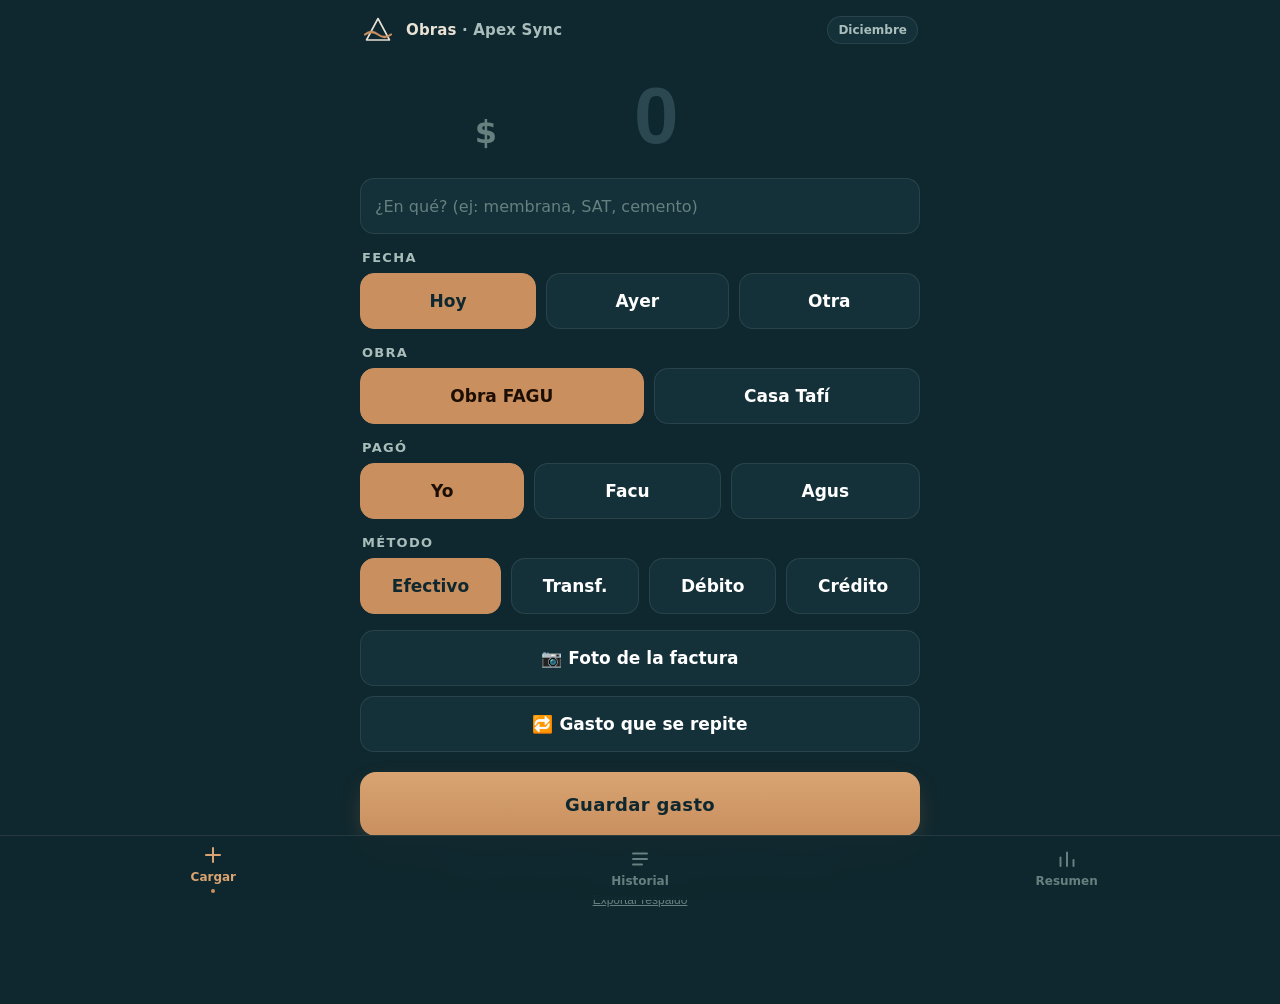
<file: index.html>
<!doctype html>
<html lang="es">
<head>
<meta charset="utf-8">
<meta name="viewport" content="width=device-width, initial-scale=1, viewport-fit=cover, user-scalable=no">
<title>Obras · Apex Sync</title>
<meta name="theme-color" content="#0F272E">
<link rel="manifest" href="manifest.webmanifest">
<link rel="apple-touch-icon" href="icon-180.png">
<meta name="apple-mobile-web-app-capable" content="yes">
<meta name="apple-mobile-web-app-status-bar-style" content="black-translucent">
<meta name="apple-mobile-web-app-title" content="Obras AS">
<link rel="stylesheet" href="apex-sync.css">
</head>
<body>

<header class="topbar">
  <svg class="logo" viewBox="0 0 32 32" aria-hidden="true">
    <path d="M16 4.5 L27.5 26 H4.5 Z" fill="none" stroke="#E8E2D5" stroke-width="1.6" stroke-linejoin="round"/>
    <path d="M3 20.5 Q9.5 15.5 16 20.5 T29 20.5" fill="none" stroke="#C98F5F" stroke-width="2.2" stroke-linecap="round"/>
  </svg>
  <h1><b>Obras</b> · Apex Sync</h1>
  <span class="periodo" id="periodo"></span>
</header>

<!-- ============ CARGAR ============ -->
<main id="vista-cargar">
  <div class="monto-wrap">
    <div class="monto-box">
      <span class="signo">$</span>
      <input id="monto" class="monto money" type="text" inputmode="numeric" autocomplete="off" placeholder="0" aria-label="Monto">
    </div>
    <p class="foto-hint" id="foto-hint" hidden>Con foto podés dejar el monto vacío: Jarvis lo saca de la factura</p>
  </div>

  <div class="grupo">
    <input id="descripcion" class="field" type="text" autocomplete="off" placeholder="¿En qué? (ej: membrana, SAT, cemento)">
  </div>

  <div class="grupo">
    <label>Fecha</label>
    <div class="chips" id="chips-fecha">
      <button class="chip on" data-v="hoy">Hoy</button>
      <button class="chip" data-v="ayer">Ayer</button>
      <button class="chip" data-v="otra">Otra</button>
    </div>
    <input id="fecha" class="field" type="date" style="margin-top:10px" hidden>
  </div>

  <div class="grupo">
    <label>Obra</label>
    <div class="chips" id="chips-proyecto">
      <button class="chip chip--obra on" data-v="fagu_obra">Obra FAGU</button>
      <button class="chip chip--tafi" data-v="tafi">Casa Tafí</button>
    </div>
  </div>

  <div class="grupo">
    <label>Pagó</label>
    <div class="chips" id="chips-quien">
      <button class="chip chip--jose on" data-v="jose">Yo</button>
      <button class="chip chip--facu" data-v="facu">Facu</button>
      <button class="chip chip--agus" data-v="agus">Agus</button>
    </div>
  </div>

  <div class="grupo">
    <label>Método</label>
    <div class="chips" id="chips-metodo">
      <button class="chip on" data-v="efectivo">Efectivo</button>
      <button class="chip" data-v="transferencia">Transf.</button>
      <button class="chip" data-v="debito">Débito</button>
      <button class="chip" data-v="credito">Crédito</button>
    </div>
  </div>

  <div class="grupo" id="grupo-tarjeta" hidden>
    <label>Tarjeta</label>
    <div class="chips" id="chips-tarjeta">
      <button class="chip on" data-v="Visa Francés BBVA">V. Francés BBVA</button>
      <button class="chip" data-v="Visa BBVA">V. BBVA</button>
      <button class="chip" data-v="Nación">Nación</button>
      <button class="chip" data-v="__otra">Otra</button>
    </div>
    <input id="tarjeta-otra" class="field" type="text" placeholder="¿Qué tarjeta?" style="margin-top:10px" hidden>
  </div>

  <div class="grupo" id="grupo-cuotas" hidden>
    <label>Cuotas</label>
    <div class="chips chips--compact" id="chips-cuotas">
      <button class="chip on" data-v="1">1</button>
      <button class="chip" data-v="3">3</button>
      <button class="chip" data-v="6">6</button>
      <button class="chip" data-v="12">12</button>
    </div>
  </div>

  <div class="grupo">
    <button id="btn-foto" class="chip chip--toggle">📷 Foto de la factura</button>
    <input id="foto-input" type="file" accept="image/*" hidden>
    <button id="recurrente" class="chip chip--toggle" style="margin-top:10px">🔁 Gasto que se repite</button>
  </div>

  <div class="grupo" id="grupo-rec-meses" hidden>
    <label>¿Cuántos meses?</label>
    <div class="chips chips--compact" id="chips-rec-meses">
      <button class="chip" data-v="2">2</button>
      <button class="chip" data-v="3">3</button>
      <button class="chip" data-v="6">6</button>
      <button class="chip on" data-v="12">12</button>
      <button class="chip" data-v="24">24</button>
      <button class="chip" data-v="inf">Sin fin</button>
    </div>
  </div>

  <button id="guardar" class="btn-primary">Guardar gasto</button>

  <div style="text-align:center"><button class="pendientes" id="pendientes"></button></div>

  <footer class="pie">
    Se guarda al instante · quedó a la vista de los tres en el Historial
    <br><button class="lnk" id="exportar">Exportar respaldo</button>
  </footer>
</main>

<!-- v10: NO HAY GATE DE CLAVE. Los tres hermanos usan la misma app y entran
     directo. La clave de lectura viaja embebida en el código y se manda sola
     a la RPC (igual que en /agus/ y /facu/). Nadie tipea nada nunca más. -->

<!-- ============ HISTORIAL ============ -->
<main id="vista-historial" hidden>
  <div class="seccion"><h2>Historial</h2><button class="accion" id="refrescar-hist">↻ Actualizar</button></div>
  <input id="buscador" class="field field--busca" type="search" autocomplete="off" placeholder="Buscar gasto, tarjeta, monto…">
  <div class="filtros" id="filtro-quien">
    <button class="chip on" data-v="todos">Todos</button>
    <button class="chip chip--jose" data-v="jose">José</button>
    <button class="chip chip--facu" data-v="facu">Facu</button>
    <button class="chip chip--agus" data-v="agus">Agus</button>
  </div>
  <div class="filtros" id="filtro-proyecto">
    <button class="chip on" data-v="todos">Ambas obras</button>
    <button class="chip chip--obra" data-v="fagu_obra">Obra FAGU</button>
    <button class="chip chip--tafi" data-v="tafi">Casa Tafí</button>
  </div>
  <p class="hist-stats" id="hist-stats"></p>
  <div id="hist-lista"></div>
</main>

<!-- ============ RESUMEN ============ -->
<main id="vista-resumen" hidden>
  <div class="seccion"><h2>Resumen</h2><button class="accion" id="refrescar-res">↻ Actualizar</button></div>
  <div id="res-contenido"></div>
  <p class="pie" id="actualizado"></p>
</main>

<!-- ============ TABBAR ============ -->
<nav class="tabbar">
  <button class="tab act" id="tab-cargar" aria-label="Cargar">
    <svg width="22" height="22" viewBox="0 0 22 22" fill="none" stroke="currentColor" stroke-width="2" stroke-linecap="round"><path d="M11 4v14M4 11h14"/></svg>
    Cargar
  </button>
  <button class="tab" id="tab-historial" aria-label="Historial">
    <svg width="22" height="22" viewBox="0 0 22 22" fill="none" stroke="currentColor" stroke-width="2" stroke-linecap="round"><path d="M4 5.5h14M4 11h14M4 16.5h9"/></svg>
    Historial
  </button>
  <button class="tab" id="tab-resumen" aria-label="Resumen">
    <svg width="22" height="22" viewBox="0 0 22 22" fill="none" stroke="currentColor" stroke-width="2" stroke-linecap="round"><path d="M4.5 18V9.5M11 18V4.5M17.5 18v-6"/></svg>
    Resumen
  </button>
</nav>

<!-- ============ HOJA DE EDICIÓN (v8) ============ -->
<div class="hoja-fondo" id="ed-fondo" hidden></div>
<section class="hoja" id="ed-hoja" role="dialog" aria-modal="true" aria-labelledby="ed-titulo" tabindex="-1" hidden>
  <div class="hoja-grip" aria-hidden="true"></div>
  <div class="hoja-head">
    <h2 id="ed-titulo">Editar gasto</h2>
    <button class="hoja-x" id="ed-cerrar" aria-label="Cerrar sin guardar">✕</button>
  </div>
  <p class="hoja-sub" id="ed-sub"></p>

  <div class="grupo">
    <label for="ed-monto">Monto</label>
    <div class="ed-monto-box">
      <span class="signo" aria-hidden="true">$</span>
      <input id="ed-monto" class="field field--monto money" type="text" inputmode="numeric" autocomplete="off" placeholder="0">
    </div>
  </div>

  <div class="grupo">
    <label for="ed-desc">Descripción</label>
    <input id="ed-desc" class="field" type="text" autocomplete="off" maxlength="120" placeholder="¿En qué?">
  </div>

  <div class="grupo">
    <label for="ed-fecha">Fecha</label>
    <input id="ed-fecha" class="field" type="date">
  </div>

  <div class="grupo">
    <label>Obra</label>
    <div class="chips" id="ed-chips-proyecto">
      <button class="chip chip--obra" data-v="fagu_obra">Obra FAGU</button>
      <button class="chip chip--tafi" data-v="tafi">Casa Tafí</button>
    </div>
  </div>

  <div class="grupo">
    <label>Pagó</label>
    <div class="chips" id="ed-chips-quien">
      <button class="chip chip--jose" data-v="jose">José</button>
      <button class="chip chip--facu" data-v="facu">Facu</button>
      <button class="chip chip--agus" data-v="agus">Agus</button>
    </div>
  </div>

  <div class="grupo">
    <label>Método</label>
    <div class="chips" id="ed-chips-metodo">
      <button class="chip" data-v="efectivo">Efectivo</button>
      <button class="chip" data-v="transferencia">Transf.</button>
      <button class="chip" data-v="debito">Débito</button>
      <button class="chip" data-v="credito">Crédito</button>
    </div>
  </div>

  <div class="grupo" id="ed-grupo-tarjeta" hidden>
    <label>Tarjeta</label>
    <div class="chips" id="ed-chips-tarjeta"></div>
    <input id="ed-tarjeta-otra" class="field" type="text" maxlength="40" placeholder="¿Qué tarjeta?" style="margin-top:10px" hidden>
  </div>

  <div class="grupo" id="ed-grupo-cuotas" hidden>
    <label>Cuotas</label>
    <div class="chips chips--compact" id="ed-chips-cuotas"></div>
  </div>

  <button class="btn-primary" id="ed-guardar">Guardar cambios</button>
  <button class="btn-borrar" id="ed-borrar">🗑 Eliminar gasto</button>

  <div class="confirmar" id="ed-confirmar" hidden>
    <b>¿Seguro que querés borrar este gasto?</b>
    <span>No se puede deshacer.</span>
    <div class="confirmar-btns">
      <button class="btn-ghost" id="ed-no">No, dejalo</button>
      <button class="btn-borrar" id="ed-si">Sí, borrar</button>
    </div>
  </div>

  <p class="hoja-nota" id="ed-nota" hidden></p>
</section>

<div class="overlay" id="foto-overlay"><img id="foto-grande" alt="factura"><span>tocá para cerrar</span></div>
<div class="toast" id="toast" role="status"></div>

<script>
const SUPABASE_URL = 'https://kfiywiqivibktzakclyv.supabase.co';
const ANON_KEY = 'eyJhbGciOiJIUzI1NiIsInR5cCI6IkpXVCJ9.eyJpc3MiOiJzdXBhYmFzZSIsInJlZiI6ImtmaXl3aXFpdmlia3R6YWtjbHl2Iiwicm9sZSI6ImFub24iLCJpYXQiOjE3ODMyMTA1MTgsImV4cCI6MjA5ODc4NjUxOH0.Z1DQW5ySGolzrjsqeesg824cpctqa04BOS2RSH4NTNo';
const TABLA = 'gastos_obras';
const RPC_LISTA = 'gastos_obras_lista';
const LS_KEY = 'gastos_obras_v1';
// v10 — SIN CLAVE. La clave de lectura de la obra viaja acá y se manda sola.
// El backend la sigue exigiendo (RLS insert-only + RPC con clave), pero el
// que la tipeaba era José. Es la MISMA que ya llevan embebida /agus/ y
// /facu/, así que esto no abre ninguna puerta nueva. La clave MAESTRA (la que
// puede borrar tablas enteras) NO está en este código, a propósito.
// 0152 (14-oct-2026) — CLAVE POR PERSONA. La clave ya NO está en el código:
// este HTML es público y cualquiera la leía. Se pide UNA vez por teléfono y
// queda guardada acá. Si el servidor la rechaza (403) se borra y se vuelve a pedir.
// Cada uno tiene la suya (José, Agus, Facu): abre la obra y lo propio.
const LS_MI_CLAVE = 'gastos_apex_mi_clave';
function leerMiClave(){
  let k = '';
  try{ k = localStorage.getItem(LS_MI_CLAVE) || ''; }catch(e){}
  while(!k){
    const t = window.prompt('Escribí tu clave de la app de gastos (te la pasa José). Se pide una sola vez.');
    if(t === null) break;
    k = t.trim().toLowerCase().replace(/\s+/g, '');
    if(k){ try{ localStorage.setItem(LS_MI_CLAVE, k); }catch(e){} }
  }
  return k;
}
function claveRechazada(){
  try{ localStorage.removeItem(LS_MI_CLAVE); }catch(e){}
  alert('La clave no es correcta. Volvé a escribirla.');
  location.reload();
  return new Promise(() => {});   // no sigue: la página se recarga
}
const MI_CLAVE = leerMiClave();

// Las fotos pasan por la CDN de Supabase, que guarda copia por URL: sin esto,
// una foto que ya vio alguien con clave la podía bajar cualquiera con la URL pelada.
let _sufijoFoto = null;
async function sufijoFoto(){
  if(_sufijoFoto === null){
    try{
      const d = await crypto.subtle.digest('SHA-256', new TextEncoder().encode('foto:' + MI_CLAVE));
      _sufijoFoto = '?c=' + Array.from(new Uint8Array(d)).slice(0, 12).map(b => b.toString(16).padStart(2, '0')).join('');
    }catch(e){ _sufijoFoto = '?c=' + Date.now(); }
  }
  return _sufijoFoto;
}
const CLAVE_OBRAS = MI_CLAVE;
const LS_CLAVE_VIEJA = 'gastos_obras_clave';   // solo para limpiarla
const H = {'apikey': ANON_KEY, 'Authorization': 'Bearer ' + ANON_KEY, 'x-gastos-clave': MI_CLAVE};

// Higiene: si el teléfono guardó la clave cuando existía el portón, se borra.
// No queda ninguna ruta de código que lea esto para decidir si mostrar algo.
try{ localStorage.removeItem(LS_CLAVE_VIEJA); }catch(e){}

const NOMBRES = {jose:'José', facu:'Facu', agus:'Agus'};
const INICIAL = {jose:'J', facu:'F', agus:'A'};
const PROYECTOS = {fagu_obra:'Obra FAGU', tafi:'Casa Tafí'};
const PROY_CLASE = {fagu_obra:'obra', tafi:'tafi'};
const METODO_TXT = {efectivo:'Efectivo', transferencia:'Transferencia', debito:'Débito', credito:'Crédito'};

// Regla de negocio: José usa los 4 métodos; Facu y Agus solo efectivo/transferencia.
const METODOS_POR_PERSONA = {
  jose: ['efectivo','transferencia','debito','credito'],
  facu: ['efectivo','transferencia'],
  agus: ['efectivo','transferencia'],
};

const sel = { fecha:'hoy', proyecto:'fagu_obra', quien:'jose', metodo:'efectivo', tarjeta:'Visa Francés BBVA', cuotas:1, recurrente:false, recMeses:'12' };
const filtro = { q:'', quien:'todos', proyecto:'todos' };

// ---------- helpers ----------
const $ = id => document.getElementById(id);
const esc = s => String(s == null ? '' : s).replace(/[&<>"']/g, c => ({'&':'&amp;','<':'&lt;','>':'&gt;','"':'&quot;',"'":'&#39;'}[c]));
const fmt$ = n => '$ ' + Math.round(n).toLocaleString('es-AR');
const fmtK = n => n >= 1e6 ? (n/1e6).toLocaleString('es-AR', {maximumFractionDigits:1}) + ' M'
              : n >= 1e3 ? Math.round(n/1e3) + ' k' : String(Math.round(n));
const uuid = () => (crypto.randomUUID ? crypto.randomUUID() : Date.now() + '-' + Math.random().toString(36).slice(2));

// EL redondeo: cada gasto se redondea UNA sola vez, acá, al peso que se ve
// en su fila. De ahí para arriba solo se suman enteros, así cualquier total
// es exactamente la suma de lo que se muestra (igual que en las apps de
// Agus y Facu — sin esto, el total decía $1 menos que José + Facu).
const montoEnt = f => Math.round(Number(f.monto) || 0);

// Para lo único que sigue dando decimales: las cuotas (un gasto dividido en
// N). Devuelve las partes en pesos enteros ajustadas para que sumen EXACTO
// el total redondeado. Método del resto mayor: el peso que sobra o falta va
// a la parte con la fracción más grande.
function partesRedondeadas(total, partes){
  const objetivo = Math.round(Number(total) || 0);
  const base = partes.map(v => Math.floor(Number(v) || 0));
  const orden = partes
    .map((v, i) => ({i, frac: (Number(v) || 0) - Math.floor(Number(v) || 0)}))
    .sort((a, b) => b.frac - a.frac);
  let resto = objetivo - base.reduce((s, v) => s + v, 0);
  if(!orden.length) return base;
  for(let k = 0; resto > 0; k++, resto--) base[orden[k % orden.length].i]++;
  for(let k = 0; resto < 0; k++, resto++) base[orden[orden.length - 1 - (k % orden.length)].i]--;
  return base;
}

let toastTimer = null;
function toast(msg, tipo){
  const t = $('toast');
  t.textContent = msg;
  t.className = 'toast show' + (tipo ? ' toast--' + tipo : '');
  clearTimeout(toastTimer);
  toastTimer = setTimeout(() => t.classList.remove('show'), 3200);
}

// ============================================================
// RED DE SEGURIDAD GLOBAL (v10)
// ------------------------------------------------------------
// Antes, CUALQUIER excepción suelta dejaba la app muda: los botones no
// respondían, la consola quedaba limpia y desde afuera era imposible saber
// qué pasó ("no funciona nada"). Ahora todo error visible se muestra en
// pantalla con el detalle, así se le puede sacar una foto y mandarla.
// Regla: la app avisa, nunca se muere en silencio.
let errVisto = false;
function mostrarFalla(origen, detalle){
  if(errVisto) return;          // un solo cartel; no tapar la app con diez
  errVisto = true;
  const d = document.createElement('div');
  d.id = 'falla-global';
  d.setAttribute('role','alert');
  d.style.cssText = 'position:fixed;left:12px;right:12px;bottom:96px;z-index:200;' +
    'background:#3A1410;border:1.5px solid #F2705F;border-radius:14px;padding:14px 16px;' +
    'color:#FFE9E4;font:600 13px -apple-system,BlinkMacSystemFont,system-ui,sans-serif;' +
    'box-shadow:0 12px 32px -8px rgba(0,0,0,.7)';
  d.innerHTML = '<b style="display:block;font-size:14px;margin-bottom:4px">Algo falló en la app</b>' +
    '<span style="display:block;opacity:.85;word-break:break-word">' + esc(origen + ': ' + detalle) + '</span>' +
    '<span style="display:block;margin-top:8px;opacity:.7">Mandale esta captura a Jarvis.</span>' +
    '<button style="margin-top:10px;width:100%;min-height:40px;border-radius:10px;cursor:pointer;' +
    'background:#F2705F;border:none;color:#2A0904;font-weight:800;font-size:13px">Recargar la app</button>';
  d.querySelector('button').addEventListener('click', () => location.reload());
  document.body.appendChild(d);
}
window.addEventListener('error', e => mostrarFalla('Error', (e.message || 'desconocido') + ' (línea ' + e.lineno + ')'));
window.addEventListener('unhandledrejection', e => {
  const r = e.reason;
  mostrarFalla('Promesa', (r && (r.message || r)) || 'desconocido');
});

function isoLocal(d){
  return d.getFullYear() + '-' + String(d.getMonth()+1).padStart(2,'0') + '-' + String(d.getDate()).padStart(2,'0');
}
const hoyLocal = () => isoLocal(new Date());
function fechaElegida(){
  if(sel.fecha === 'otra') return $('fecha').value || hoyLocal();
  if(sel.fecha === 'ayer'){ const d = new Date(); d.setDate(d.getDate()-1); return isoLocal(d); }
  return hoyLocal();
}
function etiquetaDia(fechaISO){
  const d = new Date(); d.setDate(d.getDate()-1);
  const ayer = isoLocal(d);
  const [y, m, dd] = fechaISO.split('-').map(Number);
  const txt = new Date(y, m-1, dd).toLocaleDateString('es-AR', {weekday:'short', day:'numeric', month:'short'}).replace(/\./g,'');
  if(fechaISO === hoyLocal()) return 'Hoy · ' + txt;
  if(fechaISO === ayer) return 'Ayer · ' + txt;
  return txt;
}

const mesNombre = new Date().toLocaleDateString('es-AR', {month:'long'});
$('periodo').textContent = mesNombre.charAt(0).toUpperCase() + mesNombre.slice(1);

// ---------- chips del form ----------
function initChips(id, campo, cb){
  const box = $(id);
  box.addEventListener('click', e => {
    const b = e.target.closest('.chip'); if(!b || b.classList.contains('off')) return;
    box.querySelectorAll('.chip').forEach(c => c.classList.remove('on'));
    b.classList.add('on');
    sel[campo] = campo === 'cuotas' ? parseInt(b.dataset.v, 10) : b.dataset.v;
    if(cb) cb(b.dataset.v);
  });
}

initChips('chips-fecha','fecha', v => {
  const f = $('fecha');
  f.hidden = v !== 'otra';
  if(v === 'otra' && !f.value) f.value = hoyLocal();
});
initChips('chips-proyecto','proyecto');
initChips('chips-quien','quien', aplicarReglaMetodos);
initChips('chips-metodo','metodo', aplicarGruposTarjeta);
initChips('chips-tarjeta','tarjeta', v => { $('tarjeta-otra').hidden = v !== '__otra'; });
initChips('chips-cuotas','cuotas');

function aplicarGruposTarjeta(){
  const conTarjeta = sel.metodo === 'debito' || sel.metodo === 'credito';
  $('grupo-tarjeta').hidden = !conTarjeta;
  $('grupo-cuotas').hidden = sel.metodo !== 'credito';
  if(!conTarjeta) $('tarjeta-otra').hidden = true;
  else $('tarjeta-otra').hidden = sel.tarjeta !== '__otra';
}

function aplicarReglaMetodos(){
  const permitidos = METODOS_POR_PERSONA[sel.quien];
  const box = $('chips-metodo');
  box.querySelectorAll('.chip').forEach(c => {
    const ok = permitidos.includes(c.dataset.v);
    c.classList.toggle('off', !ok);
    if(!ok && c.classList.contains('on')){
      c.classList.remove('on');
      sel.metodo = 'efectivo';
      box.querySelector('[data-v="efectivo"]').classList.add('on');
    }
  });
  aplicarGruposTarjeta();
}
aplicarReglaMetodos();

// v4: los recurrentes VUELVEN a obras (pedido de José 11-ago). Mismo control
// que en las finanzas personales: "se repite N meses" (2-24) o sin fin.
// Crédito + recurrente: manda el crédito (las cuotas ya proyectan solas).
const recEl = $('recurrente');
function pintarRec(){
  recEl.classList.toggle('on', sel.recurrente);
  recEl.textContent = !sel.recurrente ? '🔁 Gasto que se repite'
    : (sel.recMeses === 'inf' ? '🔁 Se repite sin fin' : '🔁 Se repite ' + sel.recMeses + ' meses');
  $('grupo-rec-meses').hidden = !sel.recurrente;
}
recEl.addEventListener('click', () => { sel.recurrente = !sel.recurrente; pintarRec(); });
initChips('chips-rec-meses','recMeses', pintarRec);

// ---------- foto ----------
const fotoInput = $('foto-input');
const btnFoto = $('btn-foto');
btnFoto.addEventListener('click', () => fotoInput.click());
fotoInput.addEventListener('change', () => {
  const hay = fotoInput.files && fotoInput.files.length;
  btnFoto.classList.toggle('on', !!hay);
  btnFoto.textContent = hay ? '📷 ✓ Foto lista' : '📷 Foto de la factura';
  $('foto-hint').hidden = !hay;
});

async function comprimirFoto(file){
  const img = await createImageBitmap(file);
  const max = 1600;
  const escala = Math.min(1, max / Math.max(img.width, img.height));
  const c = document.createElement('canvas');
  c.width = Math.round(img.width * escala);
  c.height = Math.round(img.height * escala);
  c.getContext('2d').drawImage(img, 0, 0, c.width, c.height);
  return new Promise(res => c.toBlob(res, 'image/jpeg', 0.8));
}

async function subirFoto(file, fecha){
  const blob = await comprimirFoto(file);
  const path = 'obras/' + fecha + '-' + Date.now() + '-' + Math.random().toString(36).slice(2, 8) + '.jpg';
  const r = await fetch(SUPABASE_URL + '/storage/v1/object/facturas/' + path, {
    method:'POST', headers:{...H, 'Content-Type':'image/jpeg'}, body: blob,
  });
  return r.ok ? path : null;
}

// ---------- monto ----------
const montoEl = $('monto');
montoEl.addEventListener('input', () => {
  const n = montoEl.value.replace(/\D/g,'');
  montoEl.value = n ? Number(n).toLocaleString('es-AR') : '';
});

// ---------- persistencia local + POST con anti-duplicados ----------
function leerLS(){ try{ return JSON.parse(localStorage.getItem(LS_KEY)) || []; }catch(e){ return []; } }

// v10: escribir NUNCA puede tirar. Si el teléfono se queda sin espacio
// (QuotaExceededError, iOS con poco disco) el botón "Guardar" se colgaba en
// "Guardando…" para siempre y no se podía cargar nada. Ahora, si no entra,
// se tiran los gastos VIEJOS YA SINCRONIZADOS (los que están en el servidor,
// no se pierde nada) y se reintenta. Los pendientes no se tocan jamás.
function escribirLS(a){
  try{ localStorage.setItem(LS_KEY, JSON.stringify(a)); return true; }
  catch(e){
    try{
      const pendientes = a.filter(x => x.estado === 'pendiente');
      const sincronizados = a.filter(x => x.estado !== 'pendiente');
      // se conservan los 30 sincronizados más nuevos, el resto ya vive en la DB
      const podado = sincronizados.slice(-30).concat(pendientes);
      localStorage.setItem(LS_KEY, JSON.stringify(podado));
      toast('Se liberó espacio en el teléfono — tus gastos están a salvo', 'warn');
      return true;
    }catch(e2){
      toast('El teléfono no tiene espacio para guardar acá — revisá que el gasto haya subido', 'error');
      return false;
    }
  }
}

// Anti-duplicados: cada gasto viaja con un local_id único (índice UNIQUE en
// la DB). Si el teléfono reintenta un envío que ya había llegado, la base
// contesta 409 (duplicado) y se toma como "ya guardado" — no se duplica.
// OJO: no se usa on_conflict/ignore-duplicates porque el RLS es insert-only
// (sin SELECT para anon) y ese modo necesita leer la fila en conflicto.
// Resiliencia de esquema: si a la DB le falta una columna nueva (p.ej.
// `recurrente_meses` antes de correr SETUP-GASTOS-V7.sql), se reintenta
// sin ella — la marca queda solo local hasta que corra el SQL.
const OPCIONALES = {local_id:true, relevar:true, recurrente_meses:true};

async function postSupabase(gasto){
  for(let i = 0; i <= Object.keys(OPCIONALES).length; i++){
    const body = {...gasto};
    for(const c in OPCIONALES) if(!OPCIONALES[c]) delete body[c];
    const r = await fetch(SUPABASE_URL + '/rest/v1/' + TABLA, {
      method:'POST',
      headers:{...H, 'Content-Type':'application/json', 'Prefer':'return=minimal'},
      body: JSON.stringify(body),
    });
    if(r.ok) return true;
    let msg = '';
    try{ msg = await r.text(); }catch(e){}
    if(r.status === 409 && /23505|duplicate/i.test(msg)) return true;   // ya estaba
    let cambio = false;
    for(const c in OPCIONALES){
      if(OPCIONALES[c] && (c in body) && msg.includes(c)){ OPCIONALES[c] = false; cambio = true; }
    }
    if(!cambio) return false;   // error real, no de columnas
  }
  return false;
}

function refrescarPendientes(){
  const n = leerLS().filter(x => x.estado === 'pendiente').length;
  const el = $('pendientes');
  el.textContent = n ? ('⚠ ' + n + ' en cola sin sincronizar — tocá para reintentar') : '';
  el.classList.toggle('show', n > 0);
}

let reintentando = false;
async function reintentarPendientes(avisar){
  if(reintentando || !navigator.onLine) { refrescarPendientes(); return; }
  reintentando = true;
  const hist = leerLS();
  let enviados = 0;
  for(const item of hist){
    if(item.estado !== 'pendiente') continue;
    const {estado, ...gasto} = item;   // el local_id VIAJA con el gasto (dedup)
    try{ if(await postSupabase(gasto)){ item.estado = 'ok'; enviados++; } }catch(e){}
  }
  if(enviados){ escribirLS(hist); filasCache = null; }
  reintentando = false;
  refrescarPendientes();
  if(avisar && enviados) toast('✓ ' + enviados + ' gasto(s) sincronizado(s)', 'ok');
}

$('pendientes').addEventListener('click', () => reintentarPendientes(true));
window.addEventListener('online', () => reintentarPendientes(true));
setInterval(() => { if(leerLS().some(x => x.estado === 'pendiente')) reintentarPendientes(false); }, 60000);

// ---------- guardar ----------
const btn = $('guardar');
btn.addEventListener('click', async () => {
  const monto = Number(montoEl.value.replace(/\D/g,''));
  const hayFoto = !!(fotoInput.files && fotoInput.files.length);
  // Con foto, el monto puede ir vacío: queda marcado para que Jarvis
  // lo saque de la factura (flag `relevar`).
  if(!monto && !hayFoto){ montoEl.focus(); return; }
  const esCredito = sel.metodo === 'credito';
  const conTarjeta = esCredito || sel.metodo === 'debito';
  let tarjeta = null;
  if(conTarjeta){
    tarjeta = sel.tarjeta === '__otra'
      ? ($('tarjeta-otra').value.trim() || 'Otra')
      : sel.tarjeta;
  }
  btn.disabled = true; btn.textContent = 'Guardando…';

  let foto_path = null;
  if(hayFoto){
    try{ foto_path = await subirFoto(fotoInput.files[0], fechaElegida()); }catch(e){}
  }

  const gasto = {
    fecha: fechaElegida(),
    monto: monto || 0,
    descripcion: $('descripcion').value.trim(),
    proyecto: sel.proyecto,
    quien: sel.quien,
    metodo: sel.metodo,
    tarjeta: tarjeta,
    cuotas: esCredito ? sel.cuotas : 1,
    es_recurrente: sel.recurrente,
    foto_path: foto_path,
    local_id: uuid(),
  };
  if(sel.recurrente && sel.recMeses !== 'inf') gasto.recurrente_meses = Number(sel.recMeses);
  if(!monto && hayFoto) gasto.relevar = true;

  const hist = leerLS();
  const item = {...gasto, estado:'pendiente'};
  hist.push(item); escribirLS(hist);

  let ok = false;
  try{ ok = await postSupabase(gasto); }catch(e){}
  if(ok){ item.estado = 'ok'; escribirLS(hist); }
  filasCache = null;               // el historial se refresca con el gasto nuevo

  const fotoFallo = hayFoto && !foto_path;
  if(navigator.vibrate) navigator.vibrate(ok ? 30 : [60,60,60]);
  btn.classList.add('ok');
  btn.textContent = ok ? '✓ Guardado' : '✓ Guardado acá';
  if(!ok){
    toast(navigator.onLine
      ? 'No se pudo guardar en el servidor — quedó en cola y se reintenta solo'
      : 'Sin conexión — quedó en cola, se envía al volver la señal', 'error');
  } else if(fotoFallo){
    toast(monto
      ? 'Gasto guardado, pero la foto no subió'
      : 'Guardado sin foto ni monto — completalo a mano después', 'warn');
  } else if(!monto){
    toast('✓ Guardado — Jarvis saca el monto de la factura', 'ok');
  } else {
    toast('✓ Guardado — ya figura arriba del Historial', 'ok');
  }
  setTimeout(() => {
    btn.classList.remove('ok'); btn.disabled = false; btn.textContent = 'Guardar gasto';
    montoEl.value = ''; $('descripcion').value = '';
    sel.fecha = 'hoy'; $('fecha').hidden = true; $('fecha').value = '';
    document.querySelectorAll('#chips-fecha .chip').forEach(c => c.classList.toggle('on', c.dataset.v === 'hoy'));
    sel.recurrente = false; sel.recMeses = '12';
    document.querySelectorAll('#chips-rec-meses .chip').forEach(c => c.classList.toggle('on', c.dataset.v === '12'));
    pintarRec();
    fotoInput.value = ''; btnFoto.classList.remove('on'); btnFoto.textContent = '📷 Foto de la factura';
    $('foto-hint').hidden = true;
  }, 1500);
  refrescarPendientes();
});

$('exportar').addEventListener('click', () => {
  const data = JSON.stringify(leerLS(), null, 2);
  const blob = new Blob([data], {type:'application/json'});
  const a = document.createElement('a');
  a.href = URL.createObjectURL(blob);
  a.download = 'gastos-obras-respaldo.json';
  a.click();
});

// ---------- datos (RPC con clave + cache en memoria) ----------
let filasCache = null;
async function traerFilas(force){
  if(filasCache && !force) return filasCache;
  const r = await fetch(SUPABASE_URL + '/rest/v1/rpc/' + RPC_LISTA, {
    method:'POST',
    headers:{...H, 'Content-Type':'application/json'},
    body: JSON.stringify({clave: CLAVE_OBRAS}),
  });
  if(r.status === 403) return claveRechazada();
  if(!r.ok) throw new Error('server');
  const filas = await r.json();
  // `fecha` se usa para ordenar, agrupar y proyectar. Una sola fila con
  // fecha nula tiraba TODO el render (pantalla trabada en "Cargando…").
  filasCache = (Array.isArray(filas) ? filas : [])
    .map(f => (typeof f.fecha === 'string' ? f : {...f, fecha: f.fecha ? String(f.fecha) : ''}));
  return filasCache;
}

// ---------- vistas ----------
// v10: tres vistas y nada más. No existe 'gate' ni pedirVista(): tocar
// Historial o Resumen entra directo, siempre.
function setVista(v){
  ['cargar','historial','resumen'].forEach(x => { $('vista-' + x).hidden = x !== v; });
  $('tab-cargar').classList.toggle('act', v === 'cargar');
  $('tab-historial').classList.toggle('act', v === 'historial');
  $('tab-resumen').classList.toggle('act', v === 'resumen');
  if(v === 'historial') abrirHistorial();
  if(v === 'resumen') abrirResumen();
}
$('tab-cargar').addEventListener('click', () => setVista('cargar'));
$('tab-historial').addEventListener('click', () => setVista('historial'));
$('tab-resumen').addEventListener('click', () => setVista('resumen'));
$('refrescar-hist').addEventListener('click', () => abrirHistorial(true));
$('refrescar-res').addEventListener('click', () => abrirResumen(true));

// Red de seguridad: si el dibujado falla, se muestra el motivo en pantalla
// en vez de dejar el "Cargando…" para siempre.
const htmlFalla = e =>
  '<div class="vacio"><b>No se pudo dibujar la lista</b>' +
  esc(String((e && e.message) || e)) + '<br>Tocá ↻ Actualizar.</div>';

// ---------- HISTORIAL ----------
let buscaTimer = null;
$('buscador').addEventListener('input', () => {
  clearTimeout(buscaTimer);
  buscaTimer = setTimeout(() => { filtro.q = $('buscador').value.trim().toLowerCase(); renderHistorial(); }, 180);
});
function initFiltro(id, campo){
  $(id).addEventListener('click', e => {
    const b = e.target.closest('.chip'); if(!b) return;
    $(id).querySelectorAll('.chip').forEach(c => c.classList.remove('on'));
    b.classList.add('on');
    filtro[campo] = b.dataset.v;
    renderHistorial();
  });
}
initFiltro('filtro-quien','quien');
initFiltro('filtro-proyecto','proyecto');

async function abrirHistorial(force){
  const cont = $('hist-lista');
  if(!filasCache || force){
    cont.innerHTML = '<div class="vacio">Cargando…</div>';
    $('hist-stats').textContent = '';
    try{ await traerFilas(true); }
    catch(e){
      cont.innerHTML = '<div class="vacio"><b>' + (navigator.onLine ? 'Error del servidor' : 'Sin conexión') + '</b>Tocá ↻ Actualizar para probar de nuevo.</div>';
      return;
    }
  }
  // Se pregunta UNA vez si el servidor sabe editar. Si falla la pregunta, no
  // pasa nada: se dibuja igual, solo que sin lápices.
  try{ await mantenimientoDisponible(); }catch(e){ mantenimientoOK = false; }
  try{ renderHistorial(); }
  catch(e){ cont.innerHTML = htmlFalla(e); }
}

function coincide(f){
  if(filtro.quien !== 'todos' && f.quien !== filtro.quien) return false;
  if(filtro.proyecto !== 'todos' && f.proyecto !== filtro.proyecto) return false;
  if(!filtro.q) return true;
  const blob = [f.descripcion, f.tarjeta, NOMBRES[f.quien], PROYECTOS[f.proyecto],
                METODO_TXT[f.metodo], String(f.monto)].join(' ').toLowerCase();
  return blob.includes(filtro.q);
}

function filaHTML(f){
  const badge = f.metodo === 'credito'
    ? '<span class="badge badge--credito">Crédito ' + (Number(f.cuotas) || 1) + '×</span>'
    : '<span class="badge">' + (METODO_TXT[f.metodo] || esc(f.metodo)) + '</span>';
  const extra = f.tarjeta ? '<span class="extra">' + esc(f.tarjeta) + '</span>' : '';
  const rec = f.es_recurrente
    ? '<span class="badge badge--recurrente">🔁 ' + (Number(f.recurrente_meses) ? Number(f.recurrente_meses) + ' meses' : 'fijo') + '</span>' : '';
  const rev = f.relevar ? '<span class="badge badge--relevar">🔎 Jarvis la está leyendo</span>' : '';
  const cola = f._pendiente ? '<span class="badge badge--cola">⏳ en cola</span>' : '';
  const thumb = f.foto_path
    ? '<button class="thumb" data-foto="' + esc(f.foto_path) + '" aria-label="Ver factura"><span>📷</span></button>' : '';
  const importe = (f.relevar && !Number(f.monto)) ? '$ —' : fmt$(montoEnt(f));
  // v10: el lápiz aparece SOLO si el servidor sabe editar (ver
  // mantenimientoDisponible). Y la hoja se abre SOLO tocando el lápiz: tocar
  // la fila entera hacía que, al recorrer el historial con el pulgar, saltara
  // la hoja de edición encima de todo y pareciera que la app se trababa.
  const edita = editable(f);
  const k = claveFila(f);
  const lapiz = edita
    ? '<button class="ed-lapiz" data-k="' + esc(k) + '" aria-label="Editar ' + esc(f.descripcion || 'gasto') + '">✏️</button>' : '';
  const cls = 'gasto gasto--' + (PROY_CLASE[f.proyecto] || 'obra') +
              (thumb ? ' gasto--conthumb' : '') + (edita ? ' gasto--editable' : '');
  return '<div class="' + cls + '">' +
    '<div class="avatar avatar--' + esc(f.quien) + '">' + (INICIAL[f.quien] || '?') + '</div>' +
    '<div class="info"><div class="desc">' + esc(f.descripcion || '(sin detalle)') + '</div>' +
    '<div class="meta">' + badge + extra + rec + rev + cola + '</div></div>' +
    thumb +
    '<div class="importe"><div class="m money">' + importe + '</div>' +
    '<div class="f">' + (NOMBRES[f.quien] || '') + '</div></div>' +
    lapiz +
  '</div>';
}

function renderHistorial(){
  const cont = $('hist-lista');
  if(!filasCache) return;
  // Pendientes locales arriba (todavía no llegaron al server) — sin duplicar
  const enServer = new Set(filasCache.map(f => f.local_id).filter(Boolean));
  const pendientes = leerLS()
    .filter(x => x.estado === 'pendiente' && !enServer.has(x.local_id))
    .map(x => ({...x, fecha: String(x.fecha || hoyLocal()), _pendiente:true, id: Infinity}));
  const todas = [...pendientes, ...filasCache]
    .sort((a, b) => String(b.fecha || '').localeCompare(String(a.fecha || '')) || (b.id || 0) - (a.id || 0));
  const filtradas = todas.filter(coincide);

  // Índice para la hoja de edición: de la fila del HTML al objeto real.
  filasIdx.clear();
  for(const f of filtradas) filasIdx.set(claveFila(f), f);

  const totalF = filtradas.reduce((s, f) => s + montoEnt(f), 0);
  $('hist-stats').textContent = filtradas.length
    ? filtradas.length + ' gasto' + (filtradas.length === 1 ? '' : 's') + ' · ' + fmt$(totalF)
    : '';

  if(!filtradas.length){
    cont.innerHTML = filasCache.length || pendientes.length
      ? '<div class="vacio"><b>Nada con ese filtro</b>Probá con otra búsqueda.</div>'
      : '<div class="vacio"><b>Todavía no hay gastos de obra</b>Cargá el primero desde la pestaña Cargar.</div>';
    return;
  }

  let html = '', diaActual = null;
  for(const f of filtradas){
    if(f.fecha !== diaActual){
      diaActual = f.fecha;
      const delDia = filtradas.filter(x => x.fecha === f.fecha);
      const totDia = delDia.reduce((s, x) => s + montoEnt(x), 0);
      html += '<div class="dia-head"><span class="dia">' + esc(etiquetaDia(f.fecha)) + '</span>' +
              '<b class="money">' + fmt$(totDia) + '</b></div>';
    }
    html += filaHTML(f);
  }
  cont.innerHTML = html;
  cont.querySelectorAll('[data-foto]').forEach(el => {
    cargarThumb(el);
    el.addEventListener('click', e => { e.stopPropagation(); verFoto(el.dataset.foto); });
  });
  cont.querySelectorAll('.ed-lapiz[data-k]').forEach(el => {
    el.addEventListener('click', e => { e.stopPropagation(); abrirEditor(el.dataset.k); });
  });
}

// Miniaturas: el bucket es privado → se bajan con la anon key y se cachean
const thumbCache = new Map();
async function bajarFoto(path){
  if(thumbCache.has(path)) return thumbCache.get(path);
  const r = await fetch(SUPABASE_URL + '/storage/v1/object/facturas/' + path + await sufijoFoto(), {headers: H});
  if(!r.ok) throw new Error('foto');
  const url = URL.createObjectURL(await r.blob());
  thumbCache.set(path, url);
  return url;
}
async function cargarThumb(el){
  try{
    const url = await bajarFoto(el.dataset.foto);
    el.innerHTML = '<img src="' + url + '" alt="factura">';
  }catch(e){}
}
async function verFoto(path){
  try{
    $('foto-grande').src = await bajarFoto(path);
    $('foto-overlay').classList.add('show');
  }catch(e){ toast('No se pudo abrir la foto', 'error'); }
}
$('foto-overlay').addEventListener('click', () => $('foto-overlay').classList.remove('show'));

// ---------- RESUMEN ----------
async function abrirResumen(force){
  const cont = $('res-contenido');
  $('actualizado').textContent = '';
  if(!filasCache || force){
    cont.innerHTML = '<div class="vacio">Cargando…</div>';
    try{ await traerFilas(true); }
    catch(e){
      cont.innerHTML = '<div class="vacio"><b>' + (navigator.onLine ? 'Error del servidor' : 'Sin conexión') + '</b>Tocá ↻ Actualizar para probar de nuevo.</div>';
      return;
    }
  }
  if(!filasCache.length){
    cont.innerHTML = '<div class="vacio"><b>Todavía no hay gastos de obra</b>Cargá el primero desde la pestaña Cargar.</div>';
    return;
  }
  try{ renderResumen(filasCache); }
  catch(e){ cont.innerHTML = htmlFalla(e); return; }
  $('actualizado').textContent = 'Actualizado ' + new Date().toLocaleTimeString('es-AR', {hour:'2-digit', minute:'2-digit'});
}

// Regla: TODA compra a crédito impacta los meses siguientes (aun en 1 cuota).
// Recurrentes (v4): respetan el horizonte elegido — N meses en total (el
// gasto cargado cuenta como pago 1) o sin fin si no se puso límite.
// v10 — Crédito + recurrente: manda EL RECURRENTE (antes mandaba el crédito
// y por eso los fijos pagados con tarjeta desaparecían de la proyección).
function proyectar(filas){
  const hoy = new Date();
  const meses = [];
  for(let k = 0; k < 6; k++){
    const d = new Date(hoy.getFullYear(), hoy.getMonth() + k, 1);
    meses.push({y: d.getFullYear(), m: d.getMonth(), items: []});
  }
  const idx = (y, m) => (y - meses[0].y) * 12 + (m - meses[0].m);
  for(const f of filas){
    const [fy, fm] = f.fecha.split('-').map(Number);
    const base = idx(fy, fm - 1);
    const etiqueta = f.descripcion || '(sin detalle)';
    const sub = (NOMBRES[f.quien] || f.quien) + ' · ' + (PROYECTOS[f.proyecto] || f.proyecto);
    const esCredito = f.metodo === 'credito';
    // v10 — FIX: un gasto que SE REPITE se proyecta todos los meses, se pague
    // como se pague. Antes la condición era `f.es_recurrente && !esCredito`:
    // si el fijo estaba en tarjeta (que es lo normal), ganaba la rama de
    // crédito, se proyectaba UNA sola cuota y al mes siguiente desaparecía
    // del "Comprometido".
    if(f.es_recurrente){
      const N = Number(f.recurrente_meses) || 0;   // 0 = sin fin
      for(let k = Math.max(0, base + 1); k < meses.length; k++){
        const nro = k - base + 1;                  // el gasto original fue el pago 1
        if(N && nro > N) break;
        meses[k].items.push({t: etiqueta,
                             sub: esCredito ? (sub + ' · ' + (f.tarjeta || 'Crédito')) : sub,
                             rec:true,
                             cuota: N ? nro + '/' + N : null, v: montoEnt(f)});
      }
    } else if(esCredito){
      const n = Math.max(1, Number(f.cuotas) || 1);
      const cuota = montoEnt(f) / n;
      for(let i = 1; i <= n; i++){
        const k = base + i;
        if(k >= 0 && k < meses.length)
          meses[k].items.push({t: etiqueta, sub, cuota: i + '/' + n, v: cuota});
      }
    }
  }
  return meses;
}

function barPath(x, y, w, h, r){
  r = Math.min(r, h);
  return 'M' + x + ' ' + (y + h) + ' V' + (y + r) +
         ' Q' + x + ' ' + y + ' ' + (x + r) + ' ' + y +
         ' H' + (x + w - r) +
         ' Q' + (x + w) + ' ' + y + ' ' + (x + w) + ' ' + (y + r) +
         ' V' + (y + h) + ' Z';
}

// Gráfico SVG propio: gasto por mes, últimos 6 meses (una serie = un color)
function chartMeses(filas, color){
  const hoy = new Date();
  const labs = [], vals = [];
  for(let k = 5; k >= 0; k--){
    const d = new Date(hoy.getFullYear(), hoy.getMonth() - k, 1);
    const ym = d.getFullYear() + '-' + String(d.getMonth() + 1).padStart(2, '0');
    labs.push(d.toLocaleDateString('es-AR', {month:'short'}).replace('.',''));
    vals.push(filas.filter(f => f.fecha.startsWith(ym)).reduce((s, f) => s + montoEnt(f), 0));
  }
  const max = Math.max(...vals, 1);
  const W = 320, base = 124, top = 26, bw = 34;
  const gap = (W - 6 * bw) / 7;
  let s = '<svg class="grafico" viewBox="0 0 320 150" role="img" aria-label="Gasto por mes: ' +
    labs.map((l, i) => l + ' ' + fmt$(vals[i])).join(', ') + '">';
  s += '<line x1="0" y1="' + (base + .5) + '" x2="320" y2="' + (base + .5) + '" stroke="rgba(232,226,213,.18)" stroke-width="1"/>';
  vals.forEach((v, i) => {
    const x = gap + (bw + gap) * i;
    const h = Math.max(v / max * (base - top), 2);
    const y = base - h;
    const cur = i === 5;
    s += '<path d="' + barPath(x, y, bw, h, 4) + '" fill="' + color + '"' + (cur ? '' : ' opacity=".55"') + '/>';
    s += '<text x="' + (x + bw/2) + '" y="' + (y - 6) + '" class="g-val' + (cur ? ' g-val--cur' : '') + '" text-anchor="middle">' + (v ? fmtK(v) : '—') + '</text>';
    s += '<text x="' + (x + bw/2) + '" y="142" class="g-lab" text-anchor="middle">' + esc(labs[i]) + '</text>';
  });
  s += '</svg>';
  return s;
}

function renderResumen(filas){
  const total = filas.reduce((s, f) => s + montoEnt(f), 0);
  const porQuien = {jose:0, facu:0, agus:0};
  const porProy = {};
  const nProy = {};
  for(const f of filas){
    porQuien[f.quien] = (porQuien[f.quien] || 0) + montoEnt(f);
    porProy[f.proyecto] = (porProy[f.proyecto] || 0) + montoEnt(f);
    nProy[f.proyecto] = (nProy[f.proyecto] || 0) + 1;
  }
  const pct = q => total ? (porQuien[q] / total * 100) : 0;

  // Últimos 30 días
  const d30 = new Date(); d30.setDate(d30.getDate() - 30);
  const corte30 = isoLocal(d30);
  const ult30 = filas.filter(f => f.fecha >= corte30);
  const total30 = ult30.reduce((s, f) => s + montoEnt(f), 0);

  // Comprometido a futuro (cuotas + fijos de los próximos meses).
  // Cada mes se redondea entero y el comprometido suma esos totales,
  // para que el stat card diga exactamente lo que suman las tarjetas.
  const meses = proyectar(filas).filter(m => m.items.length);
  const comprometido = meses.reduce((s, m) => s + Math.round(m.items.reduce((x, i) => x + i.v, 0)), 0);

  // HERO: total + onda firma + apilada por hermano
  let html =
    '<section class="hero">' +
      '<div class="etiqueta">Total invertido</div>' +
      '<div class="total money">' + fmt$(total) + '</div>' +
      '<svg class="onda" viewBox="0 0 220 14" aria-hidden="true">' +
        '<path d="M2 8 Q30 2 58 8 T114 8 T170 8 T226 8" fill="none" stroke="#C98F5F" stroke-width="1.6" stroke-linecap="round" opacity=".7"/>' +
      '</svg>' +
      '<div class="sub">' + filas.length + ' gastos entre los tres</div>' +
      '<div class="stacked" role="img" aria-label="' +
        ['jose','facu','agus'].map(q => NOMBRES[q] + ' ' + Math.round(pct(q)) + '%').join(', ') + '">' +
        ['jose','facu','agus'].filter(q => porQuien[q] > 0).map(q =>
          '<i style="width:' + pct(q).toFixed(1) + '%; background:var(--p-' + q + ')"></i>').join('') +
      '</div>' +
      '<div class="leyenda">' +
        ['jose','facu','agus'].map(q =>
          '<span><i style="background:var(--p-' + q + ')"></i>' + NOMBRES[q] + ' <b>' + fmt$(porQuien[q] || 0) + '</b></span>').join('') +
      '</div>' +
    '</section>';

  // STATS: por proyecto + últimos 30 días + comprometido
  html += '<div class="stat-grid">';
  for(const p of ['fagu_obra','tafi']){
    if(!porProy[p]) continue;
    html += '<div class="stat-card stat-card--' + PROY_CLASE[p] + '">' +
      '<div class="lbl">' + esc(PROYECTOS[p]) + '</div>' +
      '<div class="val money">' + fmt$(porProy[p]) + '</div>' +
      '<div class="sub">' + nProy[p] + ' gasto' + (nProy[p] === 1 ? '' : 's') + '</div>' +
    '</div>';
  }
  html += '<div class="stat-card stat-card--pearl">' +
      '<div class="lbl">Últimos 30 días</div>' +
      '<div class="val money">' + fmt$(total30) + '</div>' +
      '<div class="sub">' + ult30.length + ' gasto' + (ult30.length === 1 ? '' : 's') + '</div>' +
    '</div>';
  html += '<div class="stat-card stat-card--copper">' +
      '<div class="lbl">Comprometido</div>' +
      '<div class="val money">' + fmt$(comprometido) + '</div>' +
      '<div class="sub">cuotas + fijos que vienen</div>' +
    '</div>';
  html += '</div>';

  // CUÁNTO PUSO CADA UNO
  // ----------------------------------------------------------------
  // REGLA DE NEGOCIO (José, 15-ago-2026): la obra NO se divide en tres.
  // Cada hermano invierte lo que puede y recupera SU aporte cuando el
  // restaurante facture. Por eso acá no hay — ni puede haber — promedios,
  // "te deben", saldos entre hermanos ni partes iguales: solo el total y
  // el aporte acumulado de cada uno con su porcentaje real.
  const maxQuien = Math.max(...Object.values(porQuien), 1);
  html +=
    '<section class="card"><h3>Cuánto puso cada uno</h3><div class="bars">' +
    ['jose','facu','agus'].map(q =>
      '<div class="bar-row bar-row--' + q + '">' +
        '<span class="quien">' + NOMBRES[q] + '</span>' +
        '<div class="bar-track"><div class="bar-fill" style="--w:' + ((porQuien[q] || 0) / maxQuien * 100).toFixed(1) + '%"></div></div>' +
        '<span class="cuanto money">' + fmt$(porQuien[q] || 0) +
          '<small style="display:block;font-weight:600;opacity:.6">' + pct(q).toFixed(1).replace('.', ',') + '%</small>' +
        '</span>' +
      '</div>').join('') +
    '</div>' +
    '<p class="pie" style="margin-top:var(--sp-3);text-align:left">Cada uno invierte lo que puede — la obra no se divide en tres. ' +
    'Lo que puso cada hermano lo recupera con la facturación del restaurante.</p>' +
    '</section>';

  // GASTO POR MES (SVG propio)
  html += '<section class="card"><h3>Gasto por mes</h3>' + chartMeses(filas, '#C98F5F') + '</section>';

  // COMPROMISOS QUE VIENEN (proyección de cuotas + fijos)
  html += '<div class="seccion"><h2>Compromisos que vienen</h2></div>';
  if(meses.length){
    // Las cuotas caen en decimales: cada mes reparte su propio redondeo
    // para que las filas den exacto el total del mes.
    html += meses.map(mes => {
      const t = mes.items.reduce((s, i) => s + i.v, 0);
      const itemsR = partesRedondeadas(t, mes.items.map(i => i.v));
      let nombre = new Date(mes.y, mes.m, 1).toLocaleDateString('es-AR', {month:'long'});
      nombre = nombre.charAt(0).toUpperCase() + nombre.slice(1);
      if(mes.y !== new Date().getFullYear()) nombre += ' ' + mes.y;
      return '<div class="mes-card">' +
        '<div class="mes-head"><span class="mes-nombre">' + esc(nombre) + '</span><span class="mes-total money">' + fmt$(Math.round(t)) + '</span></div>' +
        mes.items.map((i, ix) =>
          '<div class="mes-item"><span class="dos-lineas">' +
            '<span class="mes-t">' + (i.rec ? '🔁 ' : '') + esc(i.t) + '</span>' +
            '<span class="mes-sub">' + esc(i.sub) + '</span></span>' +
          (i.cuota ? '<span class="cuota-n">' + i.cuota + '</span>' : '') +
          '<b class="money">' + fmt$(itemsR[ix]) + '</b></div>').join('') +
        '</div>';
    }).join('');
    html += '<p class="pie">Suma cuotas de crédito + gastos que se repiten. Las cuotas empiezan el mes siguiente a la compra.</p>';
  } else {
    html += '<div class="vacio"><b>Nada proyectado</b>Sin cuotas pendientes ni gastos recurrentes.</div>';
  }

  $('res-contenido').innerHTML = html;
}

// ============================================================
// EDITAR / ELIMINAR (v8) — tocá una fila del Historial y se abre la hoja
// ============================================================
// Servidor: gasto_editar_obra / gasto_borrar_obra. Piden la clave FAMILIAR
// (la misma que esta app ya usa para LEER — editar no le abre la puerta a
// nadie nuevo) y el `quien` de la fila: la función solo aplica el cambio si
// coincide con lo que dice la fila, así un id equivocado no pisa el gasto de
// otro hermano. La clave MAESTRA no está en este código a propósito: con
// ella se podrían borrar las 4 tablas enteras.
// Cola local: si el gasto todavía no subió, se corrige/borra en el teléfono.
// Modo compatibilidad: si el SQL v8 todavía no corrió, la RPC no existe
// (404 / PGRST202) → se avisa amablemente y NO se toca nada.
const RPC_ED = 'gasto_editar_obra';
const RPC_BO = 'gasto_borrar_obra';
const TARJETAS_ED = ['Visa Francés BBVA','Visa BBVA','Nación'];

const filasIdx = new Map();
const claveFila = f => f._pendiente ? 'L' + f.local_id : 'S:' + f.id;
const numE = v => Number(v) || 0;
const esRpcQueNoExiste = (status, msg) => status === 404 || /PGRST20[25]|Could not find/i.test(msg || '');

// v10 — DETECCIÓN DE CAPACIDAD.
// El problema real de v8: la app mostraba el lápiz en TODAS las filas y
// prometía "editar / eliminar" aunque el SQL v8 no estuviera corrido en la
// base. Recién después de llenar el formulario y tocar Guardar avisaba que
// no. Ahora se pregunta UNA vez y, si el servidor no sabe editar, la app
// simplemente no ofrece editar: se comporta igual que antes de v8.
//   null = todavía no se preguntó · true = hay RPC · false = no hay
let mantenimientoOK = null;
async function mantenimientoDisponible(){
  if(mantenimientoOK !== null) return mantenimientoOK;
  try{
    // fila_id 0 no existe nunca: si la función está, contesta 0 filas tocadas.
    const r = await fetch(SUPABASE_URL + '/rest/v1/rpc/' + RPC_ED, {
      method:'POST', headers:{...H, 'Content-Type':'application/json'},
      body: JSON.stringify({clave: CLAVE_OBRAS, quien: 'jose', fila_id: 0}),
    });
    let txt = ''; try{ txt = await r.text(); }catch(e){}
    mantenimientoOK = !esRpcQueNoExiste(r.status, txt);
  }catch(e){
    mantenimientoOK = false;   // sin señal: no prometemos lo que no podemos cumplir
  }
  return mantenimientoOK;
}

function editable(f){
  // En cola = todavía está en el teléfono: se corrige acá, sin servidor.
  if(f._pendiente) return !!f.local_id;
  if(mantenimientoOK === false) return false;   // el server todavía no sabe editar
  return f.id != null && isFinite(numE(f.id));
}

let ed = null;   // {f, orig, sel}

function abrirEditor(k){
  const f = filasIdx.get(k);
  if(!f || !editable(f)) return;
  const orig = {
    monto:       Math.round(numE(f.monto)),
    descripcion: f.descripcion || '',
    fecha:       f.fecha || hoyLocal(),
    metodo:      f.metodo || 'efectivo',
    tarjeta:     f.tarjeta || '',
    cuotas:      Math.max(1, numE(f.cuotas) || 1),
    proyecto:    f.proyecto || 'fagu_obra',
    quien:       f.quien || 'jose',
  };
  ed = {f, orig, sel: {...orig}};

  $('ed-sub').textContent = (PROYECTOS[orig.proyecto] || 'Obra') + ' · ' + etiquetaDia(orig.fecha) +
                            (f._pendiente ? ' · ⏳ todavía en el teléfono' : '');
  $('ed-monto').value = orig.monto ? orig.monto.toLocaleString('es-AR') : '';
  $('ed-desc').value  = orig.descripcion;
  $('ed-fecha').value = orig.fecha;
  $('ed-tarjeta-otra').value = '';
  $('ed-tarjeta-otra').hidden = true;

  pintarChipsEd('ed-chips-proyecto', orig.proyecto);
  pintarChipsEd('ed-chips-quien', orig.quien);
  pintarChipsEd('ed-chips-metodo', orig.metodo);
  aplicarQuienEd();

  $('ed-confirmar').hidden = true;
  $('ed-borrar').hidden = false;
  $('ed-nota').hidden = true;
  $('ed-guardar').disabled = false; $('ed-guardar').textContent = 'Guardar cambios';
  abrirHoja();
}

function abrirHoja(){
  $('ed-fondo').hidden = false; $('ed-hoja').hidden = false;
  requestAnimationFrame(() => {
    $('ed-fondo').classList.add('show');
    $('ed-hoja').classList.add('show');
    $('ed-hoja').scrollTop = 0;
    $('ed-hoja').focus();
  });
  document.body.style.overflow = 'hidden';
}
function cerrarEditor(){
  $('ed-hoja').classList.remove('show');
  $('ed-fondo').classList.remove('show');
  setTimeout(() => { $('ed-hoja').hidden = true; $('ed-fondo').hidden = true; }, 220);
  document.body.style.overflow = '';
  ed = null;
}
$('ed-cerrar').addEventListener('click', cerrarEditor);
$('ed-fondo').addEventListener('click', cerrarEditor);
document.addEventListener('keydown', e => { if(e.key === 'Escape' && ed) cerrarEditor(); });

function pintarChipsEd(id, valor){
  document.querySelectorAll('#' + id + ' .chip').forEach(c => c.classList.toggle('on', c.dataset.v === String(valor)));
}
function initChipsEd(id, campo, cb){
  $(id).addEventListener('click', e => {
    const b = e.target.closest('.chip'); if(!b || b.classList.contains('off') || !ed) return;
    $(id).querySelectorAll('.chip').forEach(c => c.classList.remove('on'));
    b.classList.add('on');
    ed.sel[campo] = campo === 'cuotas' ? parseInt(b.dataset.v, 10) : b.dataset.v;
    if(cb) cb(b.dataset.v);
  });
}
initChipsEd('ed-chips-proyecto','proyecto');
initChipsEd('ed-chips-quien','quien', aplicarQuienEd);
initChipsEd('ed-chips-metodo','metodo', aplicarMetodoEd);
initChipsEd('ed-chips-tarjeta','tarjeta', v => { $('ed-tarjeta-otra').hidden = v !== '__otra'; });
initChipsEd('ed-chips-cuotas','cuotas');

// Misma regla que al cargar: Facu y Agus solo efectivo/transferencia.
function aplicarQuienEd(){
  if(!ed) return;
  const permitidos = METODOS_POR_PERSONA[ed.sel.quien] || METODOS_POR_PERSONA.jose;
  document.querySelectorAll('#ed-chips-metodo .chip').forEach(c => {
    c.classList.toggle('off', permitidos.indexOf(c.dataset.v) === -1);
  });
  if(permitidos.indexOf(ed.sel.metodo) === -1){
    ed.sel.metodo = 'efectivo';
    pintarChipsEd('ed-chips-metodo', 'efectivo');
  }
  aplicarMetodoEd();
}
function aplicarMetodoEd(){
  if(!ed) return;
  const m = ed.sel.metodo;
  const conTarjeta = m === 'debito' || m === 'credito';
  $('ed-grupo-tarjeta').hidden = !conTarjeta;
  $('ed-grupo-cuotas').hidden = m !== 'credito';
  if(conTarjeta) pintarTarjetasEd(); else $('ed-tarjeta-otra').hidden = true;
  if(m === 'credito') pintarCuotasEd();
}
// Las opciones incluyen SIEMPRE lo que ya tenía la fila (aunque sea una
// tarjeta o un plan de cuotas que la app no ofrece hoy).
function pintarTarjetasEd(){
  const t = ed.sel.tarjeta && ed.sel.tarjeta !== '__otra' ? ed.sel.tarjeta : '';
  const lista = TARJETAS_ED.slice();
  if(t && lista.indexOf(t) === -1) lista.push(t);
  $('ed-chips-tarjeta').innerHTML =
    lista.map(x => '<button class="chip' + (x === t ? ' on' : '') + '" data-v="' + esc(x) + '">' + esc(x) + '</button>').join('') +
    '<button class="chip' + (t ? '' : ' on') + '" data-v="__otra">Otra</button>';
  $('ed-tarjeta-otra').hidden = !!t;
}
function pintarCuotasEd(){
  const n = Math.max(1, numE(ed.sel.cuotas) || 1);
  const lista = [1,3,6,12];
  if(lista.indexOf(n) === -1) lista.push(n);
  lista.sort((a,b) => a-b);
  $('ed-chips-cuotas').innerHTML = lista.map(x =>
    '<button class="chip' + (x === n ? ' on' : '') + '" data-v="' + x + '">' + x + '</button>').join('');
}

$('ed-monto').addEventListener('input', () => {
  const n = $('ed-monto').value.replace(/\D/g,'');
  $('ed-monto').value = n ? Number(n).toLocaleString('es-AR') : '';
});

// Una llamada de mantenimiento. Devuelve {n} | {compat:true} | {error}
async function rpcMant(nombre, body){
  try{
    const r = await fetch(SUPABASE_URL + '/rest/v1/rpc/' + nombre, {
      method:'POST', headers:{...H, 'Content-Type':'application/json'},
      body: JSON.stringify(body),
    });
    let txt = ''; try{ txt = await r.text(); }catch(e){}
    if(r.ok) return {n: Number(txt) || 0};
    if(esRpcQueNoExiste(r.status, txt)) return {compat:true};
    return {error: txt || ('HTTP ' + r.status)};
  }catch(e){ return {error: String((e && e.message) || e)}; }
}

// Cola local (el gasto todavía no llegó al servidor)
function aplicarACola(it, c){
  if('nuevo_monto' in c)       it.monto = c.nuevo_monto;
  if('nueva_descripcion' in c) it.descripcion = c.nueva_descripcion;
  if('nueva_fecha' in c)       it.fecha = c.nueva_fecha;
  if('nuevo_metodo' in c)      it.metodo = c.nuevo_metodo;
  if('nueva_tarjeta' in c)     it.tarjeta = c.nueva_tarjeta;
  if('nuevas_cuotas' in c)     it.cuotas = c.nuevas_cuotas;
  if('nuevo_proyecto' in c)    it.proyecto = c.nuevo_proyecto;
  if('nuevo_quien' in c)       it.quien = c.nuevo_quien;
  // Mismas reglas que la base, para que suba coherente
  if(it.metodo !== 'credito' && it.metodo !== 'debito') it.tarjeta = null;
  if(it.metodo !== 'credito') it.cuotas = 1;
  if(numE(it.monto) > 0) it.relevar = false;
}
function editarEnCola(f, c){
  const hist = leerLS();
  const it = hist.find(x => x.local_id && x.local_id === f.local_id);
  if(!it) return {n:0};
  aplicarACola(it, c);
  escribirLS(hist);
  return {n:1};
}
function borrarDeCola(f){
  const antes = leerLS();
  const hist = antes.filter(x => !(x.local_id && x.local_id === f.local_id));
  escribirLS(hist);
  refrescarPendientes();
  return {n: antes.length - hist.length};
}

function notaEd(msg, tipo){
  $('ed-nota').textContent = msg;
  $('ed-nota').hidden = false;
  toast(msg, tipo || 'warn');
}
const MSG_COMPAT = 'La edición se habilita en unos minutos — tu gasto quedó igual';

// soloLocal = el gasto estaba en la cola del teléfono: no hay nada que
// volver a pedirle al servidor, alcanza con redibujar.
async function terminarEd(res, msgOk, soloLocal){
  $('ed-guardar').disabled = false; $('ed-guardar').textContent = 'Guardar cambios';
  $('ed-si').disabled = false; $('ed-si').textContent = 'Sí, borrar';
  if(res.compat){ notaEd(MSG_COMPAT); return; }
  if(res.error){ notaEd(navigator.onLine ? 'No se pudo guardar — probá de nuevo' : 'Sin conexión — probá al volver la señal', 'error'); return; }
  if(!res.n){ notaEd('Ese gasto ya no está — actualizá el historial'); return; }
  if(navigator.vibrate) navigator.vibrate(30);
  cerrarEditor();
  toast(msgOk, 'ok');
  if(soloLocal){ await abrirHistorial(); return; }
  filasCache = null;
  await abrirHistorial(true);     // lista y totales al día
}

$('ed-guardar').addEventListener('click', async () => {
  if(!ed) return;
  const f = ed.f, o = ed.orig, s = ed.sel;
  const monto = Number(($('ed-monto').value || '').replace(/\D/g,''));
  if(!monto && !f.foto_path){ toast('Poné un monto'); $('ed-monto').focus(); return; }
  const desc  = $('ed-desc').value.trim();
  const fecha = $('ed-fecha').value || o.fecha;
  const esCredito = s.metodo === 'credito';
  const conTarjeta = esCredito || s.metodo === 'debito';
  let tarjeta = '';
  if(conTarjeta){
    tarjeta = s.tarjeta === '__otra' ? ($('ed-tarjeta-otra').value.trim() || 'Otra') : (s.tarjeta || '');
  }
  const cuotas = esCredito ? Math.max(1, numE(s.cuotas) || 1) : 1;

  // Solo se manda lo que cambió: nada de reescribir campos por las dudas.
  const c = {};
  if(monto !== o.monto) c.nuevo_monto = monto;
  if(desc !== o.descripcion) c.nueva_descripcion = desc;
  if(fecha !== o.fecha) c.nueva_fecha = fecha;
  if(s.metodo !== o.metodo) c.nuevo_metodo = s.metodo;
  if(conTarjeta && tarjeta && tarjeta !== o.tarjeta) c.nueva_tarjeta = tarjeta;
  if(esCredito && cuotas !== o.cuotas) c.nuevas_cuotas = cuotas;
  if(s.proyecto !== o.proyecto) c.nuevo_proyecto = s.proyecto;
  if(s.quien !== o.quien) c.nuevo_quien = s.quien;
  if(!Object.keys(c).length){ toast('No cambiaste nada'); cerrarEditor(); return; }

  $('ed-guardar').disabled = true; $('ed-guardar').textContent = 'Guardando…';
  $('ed-nota').hidden = true;
  const enCola = !!f._pendiente;
  const res = enCola
    ? editarEnCola(f, c)
    : await rpcMant(RPC_ED, {clave: CLAVE_OBRAS, quien: o.quien, fila_id: f.id, ...c});
  await terminarEd(res, '✓ Cambios guardados', enCola);
});

// Borrar: dos pasos, siempre.
$('ed-borrar').addEventListener('click', () => {
  $('ed-confirmar').hidden = false;
  $('ed-borrar').hidden = true;
  $('ed-confirmar').scrollIntoView({block:'nearest', behavior:'smooth'});
});
$('ed-no').addEventListener('click', () => {
  $('ed-confirmar').hidden = true;
  $('ed-borrar').hidden = false;
});
$('ed-si').addEventListener('click', async () => {
  if(!ed) return;
  const f = ed.f, o = ed.orig;
  const enCola = !!f._pendiente;
  $('ed-si').disabled = true; $('ed-si').textContent = 'Borrando…';
  const res = enCola
    ? borrarDeCola(f)
    : await rpcMant(RPC_BO, {clave: CLAVE_OBRAS, quien: o.quien, fila_id: f.id});
  if(!res.n || res.compat || res.error){       // no se borró: vuelve el botón
    $('ed-confirmar').hidden = true; $('ed-borrar').hidden = false;
  }
  await terminarEd(res, '✓ Gasto eliminado', enCola);
});

// ---------- arranque ----------
if(location.hash === '#historial') setVista('historial');
if(location.hash === '#resumen' || location.hash === '#proximos') setVista('resumen');
reintentarPendientes(false);
refrescarPendientes();
// Si el navegador no deja registrar el worker (modo incógnito, política del
// equipo), la app funciona igual online: no ensuciamos la consola por eso.
if('serviceWorker' in navigator) navigator.serviceWorker.register('sw.js').catch(() => {});
</script>
</body>
</html>
</file>
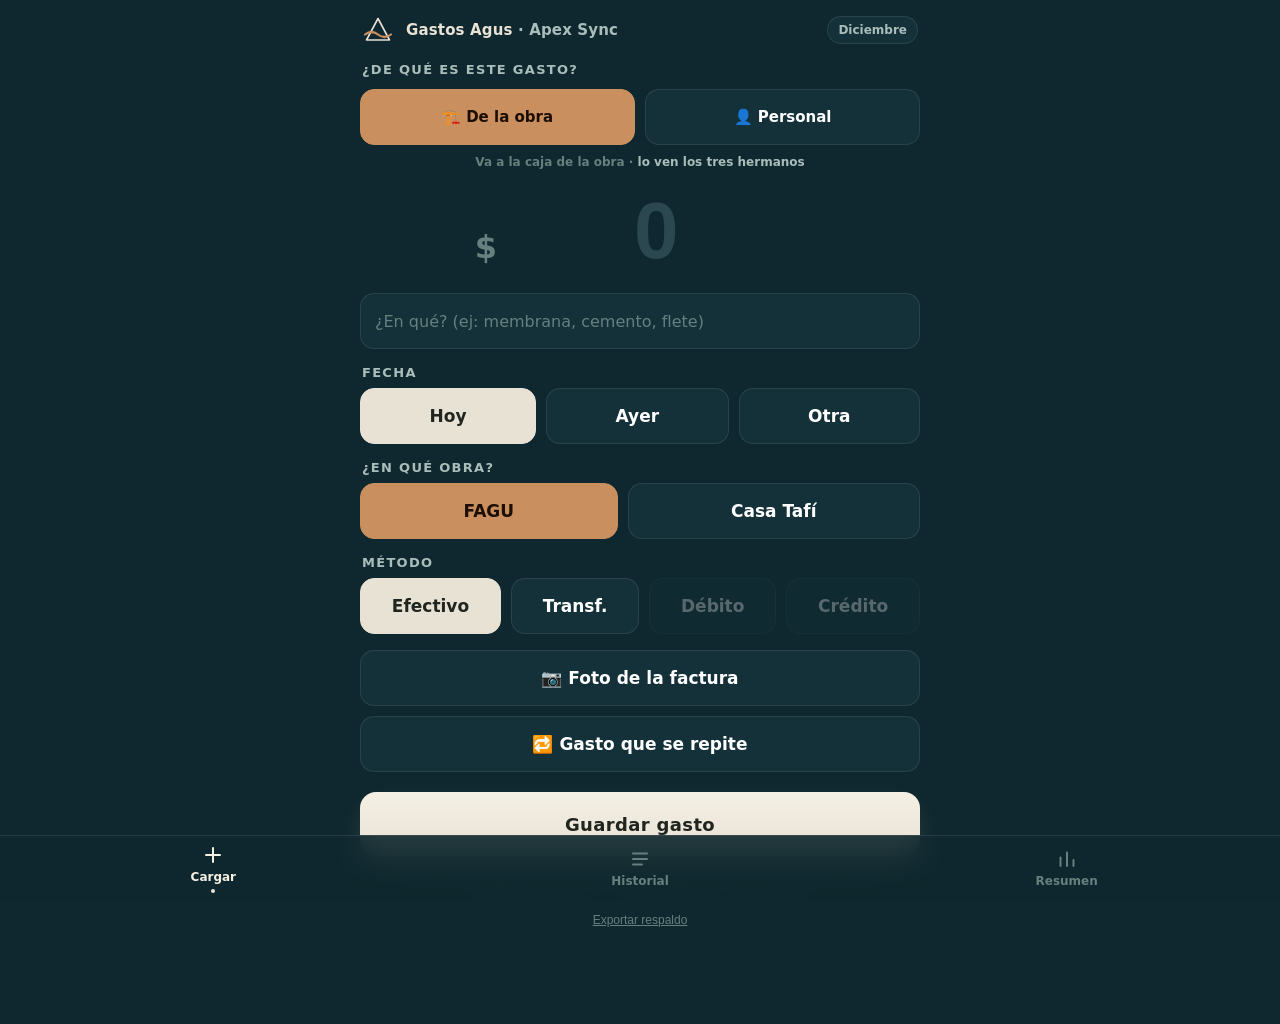
<file: agus/index.html>
<!doctype html>
<html lang="es">
<head>
<meta charset="utf-8">
<meta name="viewport" content="width=device-width, initial-scale=1, viewport-fit=cover, user-scalable=no">
<title>Gastos Agus · Apex Sync</title>
<meta name="theme-color" content="#0F272E">
<link rel="manifest" href="manifest.webmanifest">
<link rel="apple-touch-icon" href="icon-180.png">
<meta name="apple-mobile-web-app-capable" content="yes">
<meta name="apple-mobile-web-app-status-bar-style" content="black-translucent">
<meta name="apple-mobile-web-app-title" content="Gastos Agus">
<link rel="stylesheet" href="../apex-sync.css">
<style>
/* ==== VARIANTE AGUS — v5 "una sola app": obra + personal juntos.
   La base viene de ../apex-sync.css (compartida, no se duplica). ==== */
:root{
  --accent:      #E8E2D5;
  --accent-hi:   #F5F0E4;
  --accent-deep: #CBBFA4;
  --accent-soft: rgba(232,226,213,.14);
  --on-accent:   #20261F;
  --glow-accent: 0 10px 28px -10px rgba(232,226,213,.28);
  --c-mio: #E8E2D5;                 /* color de "lo personal" en esta app */
}

/* ---- Selector de destino (lo primero que se ve al cargar) ---- */
.modo-sw{
  display:grid; grid-template-columns:1fr 1fr; gap:10px;
  margin:var(--sp-3) 0 0;
}
.modo-sw .chip{
  min-height:56px; padding:8px 6px; font-size:15px; font-weight:800;
  line-height:1.2; justify-content:center; text-align:center;
}
.modo-sw .chip--mio.on{ background:var(--c-mio); border-color:var(--c-mio); color:#20261F; }
.modo-nota{
  margin:10px 2px 0; font-size:var(--fs-caption); font-weight:600;
  color:var(--ink-faint); text-align:center; min-height:1em;
}
.modo-nota b{ color:var(--ink-dim); }

/* Filete por fuente en el historial */
.gasto{ --edge: var(--c-mio); }
.gasto--obra{ --edge:var(--c-obra); }
.gasto--tafi{ --edge:var(--c-tafi); }
.gasto--mio{  --edge:var(--c-mio); }
.badge--obra{ background:var(--c-obra-soft); color:var(--copper-hi); }
.badge--tafi{ background:var(--c-tafi-soft); color:var(--c-tafi); }
.badge--mio{  background:var(--accent-soft); color:var(--accent-hi); }
.stat-card--mio{ --stat-c:var(--c-mio); }
.bar-row--mio .bar-fill{ --bc:var(--c-mio); }

/* Encabezado de bloque dentro del Resumen — misma familia que .seccion h2
   pero en pearl, para que se lean como los dos grandes cortes del resumen. */
.bloque{
  display:flex; align-items:baseline; justify-content:space-between; gap:8px;
  margin:var(--sp-6) 2px var(--sp-2);
  padding-bottom:8px; border-bottom:1px solid var(--line);
}
.bloque h2{
  margin:0; font-size:var(--fs-label); font-weight:800;
  letter-spacing:.12em; text-transform:uppercase; color:var(--pearl);
}
.bloque .bl-sub{ font-size:var(--fs-caption); color:var(--ink-faint); font-weight:600; }
.badge--relevar{ background:rgba(239,199,94,.14); color:var(--warn); }
.toast--warn{ border-color:var(--warn); color:var(--warn); }
.aviso{
  margin:var(--sp-3) 0 0; padding:10px var(--sp-3);
  background:rgba(239,199,94,.10); border:1px solid rgba(239,199,94,.28);
  border-radius:var(--r-card); color:var(--warn);
  font-size:var(--fs-caption); font-weight:600; text-align:center;
}
</style>
</head>
<body>

<header class="topbar">
  <svg class="logo" viewBox="0 0 32 32" aria-hidden="true">
    <path d="M16 4.5 L27.5 26 H4.5 Z" fill="none" stroke="#E8E2D5" stroke-width="1.6" stroke-linejoin="round"/>
    <path d="M3 20.5 Q9.5 15.5 16 20.5 T29 20.5" fill="none" stroke="#C98F5F" stroke-width="2.2" stroke-linecap="round"/>
  </svg>
  <h1><b>Gastos Agus</b> · Apex Sync</h1>
  <span class="periodo" id="periodo"></span>
</header>

<!-- ============ CARGAR ============ -->
<main id="vista-cargar">

  <div class="grupo" style="margin-top:var(--sp-2)">
    <label>¿De qué es este gasto?</label>
    <div class="modo-sw" id="chips-modo">
      <button class="chip chip--obra on" data-v="obra">🏗️ De la obra</button>
      <button class="chip chip--mio" data-v="personal">👤 Personal</button>
    </div>
    <p class="modo-nota" id="modo-nota"></p>
  </div>

  <div class="monto-wrap">
    <div class="monto-box">
      <span class="signo">$</span>
      <input id="monto" class="monto money" type="text" inputmode="numeric" autocomplete="off" placeholder="0" aria-label="Monto">
    </div>
    <p class="foto-hint" id="foto-hint" hidden>Con foto podés dejar el monto vacío: Jarvis lo saca de la factura</p>
  </div>

  <div class="grupo">
    <input id="descripcion" class="field" type="text" autocomplete="off" placeholder="¿En qué?">
  </div>

  <div class="grupo">
    <label>Fecha</label>
    <div class="chips" id="chips-fecha">
      <button class="chip on" data-v="hoy">Hoy</button>
      <button class="chip" data-v="ayer">Ayer</button>
      <button class="chip" data-v="otra">Otra</button>
    </div>
    <input id="fecha" class="field" type="date" style="margin-top:10px" hidden>
  </div>

  <div class="grupo" id="grupo-proyecto">
    <label>¿En qué obra?</label>
    <div class="chips" id="chips-proyecto">
      <button class="chip chip--obra on" data-v="fagu_obra">FAGU</button>
      <button class="chip chip--tafi" data-v="tafi">Casa Tafí</button>
    </div>
  </div>

  <div class="grupo">
    <label>Método</label>
    <div class="chips" id="chips-metodo">
      <button class="chip on" data-v="efectivo">Efectivo</button>
      <button class="chip" data-v="transferencia">Transf.</button>
      <button class="chip" data-v="debito">Débito</button>
      <button class="chip" data-v="credito">Crédito</button>
    </div>
  </div>

  <div class="grupo" id="grupo-tarjeta" hidden>
    <label>Tarjeta</label>
    <div class="chips" id="chips-tarjeta">
      <button class="chip on" data-v="Visa">Visa</button>
      <button class="chip" data-v="Mastercard">Mastercard</button>
      <button class="chip" data-v="__otra">Otra</button>
    </div>
    <input id="tarjeta-otra" class="field" type="text" placeholder="¿Qué tarjeta?" style="margin-top:10px" hidden>
  </div>

  <div class="grupo" id="grupo-cuotas" hidden>
    <label>Cuotas</label>
    <div class="chips chips--compact" id="chips-cuotas">
      <button class="chip on" data-v="1">1</button>
      <button class="chip" data-v="3">3</button>
      <button class="chip" data-v="6">6</button>
      <button class="chip" data-v="12">12</button>
    </div>
  </div>

  <div class="grupo">
    <button id="btn-foto" class="chip chip--toggle">📷 Foto de la factura</button>
    <input id="foto-input" type="file" accept="image/*" hidden>
    <button id="recurrente" class="chip chip--toggle" style="margin-top:10px">🔁 Gasto que se repite</button>
  </div>

  <div class="grupo" id="grupo-rec-meses" hidden>
    <label>¿Cuántos meses?</label>
    <div class="chips chips--compact" id="chips-rec-meses">
      <button class="chip" data-v="2">2</button>
      <button class="chip" data-v="3">3</button>
      <button class="chip" data-v="6">6</button>
      <button class="chip on" data-v="12">12</button>
      <button class="chip" data-v="24">24</button>
      <button class="chip" data-v="inf">Sin fin</button>
    </div>
  </div>

  <button id="guardar" class="btn-primary">Guardar gasto</button>

  <div style="text-align:center"><button class="pendientes" id="pendientes"></button></div>

  <footer class="pie">
    Se guarda al instante · lo ves en Historial sin clave ni nada
    <br><button class="lnk" id="exportar">Exportar respaldo</button>
  </footer>
</main>

<!-- ============ HISTORIAL ============ -->
<main id="vista-historial" hidden>
  <div class="seccion"><h2>Historial</h2><button class="accion" id="refrescar-hist">↻ Actualizar</button></div>
  <div class="filtros" id="filtro-fuente">
    <button class="chip on" data-v="todo">Todo</button>
    <button class="chip chip--obra" data-v="obra">🏗️ Obra</button>
    <button class="chip chip--mio" data-v="personal">👤 Personal</button>
  </div>
  <input id="buscador" class="field field--busca" type="search" autocomplete="off" placeholder="Buscar gasto, tarjeta, monto…">
  <p class="hist-stats" id="hist-stats"></p>
  <div id="hist-lista"></div>
</main>

<!-- ============ RESUMEN ============ -->
<main id="vista-resumen" hidden>
  <div class="seccion"><h2>Resumen</h2><button class="accion" id="refrescar-res">↻ Actualizar</button></div>
  <div id="res-contenido"></div>
  <p class="pie" id="actualizado"></p>
</main>

<!-- ============ TABBAR ============ -->
<nav class="tabbar">
  <button class="tab act" id="tab-cargar" aria-label="Cargar">
    <svg width="22" height="22" viewBox="0 0 22 22" fill="none" stroke="currentColor" stroke-width="2" stroke-linecap="round"><path d="M11 4v14M4 11h14"/></svg>
    Cargar
  </button>
  <button class="tab" id="tab-historial" aria-label="Historial">
    <svg width="22" height="22" viewBox="0 0 22 22" fill="none" stroke="currentColor" stroke-width="2" stroke-linecap="round"><path d="M4 5.5h14M4 11h14M4 16.5h9"/></svg>
    Historial
  </button>
  <button class="tab" id="tab-resumen" aria-label="Resumen">
    <svg width="22" height="22" viewBox="0 0 22 22" fill="none" stroke="currentColor" stroke-width="2" stroke-linecap="round"><path d="M4.5 18V9.5M11 18V4.5M17.5 18v-6"/></svg>
    Resumen
  </button>
</nav>

<!-- ============ HOJA DE EDICIÓN (v8) ============ -->
<div class="hoja-fondo" id="ed-fondo" hidden></div>
<section class="hoja" id="ed-hoja" role="dialog" aria-modal="true" aria-labelledby="ed-titulo" tabindex="-1" hidden>
  <div class="hoja-grip" aria-hidden="true"></div>
  <div class="hoja-head">
    <h2 id="ed-titulo">Editar gasto</h2>
    <button class="hoja-x" id="ed-cerrar" aria-label="Cerrar sin guardar">✕</button>
  </div>
  <p class="hoja-sub" id="ed-sub"></p>

  <div class="grupo">
    <label for="ed-monto">Monto</label>
    <div class="ed-monto-box">
      <span class="signo" aria-hidden="true">$</span>
      <input id="ed-monto" class="field field--monto money" type="text" inputmode="numeric" autocomplete="off" placeholder="0">
    </div>
  </div>

  <div class="grupo">
    <label for="ed-desc">Descripción</label>
    <input id="ed-desc" class="field" type="text" autocomplete="off" maxlength="120" placeholder="¿En qué?">
  </div>

  <div class="grupo">
    <label for="ed-fecha">Fecha</label>
    <input id="ed-fecha" class="field" type="date">
  </div>

  <div class="grupo" id="ed-grupo-proyecto" hidden>
    <label>¿En qué obra?</label>
    <div class="chips" id="ed-chips-proyecto">
      <button class="chip chip--obra" data-v="fagu_obra">FAGU</button>
      <button class="chip chip--tafi" data-v="tafi">Casa Tafí</button>
    </div>
  </div>

  <div class="grupo">
    <label>Método</label>
    <div class="chips" id="ed-chips-metodo">
      <button class="chip" data-v="efectivo">Efectivo</button>
      <button class="chip" data-v="transferencia">Transf.</button>
      <button class="chip" data-v="debito">Débito</button>
      <button class="chip" data-v="credito">Crédito</button>
    </div>
  </div>

  <div class="grupo" id="ed-grupo-tarjeta" hidden>
    <label>Tarjeta</label>
    <div class="chips" id="ed-chips-tarjeta"></div>
    <input id="ed-tarjeta-otra" class="field" type="text" maxlength="40" placeholder="¿Qué tarjeta?" style="margin-top:10px" hidden>
  </div>

  <div class="grupo" id="ed-grupo-cuotas" hidden>
    <label>Cuotas</label>
    <div class="chips chips--compact" id="ed-chips-cuotas"></div>
  </div>

  <button class="btn-primary" id="ed-guardar">Guardar cambios</button>
  <button class="btn-borrar" id="ed-borrar">🗑 Eliminar gasto</button>

  <div class="confirmar" id="ed-confirmar" hidden>
    <b>¿Seguro que querés borrar este gasto?</b>
    <span>No se puede deshacer.</span>
    <div class="confirmar-btns">
      <button class="btn-ghost" id="ed-no">No, dejalo</button>
      <button class="btn-borrar" id="ed-si">Sí, borrar</button>
    </div>
  </div>

  <p class="hoja-nota" id="ed-nota" hidden></p>
</section>

<div class="overlay" id="foto-overlay"><img id="foto-grande" alt="factura"><span>tocá para cerrar</span></div>
<div class="toast" id="toast" role="status"></div>

<script>
// ============================================================
// GASTOS AGUS · Apex Sync v5 — UNA SOLA APP
// Obra FAGU  → public.gastos_obras (quien = 'agus')
// Personal   → public.gastos_agus
// 0152: la clave de cada uno se pide UNA vez y queda en el teléfono (no está en el código).
// ============================================================
const SUPABASE_URL = 'https://kfiywiqivibktzakclyv.supabase.co';
const ANON_KEY = 'eyJhbGciOiJIUzI1NiIsInR5cCI6IkpXVCJ9.eyJpc3MiOiJzdXBhYmFzZSIsInJlZiI6ImtmaXl3aXFpdmlia3R6YWtjbHl2Iiwicm9sZSI6ImFub24iLCJpYXQiOjE3ODMyMTA1MTgsImV4cCI6MjA5ODc4NjUxOH0.Z1DQW5ySGolzrjsqeesg824cpctqa04BOS2RSH4NTNo';
// 0152 (14-oct-2026) — CLAVE POR PERSONA. La clave ya NO está en el código:
// este HTML es público y cualquiera la leía. Se pide UNA vez por teléfono y
// queda guardada acá. Si el servidor la rechaza (403) se borra y se vuelve a pedir.
// Cada uno tiene la suya (José, Agus, Facu): abre la obra y lo propio.
const LS_MI_CLAVE = 'gastos_apex_mi_clave';
function leerMiClave(){
  let k = '';
  try{ k = localStorage.getItem(LS_MI_CLAVE) || ''; }catch(e){}
  while(!k){
    const t = window.prompt('Escribí tu clave de la app de gastos (te la pasa José). Se pide una sola vez.');
    if(t === null) break;
    k = t.trim().toLowerCase().replace(/\s+/g, '');
    if(k){ try{ localStorage.setItem(LS_MI_CLAVE, k); }catch(e){} }
  }
  return k;
}
function claveRechazada(){
  try{ localStorage.removeItem(LS_MI_CLAVE); }catch(e){}
  alert('La clave no es correcta. Volvé a escribirla.');
  location.reload();
  return new Promise(() => {});   // no sigue: la página se recarga
}
const MI_CLAVE = leerMiClave();

// Las fotos pasan por la CDN de Supabase, que guarda copia por URL: sin esto,
// una foto que ya vio alguien con clave la podía bajar cualquiera con la URL pelada.
let _sufijoFoto = null;
async function sufijoFoto(){
  if(_sufijoFoto === null){
    try{
      const d = await crypto.subtle.digest('SHA-256', new TextEncoder().encode('foto:' + MI_CLAVE));
      _sufijoFoto = '?c=' + Array.from(new Uint8Array(d)).slice(0, 12).map(b => b.toString(16).padStart(2, '0')).join('');
    }catch(e){ _sufijoFoto = '?c=' + Date.now(); }
  }
  return _sufijoFoto;
}
const H = {'apikey': ANON_KEY, 'Authorization': 'Bearer ' + ANON_KEY, 'x-gastos-clave': MI_CLAVE};

const YO      = 'agus';
const NOMBRE  = 'Agus';
const ACCENT  = '#E8E2D5';

const TABLA_OBRAS    = 'gastos_obras';
const RPC_OBRAS      = 'gastos_obras_lista';
const CLAVE_OBRAS    = MI_CLAVE;
const TABLA_PERSONAL = 'gastos_agus';
const RPC_PERSONAL   = 'gastos_agus_lista';
const CLAVE_PERSONAL = MI_CLAVE;

// La cola local es la MISMA que traía la app vieja (mismo origen), así que
// lo que haya quedado pendiente en el teléfono se sube igual. A los items
// viejos les falta `dest` → eran todos personales.
const LS_KEY   = 'gastos_agus_v1';
const LS_MODO  = 'gastos_agus_modo';
const LS_CLAVE_VIEJA = 'gastos_agus_clave';

const NOMBRES     = {jose:'José', facu:'Facu', agus:'Agus'};
const PROYECTOS   = {fagu_obra:'Obra FAGU', tafi:'Casa Tafí'};
const PROY_CLASE  = {fagu_obra:'obra', tafi:'tafi'};
const METODO_TXT  = {efectivo:'Efectivo', transferencia:'Transferencia', debito:'Débito', credito:'Crédito'};
// Regla de negocio heredada de la app de Obras: en la obra los hermanos
// pagan solo en efectivo o por transferencia. En lo personal, los 4 métodos.
const METODOS_OBRA = ['efectivo','transferencia'];

const sel = { modo:'obra', fecha:'hoy', proyecto:'fagu_obra', metodo:'efectivo',
              tarjeta:'Visa', cuotas:1, recurrente:false, recMeses:'12' };
const filtro = { q:'', fuente:'todo' };

// ---------- helpers ----------
const $ = id => document.getElementById(id);
const esc = s => String(s == null ? '' : s).replace(/[&<>"']/g, c => ({'&':'&amp;','<':'&lt;','>':'&gt;','"':'&quot;',"'":'&#39;'}[c]));
const fmt$ = n => '$ ' + Math.round(n).toLocaleString('es-AR');
const fmtK = n => n >= 1e6 ? (n/1e6).toLocaleString('es-AR', {maximumFractionDigits:1}) + ' M'
              : n >= 1e3 ? Math.round(n/1e3) + ' k' : String(Math.round(n));
const uuid = () => (crypto.randomUUID ? crypto.randomUUID() : Date.now() + '-' + Math.random().toString(36).slice(2));
const num = v => Number(v) || 0;

// EL redondeo: cada gasto se redondea UNA sola vez, aca, al peso que se ve
// en su fila. De ahi para arriba solo se suman enteros, asi cualquier total
// es exactamente la suma de lo que se muestra. Sin esto, una factura de
// $3.284,52 hacia que Jose + Facu diera $1 mas que el total de la obra.
const montoEnt = f => Math.round(num(f.monto));

// Para lo unico que sigue dando decimales: las cuotas (un gasto dividido en
// N). Devuelve las partes en pesos enteros ajustadas para que sumen EXACTO
// el total redondeado. Metodo del resto mayor: el peso que sobra o falta va
// a la parte con la fraccion mas grande.
function partesRedondeadas(total, partes){
  const objetivo = Math.round(num(total));
  const base = partes.map(v => Math.floor(num(v)));
  const orden = partes
    .map((v, i) => ({i, frac: num(v) - Math.floor(num(v))}))
    .sort((a, b) => b.frac - a.frac);
  let resto = objetivo - base.reduce((s, v) => s + v, 0);
  if(!orden.length) return base;
  for(let k = 0; resto > 0; k++, resto--) base[orden[k % orden.length].i]++;
  for(let k = 0; resto < 0; k++, resto++) base[orden[orden.length - 1 - (k % orden.length)].i]--;
  return base;
}

let toastTimer = null;
function toast(msg, tipo){
  const t = $('toast');
  t.textContent = msg;
  t.className = 'toast show' + (tipo ? ' toast--' + tipo : '');
  clearTimeout(toastTimer);
  toastTimer = setTimeout(() => t.classList.remove('show'), 3200);
}

// ============================================================
// RED DE SEGURIDAD GLOBAL (v10)
// ------------------------------------------------------------
// Antes, CUALQUIER excepcion suelta dejaba la app muda: los botones no
// respondian, la consola quedaba limpia y desde afuera era imposible saber
// que paso ("no funciona nada"). Ahora todo error visible se muestra en
// pantalla con el detalle, asi se le puede sacar una foto y mandarla.
// Regla: la app avisa, nunca se muere en silencio.
let errVisto = false;
function mostrarFalla(origen, detalle){
  if(errVisto) return;          // un solo cartel; no tapar la app con diez
  errVisto = true;
  const d = document.createElement('div');
  d.id = 'falla-global';
  d.setAttribute('role','alert');
  d.style.cssText = 'position:fixed;left:12px;right:12px;bottom:96px;z-index:200;' +
    'background:#3A1410;border:1.5px solid #F2705F;border-radius:14px;padding:14px 16px;' +
    'color:#FFE9E4;font:600 13px -apple-system,BlinkMacSystemFont,system-ui,sans-serif;' +
    'box-shadow:0 12px 32px -8px rgba(0,0,0,.7)';
  d.innerHTML = '<b style="display:block;font-size:14px;margin-bottom:4px">Algo falló en la app</b>' +
    '<span style="display:block;opacity:.85;word-break:break-word">' + esc(origen + ': ' + detalle) + '</span>' +
    '<span style="display:block;margin-top:8px;opacity:.7">Mandale esta captura a Jarvis.</span>' +
    '<button style="margin-top:10px;width:100%;min-height:40px;border-radius:10px;cursor:pointer;' +
    'background:#F2705F;border:none;color:#2A0904;font-weight:800;font-size:13px">Recargar la app</button>';
  d.querySelector('button').addEventListener('click', () => location.reload());
  document.body.appendChild(d);
}
window.addEventListener('error', e => mostrarFalla('Error', (e.message || 'desconocido') + ' (línea ' + e.lineno + ')'));
window.addEventListener('unhandledrejection', e => {
  const r = e.reason;
  mostrarFalla('Promesa', (r && (r.message || r)) || 'desconocido');
});

function isoLocal(d){
  return d.getFullYear() + '-' + String(d.getMonth()+1).padStart(2,'0') + '-' + String(d.getDate()).padStart(2,'0');
}
const hoyLocal = () => isoLocal(new Date());
function fechaElegida(){
  if(sel.fecha === 'otra') return $('fecha').value || hoyLocal();
  if(sel.fecha === 'ayer'){ const d = new Date(); d.setDate(d.getDate()-1); return isoLocal(d); }
  return hoyLocal();
}
function etiquetaDia(fechaISO){
  const d = new Date(); d.setDate(d.getDate()-1);
  const ayer = isoLocal(d);
  const [y, m, dd] = fechaISO.split('-').map(Number);
  const txt = new Date(y, m-1, dd).toLocaleDateString('es-AR', {weekday:'short', day:'numeric', month:'short'}).replace(/\./g,'');
  if(fechaISO === hoyLocal()) return 'Hoy · ' + txt;
  if(fechaISO === ayer) return 'Ayer · ' + txt;
  return txt;
}

const mesNombre = new Date().toLocaleDateString('es-AR', {month:'long'});
$('periodo').textContent = mesNombre.charAt(0).toUpperCase() + mesNombre.slice(1);

// Higiene: la clave vieja ya no se usa nunca más.
try{ localStorage.removeItem(LS_CLAVE_VIEJA); }catch(e){}

// ---------- chips del form ----------
function initChips(id, campo, cb){
  const box = $(id);
  box.addEventListener('click', e => {
    const b = e.target.closest('.chip'); if(!b || b.classList.contains('off')) return;
    box.querySelectorAll('.chip').forEach(c => c.classList.remove('on'));
    b.classList.add('on');
    sel[campo] = campo === 'cuotas' ? parseInt(b.dataset.v, 10) : b.dataset.v;
    if(cb) cb(b.dataset.v);
  });
}

initChips('chips-modo','modo', v => { localStorage.setItem(LS_MODO, v); aplicarModo(); });
initChips('chips-fecha','fecha', v => {
  const f = $('fecha');
  f.hidden = v !== 'otra';
  if(v === 'otra' && !f.value) f.value = hoyLocal();
});
initChips('chips-proyecto','proyecto');
initChips('chips-metodo','metodo', aplicarGruposTarjeta);
initChips('chips-tarjeta','tarjeta', v => { $('tarjeta-otra').hidden = v !== '__otra'; });
initChips('chips-cuotas','cuotas');

// El destino manda: en la obra solo efectivo/transferencia; el detalle de
// obra (qué obra) solo aparece cuando corresponde.
function aplicarModo(){
  const esObra = sel.modo === 'obra';
  $('grupo-proyecto').hidden = !esObra;
  $('descripcion').placeholder = esObra
    ? '¿En qué? (ej: membrana, cemento, flete)'
    : '¿En qué? (ej: nafta, super, salida)';
  $('modo-nota').innerHTML = esObra
    ? 'Va a la caja de la obra · <b>lo ven los tres hermanos</b>'
    : 'Tus gastos · <b>solo los ves vos</b>';
  document.querySelectorAll('#chips-metodo .chip').forEach(c => {
    const bloqueado = esObra && !METODOS_OBRA.includes(c.dataset.v);
    c.classList.toggle('off', bloqueado);
  });
  if(esObra && !METODOS_OBRA.includes(sel.metodo)){
    sel.metodo = 'efectivo';
    document.querySelectorAll('#chips-metodo .chip').forEach(c => c.classList.toggle('on', c.dataset.v === 'efectivo'));
  }
  aplicarGruposTarjeta();
}

function aplicarGruposTarjeta(){
  const conTarjeta = sel.metodo === 'debito' || sel.metodo === 'credito';
  $('grupo-tarjeta').hidden = !conTarjeta;
  $('grupo-cuotas').hidden = sel.metodo !== 'credito';
  if(!conTarjeta) $('tarjeta-otra').hidden = true;
  else $('tarjeta-otra').hidden = sel.tarjeta !== '__otra';
}

// Arranca en el último destino usado (memoria del selector).
(function restaurarModo(){
  const guardado = localStorage.getItem(LS_MODO);
  if(guardado === 'personal' || guardado === 'obra') sel.modo = guardado;
  document.querySelectorAll('#chips-modo .chip').forEach(c => c.classList.toggle('on', c.dataset.v === sel.modo));
  aplicarModo();
})();

// "se repite N meses" (2-24) o sin fin.
// Crédito + recurrente: manda el crédito (las cuotas ya proyectan solas).
const recEl = $('recurrente');
function pintarRec(){
  recEl.classList.toggle('on', sel.recurrente);
  recEl.textContent = !sel.recurrente ? '🔁 Gasto que se repite'
    : (sel.recMeses === 'inf' ? '🔁 Se repite sin fin' : '🔁 Se repite ' + sel.recMeses + ' meses');
  $('grupo-rec-meses').hidden = !sel.recurrente;
}
recEl.addEventListener('click', () => { sel.recurrente = !sel.recurrente; pintarRec(); });
initChips('chips-rec-meses','recMeses', pintarRec);

// ---------- foto ----------
const fotoInput = $('foto-input');
const btnFoto = $('btn-foto');
btnFoto.addEventListener('click', () => fotoInput.click());
fotoInput.addEventListener('change', () => {
  const hay = fotoInput.files && fotoInput.files.length;
  btnFoto.classList.toggle('on', !!hay);
  btnFoto.textContent = hay ? '📷 ✓ Foto lista' : '📷 Foto de la factura';
  $('foto-hint').hidden = !hay;
});

async function comprimirFoto(file){
  const img = await createImageBitmap(file);
  const max = 1600;
  const escala = Math.min(1, max / Math.max(img.width, img.height));
  const c = document.createElement('canvas');
  c.width = Math.round(img.width * escala);
  c.height = Math.round(img.height * escala);
  c.getContext('2d').drawImage(img, 0, 0, c.width, c.height);
  return new Promise(res => c.toBlob(res, 'image/jpeg', 0.8));
}

async function subirFoto(file, fecha, carpeta){
  const blob = await comprimirFoto(file);
  const path = carpeta + '/' + fecha + '-' + Date.now() + '-' + Math.random().toString(36).slice(2, 8) + '.jpg';
  const r = await fetch(SUPABASE_URL + '/storage/v1/object/facturas/' + path, {
    method:'POST', headers:{...H, 'Content-Type':'image/jpeg'}, body: blob,
  });
  return r.ok ? path : null;
}

// ---------- monto ----------
const montoEl = $('monto');
montoEl.addEventListener('input', () => {
  const n = montoEl.value.replace(/\D/g,'');
  montoEl.value = n ? Number(n).toLocaleString('es-AR') : '';
});

// ---------- persistencia local + POST resiliente ----------
function leerLS(){ try{ return JSON.parse(localStorage.getItem(LS_KEY)) || []; }catch(e){ return []; } }

// v10: escribir NUNCA puede tirar. Si el telefono se queda sin espacio
// (QuotaExceededError, iOS con poco disco) el boton "Guardar" se colgaba en
// "Guardando…" para siempre y no se podia cargar nada. Ahora, si no entra, se
// tiran los gastos VIEJOS YA SINCRONIZADOS (los que estan en el servidor, no
// se pierde nada) y se reintenta. Los pendientes no se tocan jamas.
function escribirLS(a){
  try{ localStorage.setItem(LS_KEY, JSON.stringify(a)); return true; }
  catch(e){
    try{
      const pendientes = a.filter(x => x.estado === 'pendiente');
      const sincronizados = a.filter(x => x.estado !== 'pendiente');
      // se conservan los 30 sincronizados mas nuevos, el resto ya vive en la DB
      const podado = sincronizados.slice(-30).concat(pendientes);
      localStorage.setItem(LS_KEY, JSON.stringify(podado));
      toast('Se liberó espacio en el teléfono — tus gastos están a salvo', 'warn');
      return true;
    }catch(e2){
      toast('El teléfono no tiene espacio para guardar acá — revisá que el gasto haya subido', 'error');
      return false;
    }
  }
}

// Anti-duplicados: local_id es UNIQUE en la DB; un reintento de un gasto
// que ya llegó contesta 409 (duplicado) y se toma como "ya guardado".
let nubeLista = true;
const esNubeNoLista = (status, msg) =>
  status === 404 || /PGRST20[25]|Could not find/i.test(msg);

// Resiliencia de esquema: si a la DB le falta una columna nueva se reintenta
// sin ella — la marca queda solo local hasta que corra el SQL.
const OPCIONALES = {recurrente_meses:true};

// Un item de la cola sabe a qué tabla va: `dest` = 'obra' | 'personal'.
// Los items viejos (app v4) no lo traen → eran personales.
const destDe = it => (it && it.dest === 'obra') ? 'obra' : 'personal';
const tablaDe = it => destDe(it) === 'obra' ? TABLA_OBRAS : TABLA_PERSONAL;

async function postSupabase(item){
  const tabla = tablaDe(item);
  const {estado, dest, ...gasto} = item;
  for(let i = 0; i <= Object.keys(OPCIONALES).length; i++){
    const body = {...gasto};
    for(const c in OPCIONALES) if(!OPCIONALES[c]) delete body[c];
    const r = await fetch(SUPABASE_URL + '/rest/v1/' + tabla, {
      method:'POST',
      headers:{...H, 'Content-Type':'application/json', 'Prefer':'return=minimal'},
      body: JSON.stringify(body),
    });
    if(r.ok){ nubeLista = true; return true; }
    let msg = '';
    try{ msg = await r.text(); }catch(e){}
    if(r.status === 409 && /23505|duplicate/i.test(msg)) return true;   // ya estaba
    let cambio = false;
    for(const c in OPCIONALES){
      if(OPCIONALES[c] && (c in body) && msg.includes(c)){ OPCIONALES[c] = false; cambio = true; }
    }
    if(cambio) continue;              // reintenta sin la columna que rebotó
    if(esNubeNoLista(r.status, msg)) nubeLista = false;
    return false;
  }
  return false;
}

function refrescarPendientes(){
  const n = leerLS().filter(x => x.estado === 'pendiente').length;
  const el = $('pendientes');
  el.textContent = n ? ('⏳ ' + n + ' en el teléfono — se suben solos (tocá para probar)') : '';
  el.classList.toggle('show', n > 0);
}

let reintentando = false;
async function reintentarPendientes(avisar){
  if(reintentando || !navigator.onLine) { refrescarPendientes(); return; }
  reintentando = true;
  const hist = leerLS();
  let enviados = 0;
  for(const item of hist){
    if(item.estado !== 'pendiente') continue;
    if(item.local_id != null) item.local_id = String(item.local_id);
    try{ if(await postSupabase(item)){ item.estado = 'ok'; enviados++; } }catch(e){}
  }
  if(enviados){ escribirLS(hist); invalidarCache(); }
  reintentando = false;
  refrescarPendientes();
  if(avisar && enviados) toast('✓ ' + enviados + ' gasto(s) sincronizado(s)', 'ok');
}

$('pendientes').addEventListener('click', () => reintentarPendientes(true));
window.addEventListener('online', () => reintentarPendientes(true));
setInterval(() => { if(leerLS().some(x => x.estado === 'pendiente')) reintentarPendientes(false); }, 60000);

// ---------- guardar ----------
const btn = $('guardar');
btn.addEventListener('click', async () => {
  const monto = Number(montoEl.value.replace(/\D/g,''));
  const hayFoto = !!(fotoInput.files && fotoInput.files.length);
  // Con foto, el monto puede ir vacío: queda marcado para que Jarvis
  // lo saque de la factura (flag `relevar`).
  if(!monto && !hayFoto){ montoEl.focus(); return; }
  const esObra = sel.modo === 'obra';
  const esCredito = sel.metodo === 'credito';
  const conTarjeta = esCredito || sel.metodo === 'debito';
  let tarjeta = null;
  if(conTarjeta){
    tarjeta = sel.tarjeta === '__otra'
      ? ($('tarjeta-otra').value.trim() || 'Otra')
      : sel.tarjeta;
  }
  btn.disabled = true; btn.textContent = 'Guardando…';

  let foto_path = null;
  if(hayFoto){
    try{ foto_path = await subirFoto(fotoInput.files[0], fechaElegida(), esObra ? 'obras' : YO); }catch(e){}
  }

  const gasto = {
    fecha: fechaElegida(),
    monto: monto || 0,
    descripcion: $('descripcion').value.trim(),
    metodo: sel.metodo,
    tarjeta: tarjeta,
    cuotas: esCredito ? sel.cuotas : 1,
    es_recurrente: sel.recurrente,
    foto_path: foto_path,
    local_id: uuid(),
  };
  if(esObra){ gasto.proyecto = sel.proyecto; gasto.quien = YO; }
  if(sel.recurrente && sel.recMeses !== 'inf') gasto.recurrente_meses = Number(sel.recMeses);
  if(!monto && hayFoto) gasto.relevar = true;

  const hist = leerLS();
  const item = {...gasto, dest: esObra ? 'obra' : 'personal', estado:'pendiente'};
  hist.push(item); escribirLS(hist);

  let ok = false;
  try{ ok = await postSupabase(item); }catch(e){}
  if(ok){ item.estado = 'ok'; escribirLS(hist); }
  invalidarCache();

  const fotoFallo = hayFoto && !foto_path;
  if(navigator.vibrate) navigator.vibrate(ok ? 30 : [60,60,60]);
  btn.classList.add('ok');
  btn.textContent = '✓ Guardado';
  const donde = esObra ? 'a la obra' : 'a lo tuyo';
  if(ok && fotoFallo){
    toast(monto
      ? 'Gasto guardado, pero la foto no subió'
      : 'Guardado sin foto ni monto — completalo a mano después', 'warn');
  } else if(ok && !monto){
    toast('✓ Guardado — Jarvis saca el monto de la factura', 'ok');
  } else if(ok){
    toast('✓ Guardado ' + donde + ' — ya figura arriba del Historial', 'ok');
  } else if(!nubeLista){
    toast('✓ Guardado en el teléfono — se sube solo apenas esté lista la nube');
  } else if(!navigator.onLine){
    toast('Sin conexión — quedó en el teléfono, se envía al volver la señal');
  } else {
    toast('No llegó al servidor — quedó en el teléfono y se reintenta solo', 'error');
  }
  setTimeout(() => {
    btn.classList.remove('ok'); btn.disabled = false; btn.textContent = 'Guardar gasto';
    montoEl.value = ''; $('descripcion').value = '';
    sel.fecha = 'hoy'; $('fecha').hidden = true; $('fecha').value = '';
    document.querySelectorAll('#chips-fecha .chip').forEach(c => c.classList.toggle('on', c.dataset.v === 'hoy'));
    sel.recurrente = false; sel.recMeses = '12';
    document.querySelectorAll('#chips-rec-meses .chip').forEach(c => c.classList.toggle('on', c.dataset.v === '12'));
    pintarRec();
    fotoInput.value = ''; btnFoto.classList.remove('on'); btnFoto.textContent = '📷 Foto de la factura';
    $('foto-hint').hidden = true;
  }, 1500);
  refrescarPendientes();
});

$('exportar').addEventListener('click', () => {
  const data = JSON.stringify(leerLS(), null, 2);
  const blob = new Blob([data], {type:'application/json'});
  const a = document.createElement('a');
  a.href = URL.createObjectURL(blob);
  a.download = 'gastos-agus-respaldo.json';
  a.click();
});

// ---------- datos: las DOS fuentes, sin pedir nada ----------
let cacheObras = null;      // TODAS las filas de la obra (los tres hermanos)
let cachePersonal = null;   // solo las mías
let ultimoFallo = '';

function invalidarCache(){ cacheObras = null; cachePersonal = null; }

async function rpcLista(rpc, clave){
  const r = await fetch(SUPABASE_URL + '/rest/v1/rpc/' + rpc, {
    method:'POST',
    headers:{...H, 'Content-Type':'application/json'},
    body: JSON.stringify({clave}),
  });
  if(r.status === 403) return claveRechazada();
  if(!r.ok){
    let msg = '';
    try{ msg = await r.text(); }catch(e){}
    if(esNubeNoLista(r.status, msg)){ nubeLista = false; return []; }
    throw new Error('server');
  }
  nubeLista = true;
  const filas = await r.json();
  if(!Array.isArray(filas)) return [];
  // `fecha` se usa para ordenar, agrupar y proyectar. Una sola fila con
  // fecha nula tiraba TODO el render (pantalla trabada en "Cargando…").
  return filas.map(f => (typeof f.fecha === 'string' ? f : {...f, fecha: f.fecha ? String(f.fecha) : ''}));
}

// Las dos fuentes en paralelo. Si una falla, la app igual muestra la otra.
async function traerTodo(force){
  if(cacheObras && cachePersonal && !force) return;
  const [o, p] = await Promise.allSettled([
    rpcLista(RPC_OBRAS, CLAVE_OBRAS),
    rpcLista(RPC_PERSONAL, CLAVE_PERSONAL),
  ]);
  ultimoFallo = '';
  if(o.status === 'fulfilled') cacheObras = o.value.map(f => ({...f, _src:'obra'}));
  else { cacheObras = cacheObras || []; ultimoFallo = 'obra'; }
  if(p.status === 'fulfilled') cachePersonal = p.value.map(f => ({...f, _src:'personal'}));
  else { cachePersonal = cachePersonal || []; ultimoFallo = ultimoFallo ? 'ambas' : 'personal'; }
  if(o.status === 'rejected' && p.status === 'rejected') throw new Error('server');
}

// Lo que todavía está en cola en el teléfono, sin duplicar lo que ya llegó.
function pendientes(){
  const enServer = new Set([...(cacheObras||[]), ...(cachePersonal||[])].map(f => f.local_id).filter(Boolean));
  return leerLS()
    .filter(x => x.estado === 'pendiente' && !enServer.has(x.local_id))
    .map(x => ({...x, fecha: String(x.fecha || hoyLocal()), _src: destDe(x), _pendiente:true, id: Infinity}));
}

// El Historial muestra la obra COMPLETA (los tres hermanos — es plata
// compartida y el Resumen ya dice "18 gastos entre los tres") más mis
// gastos personales y lo que quedó en cola. Antes filtraba la obra por
// `quien === YO`: quien todavía no había cargado nada veía "Sin gastos
// todavía" aunque la obra tuviera 18 gastos.
const filasObra    = () => (cacheObras || []);
const misPersonales= () => (cachePersonal || []);
function mias(){
  return [...pendientes(), ...filasObra(), ...misPersonales()];
}

// ---------- vistas ----------
function setVista(v){
  ['cargar','historial','resumen'].forEach(x => { $('vista-' + x).hidden = x !== v; });
  $('tab-cargar').classList.toggle('act', v === 'cargar');
  $('tab-historial').classList.toggle('act', v === 'historial');
  $('tab-resumen').classList.toggle('act', v === 'resumen');
  if(v === 'historial') abrirHistorial();
  if(v === 'resumen') abrirResumen();
}
$('tab-cargar').addEventListener('click', () => setVista('cargar'));
$('tab-historial').addEventListener('click', () => setVista('historial'));
$('tab-resumen').addEventListener('click', () => setVista('resumen'));
$('refrescar-hist').addEventListener('click', () => abrirHistorial(true));
$('refrescar-res').addEventListener('click', () => abrirResumen(true));

const htmlError = () =>
  '<div class="vacio"><b>' + (navigator.onLine ? 'Error del servidor' : 'Sin conexión') +
  '</b>Tocá ↻ Actualizar para probar de nuevo.</div>';

// Red de seguridad: si el dibujado falla, se muestra el motivo en pantalla
// en vez de dejar el "Cargando…" para siempre.
const htmlFalla = e =>
  '<div class="vacio"><b>No se pudo dibujar la lista</b>' +
  esc(String((e && e.message) || e)) + '<br>Tocá ↻ Actualizar.</div>';

function avisoParcial(){
  if(!ultimoFallo) return '';
  const que = ultimoFallo === 'obra' ? 'los gastos de la obra'
            : ultimoFallo === 'personal' ? 'tus gastos personales' : 'los datos';
  return '<p class="aviso">No se pudieron traer ' + que + '. Tocá ↻ Actualizar.</p>';
}

// ---------- HISTORIAL ----------
let buscaTimer = null;
$('buscador').addEventListener('input', () => {
  clearTimeout(buscaTimer);
  buscaTimer = setTimeout(() => { filtro.q = $('buscador').value.trim().toLowerCase(); renderHistorial(); }, 180);
});
$('filtro-fuente').addEventListener('click', e => {
  const b = e.target.closest('.chip'); if(!b) return;
  $('filtro-fuente').querySelectorAll('.chip').forEach(c => c.classList.remove('on'));
  b.classList.add('on');
  filtro.fuente = b.dataset.v;
  renderHistorial();
});

async function abrirHistorial(force){
  const cont = $('hist-lista');
  if(!cacheObras || !cachePersonal || force){
    cont.innerHTML = '<div class="vacio">Cargando…</div>';
    $('hist-stats').textContent = '';
    try{ await traerTodo(true); }
    catch(e){ cont.innerHTML = htmlError(); return; }
  }
  // Se pregunta UNA vez si el servidor sabe editar. Si falla la pregunta, no
  // pasa nada: se dibuja igual, solo que sin lápices.
  try{ await mantenimientoDisponible(); }catch(e){ mantenimientoOK = false; }
  // Si el render explota, el usuario tiene que VER algo — antes se quedaba
  // la pantalla trabada en "Cargando…" sin ninguna pista.
  try{ renderHistorial(); }
  catch(e){ cont.innerHTML = htmlFalla(e); }
}

function coincide(f){
  if(filtro.fuente !== 'todo' && f._src !== filtro.fuente) return false;
  if(!filtro.q) return true;
  const blob = [f.descripcion, f.tarjeta, METODO_TXT[f.metodo], PROYECTOS[f.proyecto],
                f._src === 'obra' ? 'obra' : 'personal', String(f.monto)].join(' ').toLowerCase();
  return blob.includes(filtro.q);
}

function chipFuente(f){
  if(f._src === 'obra'){
    const cls = PROY_CLASE[f.proyecto] || 'obra';
    return '<span class="badge badge--' + cls + '">🏗️ ' + esc(PROYECTOS[f.proyecto] || 'Obra') + '</span>';
  }
  return '<span class="badge badge--mio">👤 Personal</span>';
}

function filaHTML(f){
  const metodo = f.metodo === 'credito'
    ? '<span class="badge badge--credito">Crédito ' + (num(f.cuotas) || 1) + '×</span>'
    : '<span class="badge">' + (METODO_TXT[f.metodo] || esc(f.metodo)) + '</span>';
  const extra = f.tarjeta ? '<span class="extra">' + esc(f.tarjeta) + '</span>' : '';
  const rec = f.es_recurrente
    ? '<span class="badge badge--recurrente">🔁 ' + (num(f.recurrente_meses) ? num(f.recurrente_meses) + ' meses' : 'fijo') + '</span>' : '';
  const rev = f.relevar ? '<span class="badge badge--relevar">🔎 Jarvis la está leyendo</span>' : '';
  const cola = f._pendiente ? '<span class="badge badge--cola">⏳ en cola</span>' : '';
  const thumb = f.foto_path
    ? '<button class="thumb" data-foto="' + esc(f.foto_path) + '" aria-label="Ver factura"><span>📷</span></button>' : '';
  const importe = (f.relevar && !num(f.monto)) ? '$ —' : fmt$(montoEnt(f));
  const clase = f._src === 'obra' ? (PROY_CLASE[f.proyecto] || 'obra') : 'mio';
  // En obra ahora se ven los gastos de los tres: hay que decir quién pagó.
  const quien = f._src === 'obra'
    ? '<div class="f">' + (f.quien === YO ? 'Vos' : (NOMBRES[f.quien] || '')) + '</div>' : '';
  // v10: el lápiz aparece SOLO si el servidor sabe editar (ver
  // mantenimientoDisponible). Las de obra de OTRO hermano nunca lo llevan
  // (solo el que la cargó la puede editar). Y la hoja se abre SOLO tocando el
  // lápiz: tocar la fila entera hacía que, al recorrer el historial con el
  // pulgar, saltara la hoja encima de todo y pareciera que la app se trababa.
  const edita = editable(f);
  const k = claveFila(f);
  const lapiz = edita
    ? '<button class="ed-lapiz" data-k="' + esc(k) + '" aria-label="Editar ' + esc(f.descripcion || 'gasto') + '">✏️</button>' : '';
  const cls = 'gasto gasto--sinavatar gasto--' + clase + (thumb ? ' gasto--conthumb' : '') +
              (edita ? ' gasto--editable' : '');
  return '<div class="' + cls + '">' +
    '<div class="info"><div class="desc">' + esc(f.descripcion || '(sin detalle)') + '</div>' +
    '<div class="meta">' + chipFuente(f) + metodo + extra + rec + rev + cola + '</div></div>' +
    thumb +
    '<div class="importe"><div class="m money">' + importe + '</div>' + quien + '</div>' +
    lapiz +
  '</div>';
}

function renderHistorial(){
  const cont = $('hist-lista');
  if(!cacheObras && !cachePersonal) return;
  // Los pendientes primero (id = Infinity los deja arriba del día).
  const todas = mias().sort((a, b) => String(b.fecha || '').localeCompare(String(a.fecha || '')) || num(b.id) - num(a.id));
  const filtradas = todas.filter(coincide);

  // Índice para la hoja de edición: de la fila del HTML al objeto real.
  filasIdx.clear();
  for(const f of filtradas) filasIdx.set(claveFila(f), f);

  const nPend = todas.filter(f => f._pendiente).length;
  const totalF = filtradas.reduce((s, f) => s + montoEnt(f), 0);
  $('hist-stats').textContent = filtradas.length
    ? filtradas.length + ' gasto' + (filtradas.length === 1 ? '' : 's') + ' · ' + fmt$(totalF) +
      (nPend ? ' · ⏳ ' + nPend + ' en cola' : '')
    : '';

  if(!filtradas.length){
    cont.innerHTML = avisoParcial() + (todas.length
      ? '<div class="vacio"><b>Nada con ese filtro</b>Probá con otra búsqueda.</div>'
      : '<div class="vacio"><b>Sin gastos todavía</b>Cargá el primero desde la pestaña Cargar.</div>');
    return;
  }

  let html = avisoParcial(), diaActual = null;
  for(const f of filtradas){
    if(f.fecha !== diaActual){
      diaActual = f.fecha;
      const delDia = filtradas.filter(x => x.fecha === f.fecha);
      const totDia = delDia.reduce((s, x) => s + montoEnt(x), 0);
      html += '<div class="dia-head"><span class="dia">' + esc(etiquetaDia(f.fecha)) + '</span>' +
              '<b class="money">' + fmt$(totDia) + '</b></div>';
    }
    html += filaHTML(f);
  }
  cont.innerHTML = html;
  cont.querySelectorAll('[data-foto]').forEach(el => {
    cargarThumb(el);
    el.addEventListener('click', e => { e.stopPropagation(); verFoto(el.dataset.foto); });
  });
  cont.querySelectorAll('.ed-lapiz[data-k]').forEach(el => {
    el.addEventListener('click', e => { e.stopPropagation(); abrirEditor(el.dataset.k); });
  });
}

// Miniaturas: el bucket es privado → se bajan con la anon key y se cachean
const thumbCache = new Map();
async function bajarFoto(path){
  if(thumbCache.has(path)) return thumbCache.get(path);
  const r = await fetch(SUPABASE_URL + '/storage/v1/object/facturas/' + path + await sufijoFoto(), {headers: H});
  if(!r.ok) throw new Error('foto');
  const url = URL.createObjectURL(await r.blob());
  thumbCache.set(path, url);
  return url;
}
async function cargarThumb(el){
  try{
    const url = await bajarFoto(el.dataset.foto);
    el.innerHTML = '<img src="' + url + '" alt="factura">';
  }catch(e){}
}
async function verFoto(path){
  try{
    $('foto-grande').src = await bajarFoto(path);
    $('foto-overlay').classList.add('show');
  }catch(e){ toast('No se pudo abrir la foto', 'error'); }
}
$('foto-overlay').addEventListener('click', () => $('foto-overlay').classList.remove('show'));

// ---------- RESUMEN ----------
async function abrirResumen(force){
  const cont = $('res-contenido');
  $('actualizado').textContent = '';
  if(!cacheObras || !cachePersonal || force){
    cont.innerHTML = '<div class="vacio">Cargando…</div>';
    try{ await traerTodo(true); }
    catch(e){ cont.innerHTML = htmlError(); return; }
  }
  try{ renderResumen(); }
  catch(e){ cont.innerHTML = htmlFalla(e); return; }
  $('actualizado').textContent = 'Actualizado ' + new Date().toLocaleTimeString('es-AR', {hour:'2-digit', minute:'2-digit'});
}

// Regla: TODA compra a crédito impacta los meses siguientes (aun en 1 cuota).
// Recurrentes: respetan el horizonte elegido — N meses en total (el gasto
// cargado cuenta como pago 1) o sin fin si no se puso límite.
// v10 — Crédito + recurrente: manda EL RECURRENTE (antes mandaba el crédito
// y por eso los fijos pagados con tarjeta desaparecían de la proyección).
function proyectar(filas){
  const hoy = new Date();
  const meses = [];
  for(let k = 0; k < 6; k++){
    const d = new Date(hoy.getFullYear(), hoy.getMonth() + k, 1);
    meses.push({y: d.getFullYear(), m: d.getMonth(), items: []});
  }
  const idx = (y, m) => (y - meses[0].y) * 12 + (m - meses[0].m);
  for(const f of filas){
    const [fy, fm] = f.fecha.split('-').map(Number);
    const base = idx(fy, fm - 1);
    const etiqueta = f.descripcion || '(sin detalle)';
    const marca = f._src === 'obra' ? '🏗️ ' : '👤 ';
    const esCredito = f.metodo === 'credito';
    // v10 — FIX: un gasto que SE REPITE se proyecta todos los meses, se pague
    // como se pague. Antes la condicion era `f.es_recurrente && !esCredito`:
    // si el fijo estaba en tarjeta (que es lo normal — una suscripcion, la
    // publicidad), ganaba la rama de credito, se proyectaba UNA sola cuota y
    // al mes siguiente desaparecia del "Comprometido".
    if(f.es_recurrente){
      const N = num(f.recurrente_meses);          // 0 = sin fin
      for(let k = Math.max(0, base + 1); k < meses.length; k++){
        const nro = k - base + 1;                 // el gasto original fue el pago 1
        if(N && nro > N) break;
        meses[k].items.push({t: etiqueta,
                             sub: marca + (esCredito ? (f.tarjeta || 'Crédito') : (METODO_TXT[f.metodo] || f.metodo)),
                             rec:true, cuota: N ? nro + '/' + N : null, v: montoEnt(f)});
      }
    } else if(esCredito){
      const n = Math.max(1, num(f.cuotas) || 1);
      const cuota = montoEnt(f) / n;
      for(let i = 1; i <= n; i++){
        const k = base + i;
        if(k >= 0 && k < meses.length)
          meses[k].items.push({t: etiqueta, sub: marca + (f.tarjeta || 'Crédito'), cuota: i + '/' + n, v: cuota});
      }
    }
  }
  return meses;
}

function barPath(x, y, w, h, r){
  r = Math.min(r, h);
  return 'M' + x + ' ' + (y + h) + ' V' + (y + r) +
         ' Q' + x + ' ' + y + ' ' + (x + r) + ' ' + y +
         ' H' + (x + w - r) +
         ' Q' + (x + w) + ' ' + y + ' ' + (x + w) + ' ' + (y + r) +
         ' V' + (y + h) + ' Z';
}

// Barras apiladas: abajo la obra (cobre), arriba lo personal (acento).
// Solo el segmento de más arriba lleva las esquinas redondeadas.
function chartMeses(filasObra, filasPers){
  const hoy = new Date();
  const labs = [], vO = [], vP = [];
  for(let k = 5; k >= 0; k--){
    const d = new Date(hoy.getFullYear(), hoy.getMonth() - k, 1);
    const ym = d.getFullYear() + '-' + String(d.getMonth() + 1).padStart(2, '0');
    labs.push(d.toLocaleDateString('es-AR', {month:'short'}).replace('.',''));
    vO.push(filasObra.filter(f => f.fecha.startsWith(ym)).reduce((s, f) => s + montoEnt(f), 0));
    vP.push(filasPers.filter(f => f.fecha.startsWith(ym)).reduce((s, f) => s + montoEnt(f), 0));
  }
  const tot = vO.map((v, i) => v + vP[i]);
  const max = Math.max(...tot, 1);
  const base = 124, top = 26, bw = 34;
  const gap = (320 - 6 * bw) / 7;
  const alto = v => v > 0 ? Math.max(v / max * (base - top), 2) : 0;

  let s = '<svg class="grafico" viewBox="0 0 320 150" role="img" aria-label="Gasto por mes: ' +
    labs.map((l, i) => l + ' ' + fmt$(tot[i])).join(', ') + '">';
  s += '<line x1="0" y1="' + (base + .5) + '" x2="320" y2="' + (base + .5) + '" stroke="rgba(232,226,213,.18)" stroke-width="1"/>';
  tot.forEach((v, i) => {
    const x = gap + (bw + gap) * i;
    const cur = i === 5;
    const op = cur ? '' : ' opacity=".55"';
    const hO = alto(vO[i]), hP = alto(vP[i]);
    const yTot = base - (hO + hP);
    if(hP > 0){
      s += '<path d="' + barPath(x, yTot, bw, hP, 4) + '" fill="' + ACCENT + '"' + op + '/>';
      if(hO > 0) s += '<rect x="' + x + '" y="' + (yTot + hP) + '" width="' + bw + '" height="' + hO + '" fill="#C98F5F"' + op + '/>';
    } else if(hO > 0){
      s += '<path d="' + barPath(x, yTot, bw, hO, 4) + '" fill="#C98F5F"' + op + '/>';
    } else {
      s += '<rect x="' + x + '" y="' + (base - 2) + '" width="' + bw + '" height="2" fill="rgba(232,226,213,.18)"/>';
    }
    s += '<text x="' + (x + bw/2) + '" y="' + (base - Math.max(hO + hP, 2) - 6) + '" class="g-val' + (cur ? ' g-val--cur' : '') + '" text-anchor="middle">' + (v ? fmtK(v) : '—') + '</text>';
    s += '<text x="' + (x + bw/2) + '" y="142" class="g-lab" text-anchor="middle">' + esc(labs[i]) + '</text>';
  });
  s += '</svg>';
  s += '<div class="leyenda">' +
       '<span><i style="background:#C98F5F"></i>Obra</span>' +
       '<span><i style="background:' + ACCENT + '"></i>Personal</span></div>';
  return s;
}

function renderResumen(){
  const hoy = new Date();
  const ym = hoy.getFullYear() + '-' + String(hoy.getMonth()+1).padStart(2,'0');
  const pend = pendientes();

  const obraTodos = [...(cacheObras || []), ...pend.filter(f => f._src === 'obra')];
  const obraMia   = obraTodos.filter(f => f.quien === YO);
  const persMia   = [...(cachePersonal || []), ...pend.filter(f => f._src === 'personal')];
  const todasMias = [...obraMia, ...persMia];

  const suma = a => a.reduce((s, f) => s + montoEnt(f), 0);
  const delMes = a => a.filter(f => f.fecha.startsWith(ym));

  const mesObra = suma(delMes(obraMia));
  const mesPers = suma(delMes(persMia));
  const mesMio  = mesObra + mesPers;   // suma de enteros: cierra sola

  const meses = proyectar(todasMias).filter(m => m.items.length);

  // ===== HERO: lo mío de este mes, partido en dos =====
  let html = avisoParcial() +
    '<section class="hero">' +
      '<div class="etiqueta">Lo que gastaste este mes</div>' +
      '<div class="total money">' + fmt$(mesMio) + '</div>' +
      '<svg class="onda" viewBox="0 0 220 14" aria-hidden="true">' +
        '<path d="M2 8 Q30 2 58 8 T114 8 T170 8 T226 8" fill="none" stroke="#C98F5F" stroke-width="1.6" stroke-linecap="round" opacity=".7"/>' +
      '</svg>' +
      '<div class="leyenda">' +
        '<span><i style="background:#C98F5F"></i>Obra <b>' + fmt$(mesObra) + '</b></span>' +
        '<span><i style="background:' + ACCENT + '"></i>Personal <b>' + fmt$(mesPers) + '</b></span>' +
      '</div>' +
    '</section>';

  // ===== BLOQUE 1: OBRA FAGU =====
  const totalObraTodos = suma(obraTodos);
  const porQuien = {jose:0, facu:0, agus:0};
  const porProy = {};
  for(const f of obraTodos){
    porQuien[f.quien] = (porQuien[f.quien] || 0) + montoEnt(f);
    if(f.quien === YO) porProy[f.proyecto] = (porProy[f.proyecto] || 0) + montoEnt(f);
  }

  // porQuien sale de sumar enteros, asi que jose + facu + agus da exacto
  // totalObraTodos. Y lo que puso YO es la misma cifra en el stat card que
  // en su barra, porque es literalmente el mismo numero.
  const totalObraMia = porQuien[YO] || 0;

  html += '<div class="bloque"><h2>🏗️ Obra FAGU</h2>' +
          '<span class="bl-sub">entre los tres</span></div>';

  if(!obraTodos.length){
    html += '<div class="vacio"><b>Todavía no hay gastos de obra</b>Cargá el primero desde la pestaña Cargar.</div>';
  } else {
    html += '<div class="stat-grid">' +
      '<div class="stat-card stat-card--mio">' +
        '<div class="lbl">Lo que pusiste vos</div>' +
        '<div class="val money">' + fmt$(totalObraMia) + '</div>' +
        '<div class="sub">' + obraMia.length + ' gasto' + (obraMia.length === 1 ? '' : 's') + '</div>' +
      '</div>' +
      '<div class="stat-card stat-card--obra">' +
        '<div class="lbl">Total de la obra</div>' +
        '<div class="val money">' + fmt$(totalObraTodos) + '</div>' +
        '<div class="sub">' + obraTodos.length + ' gastos entre los tres</div>' +
      '</div></div>';

    // Quién puso cuánto — apilada + barras
    // ------------------------------------------------------------------
    // REGLA DE NEGOCIO (José, 15-ago-2026): la obra NO se divide en tres.
    // Cada hermano invierte lo que puede y recupera SU aporte cuando el
    // restaurante facture. Por eso acá no hay — ni puede haber — promedios,
    // "te deben", saldos entre hermanos ni partes iguales: solo el total y
    // el aporte acumulado de cada uno con su porcentaje real.
    const pct = q => totalObraTodos ? (porQuien[q] / totalObraTodos * 100) : 0;
    const maxQ = Math.max(...Object.values(porQuien), 1);
    html += '<section class="card"><h3>Cuánto puso cada uno</h3>' +
      '<div class="stacked" role="img" aria-label="' +
        ['jose','facu','agus'].map(q => NOMBRES[q] + ' ' + Math.round(pct(q)) + '%').join(', ') + '">' +
        ['jose','facu','agus'].filter(q => porQuien[q] > 0).map(q =>
          '<i style="width:' + pct(q).toFixed(1) + '%; background:var(--p-' + q + ')"></i>').join('') +
      '</div>' +
      '<div class="bars" style="margin-top:var(--sp-4)">' +
      ['jose','facu','agus'].map(q =>
        '<div class="bar-row bar-row--' + q + '">' +
          '<span class="quien">' + (q === YO ? 'Vos' : NOMBRES[q]) + '</span>' +
          '<div class="bar-track"><div class="bar-fill" style="--w:' + ((porQuien[q] || 0) / maxQ * 100).toFixed(1) + '%"></div></div>' +
          '<span class="cuanto money">' + fmt$(porQuien[q] || 0) +
            '<small style="display:block;font-weight:600;opacity:.6">' + pct(q).toFixed(1).replace('.', ',') + '%</small>' +
          '</span>' +
        '</div>').join('') +
      '</div>' +
      '<p class="pie" style="margin-top:var(--sp-3);text-align:left">Cada uno invierte lo que puede — la obra no se divide en tres. ' +
      'Lo que pusiste lo recuperás con la facturación del restaurante.</p>' +
      '</section>';

    // Si tocó las dos obras, cómo se repartió LO SUYO
    const proys = Object.keys(porProy).filter(p => porProy[p]);
    if(proys.length > 1){
      html += '<section class="card"><h3>Lo tuyo por obra</h3>' +
        proys.sort((a, b) => porProy[b] - porProy[a]).map(p =>
          '<div class="tj-row"><span>' + esc(PROYECTOS[p] || p) + '</span><b class="money">' + fmt$(porProy[p]) + '</b></div>').join('') +
        '</section>';
    }
  }

  // ===== BLOQUE 2: MIS GASTOS PERSONALES =====
  const persMes = delMes(persMia);
  const totalPersHist = suma(persMia);
  const d30 = new Date(); d30.setDate(d30.getDate() - 30);
  const corte30 = isoLocal(d30);
  const pers30 = persMia.filter(f => f.fecha >= corte30);

  html += '<div class="bloque"><h2>👤 Mis gastos personales</h2>' +
          '<span class="bl-sub">solo tuyo</span></div>';

  if(!persMia.length){
    html += '<div class="vacio"><b>Todavía no cargaste nada personal</b>Cambiá el selector a 👤 Personal en Cargar.</div>';
  } else {
    html += '<div class="stat-grid">' +
      '<div class="stat-card stat-card--mio">' +
        '<div class="lbl">Este mes</div>' +
        '<div class="val money">' + fmt$(mesPers) + '</div>' +
        '<div class="sub">' + persMes.length + ' gasto' + (persMes.length === 1 ? '' : 's') + '</div>' +
      '</div>' +
      '<div class="stat-card stat-card--pearl">' +
        '<div class="lbl">Últimos 30 días</div>' +
        '<div class="val money">' + fmt$(suma(pers30)) + '</div>' +
        '<div class="sub">histórico ' + fmt$(totalPersHist) + '</div>' +
      '</div></div>';

    const porMetodo = {}, porTarjeta = {};
    for(const f of persMes){
      porMetodo[f.metodo] = (porMetodo[f.metodo] || 0) + montoEnt(f);
      if(f.tarjeta) porTarjeta[f.tarjeta] = (porTarjeta[f.tarjeta] || 0) + montoEnt(f);
    }
    const metodos = ['efectivo','transferencia','debito','credito'].filter(m => porMetodo[m]);
    if(metodos.length){
      const maxM = Math.max(...metodos.map(m => porMetodo[m]), 1);
      html += '<section class="card"><h3>Este mes por método</h3><div class="bars bars--metodo">' +
        metodos.map(m =>
          '<div class="bar-row bar-row--mio"><span class="quien">' + METODO_TXT[m] + '</span>' +
          '<div class="bar-track"><div class="bar-fill" style="--w:' + (porMetodo[m] / maxM * 100).toFixed(1) + '%"></div></div>' +
          '<span class="cuanto money">' + fmt$(porMetodo[m]) + '</span></div>').join('') +
        '</div></section>';
    }
    const tarjetas = Object.keys(porTarjeta);
    if(tarjetas.length){
      html += '<section class="card"><h3>Este mes por tarjeta</h3>' +
        tarjetas.sort((a, b) => porTarjeta[b] - porTarjeta[a]).map(t =>
          '<div class="tj-row"><span>' + esc(t) + '</span><b class="money">' + fmt$(porTarjeta[t]) + '</b></div>').join('') +
        '</section>';
    }
  }

  // ===== GASTO POR MES (lo mío, apilado) =====
  html += '<div class="bloque"><h2>Tu gasto mes a mes</h2></div>' +
          '<section class="card">' + chartMeses(obraMia, persMia) + '</section>';

  // ===== COMPROMISOS QUE VIENEN =====
  html += '<div class="bloque"><h2>Compromisos que vienen</h2></div>';
  if(meses.length){
    // Lo unico que todavia cae en decimales: dividir un gasto en cuotas
    // ($100.000 en 3). Cada mes reparte su propio redondeo para que las filas
    // den exacto el total del mes, y el comprometido suma esos totales.
    let comprometido = 0;
    html += meses.map(mes => {
      const t = mes.items.reduce((s, i) => s + i.v, 0);
      const itemsR = partesRedondeadas(t, mes.items.map(i => i.v));
      const tR = Math.round(t);
      comprometido += tR;
      let nombre = new Date(mes.y, mes.m, 1).toLocaleDateString('es-AR', {month:'long'});
      nombre = nombre.charAt(0).toUpperCase() + nombre.slice(1);
      if(mes.y !== hoy.getFullYear()) nombre += ' ' + mes.y;
      return '<div class="mes-card">' +
        '<div class="mes-head"><span class="mes-nombre">' + esc(nombre) + '</span><span class="mes-total money">' + fmt$(tR) + '</span></div>' +
        mes.items.map((i, ix) =>
          '<div class="mes-item"><span class="dos-lineas">' +
            '<span class="mes-t">' + (i.rec ? '🔁 ' : '') + esc(i.t) + '</span>' +
            '<span class="mes-sub">' + esc(i.sub) + '</span></span>' +
          (i.cuota ? '<span class="cuota-n">' + i.cuota + '</span>' : '') +
          '<b class="money">' + fmt$(itemsR[ix]) + '</b></div>').join('') +
        '</div>';
    }).join('');
    html += '<p class="pie">Suma cuotas de crédito + gastos que se repiten. Las cuotas empiezan el mes siguiente a la compra. Total comprometido: ' + fmt$(comprometido) + '.</p>';
  } else {
    html += '<div class="vacio"><b>Nada proyectado</b>Sin cuotas pendientes ni gastos que se repitan.</div>';
  }

  $('res-contenido').innerHTML = html;
}

// ============================================================
// EDITAR / ELIMINAR (v8) — tocá una fila del Historial y se abre la hoja
// ============================================================
// Servidor: una RPC por app, cada una con SU clave (la maestra NUNCA viaja
// en el código de una app):
//   fila de obra → gasto_editar_obra / gasto_borrar_obra (clave familiar +
//                  `quien`: solo deja tocar filas cargadas por MÍ)
//   fila mía     → gasto_editar_agus / gasto_borrar_agus (mi clave;
//                  esas funciones solo saben escribir en gastos_agus)
// Cola local: si el gasto todavía no subió, se corrige/borra en el teléfono.
// Modo compatibilidad: si el SQL v8 todavía no corrió, la RPC no existe
// (404 / PGRST202) → se avisa amablemente y NO se toca nada.
const RPC_ED_OBRA = 'gasto_editar_obra';
const RPC_BO_OBRA = 'gasto_borrar_obra';
const RPC_ED_MIO  = 'gasto_editar_agus';
const RPC_BO_MIO  = 'gasto_borrar_agus';
const TARJETAS_ED = ['Visa','Mastercard'];

const filasIdx = new Map();
const claveFila = f => f._pendiente ? 'L' + f.local_id : (f._src || 'x') + ':' + f.id;

// v10 — DETECCION DE CAPACIDAD.
// El problema real de v8: la app mostraba el lapiz en TODAS las filas y
// prometia "editar / eliminar" aunque el SQL v8 no estuviera corrido en la
// base. Recien despues de llenar el formulario y tocar Guardar avisaba que
// no. Ahora se pregunta UNA vez (una por RPC: la de obra y la mia) y, si el
// servidor no sabe editar, la app simplemente no ofrece editar.
//   null = todavia no se pregunto · true = hay RPC · false = no hay
let mantenimientoOK = null;                 // resumen: true si al menos una anda
const mantOK = {obra: null, mio: null};     // detalle por RPC

async function sabeEditar(rpc, body){
  try{
    // fila_id 0 no existe nunca: si la funcion esta, contesta 0 filas tocadas.
    const r = await fetch(SUPABASE_URL + '/rest/v1/rpc/' + rpc, {
      method:'POST', headers:{...H, 'Content-Type':'application/json'},
      body: JSON.stringify(body),
    });
    let txt = ''; try{ txt = await r.text(); }catch(e){}
    return !esNubeNoLista(r.status, txt);
  }catch(e){
    return false;   // sin senal: no prometemos lo que no podemos cumplir
  }
}

async function mantenimientoDisponible(){
  if(mantenimientoOK !== null) return mantenimientoOK;
  const [obra, mio] = await Promise.all([
    sabeEditar(RPC_ED_OBRA, {clave: CLAVE_OBRAS, quien: YO, fila_id: 0}),
    sabeEditar(RPC_ED_MIO,  {clave: CLAVE_PERSONAL, fila_id: 0}),
  ]);
  mantOK.obra = obra; mantOK.mio = mio;
  mantenimientoOK = obra || mio;
  return mantenimientoOK;
}

// Los gastos de obra de otro hermano se ven pero no se tocan.
function editable(f){
  // En cola = todavia esta en el telefono: se corrige aca, sin servidor.
  if(f._pendiente) return !!f.local_id;
  if(f.id == null || !isFinite(num(f.id))) return false;
  if(f._src === 'obra') return f.quien === YO && mantOK.obra !== false;
  return mantOK.mio !== false;
}

let ed = null;   // {f, esObra, orig, sel}

function abrirEditor(k){
  const f = filasIdx.get(k);
  if(!f || !editable(f)) return;
  const esObra = f._src === 'obra';
  const orig = {
    monto:       Math.round(num(f.monto)),
    descripcion: f.descripcion || '',
    fecha:       f.fecha || hoyLocal(),
    metodo:      f.metodo || 'efectivo',
    tarjeta:     f.tarjeta || '',
    cuotas:      Math.max(1, num(f.cuotas) || 1),
    proyecto:    f.proyecto || 'fagu_obra',
  };
  ed = {f, esObra, orig, sel: {...orig}};

  $('ed-sub').textContent = (esObra ? '🏗️ Gasto de la obra · ' : '👤 Gasto tuyo · ') +
                            etiquetaDia(orig.fecha) + (f._pendiente ? ' · ⏳ todavía en el teléfono' : '');
  $('ed-monto').value = orig.monto ? orig.monto.toLocaleString('es-AR') : '';
  $('ed-desc').value  = orig.descripcion;
  $('ed-fecha').value = orig.fecha;
  $('ed-tarjeta-otra').value = '';
  $('ed-tarjeta-otra').hidden = true;

  $('ed-grupo-proyecto').hidden = !esObra;
  pintarChipsEd('ed-chips-proyecto', orig.proyecto);
  // En la obra se paga en efectivo o transferencia; en lo tuyo, los 4.
  document.querySelectorAll('#ed-chips-metodo .chip').forEach(c => {
    c.classList.toggle('off', esObra && !METODOS_OBRA.includes(c.dataset.v));
  });
  pintarChipsEd('ed-chips-metodo', orig.metodo);
  aplicarMetodoEd();

  $('ed-confirmar').hidden = true;
  $('ed-borrar').hidden = false;
  $('ed-nota').hidden = true;
  $('ed-guardar').disabled = false; $('ed-guardar').textContent = 'Guardar cambios';
  abrirHoja();
}

function abrirHoja(){
  $('ed-fondo').hidden = false; $('ed-hoja').hidden = false;
  requestAnimationFrame(() => {
    $('ed-fondo').classList.add('show');
    $('ed-hoja').classList.add('show');
    $('ed-hoja').scrollTop = 0;
    $('ed-hoja').focus();
  });
  document.body.style.overflow = 'hidden';
}
function cerrarEditor(){
  $('ed-hoja').classList.remove('show');
  $('ed-fondo').classList.remove('show');
  setTimeout(() => { $('ed-hoja').hidden = true; $('ed-fondo').hidden = true; }, 220);
  document.body.style.overflow = '';
  ed = null;
}
$('ed-cerrar').addEventListener('click', cerrarEditor);
$('ed-fondo').addEventListener('click', cerrarEditor);
document.addEventListener('keydown', e => { if(e.key === 'Escape' && ed) cerrarEditor(); });

function pintarChipsEd(id, valor){
  document.querySelectorAll('#' + id + ' .chip').forEach(c => c.classList.toggle('on', c.dataset.v === String(valor)));
}
function initChipsEd(id, campo, cb){
  $(id).addEventListener('click', e => {
    const b = e.target.closest('.chip'); if(!b || b.classList.contains('off') || !ed) return;
    $(id).querySelectorAll('.chip').forEach(c => c.classList.remove('on'));
    b.classList.add('on');
    ed.sel[campo] = campo === 'cuotas' ? parseInt(b.dataset.v, 10) : b.dataset.v;
    if(cb) cb(b.dataset.v);
  });
}
initChipsEd('ed-chips-proyecto','proyecto');
initChipsEd('ed-chips-metodo','metodo', aplicarMetodoEd);
initChipsEd('ed-chips-tarjeta','tarjeta', v => { $('ed-tarjeta-otra').hidden = v !== '__otra'; });
initChipsEd('ed-chips-cuotas','cuotas');

function aplicarMetodoEd(){
  if(!ed) return;
  const m = ed.sel.metodo;
  const conTarjeta = m === 'debito' || m === 'credito';
  $('ed-grupo-tarjeta').hidden = !conTarjeta;
  $('ed-grupo-cuotas').hidden = m !== 'credito';
  if(conTarjeta) pintarTarjetasEd(); else $('ed-tarjeta-otra').hidden = true;
  if(m === 'credito') pintarCuotasEd();
}
// Las opciones incluyen SIEMPRE lo que ya tenía la fila (aunque sea una
// tarjeta o un plan de cuotas que la app no ofrece hoy).
function pintarTarjetasEd(){
  const t = ed.sel.tarjeta && ed.sel.tarjeta !== '__otra' ? ed.sel.tarjeta : '';
  const lista = TARJETAS_ED.slice();
  if(t && lista.indexOf(t) === -1) lista.push(t);
  $('ed-chips-tarjeta').innerHTML =
    lista.map(x => '<button class="chip' + (x === t ? ' on' : '') + '" data-v="' + esc(x) + '">' + esc(x) + '</button>').join('') +
    '<button class="chip' + (t ? '' : ' on') + '" data-v="__otra">Otra</button>';
  $('ed-tarjeta-otra').hidden = !!t;
}
function pintarCuotasEd(){
  const n = Math.max(1, num(ed.sel.cuotas) || 1);
  const lista = [1,3,6,12];
  if(lista.indexOf(n) === -1) lista.push(n);
  lista.sort((a,b) => a-b);
  $('ed-chips-cuotas').innerHTML = lista.map(x =>
    '<button class="chip' + (x === n ? ' on' : '') + '" data-v="' + x + '">' + x + '</button>').join('');
}

$('ed-monto').addEventListener('input', () => {
  const n = $('ed-monto').value.replace(/\D/g,'');
  $('ed-monto').value = n ? Number(n).toLocaleString('es-AR') : '';
});

// Una llamada de mantenimiento. Devuelve {n} | {compat:true} | {error}
async function rpcMant(nombre, body){
  try{
    const r = await fetch(SUPABASE_URL + '/rest/v1/rpc/' + nombre, {
      method:'POST', headers:{...H, 'Content-Type':'application/json'},
      body: JSON.stringify(body),
    });
    let txt = ''; try{ txt = await r.text(); }catch(e){}
    if(r.ok) return {n: Number(txt) || 0};
    if(esNubeNoLista(r.status, txt)) return {compat:true};
    return {error: txt || ('HTTP ' + r.status)};
  }catch(e){ return {error: String((e && e.message) || e)}; }
}

// Cola local (el gasto todavía no llegó al servidor)
function aplicarACola(it, c){
  if('nuevo_monto' in c)       it.monto = c.nuevo_monto;
  if('nueva_descripcion' in c) it.descripcion = c.nueva_descripcion;
  if('nueva_fecha' in c)       it.fecha = c.nueva_fecha;
  if('nuevo_metodo' in c)      it.metodo = c.nuevo_metodo;
  if('nueva_tarjeta' in c)     it.tarjeta = c.nueva_tarjeta;
  if('nuevas_cuotas' in c)     it.cuotas = c.nuevas_cuotas;
  if('nuevo_proyecto' in c)    it.proyecto = c.nuevo_proyecto;
  // Mismas reglas que la base, para que suba coherente
  if(it.metodo !== 'credito' && it.metodo !== 'debito') it.tarjeta = null;
  if(it.metodo !== 'credito') it.cuotas = 1;
  if(num(it.monto) > 0) it.relevar = false;
}
function editarEnCola(f, c){
  const hist = leerLS();
  const it = hist.find(x => x.local_id && x.local_id === f.local_id);
  if(!it) return {n:0};
  aplicarACola(it, c);
  escribirLS(hist);
  return {n:1};
}
function borrarDeCola(f){
  const antes = leerLS();
  const hist = antes.filter(x => !(x.local_id && x.local_id === f.local_id));
  escribirLS(hist);
  refrescarPendientes();
  return {n: antes.length - hist.length};
}

function notaEd(msg, tipo){
  $('ed-nota').textContent = msg;
  $('ed-nota').hidden = false;
  toast(msg, tipo || 'warn');
}
const MSG_COMPAT = 'La edición se habilita en unos minutos — tu gasto quedó igual';

// soloLocal = el gasto estaba en la cola del teléfono: no hay nada que
// volver a pedirle al servidor, alcanza con redibujar.
async function terminarEd(res, msgOk, soloLocal){
  const btnG = $('ed-guardar');
  btnG.disabled = false; btnG.textContent = 'Guardar cambios';
  $('ed-si').disabled = false; $('ed-si').textContent = 'Sí, borrar';
  if(res.compat){ notaEd(MSG_COMPAT); return; }
  if(res.error){ notaEd(navigator.onLine ? 'No se pudo guardar — probá de nuevo' : 'Sin conexión — probá al volver la señal', 'error'); return; }
  if(!res.n){ notaEd('Ese gasto ya no está — actualizá el historial'); return; }
  if(navigator.vibrate) navigator.vibrate(30);
  cerrarEditor();
  toast(msgOk, 'ok');
  if(soloLocal){ await abrirHistorial(); return; }
  invalidarCache();
  await abrirHistorial(true);     // lista y totales al día
}

$('ed-guardar').addEventListener('click', async () => {
  if(!ed) return;
  const f = ed.f, o = ed.orig, s = ed.sel;
  const monto = Number(($('ed-monto').value || '').replace(/\D/g,''));
  if(!monto && !f.foto_path){ toast('Poné un monto'); $('ed-monto').focus(); return; }
  const desc  = $('ed-desc').value.trim();
  const fecha = $('ed-fecha').value || o.fecha;
  const esCredito = s.metodo === 'credito';
  const conTarjeta = esCredito || s.metodo === 'debito';
  let tarjeta = '';
  if(conTarjeta){
    tarjeta = s.tarjeta === '__otra' ? ($('ed-tarjeta-otra').value.trim() || 'Otra') : (s.tarjeta || '');
  }
  const cuotas = esCredito ? Math.max(1, num(s.cuotas) || 1) : 1;

  // Solo se manda lo que cambió: nada de reescribir campos por las dudas.
  const c = {};
  if(monto !== o.monto) c.nuevo_monto = monto;
  if(desc !== o.descripcion) c.nueva_descripcion = desc;
  if(fecha !== o.fecha) c.nueva_fecha = fecha;
  if(s.metodo !== o.metodo) c.nuevo_metodo = s.metodo;
  if(conTarjeta && tarjeta && tarjeta !== o.tarjeta) c.nueva_tarjeta = tarjeta;
  if(esCredito && cuotas !== o.cuotas) c.nuevas_cuotas = cuotas;
  if(ed.esObra && s.proyecto !== o.proyecto) c.nuevo_proyecto = s.proyecto;
  if(!Object.keys(c).length){ toast('No cambiaste nada'); cerrarEditor(); return; }

  $('ed-guardar').disabled = true; $('ed-guardar').textContent = 'Guardando…';
  $('ed-nota').hidden = true;
  const enCola = !!f._pendiente;
  const res = enCola
    ? editarEnCola(f, c)
    : await rpcMant(ed.esObra ? RPC_ED_OBRA : RPC_ED_MIO,
        ed.esObra ? {clave: CLAVE_OBRAS, quien: YO, fila_id: f.id, ...c}
                  : {clave: CLAVE_PERSONAL, fila_id: f.id, ...c});
  await terminarEd(res, '✓ Cambios guardados', enCola);
});

// Borrar: dos pasos, siempre.
$('ed-borrar').addEventListener('click', () => {
  $('ed-confirmar').hidden = false;
  $('ed-borrar').hidden = true;
  $('ed-confirmar').scrollIntoView({block:'nearest', behavior:'smooth'});
});
$('ed-no').addEventListener('click', () => {
  $('ed-confirmar').hidden = true;
  $('ed-borrar').hidden = false;
});
$('ed-si').addEventListener('click', async () => {
  if(!ed) return;
  const f = ed.f;
  const enCola = !!f._pendiente;
  $('ed-si').disabled = true; $('ed-si').textContent = 'Borrando…';
  const res = enCola
    ? borrarDeCola(f)
    : await rpcMant(ed.esObra ? RPC_BO_OBRA : RPC_BO_MIO,
        ed.esObra ? {clave: CLAVE_OBRAS, quien: YO, fila_id: f.id}
                  : {clave: CLAVE_PERSONAL, fila_id: f.id});
  if(!res.n || res.compat || res.error){       // no se borró: vuelve el botón
    $('ed-confirmar').hidden = true; $('ed-borrar').hidden = false;
  }
  await terminarEd(res, '✓ Gasto eliminado', enCola);
});

// ---------- arranque ----------
if(location.hash === '#historial') setVista('historial');
if(location.hash === '#resumen' || location.hash === '#proximos') setVista('resumen');
pintarRec();
reintentarPendientes(false);
refrescarPendientes();
// Si el navegador no deja registrar el worker (modo incognito, política del
// equipo), la app funciona igual online: no ensuciamos la consola por eso.
if('serviceWorker' in navigator) navigator.serviceWorker.register('sw.js').catch(() => {});
</script>
</body>
</html>
</file>
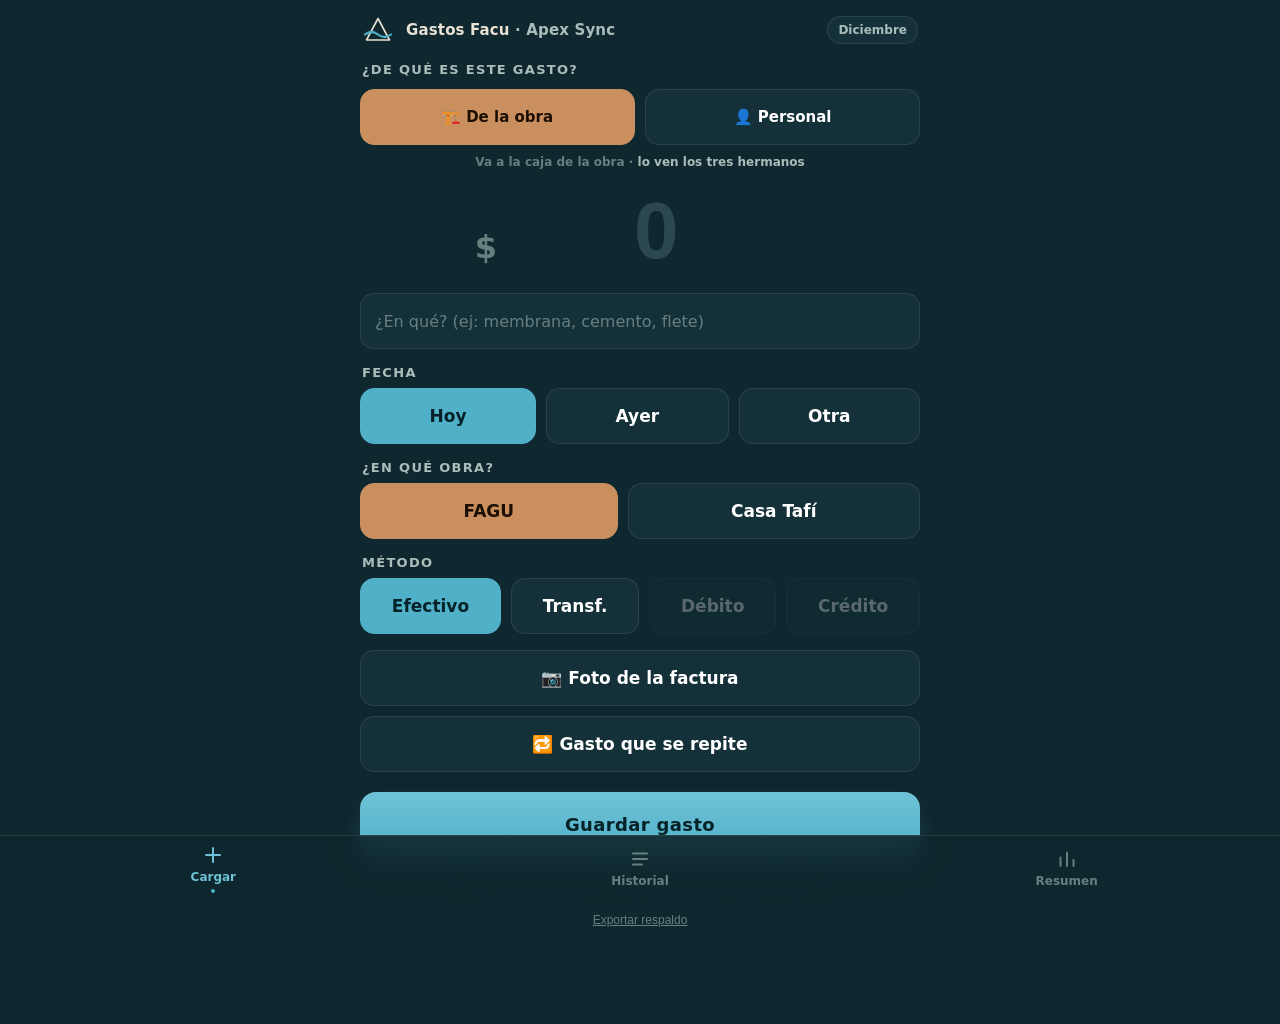
<file: facu/index.html>
<!doctype html>
<html lang="es">
<head>
<meta charset="utf-8">
<meta name="viewport" content="width=device-width, initial-scale=1, viewport-fit=cover, user-scalable=no">
<title>Gastos Facu · Apex Sync</title>
<meta name="theme-color" content="#0F272E">
<link rel="manifest" href="manifest.webmanifest">
<link rel="apple-touch-icon" href="icon-180.png">
<meta name="apple-mobile-web-app-capable" content="yes">
<meta name="apple-mobile-web-app-status-bar-style" content="black-translucent">
<meta name="apple-mobile-web-app-title" content="Gastos Facu">
<link rel="stylesheet" href="../apex-sync.css">
<style>
/* ==== VARIANTE FACU — v5 "una sola app": obra + personal juntos.
   La base viene de ../apex-sync.css (compartida, no se duplica). ==== */
:root{
  --accent:      #4FB0C8;
  --accent-hi:   #6FC2D6;
  --accent-deep: #3A8CA0;
  --accent-soft: rgba(79,176,200,.15);
  --on-accent:   #062229;
  --glow-accent: 0 10px 28px -10px rgba(79,176,200,.40);
  --c-mio: #4FB0C8;                 /* color de "lo personal" en esta app */
}

/* ---- Selector de destino (lo primero que se ve al cargar) ---- */
.modo-sw{
  display:grid; grid-template-columns:1fr 1fr; gap:10px;
  margin:var(--sp-3) 0 0;
}
.modo-sw .chip{
  min-height:56px; padding:8px 6px; font-size:15px; font-weight:800;
  line-height:1.2; justify-content:center; text-align:center;
}
.modo-sw .chip--mio.on{ background:var(--c-mio); border-color:var(--c-mio); color:#062229; }
.modo-nota{
  margin:10px 2px 0; font-size:var(--fs-caption); font-weight:600;
  color:var(--ink-faint); text-align:center; min-height:1em;
}
.modo-nota b{ color:var(--ink-dim); }

/* Filete por fuente en el historial */
.gasto{ --edge: var(--c-mio); }
.gasto--obra{ --edge:var(--c-obra); }
.gasto--tafi{ --edge:var(--c-tafi); }
.gasto--mio{  --edge:var(--c-mio); }
.badge--obra{ background:var(--c-obra-soft); color:var(--copper-hi); }
.badge--tafi{ background:var(--c-tafi-soft); color:var(--c-tafi); }
.badge--mio{  background:var(--accent-soft); color:var(--accent-hi); }
.stat-card--mio{ --stat-c:var(--c-mio); }
.bar-row--mio .bar-fill{ --bc:var(--c-mio); }

/* Encabezado de bloque dentro del Resumen — misma familia que .seccion h2
   pero en pearl, para que se lean como los dos grandes cortes del resumen. */
.bloque{
  display:flex; align-items:baseline; justify-content:space-between; gap:8px;
  margin:var(--sp-6) 2px var(--sp-2);
  padding-bottom:8px; border-bottom:1px solid var(--line);
}
.bloque h2{
  margin:0; font-size:var(--fs-label); font-weight:800;
  letter-spacing:.12em; text-transform:uppercase; color:var(--pearl);
}
.bloque .bl-sub{ font-size:var(--fs-caption); color:var(--ink-faint); font-weight:600; }
.badge--relevar{ background:rgba(239,199,94,.14); color:var(--warn); }
.toast--warn{ border-color:var(--warn); color:var(--warn); }
.aviso{
  margin:var(--sp-3) 0 0; padding:10px var(--sp-3);
  background:rgba(239,199,94,.10); border:1px solid rgba(239,199,94,.28);
  border-radius:var(--r-card); color:var(--warn);
  font-size:var(--fs-caption); font-weight:600; text-align:center;
}
</style>
</head>
<body>

<header class="topbar">
  <svg class="logo" viewBox="0 0 32 32" aria-hidden="true">
    <path d="M16 4.5 L27.5 26 H4.5 Z" fill="none" stroke="#E8E2D5" stroke-width="1.6" stroke-linejoin="round"/>
    <path d="M3 20.5 Q9.5 15.5 16 20.5 T29 20.5" fill="none" stroke="#4FB0C8" stroke-width="2.2" stroke-linecap="round"/>
  </svg>
  <h1><b>Gastos Facu</b> · Apex Sync</h1>
  <span class="periodo" id="periodo"></span>
</header>

<!-- ============ CARGAR ============ -->
<main id="vista-cargar">

  <div class="grupo" style="margin-top:var(--sp-2)">
    <label>¿De qué es este gasto?</label>
    <div class="modo-sw" id="chips-modo">
      <button class="chip chip--obra on" data-v="obra">🏗️ De la obra</button>
      <button class="chip chip--mio" data-v="personal">👤 Personal</button>
    </div>
    <p class="modo-nota" id="modo-nota"></p>
  </div>

  <div class="monto-wrap">
    <div class="monto-box">
      <span class="signo">$</span>
      <input id="monto" class="monto money" type="text" inputmode="numeric" autocomplete="off" placeholder="0" aria-label="Monto">
    </div>
    <p class="foto-hint" id="foto-hint" hidden>Con foto podés dejar el monto vacío: Jarvis lo saca de la factura</p>
  </div>

  <div class="grupo">
    <input id="descripcion" class="field" type="text" autocomplete="off" placeholder="¿En qué?">
  </div>

  <div class="grupo">
    <label>Fecha</label>
    <div class="chips" id="chips-fecha">
      <button class="chip on" data-v="hoy">Hoy</button>
      <button class="chip" data-v="ayer">Ayer</button>
      <button class="chip" data-v="otra">Otra</button>
    </div>
    <input id="fecha" class="field" type="date" style="margin-top:10px" hidden>
  </div>

  <div class="grupo" id="grupo-proyecto">
    <label>¿En qué obra?</label>
    <div class="chips" id="chips-proyecto">
      <button class="chip chip--obra on" data-v="fagu_obra">FAGU</button>
      <button class="chip chip--tafi" data-v="tafi">Casa Tafí</button>
    </div>
  </div>

  <div class="grupo">
    <label>Método</label>
    <div class="chips" id="chips-metodo">
      <button class="chip on" data-v="efectivo">Efectivo</button>
      <button class="chip" data-v="transferencia">Transf.</button>
      <button class="chip" data-v="debito">Débito</button>
      <button class="chip" data-v="credito">Crédito</button>
    </div>
  </div>

  <div class="grupo" id="grupo-tarjeta" hidden>
    <label>Tarjeta</label>
    <div class="chips" id="chips-tarjeta">
      <button class="chip on" data-v="Visa">Visa</button>
      <button class="chip" data-v="Mastercard">Mastercard</button>
      <button class="chip" data-v="__otra">Otra</button>
    </div>
    <input id="tarjeta-otra" class="field" type="text" placeholder="¿Qué tarjeta?" style="margin-top:10px" hidden>
  </div>

  <div class="grupo" id="grupo-cuotas" hidden>
    <label>Cuotas</label>
    <div class="chips chips--compact" id="chips-cuotas">
      <button class="chip on" data-v="1">1</button>
      <button class="chip" data-v="3">3</button>
      <button class="chip" data-v="6">6</button>
      <button class="chip" data-v="12">12</button>
    </div>
  </div>

  <div class="grupo">
    <button id="btn-foto" class="chip chip--toggle">📷 Foto de la factura</button>
    <input id="foto-input" type="file" accept="image/*" hidden>
    <button id="recurrente" class="chip chip--toggle" style="margin-top:10px">🔁 Gasto que se repite</button>
  </div>

  <div class="grupo" id="grupo-rec-meses" hidden>
    <label>¿Cuántos meses?</label>
    <div class="chips chips--compact" id="chips-rec-meses">
      <button class="chip" data-v="2">2</button>
      <button class="chip" data-v="3">3</button>
      <button class="chip" data-v="6">6</button>
      <button class="chip on" data-v="12">12</button>
      <button class="chip" data-v="24">24</button>
      <button class="chip" data-v="inf">Sin fin</button>
    </div>
  </div>

  <button id="guardar" class="btn-primary">Guardar gasto</button>

  <div style="text-align:center"><button class="pendientes" id="pendientes"></button></div>

  <footer class="pie">
    Se guarda al instante · lo ves en Historial sin clave ni nada
    <br><button class="lnk" id="exportar">Exportar respaldo</button>
  </footer>
</main>

<!-- ============ HISTORIAL ============ -->
<main id="vista-historial" hidden>
  <div class="seccion"><h2>Historial</h2><button class="accion" id="refrescar-hist">↻ Actualizar</button></div>
  <div class="filtros" id="filtro-fuente">
    <button class="chip on" data-v="todo">Todo</button>
    <button class="chip chip--obra" data-v="obra">🏗️ Obra</button>
    <button class="chip chip--mio" data-v="personal">👤 Personal</button>
  </div>
  <input id="buscador" class="field field--busca" type="search" autocomplete="off" placeholder="Buscar gasto, tarjeta, monto…">
  <p class="hist-stats" id="hist-stats"></p>
  <div id="hist-lista"></div>
</main>

<!-- ============ RESUMEN ============ -->
<main id="vista-resumen" hidden>
  <div class="seccion"><h2>Resumen</h2><button class="accion" id="refrescar-res">↻ Actualizar</button></div>
  <div id="res-contenido"></div>
  <p class="pie" id="actualizado"></p>
</main>

<!-- ============ TABBAR ============ -->
<nav class="tabbar">
  <button class="tab act" id="tab-cargar" aria-label="Cargar">
    <svg width="22" height="22" viewBox="0 0 22 22" fill="none" stroke="currentColor" stroke-width="2" stroke-linecap="round"><path d="M11 4v14M4 11h14"/></svg>
    Cargar
  </button>
  <button class="tab" id="tab-historial" aria-label="Historial">
    <svg width="22" height="22" viewBox="0 0 22 22" fill="none" stroke="currentColor" stroke-width="2" stroke-linecap="round"><path d="M4 5.5h14M4 11h14M4 16.5h9"/></svg>
    Historial
  </button>
  <button class="tab" id="tab-resumen" aria-label="Resumen">
    <svg width="22" height="22" viewBox="0 0 22 22" fill="none" stroke="currentColor" stroke-width="2" stroke-linecap="round"><path d="M4.5 18V9.5M11 18V4.5M17.5 18v-6"/></svg>
    Resumen
  </button>
</nav>

<!-- ============ HOJA DE EDICIÓN (v8) ============ -->
<div class="hoja-fondo" id="ed-fondo" hidden></div>
<section class="hoja" id="ed-hoja" role="dialog" aria-modal="true" aria-labelledby="ed-titulo" tabindex="-1" hidden>
  <div class="hoja-grip" aria-hidden="true"></div>
  <div class="hoja-head">
    <h2 id="ed-titulo">Editar gasto</h2>
    <button class="hoja-x" id="ed-cerrar" aria-label="Cerrar sin guardar">✕</button>
  </div>
  <p class="hoja-sub" id="ed-sub"></p>

  <div class="grupo">
    <label for="ed-monto">Monto</label>
    <div class="ed-monto-box">
      <span class="signo" aria-hidden="true">$</span>
      <input id="ed-monto" class="field field--monto money" type="text" inputmode="numeric" autocomplete="off" placeholder="0">
    </div>
  </div>

  <div class="grupo">
    <label for="ed-desc">Descripción</label>
    <input id="ed-desc" class="field" type="text" autocomplete="off" maxlength="120" placeholder="¿En qué?">
  </div>

  <div class="grupo">
    <label for="ed-fecha">Fecha</label>
    <input id="ed-fecha" class="field" type="date">
  </div>

  <div class="grupo" id="ed-grupo-proyecto" hidden>
    <label>¿En qué obra?</label>
    <div class="chips" id="ed-chips-proyecto">
      <button class="chip chip--obra" data-v="fagu_obra">FAGU</button>
      <button class="chip chip--tafi" data-v="tafi">Casa Tafí</button>
    </div>
  </div>

  <div class="grupo">
    <label>Método</label>
    <div class="chips" id="ed-chips-metodo">
      <button class="chip" data-v="efectivo">Efectivo</button>
      <button class="chip" data-v="transferencia">Transf.</button>
      <button class="chip" data-v="debito">Débito</button>
      <button class="chip" data-v="credito">Crédito</button>
    </div>
  </div>

  <div class="grupo" id="ed-grupo-tarjeta" hidden>
    <label>Tarjeta</label>
    <div class="chips" id="ed-chips-tarjeta"></div>
    <input id="ed-tarjeta-otra" class="field" type="text" maxlength="40" placeholder="¿Qué tarjeta?" style="margin-top:10px" hidden>
  </div>

  <div class="grupo" id="ed-grupo-cuotas" hidden>
    <label>Cuotas</label>
    <div class="chips chips--compact" id="ed-chips-cuotas"></div>
  </div>

  <button class="btn-primary" id="ed-guardar">Guardar cambios</button>
  <button class="btn-borrar" id="ed-borrar">🗑 Eliminar gasto</button>

  <div class="confirmar" id="ed-confirmar" hidden>
    <b>¿Seguro que querés borrar este gasto?</b>
    <span>No se puede deshacer.</span>
    <div class="confirmar-btns">
      <button class="btn-ghost" id="ed-no">No, dejalo</button>
      <button class="btn-borrar" id="ed-si">Sí, borrar</button>
    </div>
  </div>

  <p class="hoja-nota" id="ed-nota" hidden></p>
</section>

<div class="overlay" id="foto-overlay"><img id="foto-grande" alt="factura"><span>tocá para cerrar</span></div>
<div class="toast" id="toast" role="status"></div>

<script>
// ============================================================
// GASTOS FACU · Apex Sync v5 — UNA SOLA APP
// Obra FAGU  → public.gastos_obras (quien = 'facu')
// Personal   → public.gastos_facu
// 0152: la clave de cada uno se pide UNA vez y queda en el teléfono (no está en el código).
// ============================================================
const SUPABASE_URL = 'https://kfiywiqivibktzakclyv.supabase.co';
const ANON_KEY = 'eyJhbGciOiJIUzI1NiIsInR5cCI6IkpXVCJ9.eyJpc3MiOiJzdXBhYmFzZSIsInJlZiI6ImtmaXl3aXFpdmlia3R6YWtjbHl2Iiwicm9sZSI6ImFub24iLCJpYXQiOjE3ODMyMTA1MTgsImV4cCI6MjA5ODc4NjUxOH0.Z1DQW5ySGolzrjsqeesg824cpctqa04BOS2RSH4NTNo';
// 0152 (14-oct-2026) — CLAVE POR PERSONA. La clave ya NO está en el código:
// este HTML es público y cualquiera la leía. Se pide UNA vez por teléfono y
// queda guardada acá. Si el servidor la rechaza (403) se borra y se vuelve a pedir.
// Cada uno tiene la suya (José, Agus, Facu): abre la obra y lo propio.
const LS_MI_CLAVE = 'gastos_apex_mi_clave';
function leerMiClave(){
  let k = '';
  try{ k = localStorage.getItem(LS_MI_CLAVE) || ''; }catch(e){}
  while(!k){
    const t = window.prompt('Escribí tu clave de la app de gastos (te la pasa José). Se pide una sola vez.');
    if(t === null) break;
    k = t.trim().toLowerCase().replace(/\s+/g, '');
    if(k){ try{ localStorage.setItem(LS_MI_CLAVE, k); }catch(e){} }
  }
  return k;
}
function claveRechazada(){
  try{ localStorage.removeItem(LS_MI_CLAVE); }catch(e){}
  alert('La clave no es correcta. Volvé a escribirla.');
  location.reload();
  return new Promise(() => {});   // no sigue: la página se recarga
}
const MI_CLAVE = leerMiClave();

// Las fotos pasan por la CDN de Supabase, que guarda copia por URL: sin esto,
// una foto que ya vio alguien con clave la podía bajar cualquiera con la URL pelada.
let _sufijoFoto = null;
async function sufijoFoto(){
  if(_sufijoFoto === null){
    try{
      const d = await crypto.subtle.digest('SHA-256', new TextEncoder().encode('foto:' + MI_CLAVE));
      _sufijoFoto = '?c=' + Array.from(new Uint8Array(d)).slice(0, 12).map(b => b.toString(16).padStart(2, '0')).join('');
    }catch(e){ _sufijoFoto = '?c=' + Date.now(); }
  }
  return _sufijoFoto;
}
const H = {'apikey': ANON_KEY, 'Authorization': 'Bearer ' + ANON_KEY, 'x-gastos-clave': MI_CLAVE};

const YO      = 'facu';
const NOMBRE  = 'Facu';
const ACCENT  = '#4FB0C8';

const TABLA_OBRAS    = 'gastos_obras';
const RPC_OBRAS      = 'gastos_obras_lista';
const CLAVE_OBRAS    = MI_CLAVE;
const TABLA_PERSONAL = 'gastos_facu';
const RPC_PERSONAL   = 'gastos_facu_lista';
const CLAVE_PERSONAL = MI_CLAVE;

// La cola local es la MISMA que traía la app vieja (mismo origen), así que
// lo que haya quedado pendiente en el teléfono se sube igual. A los items
// viejos les falta `dest` → eran todos personales.
const LS_KEY   = 'gastos_facu_v1';
const LS_MODO  = 'gastos_facu_modo';
const LS_CLAVE_VIEJA = 'gastos_facu_clave';

const NOMBRES     = {jose:'José', facu:'Facu', agus:'Agus'};
const PROYECTOS   = {fagu_obra:'Obra FAGU', tafi:'Casa Tafí'};
const PROY_CLASE  = {fagu_obra:'obra', tafi:'tafi'};
const METODO_TXT  = {efectivo:'Efectivo', transferencia:'Transferencia', debito:'Débito', credito:'Crédito'};
// Regla de negocio heredada de la app de Obras: en la obra los hermanos
// pagan solo en efectivo o por transferencia. En lo personal, los 4 métodos.
const METODOS_OBRA = ['efectivo','transferencia'];

const sel = { modo:'obra', fecha:'hoy', proyecto:'fagu_obra', metodo:'efectivo',
              tarjeta:'Visa', cuotas:1, recurrente:false, recMeses:'12' };
const filtro = { q:'', fuente:'todo' };

// ---------- helpers ----------
const $ = id => document.getElementById(id);
const esc = s => String(s == null ? '' : s).replace(/[&<>"']/g, c => ({'&':'&amp;','<':'&lt;','>':'&gt;','"':'&quot;',"'":'&#39;'}[c]));
const fmt$ = n => '$ ' + Math.round(n).toLocaleString('es-AR');
const fmtK = n => n >= 1e6 ? (n/1e6).toLocaleString('es-AR', {maximumFractionDigits:1}) + ' M'
              : n >= 1e3 ? Math.round(n/1e3) + ' k' : String(Math.round(n));
const uuid = () => (crypto.randomUUID ? crypto.randomUUID() : Date.now() + '-' + Math.random().toString(36).slice(2));
const num = v => Number(v) || 0;

// EL redondeo: cada gasto se redondea UNA sola vez, aca, al peso que se ve
// en su fila. De ahi para arriba solo se suman enteros, asi cualquier total
// es exactamente la suma de lo que se muestra. Sin esto, una factura de
// $3.284,52 hacia que Jose + Facu diera $1 mas que el total de la obra.
const montoEnt = f => Math.round(num(f.monto));

// Para lo unico que sigue dando decimales: las cuotas (un gasto dividido en
// N). Devuelve las partes en pesos enteros ajustadas para que sumen EXACTO
// el total redondeado. Metodo del resto mayor: el peso que sobra o falta va
// a la parte con la fraccion mas grande.
function partesRedondeadas(total, partes){
  const objetivo = Math.round(num(total));
  const base = partes.map(v => Math.floor(num(v)));
  const orden = partes
    .map((v, i) => ({i, frac: num(v) - Math.floor(num(v))}))
    .sort((a, b) => b.frac - a.frac);
  let resto = objetivo - base.reduce((s, v) => s + v, 0);
  if(!orden.length) return base;
  for(let k = 0; resto > 0; k++, resto--) base[orden[k % orden.length].i]++;
  for(let k = 0; resto < 0; k++, resto++) base[orden[orden.length - 1 - (k % orden.length)].i]--;
  return base;
}

let toastTimer = null;
function toast(msg, tipo){
  const t = $('toast');
  t.textContent = msg;
  t.className = 'toast show' + (tipo ? ' toast--' + tipo : '');
  clearTimeout(toastTimer);
  toastTimer = setTimeout(() => t.classList.remove('show'), 3200);
}

// ============================================================
// RED DE SEGURIDAD GLOBAL (v10)
// ------------------------------------------------------------
// Antes, CUALQUIER excepcion suelta dejaba la app muda: los botones no
// respondian, la consola quedaba limpia y desde afuera era imposible saber
// que paso ("no funciona nada"). Ahora todo error visible se muestra en
// pantalla con el detalle, asi se le puede sacar una foto y mandarla.
// Regla: la app avisa, nunca se muere en silencio.
let errVisto = false;
function mostrarFalla(origen, detalle){
  if(errVisto) return;          // un solo cartel; no tapar la app con diez
  errVisto = true;
  const d = document.createElement('div');
  d.id = 'falla-global';
  d.setAttribute('role','alert');
  d.style.cssText = 'position:fixed;left:12px;right:12px;bottom:96px;z-index:200;' +
    'background:#3A1410;border:1.5px solid #F2705F;border-radius:14px;padding:14px 16px;' +
    'color:#FFE9E4;font:600 13px -apple-system,BlinkMacSystemFont,system-ui,sans-serif;' +
    'box-shadow:0 12px 32px -8px rgba(0,0,0,.7)';
  d.innerHTML = '<b style="display:block;font-size:14px;margin-bottom:4px">Algo falló en la app</b>' +
    '<span style="display:block;opacity:.85;word-break:break-word">' + esc(origen + ': ' + detalle) + '</span>' +
    '<span style="display:block;margin-top:8px;opacity:.7">Mandale esta captura a Jarvis.</span>' +
    '<button style="margin-top:10px;width:100%;min-height:40px;border-radius:10px;cursor:pointer;' +
    'background:#F2705F;border:none;color:#2A0904;font-weight:800;font-size:13px">Recargar la app</button>';
  d.querySelector('button').addEventListener('click', () => location.reload());
  document.body.appendChild(d);
}
window.addEventListener('error', e => mostrarFalla('Error', (e.message || 'desconocido') + ' (línea ' + e.lineno + ')'));
window.addEventListener('unhandledrejection', e => {
  const r = e.reason;
  mostrarFalla('Promesa', (r && (r.message || r)) || 'desconocido');
});

function isoLocal(d){
  return d.getFullYear() + '-' + String(d.getMonth()+1).padStart(2,'0') + '-' + String(d.getDate()).padStart(2,'0');
}
const hoyLocal = () => isoLocal(new Date());
function fechaElegida(){
  if(sel.fecha === 'otra') return $('fecha').value || hoyLocal();
  if(sel.fecha === 'ayer'){ const d = new Date(); d.setDate(d.getDate()-1); return isoLocal(d); }
  return hoyLocal();
}
function etiquetaDia(fechaISO){
  const d = new Date(); d.setDate(d.getDate()-1);
  const ayer = isoLocal(d);
  const [y, m, dd] = fechaISO.split('-').map(Number);
  const txt = new Date(y, m-1, dd).toLocaleDateString('es-AR', {weekday:'short', day:'numeric', month:'short'}).replace(/\./g,'');
  if(fechaISO === hoyLocal()) return 'Hoy · ' + txt;
  if(fechaISO === ayer) return 'Ayer · ' + txt;
  return txt;
}

const mesNombre = new Date().toLocaleDateString('es-AR', {month:'long'});
$('periodo').textContent = mesNombre.charAt(0).toUpperCase() + mesNombre.slice(1);

// Higiene: la clave vieja ya no se usa nunca más.
try{ localStorage.removeItem(LS_CLAVE_VIEJA); }catch(e){}

// ---------- chips del form ----------
function initChips(id, campo, cb){
  const box = $(id);
  box.addEventListener('click', e => {
    const b = e.target.closest('.chip'); if(!b || b.classList.contains('off')) return;
    box.querySelectorAll('.chip').forEach(c => c.classList.remove('on'));
    b.classList.add('on');
    sel[campo] = campo === 'cuotas' ? parseInt(b.dataset.v, 10) : b.dataset.v;
    if(cb) cb(b.dataset.v);
  });
}

initChips('chips-modo','modo', v => { localStorage.setItem(LS_MODO, v); aplicarModo(); });
initChips('chips-fecha','fecha', v => {
  const f = $('fecha');
  f.hidden = v !== 'otra';
  if(v === 'otra' && !f.value) f.value = hoyLocal();
});
initChips('chips-proyecto','proyecto');
initChips('chips-metodo','metodo', aplicarGruposTarjeta);
initChips('chips-tarjeta','tarjeta', v => { $('tarjeta-otra').hidden = v !== '__otra'; });
initChips('chips-cuotas','cuotas');

// El destino manda: en la obra solo efectivo/transferencia; el detalle de
// obra (qué obra) solo aparece cuando corresponde.
function aplicarModo(){
  const esObra = sel.modo === 'obra';
  $('grupo-proyecto').hidden = !esObra;
  $('descripcion').placeholder = esObra
    ? '¿En qué? (ej: membrana, cemento, flete)'
    : '¿En qué? (ej: nafta, super, salida)';
  $('modo-nota').innerHTML = esObra
    ? 'Va a la caja de la obra · <b>lo ven los tres hermanos</b>'
    : 'Tus gastos · <b>solo los ves vos</b>';
  document.querySelectorAll('#chips-metodo .chip').forEach(c => {
    const bloqueado = esObra && !METODOS_OBRA.includes(c.dataset.v);
    c.classList.toggle('off', bloqueado);
  });
  if(esObra && !METODOS_OBRA.includes(sel.metodo)){
    sel.metodo = 'efectivo';
    document.querySelectorAll('#chips-metodo .chip').forEach(c => c.classList.toggle('on', c.dataset.v === 'efectivo'));
  }
  aplicarGruposTarjeta();
}

function aplicarGruposTarjeta(){
  const conTarjeta = sel.metodo === 'debito' || sel.metodo === 'credito';
  $('grupo-tarjeta').hidden = !conTarjeta;
  $('grupo-cuotas').hidden = sel.metodo !== 'credito';
  if(!conTarjeta) $('tarjeta-otra').hidden = true;
  else $('tarjeta-otra').hidden = sel.tarjeta !== '__otra';
}

// Arranca en el último destino usado (memoria del selector).
(function restaurarModo(){
  const guardado = localStorage.getItem(LS_MODO);
  if(guardado === 'personal' || guardado === 'obra') sel.modo = guardado;
  document.querySelectorAll('#chips-modo .chip').forEach(c => c.classList.toggle('on', c.dataset.v === sel.modo));
  aplicarModo();
})();

// "se repite N meses" (2-24) o sin fin.
// Crédito + recurrente: manda el crédito (las cuotas ya proyectan solas).
const recEl = $('recurrente');
function pintarRec(){
  recEl.classList.toggle('on', sel.recurrente);
  recEl.textContent = !sel.recurrente ? '🔁 Gasto que se repite'
    : (sel.recMeses === 'inf' ? '🔁 Se repite sin fin' : '🔁 Se repite ' + sel.recMeses + ' meses');
  $('grupo-rec-meses').hidden = !sel.recurrente;
}
recEl.addEventListener('click', () => { sel.recurrente = !sel.recurrente; pintarRec(); });
initChips('chips-rec-meses','recMeses', pintarRec);

// ---------- foto ----------
const fotoInput = $('foto-input');
const btnFoto = $('btn-foto');
btnFoto.addEventListener('click', () => fotoInput.click());
fotoInput.addEventListener('change', () => {
  const hay = fotoInput.files && fotoInput.files.length;
  btnFoto.classList.toggle('on', !!hay);
  btnFoto.textContent = hay ? '📷 ✓ Foto lista' : '📷 Foto de la factura';
  $('foto-hint').hidden = !hay;
});

async function comprimirFoto(file){
  const img = await createImageBitmap(file);
  const max = 1600;
  const escala = Math.min(1, max / Math.max(img.width, img.height));
  const c = document.createElement('canvas');
  c.width = Math.round(img.width * escala);
  c.height = Math.round(img.height * escala);
  c.getContext('2d').drawImage(img, 0, 0, c.width, c.height);
  return new Promise(res => c.toBlob(res, 'image/jpeg', 0.8));
}

async function subirFoto(file, fecha, carpeta){
  const blob = await comprimirFoto(file);
  const path = carpeta + '/' + fecha + '-' + Date.now() + '-' + Math.random().toString(36).slice(2, 8) + '.jpg';
  const r = await fetch(SUPABASE_URL + '/storage/v1/object/facturas/' + path, {
    method:'POST', headers:{...H, 'Content-Type':'image/jpeg'}, body: blob,
  });
  return r.ok ? path : null;
}

// ---------- monto ----------
const montoEl = $('monto');
montoEl.addEventListener('input', () => {
  const n = montoEl.value.replace(/\D/g,'');
  montoEl.value = n ? Number(n).toLocaleString('es-AR') : '';
});

// ---------- persistencia local + POST resiliente ----------
function leerLS(){ try{ return JSON.parse(localStorage.getItem(LS_KEY)) || []; }catch(e){ return []; } }

// v10: escribir NUNCA puede tirar. Si el telefono se queda sin espacio
// (QuotaExceededError, iOS con poco disco) el boton "Guardar" se colgaba en
// "Guardando…" para siempre y no se podia cargar nada. Ahora, si no entra, se
// tiran los gastos VIEJOS YA SINCRONIZADOS (los que estan en el servidor, no
// se pierde nada) y se reintenta. Los pendientes no se tocan jamas.
function escribirLS(a){
  try{ localStorage.setItem(LS_KEY, JSON.stringify(a)); return true; }
  catch(e){
    try{
      const pendientes = a.filter(x => x.estado === 'pendiente');
      const sincronizados = a.filter(x => x.estado !== 'pendiente');
      // se conservan los 30 sincronizados mas nuevos, el resto ya vive en la DB
      const podado = sincronizados.slice(-30).concat(pendientes);
      localStorage.setItem(LS_KEY, JSON.stringify(podado));
      toast('Se liberó espacio en el teléfono — tus gastos están a salvo', 'warn');
      return true;
    }catch(e2){
      toast('El teléfono no tiene espacio para guardar acá — revisá que el gasto haya subido', 'error');
      return false;
    }
  }
}

// Anti-duplicados: local_id es UNIQUE en la DB; un reintento de un gasto
// que ya llegó contesta 409 (duplicado) y se toma como "ya guardado".
let nubeLista = true;
const esNubeNoLista = (status, msg) =>
  status === 404 || /PGRST20[25]|Could not find/i.test(msg);

// Resiliencia de esquema: si a la DB le falta una columna nueva se reintenta
// sin ella — la marca queda solo local hasta que corra el SQL.
const OPCIONALES = {recurrente_meses:true};

// Un item de la cola sabe a qué tabla va: `dest` = 'obra' | 'personal'.
// Los items viejos (app v4) no lo traen → eran personales.
const destDe = it => (it && it.dest === 'obra') ? 'obra' : 'personal';
const tablaDe = it => destDe(it) === 'obra' ? TABLA_OBRAS : TABLA_PERSONAL;

async function postSupabase(item){
  const tabla = tablaDe(item);
  const {estado, dest, ...gasto} = item;
  for(let i = 0; i <= Object.keys(OPCIONALES).length; i++){
    const body = {...gasto};
    for(const c in OPCIONALES) if(!OPCIONALES[c]) delete body[c];
    const r = await fetch(SUPABASE_URL + '/rest/v1/' + tabla, {
      method:'POST',
      headers:{...H, 'Content-Type':'application/json', 'Prefer':'return=minimal'},
      body: JSON.stringify(body),
    });
    if(r.ok){ nubeLista = true; return true; }
    let msg = '';
    try{ msg = await r.text(); }catch(e){}
    if(r.status === 409 && /23505|duplicate/i.test(msg)) return true;   // ya estaba
    let cambio = false;
    for(const c in OPCIONALES){
      if(OPCIONALES[c] && (c in body) && msg.includes(c)){ OPCIONALES[c] = false; cambio = true; }
    }
    if(cambio) continue;              // reintenta sin la columna que rebotó
    if(esNubeNoLista(r.status, msg)) nubeLista = false;
    return false;
  }
  return false;
}

function refrescarPendientes(){
  const n = leerLS().filter(x => x.estado === 'pendiente').length;
  const el = $('pendientes');
  el.textContent = n ? ('⏳ ' + n + ' en el teléfono — se suben solos (tocá para probar)') : '';
  el.classList.toggle('show', n > 0);
}

let reintentando = false;
async function reintentarPendientes(avisar){
  if(reintentando || !navigator.onLine) { refrescarPendientes(); return; }
  reintentando = true;
  const hist = leerLS();
  let enviados = 0;
  for(const item of hist){
    if(item.estado !== 'pendiente') continue;
    if(item.local_id != null) item.local_id = String(item.local_id);
    try{ if(await postSupabase(item)){ item.estado = 'ok'; enviados++; } }catch(e){}
  }
  if(enviados){ escribirLS(hist); invalidarCache(); }
  reintentando = false;
  refrescarPendientes();
  if(avisar && enviados) toast('✓ ' + enviados + ' gasto(s) sincronizado(s)', 'ok');
}

$('pendientes').addEventListener('click', () => reintentarPendientes(true));
window.addEventListener('online', () => reintentarPendientes(true));
setInterval(() => { if(leerLS().some(x => x.estado === 'pendiente')) reintentarPendientes(false); }, 60000);

// ---------- guardar ----------
const btn = $('guardar');
btn.addEventListener('click', async () => {
  const monto = Number(montoEl.value.replace(/\D/g,''));
  const hayFoto = !!(fotoInput.files && fotoInput.files.length);
  // Con foto, el monto puede ir vacío: queda marcado para que Jarvis
  // lo saque de la factura (flag `relevar`).
  if(!monto && !hayFoto){ montoEl.focus(); return; }
  const esObra = sel.modo === 'obra';
  const esCredito = sel.metodo === 'credito';
  const conTarjeta = esCredito || sel.metodo === 'debito';
  let tarjeta = null;
  if(conTarjeta){
    tarjeta = sel.tarjeta === '__otra'
      ? ($('tarjeta-otra').value.trim() || 'Otra')
      : sel.tarjeta;
  }
  btn.disabled = true; btn.textContent = 'Guardando…';

  let foto_path = null;
  if(hayFoto){
    try{ foto_path = await subirFoto(fotoInput.files[0], fechaElegida(), esObra ? 'obras' : YO); }catch(e){}
  }

  const gasto = {
    fecha: fechaElegida(),
    monto: monto || 0,
    descripcion: $('descripcion').value.trim(),
    metodo: sel.metodo,
    tarjeta: tarjeta,
    cuotas: esCredito ? sel.cuotas : 1,
    es_recurrente: sel.recurrente,
    foto_path: foto_path,
    local_id: uuid(),
  };
  if(esObra){ gasto.proyecto = sel.proyecto; gasto.quien = YO; }
  if(sel.recurrente && sel.recMeses !== 'inf') gasto.recurrente_meses = Number(sel.recMeses);
  if(!monto && hayFoto) gasto.relevar = true;

  const hist = leerLS();
  const item = {...gasto, dest: esObra ? 'obra' : 'personal', estado:'pendiente'};
  hist.push(item); escribirLS(hist);

  let ok = false;
  try{ ok = await postSupabase(item); }catch(e){}
  if(ok){ item.estado = 'ok'; escribirLS(hist); }
  invalidarCache();

  const fotoFallo = hayFoto && !foto_path;
  if(navigator.vibrate) navigator.vibrate(ok ? 30 : [60,60,60]);
  btn.classList.add('ok');
  btn.textContent = '✓ Guardado';
  const donde = esObra ? 'a la obra' : 'a lo tuyo';
  if(ok && fotoFallo){
    toast(monto
      ? 'Gasto guardado, pero la foto no subió'
      : 'Guardado sin foto ni monto — completalo a mano después', 'warn');
  } else if(ok && !monto){
    toast('✓ Guardado — Jarvis saca el monto de la factura', 'ok');
  } else if(ok){
    toast('✓ Guardado ' + donde + ' — ya figura arriba del Historial', 'ok');
  } else if(!nubeLista){
    toast('✓ Guardado en el teléfono — se sube solo apenas esté lista la nube');
  } else if(!navigator.onLine){
    toast('Sin conexión — quedó en el teléfono, se envía al volver la señal');
  } else {
    toast('No llegó al servidor — quedó en el teléfono y se reintenta solo', 'error');
  }
  setTimeout(() => {
    btn.classList.remove('ok'); btn.disabled = false; btn.textContent = 'Guardar gasto';
    montoEl.value = ''; $('descripcion').value = '';
    sel.fecha = 'hoy'; $('fecha').hidden = true; $('fecha').value = '';
    document.querySelectorAll('#chips-fecha .chip').forEach(c => c.classList.toggle('on', c.dataset.v === 'hoy'));
    sel.recurrente = false; sel.recMeses = '12';
    document.querySelectorAll('#chips-rec-meses .chip').forEach(c => c.classList.toggle('on', c.dataset.v === '12'));
    pintarRec();
    fotoInput.value = ''; btnFoto.classList.remove('on'); btnFoto.textContent = '📷 Foto de la factura';
    $('foto-hint').hidden = true;
  }, 1500);
  refrescarPendientes();
});

$('exportar').addEventListener('click', () => {
  const data = JSON.stringify(leerLS(), null, 2);
  const blob = new Blob([data], {type:'application/json'});
  const a = document.createElement('a');
  a.href = URL.createObjectURL(blob);
  a.download = 'gastos-facu-respaldo.json';
  a.click();
});

// ---------- datos: las DOS fuentes, sin pedir nada ----------
let cacheObras = null;      // TODAS las filas de la obra (los tres hermanos)
let cachePersonal = null;   // solo las mías
let ultimoFallo = '';

function invalidarCache(){ cacheObras = null; cachePersonal = null; }

async function rpcLista(rpc, clave){
  const r = await fetch(SUPABASE_URL + '/rest/v1/rpc/' + rpc, {
    method:'POST',
    headers:{...H, 'Content-Type':'application/json'},
    body: JSON.stringify({clave}),
  });
  if(r.status === 403) return claveRechazada();
  if(!r.ok){
    let msg = '';
    try{ msg = await r.text(); }catch(e){}
    if(esNubeNoLista(r.status, msg)){ nubeLista = false; return []; }
    throw new Error('server');
  }
  nubeLista = true;
  const filas = await r.json();
  if(!Array.isArray(filas)) return [];
  // `fecha` se usa para ordenar, agrupar y proyectar. Una sola fila con
  // fecha nula tiraba TODO el render (pantalla trabada en "Cargando…").
  return filas.map(f => (typeof f.fecha === 'string' ? f : {...f, fecha: f.fecha ? String(f.fecha) : ''}));
}

// Las dos fuentes en paralelo. Si una falla, la app igual muestra la otra.
async function traerTodo(force){
  if(cacheObras && cachePersonal && !force) return;
  const [o, p] = await Promise.allSettled([
    rpcLista(RPC_OBRAS, CLAVE_OBRAS),
    rpcLista(RPC_PERSONAL, CLAVE_PERSONAL),
  ]);
  ultimoFallo = '';
  if(o.status === 'fulfilled') cacheObras = o.value.map(f => ({...f, _src:'obra'}));
  else { cacheObras = cacheObras || []; ultimoFallo = 'obra'; }
  if(p.status === 'fulfilled') cachePersonal = p.value.map(f => ({...f, _src:'personal'}));
  else { cachePersonal = cachePersonal || []; ultimoFallo = ultimoFallo ? 'ambas' : 'personal'; }
  if(o.status === 'rejected' && p.status === 'rejected') throw new Error('server');
}

// Lo que todavía está en cola en el teléfono, sin duplicar lo que ya llegó.
function pendientes(){
  const enServer = new Set([...(cacheObras||[]), ...(cachePersonal||[])].map(f => f.local_id).filter(Boolean));
  return leerLS()
    .filter(x => x.estado === 'pendiente' && !enServer.has(x.local_id))
    .map(x => ({...x, fecha: String(x.fecha || hoyLocal()), _src: destDe(x), _pendiente:true, id: Infinity}));
}

// El Historial muestra la obra COMPLETA (los tres hermanos — es plata
// compartida y el Resumen ya dice "18 gastos entre los tres") más mis
// gastos personales y lo que quedó en cola. Antes filtraba la obra por
// `quien === YO`: quien todavía no había cargado nada veía "Sin gastos
// todavía" aunque la obra tuviera 18 gastos.
const filasObra    = () => (cacheObras || []);
const misPersonales= () => (cachePersonal || []);
function mias(){
  return [...pendientes(), ...filasObra(), ...misPersonales()];
}

// ---------- vistas ----------
function setVista(v){
  ['cargar','historial','resumen'].forEach(x => { $('vista-' + x).hidden = x !== v; });
  $('tab-cargar').classList.toggle('act', v === 'cargar');
  $('tab-historial').classList.toggle('act', v === 'historial');
  $('tab-resumen').classList.toggle('act', v === 'resumen');
  if(v === 'historial') abrirHistorial();
  if(v === 'resumen') abrirResumen();
}
$('tab-cargar').addEventListener('click', () => setVista('cargar'));
$('tab-historial').addEventListener('click', () => setVista('historial'));
$('tab-resumen').addEventListener('click', () => setVista('resumen'));
$('refrescar-hist').addEventListener('click', () => abrirHistorial(true));
$('refrescar-res').addEventListener('click', () => abrirResumen(true));

const htmlError = () =>
  '<div class="vacio"><b>' + (navigator.onLine ? 'Error del servidor' : 'Sin conexión') +
  '</b>Tocá ↻ Actualizar para probar de nuevo.</div>';

// Red de seguridad: si el dibujado falla, se muestra el motivo en pantalla
// en vez de dejar el "Cargando…" para siempre.
const htmlFalla = e =>
  '<div class="vacio"><b>No se pudo dibujar la lista</b>' +
  esc(String((e && e.message) || e)) + '<br>Tocá ↻ Actualizar.</div>';

function avisoParcial(){
  if(!ultimoFallo) return '';
  const que = ultimoFallo === 'obra' ? 'los gastos de la obra'
            : ultimoFallo === 'personal' ? 'tus gastos personales' : 'los datos';
  return '<p class="aviso">No se pudieron traer ' + que + '. Tocá ↻ Actualizar.</p>';
}

// ---------- HISTORIAL ----------
let buscaTimer = null;
$('buscador').addEventListener('input', () => {
  clearTimeout(buscaTimer);
  buscaTimer = setTimeout(() => { filtro.q = $('buscador').value.trim().toLowerCase(); renderHistorial(); }, 180);
});
$('filtro-fuente').addEventListener('click', e => {
  const b = e.target.closest('.chip'); if(!b) return;
  $('filtro-fuente').querySelectorAll('.chip').forEach(c => c.classList.remove('on'));
  b.classList.add('on');
  filtro.fuente = b.dataset.v;
  renderHistorial();
});

async function abrirHistorial(force){
  const cont = $('hist-lista');
  if(!cacheObras || !cachePersonal || force){
    cont.innerHTML = '<div class="vacio">Cargando…</div>';
    $('hist-stats').textContent = '';
    try{ await traerTodo(true); }
    catch(e){ cont.innerHTML = htmlError(); return; }
  }
  // Se pregunta UNA vez si el servidor sabe editar. Si falla la pregunta, no
  // pasa nada: se dibuja igual, solo que sin lápices.
  try{ await mantenimientoDisponible(); }catch(e){ mantenimientoOK = false; }
  // Si el render explota, el usuario tiene que VER algo — antes se quedaba
  // la pantalla trabada en "Cargando…" sin ninguna pista.
  try{ renderHistorial(); }
  catch(e){ cont.innerHTML = htmlFalla(e); }
}

function coincide(f){
  if(filtro.fuente !== 'todo' && f._src !== filtro.fuente) return false;
  if(!filtro.q) return true;
  const blob = [f.descripcion, f.tarjeta, METODO_TXT[f.metodo], PROYECTOS[f.proyecto],
                f._src === 'obra' ? 'obra' : 'personal', String(f.monto)].join(' ').toLowerCase();
  return blob.includes(filtro.q);
}

function chipFuente(f){
  if(f._src === 'obra'){
    const cls = PROY_CLASE[f.proyecto] || 'obra';
    return '<span class="badge badge--' + cls + '">🏗️ ' + esc(PROYECTOS[f.proyecto] || 'Obra') + '</span>';
  }
  return '<span class="badge badge--mio">👤 Personal</span>';
}

function filaHTML(f){
  const metodo = f.metodo === 'credito'
    ? '<span class="badge badge--credito">Crédito ' + (num(f.cuotas) || 1) + '×</span>'
    : '<span class="badge">' + (METODO_TXT[f.metodo] || esc(f.metodo)) + '</span>';
  const extra = f.tarjeta ? '<span class="extra">' + esc(f.tarjeta) + '</span>' : '';
  const rec = f.es_recurrente
    ? '<span class="badge badge--recurrente">🔁 ' + (num(f.recurrente_meses) ? num(f.recurrente_meses) + ' meses' : 'fijo') + '</span>' : '';
  const rev = f.relevar ? '<span class="badge badge--relevar">🔎 Jarvis la está leyendo</span>' : '';
  const cola = f._pendiente ? '<span class="badge badge--cola">⏳ en cola</span>' : '';
  const thumb = f.foto_path
    ? '<button class="thumb" data-foto="' + esc(f.foto_path) + '" aria-label="Ver factura"><span>📷</span></button>' : '';
  const importe = (f.relevar && !num(f.monto)) ? '$ —' : fmt$(montoEnt(f));
  const clase = f._src === 'obra' ? (PROY_CLASE[f.proyecto] || 'obra') : 'mio';
  // En obra ahora se ven los gastos de los tres: hay que decir quién pagó.
  const quien = f._src === 'obra'
    ? '<div class="f">' + (f.quien === YO ? 'Vos' : (NOMBRES[f.quien] || '')) + '</div>' : '';
  // v10: el lápiz aparece SOLO si el servidor sabe editar (ver
  // mantenimientoDisponible). Las de obra de OTRO hermano nunca lo llevan
  // (solo el que la cargó la puede editar). Y la hoja se abre SOLO tocando el
  // lápiz: tocar la fila entera hacía que, al recorrer el historial con el
  // pulgar, saltara la hoja encima de todo y pareciera que la app se trababa.
  const edita = editable(f);
  const k = claveFila(f);
  const lapiz = edita
    ? '<button class="ed-lapiz" data-k="' + esc(k) + '" aria-label="Editar ' + esc(f.descripcion || 'gasto') + '">✏️</button>' : '';
  const cls = 'gasto gasto--sinavatar gasto--' + clase + (thumb ? ' gasto--conthumb' : '') +
              (edita ? ' gasto--editable' : '');
  return '<div class="' + cls + '">' +
    '<div class="info"><div class="desc">' + esc(f.descripcion || '(sin detalle)') + '</div>' +
    '<div class="meta">' + chipFuente(f) + metodo + extra + rec + rev + cola + '</div></div>' +
    thumb +
    '<div class="importe"><div class="m money">' + importe + '</div>' + quien + '</div>' +
    lapiz +
  '</div>';
}

function renderHistorial(){
  const cont = $('hist-lista');
  if(!cacheObras && !cachePersonal) return;
  // Los pendientes primero (id = Infinity los deja arriba del día).
  const todas = mias().sort((a, b) => String(b.fecha || '').localeCompare(String(a.fecha || '')) || num(b.id) - num(a.id));
  const filtradas = todas.filter(coincide);

  // Índice para la hoja de edición: de la fila del HTML al objeto real.
  filasIdx.clear();
  for(const f of filtradas) filasIdx.set(claveFila(f), f);

  const nPend = todas.filter(f => f._pendiente).length;
  const totalF = filtradas.reduce((s, f) => s + montoEnt(f), 0);
  $('hist-stats').textContent = filtradas.length
    ? filtradas.length + ' gasto' + (filtradas.length === 1 ? '' : 's') + ' · ' + fmt$(totalF) +
      (nPend ? ' · ⏳ ' + nPend + ' en cola' : '')
    : '';

  if(!filtradas.length){
    cont.innerHTML = avisoParcial() + (todas.length
      ? '<div class="vacio"><b>Nada con ese filtro</b>Probá con otra búsqueda.</div>'
      : '<div class="vacio"><b>Sin gastos todavía</b>Cargá el primero desde la pestaña Cargar.</div>');
    return;
  }

  let html = avisoParcial(), diaActual = null;
  for(const f of filtradas){
    if(f.fecha !== diaActual){
      diaActual = f.fecha;
      const delDia = filtradas.filter(x => x.fecha === f.fecha);
      const totDia = delDia.reduce((s, x) => s + montoEnt(x), 0);
      html += '<div class="dia-head"><span class="dia">' + esc(etiquetaDia(f.fecha)) + '</span>' +
              '<b class="money">' + fmt$(totDia) + '</b></div>';
    }
    html += filaHTML(f);
  }
  cont.innerHTML = html;
  cont.querySelectorAll('[data-foto]').forEach(el => {
    cargarThumb(el);
    el.addEventListener('click', e => { e.stopPropagation(); verFoto(el.dataset.foto); });
  });
  cont.querySelectorAll('.ed-lapiz[data-k]').forEach(el => {
    el.addEventListener('click', e => { e.stopPropagation(); abrirEditor(el.dataset.k); });
  });
}

// Miniaturas: el bucket es privado → se bajan con la anon key y se cachean
const thumbCache = new Map();
async function bajarFoto(path){
  if(thumbCache.has(path)) return thumbCache.get(path);
  const r = await fetch(SUPABASE_URL + '/storage/v1/object/facturas/' + path + await sufijoFoto(), {headers: H});
  if(!r.ok) throw new Error('foto');
  const url = URL.createObjectURL(await r.blob());
  thumbCache.set(path, url);
  return url;
}
async function cargarThumb(el){
  try{
    const url = await bajarFoto(el.dataset.foto);
    el.innerHTML = '<img src="' + url + '" alt="factura">';
  }catch(e){}
}
async function verFoto(path){
  try{
    $('foto-grande').src = await bajarFoto(path);
    $('foto-overlay').classList.add('show');
  }catch(e){ toast('No se pudo abrir la foto', 'error'); }
}
$('foto-overlay').addEventListener('click', () => $('foto-overlay').classList.remove('show'));

// ---------- RESUMEN ----------
async function abrirResumen(force){
  const cont = $('res-contenido');
  $('actualizado').textContent = '';
  if(!cacheObras || !cachePersonal || force){
    cont.innerHTML = '<div class="vacio">Cargando…</div>';
    try{ await traerTodo(true); }
    catch(e){ cont.innerHTML = htmlError(); return; }
  }
  try{ renderResumen(); }
  catch(e){ cont.innerHTML = htmlFalla(e); return; }
  $('actualizado').textContent = 'Actualizado ' + new Date().toLocaleTimeString('es-AR', {hour:'2-digit', minute:'2-digit'});
}

// Regla: TODA compra a crédito impacta los meses siguientes (aun en 1 cuota).
// Recurrentes: respetan el horizonte elegido — N meses en total (el gasto
// cargado cuenta como pago 1) o sin fin si no se puso límite.
// v10 — Crédito + recurrente: manda EL RECURRENTE (antes mandaba el crédito
// y por eso los fijos pagados con tarjeta desaparecían de la proyección).
function proyectar(filas){
  const hoy = new Date();
  const meses = [];
  for(let k = 0; k < 6; k++){
    const d = new Date(hoy.getFullYear(), hoy.getMonth() + k, 1);
    meses.push({y: d.getFullYear(), m: d.getMonth(), items: []});
  }
  const idx = (y, m) => (y - meses[0].y) * 12 + (m - meses[0].m);
  for(const f of filas){
    const [fy, fm] = f.fecha.split('-').map(Number);
    const base = idx(fy, fm - 1);
    const etiqueta = f.descripcion || '(sin detalle)';
    const marca = f._src === 'obra' ? '🏗️ ' : '👤 ';
    const esCredito = f.metodo === 'credito';
    // v10 — FIX: un gasto que SE REPITE se proyecta todos los meses, se pague
    // como se pague. Antes la condicion era `f.es_recurrente && !esCredito`:
    // si el fijo estaba en tarjeta (que es lo normal — una suscripcion, la
    // publicidad), ganaba la rama de credito, se proyectaba UNA sola cuota y
    // al mes siguiente desaparecia del "Comprometido".
    if(f.es_recurrente){
      const N = num(f.recurrente_meses);          // 0 = sin fin
      for(let k = Math.max(0, base + 1); k < meses.length; k++){
        const nro = k - base + 1;                 // el gasto original fue el pago 1
        if(N && nro > N) break;
        meses[k].items.push({t: etiqueta,
                             sub: marca + (esCredito ? (f.tarjeta || 'Crédito') : (METODO_TXT[f.metodo] || f.metodo)),
                             rec:true, cuota: N ? nro + '/' + N : null, v: montoEnt(f)});
      }
    } else if(esCredito){
      const n = Math.max(1, num(f.cuotas) || 1);
      const cuota = montoEnt(f) / n;
      for(let i = 1; i <= n; i++){
        const k = base + i;
        if(k >= 0 && k < meses.length)
          meses[k].items.push({t: etiqueta, sub: marca + (f.tarjeta || 'Crédito'), cuota: i + '/' + n, v: cuota});
      }
    }
  }
  return meses;
}

function barPath(x, y, w, h, r){
  r = Math.min(r, h);
  return 'M' + x + ' ' + (y + h) + ' V' + (y + r) +
         ' Q' + x + ' ' + y + ' ' + (x + r) + ' ' + y +
         ' H' + (x + w - r) +
         ' Q' + (x + w) + ' ' + y + ' ' + (x + w) + ' ' + (y + r) +
         ' V' + (y + h) + ' Z';
}

// Barras apiladas: abajo la obra (cobre), arriba lo personal (acento).
// Solo el segmento de más arriba lleva las esquinas redondeadas.
function chartMeses(filasObra, filasPers){
  const hoy = new Date();
  const labs = [], vO = [], vP = [];
  for(let k = 5; k >= 0; k--){
    const d = new Date(hoy.getFullYear(), hoy.getMonth() - k, 1);
    const ym = d.getFullYear() + '-' + String(d.getMonth() + 1).padStart(2, '0');
    labs.push(d.toLocaleDateString('es-AR', {month:'short'}).replace('.',''));
    vO.push(filasObra.filter(f => f.fecha.startsWith(ym)).reduce((s, f) => s + montoEnt(f), 0));
    vP.push(filasPers.filter(f => f.fecha.startsWith(ym)).reduce((s, f) => s + montoEnt(f), 0));
  }
  const tot = vO.map((v, i) => v + vP[i]);
  const max = Math.max(...tot, 1);
  const base = 124, top = 26, bw = 34;
  const gap = (320 - 6 * bw) / 7;
  const alto = v => v > 0 ? Math.max(v / max * (base - top), 2) : 0;

  let s = '<svg class="grafico" viewBox="0 0 320 150" role="img" aria-label="Gasto por mes: ' +
    labs.map((l, i) => l + ' ' + fmt$(tot[i])).join(', ') + '">';
  s += '<line x1="0" y1="' + (base + .5) + '" x2="320" y2="' + (base + .5) + '" stroke="rgba(232,226,213,.18)" stroke-width="1"/>';
  tot.forEach((v, i) => {
    const x = gap + (bw + gap) * i;
    const cur = i === 5;
    const op = cur ? '' : ' opacity=".55"';
    const hO = alto(vO[i]), hP = alto(vP[i]);
    const yTot = base - (hO + hP);
    if(hP > 0){
      s += '<path d="' + barPath(x, yTot, bw, hP, 4) + '" fill="' + ACCENT + '"' + op + '/>';
      if(hO > 0) s += '<rect x="' + x + '" y="' + (yTot + hP) + '" width="' + bw + '" height="' + hO + '" fill="#C98F5F"' + op + '/>';
    } else if(hO > 0){
      s += '<path d="' + barPath(x, yTot, bw, hO, 4) + '" fill="#C98F5F"' + op + '/>';
    } else {
      s += '<rect x="' + x + '" y="' + (base - 2) + '" width="' + bw + '" height="2" fill="rgba(232,226,213,.18)"/>';
    }
    s += '<text x="' + (x + bw/2) + '" y="' + (base - Math.max(hO + hP, 2) - 6) + '" class="g-val' + (cur ? ' g-val--cur' : '') + '" text-anchor="middle">' + (v ? fmtK(v) : '—') + '</text>';
    s += '<text x="' + (x + bw/2) + '" y="142" class="g-lab" text-anchor="middle">' + esc(labs[i]) + '</text>';
  });
  s += '</svg>';
  s += '<div class="leyenda">' +
       '<span><i style="background:#C98F5F"></i>Obra</span>' +
       '<span><i style="background:' + ACCENT + '"></i>Personal</span></div>';
  return s;
}

function renderResumen(){
  const hoy = new Date();
  const ym = hoy.getFullYear() + '-' + String(hoy.getMonth()+1).padStart(2,'0');
  const pend = pendientes();

  const obraTodos = [...(cacheObras || []), ...pend.filter(f => f._src === 'obra')];
  const obraMia   = obraTodos.filter(f => f.quien === YO);
  const persMia   = [...(cachePersonal || []), ...pend.filter(f => f._src === 'personal')];
  const todasMias = [...obraMia, ...persMia];

  const suma = a => a.reduce((s, f) => s + montoEnt(f), 0);
  const delMes = a => a.filter(f => f.fecha.startsWith(ym));

  const mesObra = suma(delMes(obraMia));
  const mesPers = suma(delMes(persMia));
  const mesMio  = mesObra + mesPers;   // suma de enteros: cierra sola

  const meses = proyectar(todasMias).filter(m => m.items.length);

  // ===== HERO: lo mío de este mes, partido en dos =====
  let html = avisoParcial() +
    '<section class="hero">' +
      '<div class="etiqueta">Lo que gastaste este mes</div>' +
      '<div class="total money">' + fmt$(mesMio) + '</div>' +
      '<svg class="onda" viewBox="0 0 220 14" aria-hidden="true">' +
        '<path d="M2 8 Q30 2 58 8 T114 8 T170 8 T226 8" fill="none" stroke="#C98F5F" stroke-width="1.6" stroke-linecap="round" opacity=".7"/>' +
      '</svg>' +
      '<div class="leyenda">' +
        '<span><i style="background:#C98F5F"></i>Obra <b>' + fmt$(mesObra) + '</b></span>' +
        '<span><i style="background:' + ACCENT + '"></i>Personal <b>' + fmt$(mesPers) + '</b></span>' +
      '</div>' +
    '</section>';

  // ===== BLOQUE 1: OBRA FAGU =====
  const totalObraTodos = suma(obraTodos);
  const porQuien = {jose:0, facu:0, agus:0};
  const porProy = {};
  for(const f of obraTodos){
    porQuien[f.quien] = (porQuien[f.quien] || 0) + montoEnt(f);
    if(f.quien === YO) porProy[f.proyecto] = (porProy[f.proyecto] || 0) + montoEnt(f);
  }

  // porQuien sale de sumar enteros, asi que jose + facu + agus da exacto
  // totalObraTodos. Y lo que puso YO es la misma cifra en el stat card que
  // en su barra, porque es literalmente el mismo numero.
  const totalObraMia = porQuien[YO] || 0;

  html += '<div class="bloque"><h2>🏗️ Obra FAGU</h2>' +
          '<span class="bl-sub">entre los tres</span></div>';

  if(!obraTodos.length){
    html += '<div class="vacio"><b>Todavía no hay gastos de obra</b>Cargá el primero desde la pestaña Cargar.</div>';
  } else {
    html += '<div class="stat-grid">' +
      '<div class="stat-card stat-card--mio">' +
        '<div class="lbl">Lo que pusiste vos</div>' +
        '<div class="val money">' + fmt$(totalObraMia) + '</div>' +
        '<div class="sub">' + obraMia.length + ' gasto' + (obraMia.length === 1 ? '' : 's') + '</div>' +
      '</div>' +
      '<div class="stat-card stat-card--obra">' +
        '<div class="lbl">Total de la obra</div>' +
        '<div class="val money">' + fmt$(totalObraTodos) + '</div>' +
        '<div class="sub">' + obraTodos.length + ' gastos entre los tres</div>' +
      '</div></div>';

    // Quién puso cuánto — apilada + barras
    // ------------------------------------------------------------------
    // REGLA DE NEGOCIO (José, 15-ago-2026): la obra NO se divide en tres.
    // Cada hermano invierte lo que puede y recupera SU aporte cuando el
    // restaurante facture. Por eso acá no hay — ni puede haber — promedios,
    // "te deben", saldos entre hermanos ni partes iguales: solo el total y
    // el aporte acumulado de cada uno con su porcentaje real.
    const pct = q => totalObraTodos ? (porQuien[q] / totalObraTodos * 100) : 0;
    const maxQ = Math.max(...Object.values(porQuien), 1);
    html += '<section class="card"><h3>Cuánto puso cada uno</h3>' +
      '<div class="stacked" role="img" aria-label="' +
        ['jose','facu','agus'].map(q => NOMBRES[q] + ' ' + Math.round(pct(q)) + '%').join(', ') + '">' +
        ['jose','facu','agus'].filter(q => porQuien[q] > 0).map(q =>
          '<i style="width:' + pct(q).toFixed(1) + '%; background:var(--p-' + q + ')"></i>').join('') +
      '</div>' +
      '<div class="bars" style="margin-top:var(--sp-4)">' +
      ['jose','facu','agus'].map(q =>
        '<div class="bar-row bar-row--' + q + '">' +
          '<span class="quien">' + (q === YO ? 'Vos' : NOMBRES[q]) + '</span>' +
          '<div class="bar-track"><div class="bar-fill" style="--w:' + ((porQuien[q] || 0) / maxQ * 100).toFixed(1) + '%"></div></div>' +
          '<span class="cuanto money">' + fmt$(porQuien[q] || 0) +
            '<small style="display:block;font-weight:600;opacity:.6">' + pct(q).toFixed(1).replace('.', ',') + '%</small>' +
          '</span>' +
        '</div>').join('') +
      '</div>' +
      '<p class="pie" style="margin-top:var(--sp-3);text-align:left">Cada uno invierte lo que puede — la obra no se divide en tres. ' +
      'Lo que pusiste lo recuperás con la facturación del restaurante.</p>' +
      '</section>';

    // Si tocó las dos obras, cómo se repartió LO SUYO
    const proys = Object.keys(porProy).filter(p => porProy[p]);
    if(proys.length > 1){
      html += '<section class="card"><h3>Lo tuyo por obra</h3>' +
        proys.sort((a, b) => porProy[b] - porProy[a]).map(p =>
          '<div class="tj-row"><span>' + esc(PROYECTOS[p] || p) + '</span><b class="money">' + fmt$(porProy[p]) + '</b></div>').join('') +
        '</section>';
    }
  }

  // ===== BLOQUE 2: MIS GASTOS PERSONALES =====
  const persMes = delMes(persMia);
  const totalPersHist = suma(persMia);
  const d30 = new Date(); d30.setDate(d30.getDate() - 30);
  const corte30 = isoLocal(d30);
  const pers30 = persMia.filter(f => f.fecha >= corte30);

  html += '<div class="bloque"><h2>👤 Mis gastos personales</h2>' +
          '<span class="bl-sub">solo tuyo</span></div>';

  if(!persMia.length){
    html += '<div class="vacio"><b>Todavía no cargaste nada personal</b>Cambiá el selector a 👤 Personal en Cargar.</div>';
  } else {
    html += '<div class="stat-grid">' +
      '<div class="stat-card stat-card--mio">' +
        '<div class="lbl">Este mes</div>' +
        '<div class="val money">' + fmt$(mesPers) + '</div>' +
        '<div class="sub">' + persMes.length + ' gasto' + (persMes.length === 1 ? '' : 's') + '</div>' +
      '</div>' +
      '<div class="stat-card stat-card--pearl">' +
        '<div class="lbl">Últimos 30 días</div>' +
        '<div class="val money">' + fmt$(suma(pers30)) + '</div>' +
        '<div class="sub">histórico ' + fmt$(totalPersHist) + '</div>' +
      '</div></div>';

    const porMetodo = {}, porTarjeta = {};
    for(const f of persMes){
      porMetodo[f.metodo] = (porMetodo[f.metodo] || 0) + montoEnt(f);
      if(f.tarjeta) porTarjeta[f.tarjeta] = (porTarjeta[f.tarjeta] || 0) + montoEnt(f);
    }
    const metodos = ['efectivo','transferencia','debito','credito'].filter(m => porMetodo[m]);
    if(metodos.length){
      const maxM = Math.max(...metodos.map(m => porMetodo[m]), 1);
      html += '<section class="card"><h3>Este mes por método</h3><div class="bars bars--metodo">' +
        metodos.map(m =>
          '<div class="bar-row bar-row--mio"><span class="quien">' + METODO_TXT[m] + '</span>' +
          '<div class="bar-track"><div class="bar-fill" style="--w:' + (porMetodo[m] / maxM * 100).toFixed(1) + '%"></div></div>' +
          '<span class="cuanto money">' + fmt$(porMetodo[m]) + '</span></div>').join('') +
        '</div></section>';
    }
    const tarjetas = Object.keys(porTarjeta);
    if(tarjetas.length){
      html += '<section class="card"><h3>Este mes por tarjeta</h3>' +
        tarjetas.sort((a, b) => porTarjeta[b] - porTarjeta[a]).map(t =>
          '<div class="tj-row"><span>' + esc(t) + '</span><b class="money">' + fmt$(porTarjeta[t]) + '</b></div>').join('') +
        '</section>';
    }
  }

  // ===== GASTO POR MES (lo mío, apilado) =====
  html += '<div class="bloque"><h2>Tu gasto mes a mes</h2></div>' +
          '<section class="card">' + chartMeses(obraMia, persMia) + '</section>';

  // ===== COMPROMISOS QUE VIENEN =====
  html += '<div class="bloque"><h2>Compromisos que vienen</h2></div>';
  if(meses.length){
    // Lo unico que todavia cae en decimales: dividir un gasto en cuotas
    // ($100.000 en 3). Cada mes reparte su propio redondeo para que las filas
    // den exacto el total del mes, y el comprometido suma esos totales.
    let comprometido = 0;
    html += meses.map(mes => {
      const t = mes.items.reduce((s, i) => s + i.v, 0);
      const itemsR = partesRedondeadas(t, mes.items.map(i => i.v));
      const tR = Math.round(t);
      comprometido += tR;
      let nombre = new Date(mes.y, mes.m, 1).toLocaleDateString('es-AR', {month:'long'});
      nombre = nombre.charAt(0).toUpperCase() + nombre.slice(1);
      if(mes.y !== hoy.getFullYear()) nombre += ' ' + mes.y;
      return '<div class="mes-card">' +
        '<div class="mes-head"><span class="mes-nombre">' + esc(nombre) + '</span><span class="mes-total money">' + fmt$(tR) + '</span></div>' +
        mes.items.map((i, ix) =>
          '<div class="mes-item"><span class="dos-lineas">' +
            '<span class="mes-t">' + (i.rec ? '🔁 ' : '') + esc(i.t) + '</span>' +
            '<span class="mes-sub">' + esc(i.sub) + '</span></span>' +
          (i.cuota ? '<span class="cuota-n">' + i.cuota + '</span>' : '') +
          '<b class="money">' + fmt$(itemsR[ix]) + '</b></div>').join('') +
        '</div>';
    }).join('');
    html += '<p class="pie">Suma cuotas de crédito + gastos que se repiten. Las cuotas empiezan el mes siguiente a la compra. Total comprometido: ' + fmt$(comprometido) + '.</p>';
  } else {
    html += '<div class="vacio"><b>Nada proyectado</b>Sin cuotas pendientes ni gastos que se repitan.</div>';
  }

  $('res-contenido').innerHTML = html;
}

// ============================================================
// EDITAR / ELIMINAR (v8) — tocá una fila del Historial y se abre la hoja
// ============================================================
// Servidor: una RPC por app, cada una con SU clave (la maestra NUNCA viaja
// en el código de una app):
//   fila de obra → gasto_editar_obra / gasto_borrar_obra (clave familiar +
//                  `quien`: solo deja tocar filas cargadas por MÍ)
//   fila mía     → gasto_editar_facu / gasto_borrar_facu (mi clave;
//                  esas funciones solo saben escribir en gastos_facu)
// Cola local: si el gasto todavía no subió, se corrige/borra en el teléfono.
// Modo compatibilidad: si el SQL v8 todavía no corrió, la RPC no existe
// (404 / PGRST202) → se avisa amablemente y NO se toca nada.
const RPC_ED_OBRA = 'gasto_editar_obra';
const RPC_BO_OBRA = 'gasto_borrar_obra';
const RPC_ED_MIO  = 'gasto_editar_facu';
const RPC_BO_MIO  = 'gasto_borrar_facu';
const TARJETAS_ED = ['Visa','Mastercard'];

const filasIdx = new Map();
const claveFila = f => f._pendiente ? 'L' + f.local_id : (f._src || 'x') + ':' + f.id;

// v10 — DETECCION DE CAPACIDAD.
// El problema real de v8: la app mostraba el lapiz en TODAS las filas y
// prometia "editar / eliminar" aunque el SQL v8 no estuviera corrido en la
// base. Recien despues de llenar el formulario y tocar Guardar avisaba que
// no. Ahora se pregunta UNA vez (una por RPC: la de obra y la mia) y, si el
// servidor no sabe editar, la app simplemente no ofrece editar.
//   null = todavia no se pregunto · true = hay RPC · false = no hay
let mantenimientoOK = null;                 // resumen: true si al menos una anda
const mantOK = {obra: null, mio: null};     // detalle por RPC

async function sabeEditar(rpc, body){
  try{
    // fila_id 0 no existe nunca: si la funcion esta, contesta 0 filas tocadas.
    const r = await fetch(SUPABASE_URL + '/rest/v1/rpc/' + rpc, {
      method:'POST', headers:{...H, 'Content-Type':'application/json'},
      body: JSON.stringify(body),
    });
    let txt = ''; try{ txt = await r.text(); }catch(e){}
    return !esNubeNoLista(r.status, txt);
  }catch(e){
    return false;   // sin senal: no prometemos lo que no podemos cumplir
  }
}

async function mantenimientoDisponible(){
  if(mantenimientoOK !== null) return mantenimientoOK;
  const [obra, mio] = await Promise.all([
    sabeEditar(RPC_ED_OBRA, {clave: CLAVE_OBRAS, quien: YO, fila_id: 0}),
    sabeEditar(RPC_ED_MIO,  {clave: CLAVE_PERSONAL, fila_id: 0}),
  ]);
  mantOK.obra = obra; mantOK.mio = mio;
  mantenimientoOK = obra || mio;
  return mantenimientoOK;
}

// Los gastos de obra de otro hermano se ven pero no se tocan.
function editable(f){
  // En cola = todavia esta en el telefono: se corrige aca, sin servidor.
  if(f._pendiente) return !!f.local_id;
  if(f.id == null || !isFinite(num(f.id))) return false;
  if(f._src === 'obra') return f.quien === YO && mantOK.obra !== false;
  return mantOK.mio !== false;
}

let ed = null;   // {f, esObra, orig, sel}

function abrirEditor(k){
  const f = filasIdx.get(k);
  if(!f || !editable(f)) return;
  const esObra = f._src === 'obra';
  const orig = {
    monto:       Math.round(num(f.monto)),
    descripcion: f.descripcion || '',
    fecha:       f.fecha || hoyLocal(),
    metodo:      f.metodo || 'efectivo',
    tarjeta:     f.tarjeta || '',
    cuotas:      Math.max(1, num(f.cuotas) || 1),
    proyecto:    f.proyecto || 'fagu_obra',
  };
  ed = {f, esObra, orig, sel: {...orig}};

  $('ed-sub').textContent = (esObra ? '🏗️ Gasto de la obra · ' : '👤 Gasto tuyo · ') +
                            etiquetaDia(orig.fecha) + (f._pendiente ? ' · ⏳ todavía en el teléfono' : '');
  $('ed-monto').value = orig.monto ? orig.monto.toLocaleString('es-AR') : '';
  $('ed-desc').value  = orig.descripcion;
  $('ed-fecha').value = orig.fecha;
  $('ed-tarjeta-otra').value = '';
  $('ed-tarjeta-otra').hidden = true;

  $('ed-grupo-proyecto').hidden = !esObra;
  pintarChipsEd('ed-chips-proyecto', orig.proyecto);
  // En la obra se paga en efectivo o transferencia; en lo tuyo, los 4.
  document.querySelectorAll('#ed-chips-metodo .chip').forEach(c => {
    c.classList.toggle('off', esObra && !METODOS_OBRA.includes(c.dataset.v));
  });
  pintarChipsEd('ed-chips-metodo', orig.metodo);
  aplicarMetodoEd();

  $('ed-confirmar').hidden = true;
  $('ed-borrar').hidden = false;
  $('ed-nota').hidden = true;
  $('ed-guardar').disabled = false; $('ed-guardar').textContent = 'Guardar cambios';
  abrirHoja();
}

function abrirHoja(){
  $('ed-fondo').hidden = false; $('ed-hoja').hidden = false;
  requestAnimationFrame(() => {
    $('ed-fondo').classList.add('show');
    $('ed-hoja').classList.add('show');
    $('ed-hoja').scrollTop = 0;
    $('ed-hoja').focus();
  });
  document.body.style.overflow = 'hidden';
}
function cerrarEditor(){
  $('ed-hoja').classList.remove('show');
  $('ed-fondo').classList.remove('show');
  setTimeout(() => { $('ed-hoja').hidden = true; $('ed-fondo').hidden = true; }, 220);
  document.body.style.overflow = '';
  ed = null;
}
$('ed-cerrar').addEventListener('click', cerrarEditor);
$('ed-fondo').addEventListener('click', cerrarEditor);
document.addEventListener('keydown', e => { if(e.key === 'Escape' && ed) cerrarEditor(); });

function pintarChipsEd(id, valor){
  document.querySelectorAll('#' + id + ' .chip').forEach(c => c.classList.toggle('on', c.dataset.v === String(valor)));
}
function initChipsEd(id, campo, cb){
  $(id).addEventListener('click', e => {
    const b = e.target.closest('.chip'); if(!b || b.classList.contains('off') || !ed) return;
    $(id).querySelectorAll('.chip').forEach(c => c.classList.remove('on'));
    b.classList.add('on');
    ed.sel[campo] = campo === 'cuotas' ? parseInt(b.dataset.v, 10) : b.dataset.v;
    if(cb) cb(b.dataset.v);
  });
}
initChipsEd('ed-chips-proyecto','proyecto');
initChipsEd('ed-chips-metodo','metodo', aplicarMetodoEd);
initChipsEd('ed-chips-tarjeta','tarjeta', v => { $('ed-tarjeta-otra').hidden = v !== '__otra'; });
initChipsEd('ed-chips-cuotas','cuotas');

function aplicarMetodoEd(){
  if(!ed) return;
  const m = ed.sel.metodo;
  const conTarjeta = m === 'debito' || m === 'credito';
  $('ed-grupo-tarjeta').hidden = !conTarjeta;
  $('ed-grupo-cuotas').hidden = m !== 'credito';
  if(conTarjeta) pintarTarjetasEd(); else $('ed-tarjeta-otra').hidden = true;
  if(m === 'credito') pintarCuotasEd();
}
// Las opciones incluyen SIEMPRE lo que ya tenía la fila (aunque sea una
// tarjeta o un plan de cuotas que la app no ofrece hoy).
function pintarTarjetasEd(){
  const t = ed.sel.tarjeta && ed.sel.tarjeta !== '__otra' ? ed.sel.tarjeta : '';
  const lista = TARJETAS_ED.slice();
  if(t && lista.indexOf(t) === -1) lista.push(t);
  $('ed-chips-tarjeta').innerHTML =
    lista.map(x => '<button class="chip' + (x === t ? ' on' : '') + '" data-v="' + esc(x) + '">' + esc(x) + '</button>').join('') +
    '<button class="chip' + (t ? '' : ' on') + '" data-v="__otra">Otra</button>';
  $('ed-tarjeta-otra').hidden = !!t;
}
function pintarCuotasEd(){
  const n = Math.max(1, num(ed.sel.cuotas) || 1);
  const lista = [1,3,6,12];
  if(lista.indexOf(n) === -1) lista.push(n);
  lista.sort((a,b) => a-b);
  $('ed-chips-cuotas').innerHTML = lista.map(x =>
    '<button class="chip' + (x === n ? ' on' : '') + '" data-v="' + x + '">' + x + '</button>').join('');
}

$('ed-monto').addEventListener('input', () => {
  const n = $('ed-monto').value.replace(/\D/g,'');
  $('ed-monto').value = n ? Number(n).toLocaleString('es-AR') : '';
});

// Una llamada de mantenimiento. Devuelve {n} | {compat:true} | {error}
async function rpcMant(nombre, body){
  try{
    const r = await fetch(SUPABASE_URL + '/rest/v1/rpc/' + nombre, {
      method:'POST', headers:{...H, 'Content-Type':'application/json'},
      body: JSON.stringify(body),
    });
    let txt = ''; try{ txt = await r.text(); }catch(e){}
    if(r.ok) return {n: Number(txt) || 0};
    if(esNubeNoLista(r.status, txt)) return {compat:true};
    return {error: txt || ('HTTP ' + r.status)};
  }catch(e){ return {error: String((e && e.message) || e)}; }
}

// Cola local (el gasto todavía no llegó al servidor)
function aplicarACola(it, c){
  if('nuevo_monto' in c)       it.monto = c.nuevo_monto;
  if('nueva_descripcion' in c) it.descripcion = c.nueva_descripcion;
  if('nueva_fecha' in c)       it.fecha = c.nueva_fecha;
  if('nuevo_metodo' in c)      it.metodo = c.nuevo_metodo;
  if('nueva_tarjeta' in c)     it.tarjeta = c.nueva_tarjeta;
  if('nuevas_cuotas' in c)     it.cuotas = c.nuevas_cuotas;
  if('nuevo_proyecto' in c)    it.proyecto = c.nuevo_proyecto;
  // Mismas reglas que la base, para que suba coherente
  if(it.metodo !== 'credito' && it.metodo !== 'debito') it.tarjeta = null;
  if(it.metodo !== 'credito') it.cuotas = 1;
  if(num(it.monto) > 0) it.relevar = false;
}
function editarEnCola(f, c){
  const hist = leerLS();
  const it = hist.find(x => x.local_id && x.local_id === f.local_id);
  if(!it) return {n:0};
  aplicarACola(it, c);
  escribirLS(hist);
  return {n:1};
}
function borrarDeCola(f){
  const antes = leerLS();
  const hist = antes.filter(x => !(x.local_id && x.local_id === f.local_id));
  escribirLS(hist);
  refrescarPendientes();
  return {n: antes.length - hist.length};
}

function notaEd(msg, tipo){
  $('ed-nota').textContent = msg;
  $('ed-nota').hidden = false;
  toast(msg, tipo || 'warn');
}
const MSG_COMPAT = 'La edición se habilita en unos minutos — tu gasto quedó igual';

// soloLocal = el gasto estaba en la cola del teléfono: no hay nada que
// volver a pedirle al servidor, alcanza con redibujar.
async function terminarEd(res, msgOk, soloLocal){
  const btnG = $('ed-guardar');
  btnG.disabled = false; btnG.textContent = 'Guardar cambios';
  $('ed-si').disabled = false; $('ed-si').textContent = 'Sí, borrar';
  if(res.compat){ notaEd(MSG_COMPAT); return; }
  if(res.error){ notaEd(navigator.onLine ? 'No se pudo guardar — probá de nuevo' : 'Sin conexión — probá al volver la señal', 'error'); return; }
  if(!res.n){ notaEd('Ese gasto ya no está — actualizá el historial'); return; }
  if(navigator.vibrate) navigator.vibrate(30);
  cerrarEditor();
  toast(msgOk, 'ok');
  if(soloLocal){ await abrirHistorial(); return; }
  invalidarCache();
  await abrirHistorial(true);     // lista y totales al día
}

$('ed-guardar').addEventListener('click', async () => {
  if(!ed) return;
  const f = ed.f, o = ed.orig, s = ed.sel;
  const monto = Number(($('ed-monto').value || '').replace(/\D/g,''));
  if(!monto && !f.foto_path){ toast('Poné un monto'); $('ed-monto').focus(); return; }
  const desc  = $('ed-desc').value.trim();
  const fecha = $('ed-fecha').value || o.fecha;
  const esCredito = s.metodo === 'credito';
  const conTarjeta = esCredito || s.metodo === 'debito';
  let tarjeta = '';
  if(conTarjeta){
    tarjeta = s.tarjeta === '__otra' ? ($('ed-tarjeta-otra').value.trim() || 'Otra') : (s.tarjeta || '');
  }
  const cuotas = esCredito ? Math.max(1, num(s.cuotas) || 1) : 1;

  // Solo se manda lo que cambió: nada de reescribir campos por las dudas.
  const c = {};
  if(monto !== o.monto) c.nuevo_monto = monto;
  if(desc !== o.descripcion) c.nueva_descripcion = desc;
  if(fecha !== o.fecha) c.nueva_fecha = fecha;
  if(s.metodo !== o.metodo) c.nuevo_metodo = s.metodo;
  if(conTarjeta && tarjeta && tarjeta !== o.tarjeta) c.nueva_tarjeta = tarjeta;
  if(esCredito && cuotas !== o.cuotas) c.nuevas_cuotas = cuotas;
  if(ed.esObra && s.proyecto !== o.proyecto) c.nuevo_proyecto = s.proyecto;
  if(!Object.keys(c).length){ toast('No cambiaste nada'); cerrarEditor(); return; }

  $('ed-guardar').disabled = true; $('ed-guardar').textContent = 'Guardando…';
  $('ed-nota').hidden = true;
  const enCola = !!f._pendiente;
  const res = enCola
    ? editarEnCola(f, c)
    : await rpcMant(ed.esObra ? RPC_ED_OBRA : RPC_ED_MIO,
        ed.esObra ? {clave: CLAVE_OBRAS, quien: YO, fila_id: f.id, ...c}
                  : {clave: CLAVE_PERSONAL, fila_id: f.id, ...c});
  await terminarEd(res, '✓ Cambios guardados', enCola);
});

// Borrar: dos pasos, siempre.
$('ed-borrar').addEventListener('click', () => {
  $('ed-confirmar').hidden = false;
  $('ed-borrar').hidden = true;
  $('ed-confirmar').scrollIntoView({block:'nearest', behavior:'smooth'});
});
$('ed-no').addEventListener('click', () => {
  $('ed-confirmar').hidden = true;
  $('ed-borrar').hidden = false;
});
$('ed-si').addEventListener('click', async () => {
  if(!ed) return;
  const f = ed.f;
  const enCola = !!f._pendiente;
  $('ed-si').disabled = true; $('ed-si').textContent = 'Borrando…';
  const res = enCola
    ? borrarDeCola(f)
    : await rpcMant(ed.esObra ? RPC_BO_OBRA : RPC_BO_MIO,
        ed.esObra ? {clave: CLAVE_OBRAS, quien: YO, fila_id: f.id}
                  : {clave: CLAVE_PERSONAL, fila_id: f.id});
  if(!res.n || res.compat || res.error){       // no se borró: vuelve el botón
    $('ed-confirmar').hidden = true; $('ed-borrar').hidden = false;
  }
  await terminarEd(res, '✓ Gasto eliminado', enCola);
});

// ---------- arranque ----------
if(location.hash === '#historial') setVista('historial');
if(location.hash === '#resumen' || location.hash === '#proximos') setVista('resumen');
pintarRec();
reintentarPendientes(false);
refrescarPendientes();
// Si el navegador no deja registrar el worker (modo incognito, política del
// equipo), la app funciona igual online: no ensuciamos la consola por eso.
if('serviceWorker' in navigator) navigator.serviceWorker.register('sw.js').catch(() => {});
</script>
</body>
</html>
</file>
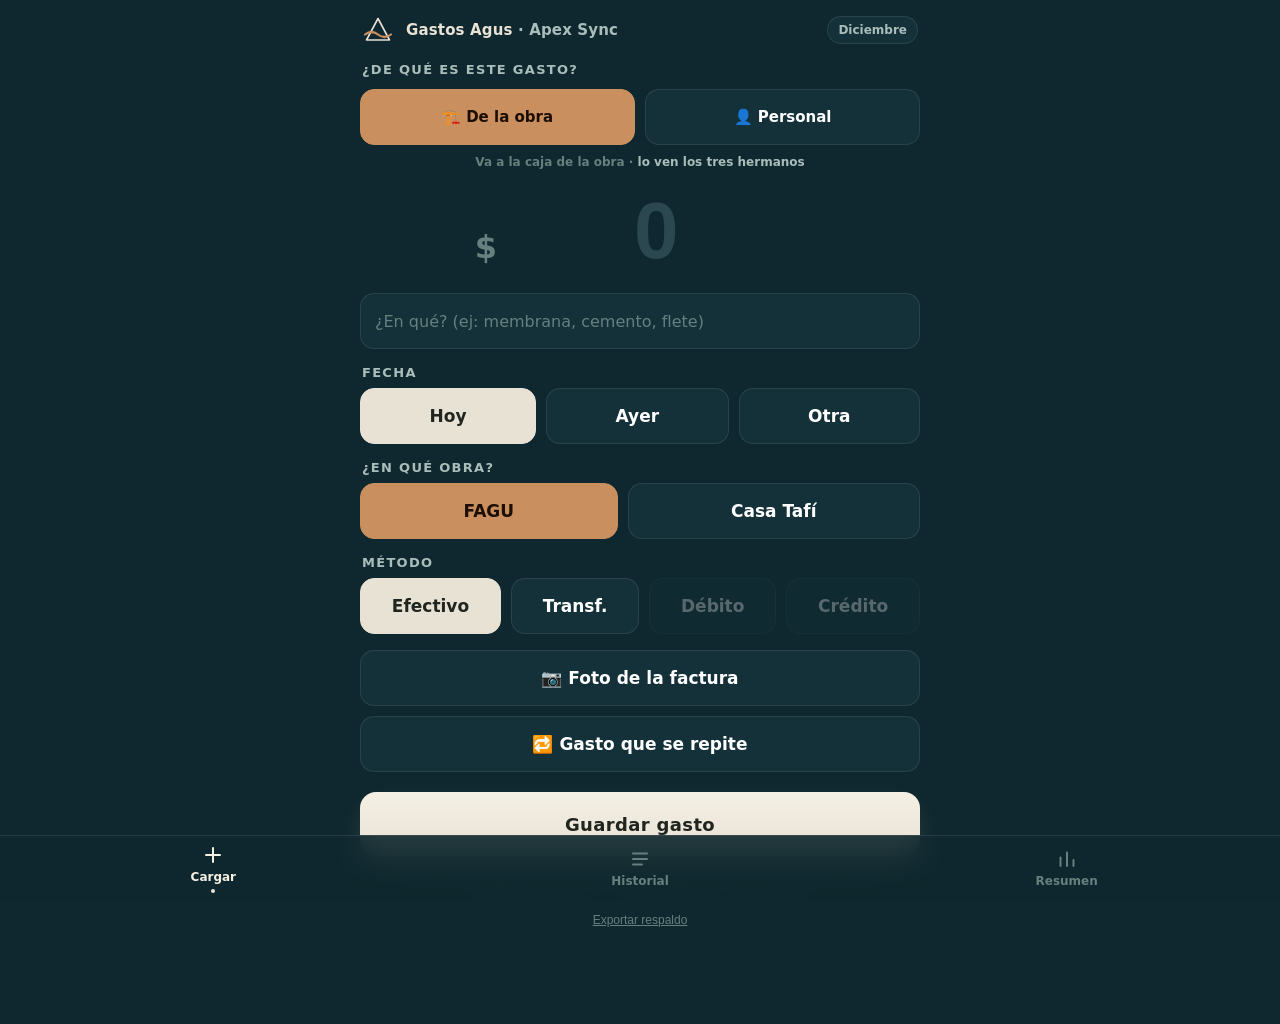
<file: personal-agus/index.html>
<!doctype html>
<html lang="es">
<head>
<meta charset="utf-8">
<meta name="viewport" content="width=device-width, initial-scale=1, viewport-fit=cover">
<title>Gastos Agus · Apex Sync</title>
<meta name="theme-color" content="#0F272E">
<link rel="canonical" href="../agus/">
<style>
  html,body{height:100%}
  body{margin:0;display:flex;flex-direction:column;align-items:center;justify-content:center;
       gap:18px;background:#0F272E;color:#A9BDBA;text-align:center;padding:24px;
       font:600 14px -apple-system,BlinkMacSystemFont,"Segoe UI",Roboto,system-ui,sans-serif}
  b{color:#E8E2D5;font-size:16px}
  a{color:#E8E2D5;font-weight:700}
</style>
</head>
<body>
  <b>Gastos Agus se mudó</b>
  <p>Te estamos llevando a la app nueva…<br>Ahora la obra y lo personal están juntos.</p>
  <p><a href="../agus/">Abrir Gastos Agus</a></p>
<script>
// Baja el service worker viejo y sus caches antes de saltar, para que el
// telefono no se quede sirviendo la app anterior desde el cache.
(async function(){
  try{
    if('serviceWorker' in navigator){
      const regs = await navigator.serviceWorker.getRegistrations();
      await Promise.all(regs.filter(r => r.scope.indexOf('/personal-agus/') !== -1).map(r => r.unregister()));
    }
    if(window.caches){
      const keys = await caches.keys();
      await Promise.all(keys.filter(k => k.indexOf('gastos-agus') === 0 && k.indexOf('gastos-agus5') !== 0).map(k => caches.delete(k)));
    }
  }catch(e){}
  location.replace('../agus/');
})();
</script>
</body>
</html>
</file>
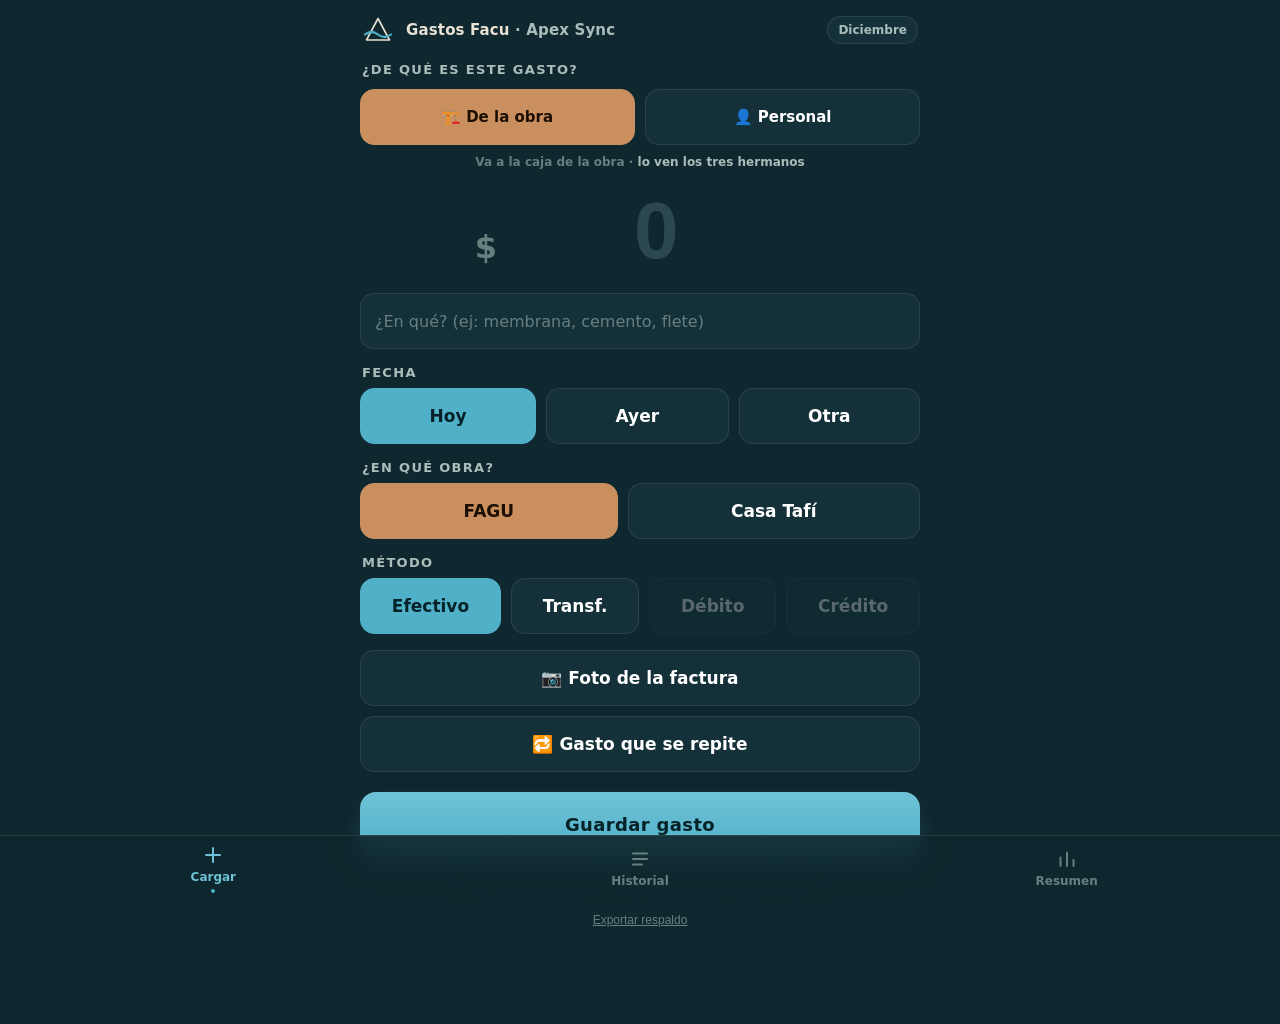
<file: personal-facu/index.html>
<!doctype html>
<html lang="es">
<head>
<meta charset="utf-8">
<meta name="viewport" content="width=device-width, initial-scale=1, viewport-fit=cover">
<title>Gastos Facu · Apex Sync</title>
<meta name="theme-color" content="#0F272E">
<link rel="canonical" href="../facu/">
<style>
  html,body{height:100%}
  body{margin:0;display:flex;flex-direction:column;align-items:center;justify-content:center;
       gap:18px;background:#0F272E;color:#A9BDBA;text-align:center;padding:24px;
       font:600 14px -apple-system,BlinkMacSystemFont,"Segoe UI",Roboto,system-ui,sans-serif}
  b{color:#E8E2D5;font-size:16px}
  a{color:#4FB0C8;font-weight:700}
</style>
</head>
<body>
  <b>Gastos Facu se mudó</b>
  <p>Te estamos llevando a la app nueva…<br>Ahora la obra y lo personal están juntos.</p>
  <p><a href="../facu/">Abrir Gastos Facu</a></p>
<script>
// Baja el service worker viejo y sus caches antes de saltar, para que el
// telefono no se quede sirviendo la app anterior desde el cache.
(async function(){
  try{
    if('serviceWorker' in navigator){
      const regs = await navigator.serviceWorker.getRegistrations();
      await Promise.all(regs.filter(r => r.scope.indexOf('/personal-facu/') !== -1).map(r => r.unregister()));
    }
    if(window.caches){
      const keys = await caches.keys();
      await Promise.all(keys.filter(k => k.indexOf('gastos-facu') === 0 && k.indexOf('gastos-facu5') !== 0).map(k => caches.delete(k)));
    }
  }catch(e){}
  location.replace('../facu/');
})();
</script>
</body>
</html>
</file>
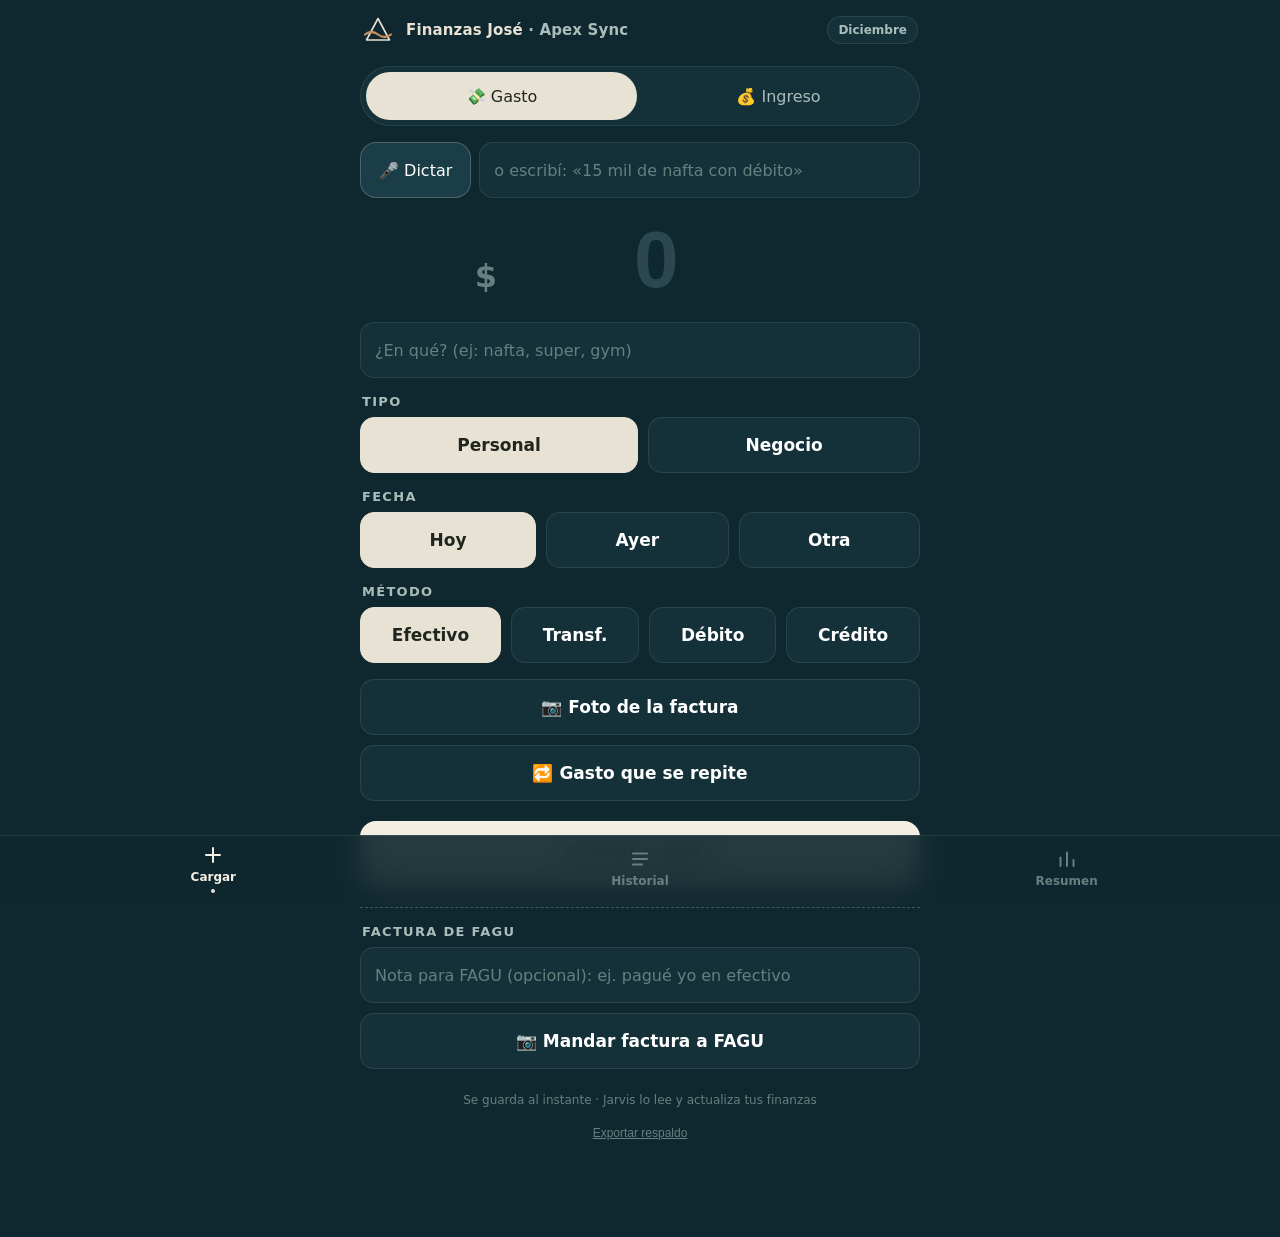
<file: personal/index.html>
<!doctype html>
<html lang="es">
<head>
<meta charset="utf-8">
<meta name="viewport" content="width=device-width, initial-scale=1, viewport-fit=cover, user-scalable=no">
<title>Finanzas José · Apex Sync</title>
<meta name="theme-color" content="#0F272E">
<link rel="manifest" href="manifest.webmanifest">
<link rel="apple-touch-icon" href="icon-180.png">
<meta name="apple-mobile-web-app-capable" content="yes">
<meta name="apple-mobile-web-app-status-bar-style" content="black-translucent">
<meta name="apple-mobile-web-app-title" content="Finanzas José">
<link rel="stylesheet" href="apex-sync.css">
</head>
<body>

<header class="topbar">
  <svg class="logo" viewBox="0 0 32 32" aria-hidden="true">
    <path d="M16 4.5 L27.5 26 H4.5 Z" fill="none" stroke="#E8E2D5" stroke-width="1.6" stroke-linejoin="round"/>
    <path d="M3 20.5 Q9.5 15.5 16 20.5 T29 20.5" fill="none" stroke="#C98F5F" stroke-width="2.2" stroke-linecap="round"/>
  </svg>
  <h1><b>Finanzas José</b> · Apex Sync</h1>
  <span class="periodo" id="periodo"></span>
</header>

<!-- ============ CARGAR ============ -->
<main id="vista-cargar">
  <!-- v16 (6-nov-2026): gasto o ingreso, y dictado por voz. -->
  <div class="modo" id="modo" role="tablist" aria-label="Qué cargás">
    <button class="modo-b on" data-v="gasto" role="tab" aria-selected="true">💸 Gasto</button>
    <button class="modo-b" data-v="ingreso" role="tab" aria-selected="false">💰 Ingreso</button>
  </div>
  <div class="voz">
    <button id="btn-voz" class="voz-b" type="button" aria-label="Dictar por voz">🎤 <span id="voz-txt">Dictar</span></button>
    <input id="dictado" class="field voz-f" type="text" autocomplete="off" enterkeyhint="done"
      placeholder="o escribí: «15 mil de nafta con débito»">
  </div>
  <p class="voz-ok" id="voz-ok" hidden></p>
  <div class="monto-wrap">
    <div class="monto-box">
      <span class="signo">$</span>
      <input id="monto" class="monto money" type="text" inputmode="numeric" autocomplete="off" placeholder="0" aria-label="Monto">
    </div>
    <p class="foto-hint" id="foto-hint" hidden>Con foto podés dejar el monto vacío: Jarvis lo saca de la factura</p>
  </div>

  <div class="grupo">
    <input id="descripcion" class="field" type="text" autocomplete="off" placeholder="¿En qué? (ej: nafta, super, gym)">
  </div>

  <div id="solo-ingreso" hidden>
    <div class="grupo">
      <label>¿De dónde viene?</label>
      <div class="chips" id="chips-origen">
        <button class="chip on" data-v="Sueldo">Sueldo</button>
        <button class="chip" data-v="Integra Salud">Integra</button>
        <button class="chip" data-v="Clientes Apex">Clientes Apex</button>
        <button class="chip" data-v="FAGU">FAGU</button>
        <button class="chip" data-v="Venta">Venta</button>
        <button class="chip" data-v="Otro">Otro</button>
      </div>
    </div>
    <div class="grupo">
      <label>¿Cómo entró?</label>
      <div class="chips" id="chips-metodo-ing">
        <button class="chip on" data-v="transferencia">Transferencia</button>
        <button class="chip" data-v="efectivo">Efectivo</button>
      </div>
    </div>
  </div>
  <div class="solo-gasto">
  <div class="grupo">
    <label>Tipo</label>
    <div class="chips" id="chips-categoria">
      <button class="chip chip--personal on" data-v="personal">Personal</button>
      <button class="chip chip--negocio" data-v="negocio">Negocio</button>
    </div>
  </div>
  </div>

  <div class="grupo">
    <label>Fecha</label>
    <div class="chips" id="chips-fecha">
      <button class="chip on" data-v="hoy">Hoy</button>
      <button class="chip" data-v="ayer">Ayer</button>
      <button class="chip" data-v="otra">Otra</button>
    </div>
    <input id="fecha" class="field" type="date" style="margin-top:10px" hidden>
  </div>
  <div class="solo-gasto">

  <div class="grupo">
    <label>Método</label>
    <div class="chips" id="chips-metodo">
      <button class="chip on" data-v="efectivo">Efectivo</button>
      <button class="chip" data-v="transferencia">Transf.</button>
      <button class="chip" data-v="debito">Débito</button>
      <button class="chip" data-v="credito">Crédito</button>
    </div>
  </div>

  <div class="grupo" id="grupo-tarjeta" hidden>
    <label>Tarjeta</label>
    <div class="chips" id="chips-tarjeta">
      <button class="chip on" data-v="Visa Francés BBVA">V. Francés BBVA</button>
      <button class="chip" data-v="Visa BBVA">V. BBVA</button>
      <button class="chip" data-v="Nación">Nación</button>
      <button class="chip" data-v="__otra">Otra</button>
    </div>
    <input id="tarjeta-otra" class="field" type="text" placeholder="¿Qué tarjeta?" style="margin-top:10px" hidden>
  </div>

  <div class="grupo" id="grupo-cuotas" hidden>
    <label>Cuotas</label>
    <div class="chips chips--compact" id="chips-cuotas">
      <button class="chip on" data-v="1">1</button>
      <button class="chip" data-v="3">3</button>
      <button class="chip" data-v="6">6</button>
      <button class="chip" data-v="12">12</button>
    </div>
  </div>

  <div class="grupo">
    <button id="btn-foto" class="chip chip--toggle">📷 Foto de la factura</button>
    <input id="foto-input" type="file" accept="image/*" hidden>
    <button id="recurrente" class="chip chip--toggle" style="margin-top:10px">🔁 Gasto que se repite</button>
  </div>

  <div class="grupo" id="grupo-rec-meses" hidden>
    <label>¿Cuántos meses?</label>
    <div class="chips chips--compact" id="chips-rec-meses">
      <button class="chip" data-v="2">2</button>
      <button class="chip" data-v="3">3</button>
      <button class="chip" data-v="6">6</button>
      <button class="chip on" data-v="12">12</button>
      <button class="chip" data-v="24">24</button>
      <button class="chip" data-v="inf">Sin fin</button>
    </div>
  </div>

  </div>
  <button id="guardar" class="btn-primary">Guardar gasto</button>

  <div style="text-align:center"><button class="pendientes" id="pendientes"></button></div>

  <!-- v15 (16-oct-2026): una factura de FAGU que te dieron a vos va directo a la
       bandeja «📥 Por cargar» del sistema de FAGU. NO es un gasto tuyo: no toca
       tus finanzas. Usa tu misma clave (la base la exige). -->
  <div class="grupo" id="grupo-fagu" style="margin-top:22px;border-top:1px dashed rgba(232,226,213,.25);padding-top:16px">
    <label>Factura de FAGU</label>
    <input id="fagu-nota" class="field" type="text" autocomplete="off" maxlength="200" placeholder="Nota para FAGU (opcional): ej. pagué yo en efectivo">
    <button id="btn-fagu" class="chip chip--toggle" style="margin-top:10px">📷 Mandar factura a FAGU</button>
    <input id="fagu-input" type="file" accept="image/*" hidden>
  </div>

  <footer class="pie">
    Se guarda al instante · Jarvis lo lee y actualiza tus finanzas
    <br><button class="lnk" id="exportar">Exportar respaldo</button>
  </footer>
</main>

<!-- v10: NO HAY GATE DE CLAVE. José entra directo y no se le pide nunca más.
     La clave de lectura viaja embebida en el código y se manda sola a la RPC
     (igual que en /agus/ y /facu/). -->

<!-- ============ HISTORIAL ============ -->
<main id="vista-historial" hidden>
  <div class="seccion"><h2>Historial</h2><button class="accion" id="refrescar-hist">↻ Actualizar</button></div>
  <input id="buscador" class="field field--busca" type="search" autocomplete="off" placeholder="Buscar gasto, tarjeta, monto…">
  <div class="filtros" id="filtro-categoria">
    <button class="chip on" data-v="todos">Todo</button>
    <button class="chip chip--personal" data-v="personal">Personal</button>
    <button class="chip chip--negocio" data-v="negocio">Negocio</button>
  </div>
  <div class="filtros" id="filtro-metodo">
    <button class="chip on" data-v="todos">Todos</button>
    <button class="chip" data-v="efectivo">Efectivo</button>
    <button class="chip" data-v="transferencia">Transf.</button>
    <button class="chip" data-v="debito">Débito</button>
    <button class="chip" data-v="credito">Crédito</button>
  </div>
  <p class="hist-stats" id="hist-stats"></p>
  <div id="hist-lista"></div>
</main>

<!-- ============ RESUMEN ============ -->
<main id="vista-resumen" hidden>
  <div class="seccion"><h2>Resumen</h2><button class="accion" id="refrescar-res">↻ Actualizar</button></div>
  <div id="res-contenido"></div>
  <p class="pie" id="actualizado"></p>
</main>

<!-- ============ TABBAR ============ -->
<nav class="tabbar">
  <button class="tab act" id="tab-cargar" aria-label="Cargar">
    <svg width="22" height="22" viewBox="0 0 22 22" fill="none" stroke="currentColor" stroke-width="2" stroke-linecap="round"><path d="M11 4v14M4 11h14"/></svg>
    Cargar
  </button>
  <button class="tab" id="tab-historial" aria-label="Historial">
    <svg width="22" height="22" viewBox="0 0 22 22" fill="none" stroke="currentColor" stroke-width="2" stroke-linecap="round"><path d="M4 5.5h14M4 11h14M4 16.5h9"/></svg>
    Historial
  </button>
  <button class="tab" id="tab-resumen" aria-label="Resumen">
    <svg width="22" height="22" viewBox="0 0 22 22" fill="none" stroke="currentColor" stroke-width="2" stroke-linecap="round"><path d="M4.5 18V9.5M11 18V4.5M17.5 18v-6"/></svg>
    Resumen
  </button>
</nav>

<!-- ============ HOJA DE EDICIÓN (v8) ============ -->
<div class="hoja-fondo" id="ed-fondo" hidden></div>
<section class="hoja" id="ed-hoja" role="dialog" aria-modal="true" aria-labelledby="ed-titulo" tabindex="-1" hidden>
  <div class="hoja-grip" aria-hidden="true"></div>
  <div class="hoja-head">
    <h2 id="ed-titulo">Editar gasto</h2>
    <button class="hoja-x" id="ed-cerrar" aria-label="Cerrar sin guardar">✕</button>
  </div>
  <p class="hoja-sub" id="ed-sub"></p>

  <div class="grupo">
    <label for="ed-monto">Monto</label>
    <div class="ed-monto-box">
      <span class="signo" aria-hidden="true">$</span>
      <input id="ed-monto" class="field field--monto money" type="text" inputmode="numeric" autocomplete="off" placeholder="0">
    </div>
  </div>

  <div class="grupo">
    <label for="ed-desc">Descripción</label>
    <input id="ed-desc" class="field" type="text" autocomplete="off" maxlength="120" placeholder="¿En qué?">
  </div>

  <div class="grupo">
    <label>Tipo</label>
    <div class="chips" id="ed-chips-categoria">
      <button class="chip chip--personal" data-v="personal">Personal</button>
      <button class="chip chip--negocio" data-v="negocio">Negocio</button>
    </div>
  </div>

  <div class="grupo">
    <label for="ed-fecha">Fecha</label>
    <input id="ed-fecha" class="field" type="date">
  </div>

  <div class="grupo">
    <label>Método</label>
    <div class="chips" id="ed-chips-metodo">
      <button class="chip" data-v="efectivo">Efectivo</button>
      <button class="chip" data-v="transferencia">Transf.</button>
      <button class="chip" data-v="debito">Débito</button>
      <button class="chip" data-v="credito">Crédito</button>
    </div>
  </div>

  <div class="grupo" id="ed-grupo-tarjeta" hidden>
    <label>Tarjeta</label>
    <div class="chips" id="ed-chips-tarjeta"></div>
    <input id="ed-tarjeta-otra" class="field" type="text" maxlength="40" placeholder="¿Qué tarjeta?" style="margin-top:10px" hidden>
  </div>

  <div class="grupo" id="ed-grupo-cuotas" hidden>
    <label>Cuotas</label>
    <div class="chips chips--compact" id="ed-chips-cuotas"></div>
  </div>

  <button class="btn-primary" id="ed-guardar">Guardar cambios</button>
  <button class="btn-borrar" id="ed-borrar">🗑 Eliminar gasto</button>

  <div class="confirmar" id="ed-confirmar" hidden>
    <b>¿Seguro que querés borrar este gasto?</b>
    <span>No se puede deshacer.</span>
    <div class="confirmar-btns">
      <button class="btn-ghost" id="ed-no">No, dejalo</button>
      <button class="btn-borrar" id="ed-si">Sí, borrar</button>
    </div>
  </div>

  <p class="hoja-nota" id="ed-nota" hidden></p>
</section>

<div class="overlay" id="foto-overlay"><img id="foto-grande" alt="factura"><span>tocá para cerrar</span></div>
<div class="toast" id="toast" role="status"></div>

<script>
const SUPABASE_URL = 'https://kfiywiqivibktzakclyv.supabase.co';
const ANON_KEY = 'eyJhbGciOiJIUzI1NiIsInR5cCI6IkpXVCJ9.eyJpc3MiOiJzdXBhYmFzZSIsInJlZiI6ImtmaXl3aXFpdmlia3R6YWtjbHl2Iiwicm9sZSI6ImFub24iLCJpYXQiOjE3ODMyMTA1MTgsImV4cCI6MjA5ODc4NjUxOH0.Z1DQW5ySGolzrjsqeesg824cpctqa04BOS2RSH4NTNo';
const TABLA = 'gastos_jose';

// Crédito Caja Popular tomado el 24-ago-2026 (línea PAFPE).
// Capital $9.997.327,46 − seguro, sellado y ajuste = $9.600.000 acreditados.
const CREDITO = { neto: 9600000, cuota: 518548.80, desde: '2026-08-24' };
// 0152 (14-oct-2026) — CLAVE POR PERSONA. La clave ya NO está en el código:
// este HTML es público y cualquiera la leía. Se pide UNA vez por teléfono y
// queda guardada acá. Si el servidor la rechaza (403) se borra y se vuelve a pedir.
// Cada uno tiene la suya (José, Agus, Facu): abre la obra y lo propio.
const LS_MI_CLAVE = 'gastos_apex_mi_clave';
function leerMiClave(){
  let k = '';
  try{ k = localStorage.getItem(LS_MI_CLAVE) || ''; }catch(e){}
  while(!k){
    const t = window.prompt('Escribí tu clave de la app de gastos (te la pasa José). Se pide una sola vez.');
    if(t === null) break;
    k = t.trim().toLowerCase().replace(/\s+/g, '');
    if(k){ try{ localStorage.setItem(LS_MI_CLAVE, k); }catch(e){} }
  }
  return k;
}
function claveRechazada(){
  try{ localStorage.removeItem(LS_MI_CLAVE); }catch(e){}
  alert('La clave no es correcta. Volvé a escribirla.');
  location.reload();
  return new Promise(() => {});   // no sigue: la página se recarga
}
const MI_CLAVE = leerMiClave();

// Las fotos pasan por la CDN de Supabase, que guarda copia por URL: sin esto,
// una foto que ya vio alguien con clave la podía bajar cualquiera con la URL pelada.
let _sufijoFoto = null;
async function sufijoFoto(){
  if(_sufijoFoto === null){
    try{
      const d = await crypto.subtle.digest('SHA-256', new TextEncoder().encode('foto:' + MI_CLAVE));
      _sufijoFoto = '?c=' + Array.from(new Uint8Array(d)).slice(0, 12).map(b => b.toString(16).padStart(2, '0')).join('');
    }catch(e){ _sufijoFoto = '?c=' + Date.now(); }
  }
  return _sufijoFoto;
}
const CLAVE_OBRAS_LECTURA = MI_CLAVE;   // la misma clave abre la obra

// Los gastos de obra que paga Jose salen del mismo efectivo del credito.
// Se leen de la otra tabla y se suman al consumo; sin esto el saldo miente.
window.__obraJose = [];
window.__obraFallo = false;
async function traerObraDeJose(){
  try{
    const r = await fetch(SUPABASE_URL + '/rest/v1/rpc/gastos_obras_lista', {
      method:'POST',
      headers:{...H, 'Content-Type':'application/json'},
      body: JSON.stringify({clave: CLAVE_OBRAS_LECTURA, desde: CREDITO.desde}),
    });
    if(!r.ok) throw new Error('HTTP ' + r.status);
    const f = await r.json();
    window.__obraJose = (f || []).filter(x => x.quien === 'jose'
      && (x.metodo === 'efectivo' || x.metodo === 'transferencia'));
    window.__obraFallo = false;
  }catch(e){ window.__obraFallo = true; }
}
const RPC_LISTA = 'gastos_jose_lista';
const LS_KEY = 'gastos_jose_v1';
// v10 — SIN CLAVE. La clave de lectura de gastos_jose viaja acá y se manda
// sola. El backend la sigue exigiendo (RLS insert-only + RPC con clave), pero
// el que la tipeaba era José, en su propia app. Con esta clave es imposible
// tocar la obra ni lo de sus hermanos. La clave MAESTRA no está en este
// código, a propósito.
const CLAVE_PERSONAL = MI_CLAVE;
const LS_CLAVE_VIEJA = 'gastos_jose_clave';   // solo para limpiarla
const H = {'apikey': ANON_KEY, 'Authorization': 'Bearer ' + ANON_KEY, 'x-gastos-clave': MI_CLAVE};

// Higiene: si el teléfono guardó la clave cuando existía el portón, se borra.
// No queda ninguna ruta de código que lea esto para decidir si mostrar algo.
try{ localStorage.removeItem(LS_CLAVE_VIEJA); }catch(e){}

const METODO_TXT = {efectivo:'Efectivo', transferencia:'Transferencia', debito:'Débito', credito:'Crédito'};
const CAT_TXT = {personal:'Personal', negocio:'Negocio'};

const sel = { fecha:'hoy', categoria:'personal', metodo:'efectivo', tarjeta:'Visa Francés BBVA', cuotas:1, recurrente:false, recMeses:'12' };
const filtro = { q:'', categoria:'todos', metodo:'todos' };

// ---------- helpers ----------
const $ = id => document.getElementById(id);
const esc = s => String(s == null ? '' : s).replace(/[&<>"']/g, c => ({'&':'&amp;','<':'&lt;','>':'&gt;','"':'&quot;',"'":'&#39;'}[c]));
const fmt$ = n => '$ ' + Math.round(n).toLocaleString('es-AR');
const fmtK = n => n >= 1e6 ? (n/1e6).toLocaleString('es-AR', {maximumFractionDigits:1}) + ' M'
              : n >= 1e3 ? Math.round(n/1e3) + ' k' : String(Math.round(n));
const uuid = () => (crypto.randomUUID ? crypto.randomUUID() : Date.now() + '-' + Math.random().toString(36).slice(2));

// EL redondeo: cada gasto se redondea UNA sola vez, acá, al peso que se ve
// en su fila. De ahí para arriba solo se suman enteros, así cualquier total
// es exactamente la suma de lo que se muestra (igual que en las otras apps).
const montoEnt = f => Math.round(Number(f.monto) || 0);

// Para lo único que sigue dando decimales: las cuotas (un gasto dividido en
// N). Devuelve las partes en pesos enteros ajustadas para que sumen EXACTO
// el total redondeado. Método del resto mayor: el peso que sobra o falta va
// a la parte con la fracción más grande.
function partesRedondeadas(total, partes){
  const objetivo = Math.round(Number(total) || 0);
  const base = partes.map(v => Math.floor(Number(v) || 0));
  const orden = partes
    .map((v, i) => ({i, frac: (Number(v) || 0) - Math.floor(Number(v) || 0)}))
    .sort((a, b) => b.frac - a.frac);
  let resto = objetivo - base.reduce((s, v) => s + v, 0);
  if(!orden.length) return base;
  for(let k = 0; resto > 0; k++, resto--) base[orden[k % orden.length].i]++;
  for(let k = 0; resto < 0; k++, resto++) base[orden[orden.length - 1 - (k % orden.length)].i]--;
  return base;
}

let toastTimer = null;
function toast(msg, tipo){
  const t = $('toast');
  t.textContent = msg;
  t.className = 'toast show' + (tipo ? ' toast--' + tipo : '');
  clearTimeout(toastTimer);
  toastTimer = setTimeout(() => t.classList.remove('show'), 3200);
}

// ============================================================
// RED DE SEGURIDAD GLOBAL (v9)
// ------------------------------------------------------------
// Antes, CUALQUIER excepción suelta dejaba la app muda: los botones no
// respondían, la consola quedaba limpia y desde afuera era imposible saber
// qué pasó ("no funciona nada"). Ahora todo error visible se muestra en
// pantalla con el detalle, así José puede sacarle una foto y mandarla.
// Regla: la app avisa, nunca se muere en silencio.
let errVisto = false;
function mostrarFalla(origen, detalle){
  if(errVisto) return;          // un solo cartel; no tapar la app con diez
  errVisto = true;
  const d = document.createElement('div');
  d.id = 'falla-global';
  d.setAttribute('role','alert');
  d.style.cssText = 'position:fixed;left:12px;right:12px;bottom:96px;z-index:200;' +
    'background:#3A1410;border:1.5px solid #F2705F;border-radius:14px;padding:14px 16px;' +
    'color:#FFE9E4;font:600 13px -apple-system,BlinkMacSystemFont,system-ui,sans-serif;' +
    'box-shadow:0 12px 32px -8px rgba(0,0,0,.7)';
  d.innerHTML = '<b style="display:block;font-size:14px;margin-bottom:4px">Algo falló en la app</b>' +
    '<span style="display:block;opacity:.85;word-break:break-word">' + esc(origen + ': ' + detalle) + '</span>' +
    '<span style="display:block;margin-top:8px;opacity:.7">Mandale esta captura a Jarvis.</span>' +
    '<button style="margin-top:10px;width:100%;min-height:40px;border-radius:10px;cursor:pointer;' +
    'background:#F2705F;border:none;color:#2A0904;font-weight:800;font-size:13px">Recargar la app</button>';
  d.querySelector('button').addEventListener('click', () => location.reload());
  document.body.appendChild(d);
}
window.addEventListener('error', e => mostrarFalla('Error', (e.message || 'desconocido') + ' (línea ' + e.lineno + ')'));
window.addEventListener('unhandledrejection', e => {
  const r = e.reason;
  mostrarFalla('Promesa', (r && (r.message || r)) || 'desconocido');
});

function isoLocal(d){
  return d.getFullYear() + '-' + String(d.getMonth()+1).padStart(2,'0') + '-' + String(d.getDate()).padStart(2,'0');
}
const hoyLocal = () => isoLocal(new Date());
function fechaElegida(){
  if(sel.fecha === 'otra') return $('fecha').value || hoyLocal();
  if(sel.fecha === 'ayer'){ const d = new Date(); d.setDate(d.getDate()-1); return isoLocal(d); }
  return hoyLocal();
}
function etiquetaDia(fechaISO){
  const d = new Date(); d.setDate(d.getDate()-1);
  const ayer = isoLocal(d);
  const [y, m, dd] = fechaISO.split('-').map(Number);
  const txt = new Date(y, m-1, dd).toLocaleDateString('es-AR', {weekday:'short', day:'numeric', month:'short'}).replace(/\./g,'');
  if(fechaISO === hoyLocal()) return 'Hoy · ' + txt;
  if(fechaISO === ayer) return 'Ayer · ' + txt;
  return txt;
}

const mesNombre = new Date().toLocaleDateString('es-AR', {month:'long'});
$('periodo').textContent = mesNombre.charAt(0).toUpperCase() + mesNombre.slice(1);

// ---------- chips del form ----------
function initChips(id, campo, cb){
  const box = $(id);
  box.addEventListener('click', e => {
    const b = e.target.closest('.chip'); if(!b || b.classList.contains('off')) return;
    box.querySelectorAll('.chip').forEach(c => c.classList.remove('on'));
    b.classList.add('on');
    sel[campo] = campo === 'cuotas' ? parseInt(b.dataset.v, 10) : b.dataset.v;
    if(cb) cb(b.dataset.v);
  });
}

initChips('chips-categoria','categoria');
initChips('chips-fecha','fecha', v => {
  const f = $('fecha');
  f.hidden = v !== 'otra';
  if(v === 'otra' && !f.value) f.value = hoyLocal();
});
initChips('chips-metodo','metodo', aplicarGruposTarjeta);
initChips('chips-tarjeta','tarjeta', v => { $('tarjeta-otra').hidden = v !== '__otra'; });
initChips('chips-cuotas','cuotas');

function aplicarGruposTarjeta(){
  const conTarjeta = sel.metodo === 'debito' || sel.metodo === 'credito';
  $('grupo-tarjeta').hidden = !conTarjeta;
  $('grupo-cuotas').hidden = sel.metodo !== 'credito';
  if(!conTarjeta) $('tarjeta-otra').hidden = true;
  else $('tarjeta-otra').hidden = sel.tarjeta !== '__otra';
}
aplicarGruposTarjeta();

// Recurrente con horizonte: José elige CUÁNTOS meses se repite (2-24) o
// "sin fin". Nada de "todos los meses" a ciegas — eso proyectaba de más.
const recEl = $('recurrente');
function pintarRec(){
  recEl.classList.toggle('on', sel.recurrente);
  recEl.textContent = !sel.recurrente ? '🔁 Gasto que se repite'
    : (sel.recMeses === 'inf' ? '🔁 Se repite sin fin' : '🔁 Se repite ' + sel.recMeses + ' meses');
  $('grupo-rec-meses').hidden = !sel.recurrente;
}
recEl.addEventListener('click', () => { sel.recurrente = !sel.recurrente; pintarRec(); });
initChips('chips-rec-meses','recMeses', pintarRec);

// ---------- foto ----------
const fotoInput = $('foto-input');
const btnFoto = $('btn-foto');
btnFoto.addEventListener('click', () => fotoInput.click());
fotoInput.addEventListener('change', () => {
  const hay = fotoInput.files && fotoInput.files.length;
  btnFoto.classList.toggle('on', !!hay);
  btnFoto.textContent = hay ? '📷 ✓ Foto lista' : '📷 Foto de la factura';
  $('foto-hint').hidden = !hay;
});

async function comprimirFoto(file){
  const img = await createImageBitmap(file);
  const max = 1600;
  const escala = Math.min(1, max / Math.max(img.width, img.height));
  const c = document.createElement('canvas');
  c.width = Math.round(img.width * escala);
  c.height = Math.round(img.height * escala);
  c.getContext('2d').drawImage(img, 0, 0, c.width, c.height);
  return new Promise(res => c.toBlob(res, 'image/jpeg', 0.8));
}

async function subirFoto(file, fecha){
  const blob = await comprimirFoto(file);
  const path = 'jose/' + fecha + '-' + Date.now() + '-' + Math.random().toString(36).slice(2, 8) + '.jpg';
  const r = await fetch(SUPABASE_URL + '/storage/v1/object/facturas/' + path, {
    method:'POST', headers:{...H, 'Content-Type':'image/jpeg'}, body: blob,
  });
  return r.ok ? path : null;
}

// ---------- factura a FAGU (v15) ----------
// Sube a comprobantes/gastos/bandeja/app-jose/AAAA/MM/<ts>-<azar>.jpg con el header
// x-gastos-clave y la registra con fagu_bandeja_subir_app. Sin tu clave la base no
// deja subir nada (0166 en fagu-web). Aparece en FAGU › Gastos › 📥 Por cargar.
const faguInput = $('fagu-input');
const btnFagu = $('btn-fagu');
btnFagu.addEventListener('click', () => { if(!btnFagu.disabled) faguInput.click(); });
faguInput.addEventListener('change', async () => {
  const file = faguInput.files && faguInput.files[0];
  faguInput.value = '';
  if(!file) return;
  btnFagu.disabled = true; btnFagu.textContent = '⏳ Mandando a FAGU…';
  try{
    const blob = await comprimirFoto(file);
    const hoy = new Date().toLocaleString('sv-SE', {timeZone:'America/Argentina/Buenos_Aires'});
    const path = 'gastos/bandeja/app-jose/' + hoy.slice(0, 4) + '/' + hoy.slice(5, 7) + '/'
      + Date.now() + '-' + (Math.random().toString(36).slice(2, 8) || 'f') + '.jpg';
    const up = await fetch(SUPABASE_URL + '/storage/v1/object/comprobantes/' + path, {
      method:'POST', headers:{...H, 'Content-Type':'image/jpeg'}, body: blob,
    });
    if(!up.ok) throw new Error('la foto no subió (' + up.status + ')');
    const r = await fetch(SUPABASE_URL + '/rest/v1/rpc/fagu_bandeja_subir_app', {
      method:'POST', headers:{...H, 'Content-Type':'application/json'},
      body: JSON.stringify({p_clave: MI_CLAVE, p_foto_path: path, p_nota: $('fagu-nota').value.trim()}),
    });
    if(r.status === 401 || r.status === 403) return claveRechazada();
    const d = await r.json().catch(() => null);
    if(!r.ok || !d || d.error) throw new Error((d && (d.error || d.message)) || ('HTTP ' + r.status));
    $('fagu-nota').value = '';
    toast('✓ Factura en la bandeja de FAGU', 'ok');
  }catch(e){
    toast('No se mandó a FAGU: ' + (e && e.message || e), 'error');
  }finally{
    btnFagu.disabled = false; btnFagu.textContent = '📷 Mandar factura a FAGU';
  }
});

// ---------- monto ----------
const montoEl = $('monto');
montoEl.addEventListener('input', () => {
  const n = montoEl.value.replace(/\D/g,'');
  montoEl.value = n ? Number(n).toLocaleString('es-AR') : '';
});

// ---------- persistencia local + POST resiliente ----------
function leerLS(){ try{ return JSON.parse(localStorage.getItem(LS_KEY)) || []; }catch(e){ return []; } }

// v9: escribir NUNCA puede tirar. Si el teléfono se queda sin espacio
// (QuotaExceededError, iOS con poco disco) el botón "Guardar" se colgaba en
// "Guardando…" para siempre y José no podía cargar nada. Ahora, si no entra,
// se tiran los gastos VIEJOS YA SINCRONIZADOS (los que están en el servidor,
// no se pierde nada) y se reintenta. Los pendientes no se tocan jamás.
function escribirLS(a){
  try{ localStorage.setItem(LS_KEY, JSON.stringify(a)); return true; }
  catch(e){
    try{
      const pendientes = a.filter(x => x.estado === 'pendiente');
      const sincronizados = a.filter(x => x.estado !== 'pendiente');
      // se conservan los 30 sincronizados más nuevos, el resto ya vive en la DB
      const podado = sincronizados.slice(-30).concat(pendientes);
      localStorage.setItem(LS_KEY, JSON.stringify(podado));
      toast('Se liberó espacio en el teléfono — tus gastos están a salvo', 'warn');
      return true;
    }catch(e2){
      toast('El teléfono no tiene espacio para guardar acá — revisá que el gasto haya subido', 'error');
      return false;
    }
  }
}

// Resiliencia de esquema: si a la DB le falta alguna columna nueva
// (p.ej. `recurrente_meses` o `relevar` antes de correr SETUP-GASTOS-V6.sql),
// se reintenta sin esa columna y la app sigue andando igual.
// Anti-duplicados: el local_id es UNIQUE en la DB; un reintento de un gasto
// que ya llegó contesta 409 (duplicado) y se toma como "ya guardado".
// No se usa on_conflict/ignore-duplicates: el RLS insert-only no lo permite.
const OPCIONALES = {local_id:true, categoria:true, recurrente_meses:true, relevar:true};

async function postSupabase(gasto){
  for(let i = 0; i <= Object.keys(OPCIONALES).length; i++){
    const body = {...gasto};
    for(const c in OPCIONALES) if(!OPCIONALES[c]) delete body[c];
    const r = await fetch(SUPABASE_URL + '/rest/v1/' + TABLA, {
      method:'POST',
      headers:{...H, 'Content-Type':'application/json', 'Prefer':'return=minimal'},
      body: JSON.stringify(body),
    });
    if(r.ok) return true;
    let msg = '';
    try{ msg = await r.text(); }catch(e){}
    if(r.status === 409 && /23505|duplicate/i.test(msg)) return true;   // ya estaba
    let cambio = false;
    for(const c in OPCIONALES){
      if(OPCIONALES[c] && (c in body) && msg.includes(c)){ OPCIONALES[c] = false; cambio = true; }
    }
    if(!cambio) return false;   // error real, no de columnas
  }
  return false;
}

function refrescarPendientes(){
  const n = leerLS().filter(x => x.estado === 'pendiente').length;
  const el = $('pendientes');
  el.textContent = n ? ('⚠ ' + n + ' en cola sin sincronizar — tocá para reintentar') : '';
  el.classList.toggle('show', n > 0);
}

let reintentando = false;
async function reintentarPendientes(avisar){
  if(reintentando || !navigator.onLine) { refrescarPendientes(); return; }
  reintentando = true;
  const hist = leerLS();
  let enviados = 0;
  for(const item of hist){
    if(item.estado !== 'pendiente') continue;
    const {estado, ...gasto} = item;   // el local_id VIAJA con el gasto (dedup)
    if(gasto.local_id != null) gasto.local_id = String(gasto.local_id);
    try{ if(await postSupabase(gasto)){ item.estado = 'ok'; enviados++; } }catch(e){}
  }
  if(enviados){ escribirLS(hist); filasCache = null; }
  reintentando = false;
  refrescarPendientes();
  if(avisar && enviados) toast('✓ ' + enviados + ' gasto(s) sincronizado(s)', 'ok');
}

$('pendientes').addEventListener('click', () => reintentarPendientes(true));
window.addEventListener('online', () => reintentarPendientes(true));
setInterval(() => { if(leerLS().some(x => x.estado === 'pendiente')) reintentarPendientes(false); }, 60000);

// ---------- guardar ----------
const btn = $('guardar');
btn.addEventListener('click', async () => {
  if(sel.modo === 'ingreso') return guardarIngreso();
  const monto = Number(montoEl.value.replace(/\D/g,''));
  const hayFoto = !!(fotoInput.files && fotoInput.files.length);
  // Con foto, el monto puede ir vacío: queda marcado para que Jarvis
  // lo saque de la factura (flag `relevar`).
  if(!monto && !hayFoto){ montoEl.focus(); return; }
  const esCredito = sel.metodo === 'credito';
  const conTarjeta = esCredito || sel.metodo === 'debito';
  let tarjeta = null;
  if(conTarjeta){
    tarjeta = sel.tarjeta === '__otra'
      ? ($('tarjeta-otra').value.trim() || 'Otra')
      : sel.tarjeta;
  }
  btn.disabled = true; btn.textContent = 'Guardando…';

  let foto_path = null;
  if(hayFoto){
    try{ foto_path = await subirFoto(fotoInput.files[0], fechaElegida()); }catch(e){}
  }

  const gasto = {
    fecha: fechaElegida(),
    monto: monto || 0,
    descripcion: $('descripcion').value.trim(),
    categoria: sel.categoria,
    metodo: sel.metodo,
    tarjeta: tarjeta,
    cuotas: esCredito ? sel.cuotas : 1,
    es_recurrente: sel.recurrente,
    foto_path: foto_path,
    local_id: uuid(),
  };
  if(sel.recurrente && sel.recMeses !== 'inf') gasto.recurrente_meses = Number(sel.recMeses);
  if(!monto && hayFoto) gasto.relevar = true;

  const hist = leerLS();
  const item = {...gasto, estado:'pendiente'};
  hist.push(item); escribirLS(hist);

  let ok = false;
  try{ ok = await postSupabase(gasto); }catch(e){}
  if(ok){ item.estado = 'ok'; escribirLS(hist); }
  filasCache = null;

  const fotoFallo = hayFoto && !foto_path;
  if(navigator.vibrate) navigator.vibrate(ok ? 30 : [60,60,60]);
  btn.classList.add('ok');
  btn.textContent = ok ? '✓ Guardado' : '✓ Guardado acá';
  if(!ok){
    toast(navigator.onLine
      ? 'No se pudo guardar en el servidor — quedó en cola y se reintenta solo'
      : 'Sin conexión — quedó en cola, se envía al volver la señal', 'error');
  } else if(fotoFallo){
    toast(monto
      ? 'Gasto guardado, pero la foto no subió'
      : 'Guardado sin foto ni monto — completalo a mano después', 'warn');
  } else if(!monto){
    toast('✓ Guardado — Jarvis saca el monto de la factura', 'ok');
  } else {
    toast('✓ Guardado — ya figura arriba del Historial', 'ok');
  }
  setTimeout(() => {
    btn.classList.remove('ok'); btn.disabled = false; btn.textContent = 'Guardar gasto';
    montoEl.value = ''; $('descripcion').value = '';
    sel.fecha = 'hoy'; $('fecha').hidden = true; $('fecha').value = '';
    document.querySelectorAll('#chips-fecha .chip').forEach(c => c.classList.toggle('on', c.dataset.v === 'hoy'));
    sel.categoria = 'personal';
    document.querySelectorAll('#chips-categoria .chip').forEach(c => c.classList.toggle('on', c.dataset.v === 'personal'));
    sel.recurrente = false; sel.recMeses = '12';
    document.querySelectorAll('#chips-rec-meses .chip').forEach(c => c.classList.toggle('on', c.dataset.v === '12'));
    pintarRec();
    fotoInput.value = ''; btnFoto.classList.remove('on'); btnFoto.textContent = '📷 Foto de la factura';
    $('foto-hint').hidden = true;
  }, 1500);
  refrescarPendientes();
});

// ============================================================
// v16 (6-nov-2026) — INGRESOS + DICTADO POR VOZ
// ------------------------------------------------------------
// José: "que le pueda dictar por voz los gastos, anotar ingresos y de dónde
// vienen, así tengo un balance mío al corriente". El dictado NO guarda solo:
// llena el formulario y José revisa y toca Guardar (una mala escucha no
// puede meter un gasto mal). Los ingresos van a `ingresos_jose` (0225),
// misma clave y mismo modelo que los gastos: insert con header, lectura por RPC.
// ============================================================
const TABLA_ING = 'ingresos_jose';
const LS_ING = 'ingresos_jose_pend';
sel.modo = 'gasto'; sel.origen = 'Sueldo'; sel.metodoIng = 'transferencia';
initChips('chips-origen','origen');
initChips('chips-metodo-ing','metodoIng');

function elegirChip(boxId, v){
  const b = $(boxId).querySelector('.chip[data-v="' + v + '"]');
  if(b && !b.classList.contains('on')) b.click();
  return !!b;
}

function setModo(m){
  sel.modo = m;
  document.querySelectorAll('#modo .modo-b').forEach(b => {
    const si = b.dataset.v === m;
    b.classList.toggle('on', si); b.setAttribute('aria-selected', si);
  });
  document.querySelectorAll('.solo-gasto').forEach(d => { d.hidden = m !== 'gasto'; });
  $('solo-ingreso').hidden = m !== 'ingreso';
  $('grupo-fagu').hidden = m !== 'gasto';
  $('foto-hint').hidden = m !== 'gasto' || !(fotoInput.files && fotoInput.files.length);
  $('descripcion').placeholder = m === 'gasto' ? '¿En qué? (ej: nafta, super, gym)' : '¿De qué? (ej: sueldo octubre, Drip cuota 2)';
  if(!btn.disabled) btn.textContent = m === 'gasto' ? 'Guardar gasto' : 'Guardar ingreso';
  document.body.classList.toggle('modo-ingreso', m === 'ingreso');
}
$('modo').addEventListener('click', e => { const b = e.target.closest('.modo-b'); if(b) setModo(b.dataset.v); });

// ---------- entender lo dictado ----------
const sinTildes = s => String(s || '').toLowerCase().normalize('NFD').replace(/[̀-ͯ]/g, '');
const NUM_PAL = {un:1,uno:1,una:1,dos:2,tres:3,cuatro:4,cinco:5,seis:6,siete:7,ocho:8,nueve:9,diez:10,
  once:11,doce:12,trece:13,catorce:14,quince:15,dieciseis:16,diecisiete:17,dieciocho:18,diecinueve:19,
  veinte:20,veintiun:21,veintiuno:21,veintidos:22,veintitres:23,veinticuatro:24,veinticinco:25,
  veintiseis:26,veintisiete:27,veintiocho:28,veintinueve:29,treinta:30,cuarenta:40,cincuenta:50,
  sesenta:60,setenta:70,ochenta:80,noventa:90,cien:100,ciento:100,doscientos:200,doscientas:200,
  trescientos:300,trescientas:300,cuatrocientos:400,cuatrocientas:400,quinientos:500,quinientas:500,
  seiscientos:600,seiscientas:600,setecientos:700,setecientas:700,ochocientos:800,ochocientas:800,
  novecientos:900,novecientas:900};
// "quince mil quinientos" → "15500". "una coca" queda como está: un/una solos no son plata.
function palabrasANumeros(t){
  const tk = t.split(/\s+/), out = [];
  let i = 0;
  while(i < tk.length){
    let j = i, total = 0, cur = 0, fuerte = false, usado = false;
    while(j < tk.length){
      const w = tk[j];
      if(w in NUM_PAL){ cur += NUM_PAL[w]; usado = true; if(NUM_PAL[w] > 1) fuerte = true; j++; continue; }
      if(w === 'mil' && (usado || (j === i && !/^\d+$/.test(out[out.length - 1] || '')))){ total += (cur || 1) * 1000; cur = 0; usado = true; fuerte = true; j++; continue; }
      if(/^millon(es)?$/.test(w) && usado){ total = (total + (cur || 1)) * 1e6; cur = 0; fuerte = true; j++; continue; }
      if(w === 'y' && usado && j + 1 < tk.length && (tk[j + 1] in NUM_PAL)){ j++; continue; }
      break;
    }
    if(usado && fuerte){ out.push(String(total + cur)); i = j; }
    else { out.push(tk[i]); i++; }
  }
  return out.join(' ');
}
function buscarMontos(t){
  const re = /(\d{1,3}(?:[.,]\d{3})+|\d+)(?:[.,](\d{1,2}))?\s*(mil|lucas?|k|millon(?:es)?|palos?)?(?=\s|$|[^\w])/g;
  const res = [];
  let m;
  while((m = re.exec(t))){
    let ent = m[1], dec = m[2] || '', mult = 1;
    if(m[3]) mult = /^(mil|luca|lucas|k)$/.test(m[3]) ? 1000 : 1e6;
    const v = (Number(ent.replace(/[.,]/g, '')) + (dec ? Number('0.' + dec) : 0)) * mult;
    const despues = t.slice(re.lastIndex, re.lastIndex + 12);
    if(/^\s*cuotas?/.test(despues)) continue;            // "en 3 cuotas" no es el monto
    res.push({v: Math.round(v), txt: m[0]});
  }
  return res;
}
const ORIGEN_CLAVES = [
  ['Integra Salud', /integra/],
  ['Clientes Apex', /cliente|apex|drip|lupe|presupuesto|anticipo/],
  ['FAGU', /fagu|local|restaurante|retiro de socio|retire del negocio/],
  ['Venta', /vend[ii]|venta|moto|marketplace/],
  ['Sueldo', /sueldo|salario|aguinaldo|haberes/],
];
function entender(original){
  let t = ' ' + palabrasANumeros(sinTildes(original).replace(/\$/g, ' ').replace(/\s+/g, ' ').trim()) + ' ';
  const r = {modo: null, monto: 0, metodo: null, tarjeta: null, cuotas: null, fecha: null, categoria: null, origen: null, desc: ''};
  if(/\b(cobre|me pagaron|me pago|me pasaron|me transfirieron|me depositaron|ingreso|ingresaron|me entro|me entraron|entraron|recibi|gane)\b/.test(t)) r.modo = 'ingreso';
  else if(/\b(gaste|pague|compre|gasto|saque)\b/.test(t)) r.modo = 'gasto';
  const montos = buscarMontos(t);
  if(montos.length){
    const mx = montos.reduce((a, b) => b.v > a.v ? b : a);
    r.monto = mx.v; t = t.replace(mx.txt, ' ');
  }
  const c = t.match(/\b(\d{1,2}) cuotas?\b/);
  if(c){ r.cuotas = Number(c[1]); r.metodo = 'credito'; t = t.replace(c[0], ' '); }
  if(/\b(efectivo|cash|en mano)\b/.test(t)) r.metodo = 'efectivo';
  else if(/\b(transferencia|transferi|transfirieron|mercado ?pago|alias|cbu)\b/.test(t)) r.metodo = 'transferencia';
  else if(/\bdebito\b/.test(t)) r.metodo = 'debito';
  else if(/\b(credito|tarjeta|visa)\b/.test(t)) r.metodo = r.metodo || 'credito';
  if(/\bfrances\b/.test(t)) r.tarjeta = 'Visa Francés BBVA';
  else if(/\bbbva\b/.test(t)) r.tarjeta = 'Visa BBVA';
  else if(/\bnacion\b/.test(t)) r.tarjeta = 'Nación';
  if(r.tarjeta && !r.metodo) r.metodo = 'credito';
  if(/\b(anteayer|antes de ayer|antier)\b/.test(t)) r.fecha = -2;
  else if(/\bayer\b/.test(t)) r.fecha = -1;
  else if(/\bhoy\b/.test(t)) r.fecha = 0;
  if(/\b(del negocio|para el negocio|negocio|para fagu|del local)\b/.test(t)) r.categoria = 'negocio';
  for(const [o, rx] of ORIGEN_CLAVES) if(rx.test(t)){ r.origen = o; break; }
  if(r.origen && !r.modo && r.origen !== 'Venta') r.modo = 'ingreso';
  // Lo que queda, sin las palabras de relleno, es el "en qué".
  const RELLENO = /\b(gaste|pague|compre|gasto|saque|cobre|me|pagaron|pago|pasaron|transfirieron|depositaron|ingreso|ingresaron|entro|entraron|recibi|gane|en|de|del|con|por|pesos?|el|la|los|las|un|una|unos|unas|y|a|al|que|fue|hoy|ayer|anteayer|antes|efectivo|cash|mano|transferencia|transferi|mercado|mercadopago|alias|cbu|debito|credito|tarjeta|visa|frances|bbva|nacion|cuotas?|lucas?|mil|negocio|para|mi|mis|se|lo|le)\b/g;
  r.desc = t.replace(/\d+/g, ' ').replace(RELLENO, ' ').replace(/[^\w\sñ]/g, ' ').replace(/\s+/g, ' ').trim();
  if(r.desc) r.desc = r.desc.charAt(0).toUpperCase() + r.desc.slice(1);
  return r;
}

function aplicarDictado(txt){
  txt = String(txt || '').trim();
  if(!txt) return;
  const r = entender(txt);
  if(r.modo) setModo(r.modo);
  if(r.monto){ montoEl.value = r.monto.toLocaleString('es-AR'); }
  if(r.desc) $('descripcion').value = r.desc;
  if(r.fecha === 0) elegirChip('chips-fecha', 'hoy');
  else if(r.fecha === -1) elegirChip('chips-fecha', 'ayer');
  else if(r.fecha === -2){ elegirChip('chips-fecha', 'otra'); const d = new Date(); d.setDate(d.getDate() - 2); $('fecha').value = isoLocal(d); }
  if(sel.modo === 'gasto'){
    if(r.metodo) elegirChip('chips-metodo', r.metodo);
    if(r.tarjeta) elegirChip('chips-tarjeta', r.tarjeta);
    if(r.cuotas && !elegirChip('chips-cuotas', String(r.cuotas))) toast('Cuotas: elegí la más cercana a ' + r.cuotas, 'warn');
    if(r.categoria) elegirChip('chips-categoria', r.categoria);
  } else {
    if(r.origen) elegirChip('chips-origen', r.origen);
    if(r.metodo === 'efectivo' || r.metodo === 'transferencia') elegirChip('chips-metodo-ing', r.metodo);
  }
  const partes = [sel.modo === 'gasto' ? '💸 Gasto' : '💰 Ingreso',
    r.monto ? fmt$(r.monto) : '<b class="falta">sin monto</b>'];
  if($('descripcion').value) partes.push(esc($('descripcion').value));
  partes.push(sel.modo === 'gasto' ? METODO_TXT[sel.metodo] : (sel.origen + ' · ' + METODO_TXT[sel.metodoIng]));
  const ok = $('voz-ok');
  ok.innerHTML = 'Entendí: ' + partes.join(' · ') + '<br><small>' +
    (r.monto ? 'Revisá y tocá Guardar.' : 'No escuché el monto: escribilo arriba.') + '</small>';
  ok.hidden = false;
  if(!r.monto) montoEl.focus();
}

const dictadoEl = $('dictado');
dictadoEl.addEventListener('change', () => aplicarDictado(dictadoEl.value));
dictadoEl.addEventListener('keydown', e => { if(e.key === 'Enter'){ e.preventDefault(); dictadoEl.blur(); } });

// Voz: el reconocimiento del navegador si está; si no (o sin permiso), el
// 🎤 del teclado del iPhone en el campo de texto hace lo mismo.
const SR = window.SpeechRecognition || window.webkitSpeechRecognition;
let reco = null, escuchando = false, ultimoFinal = '';
function pintarVoz(){
  $('btn-voz').classList.toggle('on', escuchando);
  $('voz-txt').textContent = escuchando ? 'Te escucho… (tocá para cortar)' : 'Dictar';
}
let vozTimer = null;
function cortarVoz(){
  escuchando = false; pintarVoz();
  clearTimeout(vozTimer);
  const r = reco; reco = null;
  if(dictadoEl.value && dictadoEl.value !== ultimoFinal){ ultimoFinal = dictadoEl.value; aplicarDictado(dictadoEl.value); }
  if(r){ r.onend = null; r.onresult = null; r.onerror = null; try{ r.stop(); }catch(e){} setTimeout(() => { try{ r.abort(); }catch(e){} }, 300); }
}
function alTeclado(msg){
  dictadoEl.focus();
  toast(msg, 'warn');
}
$('btn-voz').addEventListener('click', () => {
  if(!SR) return alTeclado('Tocá el 🎤 del teclado y decí el gasto');
  // 7-nov (José: "no corta nunca"): en el iPhone stop() a veces no dispara
  // onend. Al tocar, se corta ACÁ mismo: se apaga el botón, se aplica lo que
  // se entendió y se aborta el reconocimiento.
  if(escuchando){ cortarVoz(); return; }
  reco = new SR();
  reco.lang = 'es-AR'; reco.interimResults = true; reco.continuous = false; reco.maxAlternatives = 1;
  ultimoFinal = '';
  reco.onresult = e => {
    let txt = '';
    for(let i = 0; i < e.results.length; i++) txt += e.results[i][0].transcript;
    dictadoEl.value = txt;
    if(e.results[e.results.length - 1].isFinal){ ultimoFinal = txt; aplicarDictado(txt); }
  };
  reco.onerror = e => {
    if(e.error === 'not-allowed' || e.error === 'service-not-allowed') alTeclado('Sin permiso de micrófono: usá el 🎤 del teclado');
    else if(e.error === 'no-speech') toast('No escuché nada — probá de nuevo', 'warn');
    else if(e.error !== 'aborted') alTeclado('No anduvo el dictado: usá el 🎤 del teclado');
  };
  reco.onend = () => { if(escuchando) cortarVoz(); };
  try{ reco.start(); escuchando = true; pintarVoz(); if(navigator.vibrate) navigator.vibrate(20);
    // Si el navegador no corta solo, a los 15 s corta la app.
    vozTimer = setTimeout(() => { if(escuchando) cortarVoz(); }, 15000); }
  catch(e){ alTeclado('Usá el 🎤 del teclado'); }
});

// ---------- guardar un ingreso ----------
async function postIngreso(ing){
  const r = await fetch(SUPABASE_URL + '/rest/v1/' + TABLA_ING, {
    method:'POST',
    headers:{...H, 'Content-Type':'application/json', 'Prefer':'return=minimal'},
    body: JSON.stringify(ing),
  });
  if(r.ok) return true;
  let msg = ''; try{ msg = await r.text(); }catch(e){}
  return r.status === 409 && /23505|duplicate/i.test(msg);
}
const leerIngPend = () => { try{ return JSON.parse(localStorage.getItem(LS_ING)) || []; }catch(e){ return []; } };
const escribirIngPend = a => { try{ localStorage.setItem(LS_ING, JSON.stringify(a)); }catch(e){} };
async function reintentarIngresos(){
  const p = leerIngPend(); if(!p.length || !navigator.onLine) return;
  const quedan = [];
  for(const it of p){ let ok = false; try{ ok = await postIngreso(it); }catch(e){} if(!ok) quedan.push(it); }
  escribirIngPend(quedan);
  if(quedan.length < p.length) window.__ing = null;
}
window.addEventListener('online', reintentarIngresos);
setInterval(reintentarIngresos, 60000);
reintentarIngresos();

async function guardarIngreso(){
  const monto = Number(montoEl.value.replace(/\D/g,''));
  if(!monto){ montoEl.focus(); toast('Falta el monto', 'warn'); return; }
  btn.disabled = true; btn.textContent = 'Guardando…';
  const ing = { fecha: fechaElegida(), monto, origen: sel.origen, descripcion: $('descripcion').value.trim(),
                metodo: sel.metodoIng, local_id: uuid() };
  let ok = false;
  try{ ok = await postIngreso(ing); }catch(e){}
  if(!ok){ const p = leerIngPend(); p.push(ing); escribirIngPend(p); }
  window.__ing = null;
  if(navigator.vibrate) navigator.vibrate(ok ? 30 : [60,60,60]);
  btn.classList.add('ok');
  btn.textContent = ok ? '✓ Ingreso guardado' : '✓ Guardado acá';
  toast(ok ? '✓ ' + fmt$(monto) + ' de ' + sel.origen + ' — ya suma en el Resumen'
           : 'Sin conexión — quedó en el teléfono y se envía solo', ok ? 'ok' : 'error');
  setTimeout(() => {
    btn.classList.remove('ok'); btn.disabled = false;
    montoEl.value = ''; $('descripcion').value = ''; dictadoEl.value = ''; $('voz-ok').hidden = true;
    elegirChip('chips-fecha', 'hoy'); $('fecha').hidden = true;
    setModo('ingreso');
  }, 1500);
}

// ---------- leer ingresos ----------
window.__ing = null; window.__ingFallo = false;
async function traerIngresos(force){
  if(window.__ing && !force) return window.__ing;
  try{
    const r = await fetch(SUPABASE_URL + '/rest/v1/rpc/ingresos_jose_lista', {
      method:'POST', headers:{...H, 'Content-Type':'application/json'},
      body: JSON.stringify({clave: MI_CLAVE}),
    });
    if(!r.ok) throw new Error('HTTP ' + r.status);
    const f = await r.json();
    window.__ing = (Array.isArray(f) ? f : []).map(x => ({...x, fecha: String(x.fecha || '').slice(0, 10)}))
      .concat(leerIngPend().map(x => ({...x, _pendiente: true})));
    window.__ingFallo = false;
  }catch(e){
    window.__ing = leerIngPend().map(x => ({...x, _pendiente: true}));
    window.__ingFallo = true;
  }
  return window.__ing;
}

// ---------- análisis ----------
const RUBROS = [
  ['🛒 Súper y almacén', /super|carrefour|\bvea\b|chango|disco|almacen|verduler|carnic|despensa|kiosco|maxiconsumo|dia\b/],
  ['🍔 Comida y salidas', /resto|restaurant|comida|delivery|pedidos ?ya|rappi|\bbar\b|cafe|cerveza|birra|helado|pizza|salida|boliche|cena|almuerzo|mcdonald|burger|sushi|empanada|lomo|asado|fernet|vino/],
  ['⛽ Auto y transporte', /nafta|combustible|ypf|shell|axion|uber|taxi|cabify|peaje|estaciona|moto|mecanic|gomer|patente|colectivo|sube|lavadero|auto\b|cochera/],
  ['🏠 Casa y servicios', /\bluz\b|edet|agua|\bsat\b|\bgas\b|naturgy|internet|telefon|celular|claro|movistar|alquiler|expensa|cable|flow|limpieza|ferreter/],
  ['💪 Salud y gym', /gym|gimnasio|farmacia|medic|doctor|osde|obra social|suplement|protein|creatina|dentist|kinesi|analisis|omega|vitamina/],
  ['📱 Suscripciones', /netflix|spotify|claude|chatgpt|openai|google|icloud|apple|youtube|disney|hbo|max\b|suscrip|prime|paramount|supabase|dominio/],
  ['👕 Ropa y compras', /ropa|zapatilla|remera|pantal|campera|mercado ?libre|\bml\b|tienda|shopping|perfume|regalo/],
  ['💳 Cuotas y deudas', /cuota|prestamo|resumen|tarjeta|deuda|interes/],
  ['👪 Familia', /mama|papa|hermano|abuela|familia|cumple/],
];
function rubroDe(f, mapa){
  if(categoriaDe(f, mapa) === 'negocio') return '🏪 Negocio';
  const d = sinTildes(f.descripcion);
  for(const [n, rx] of RUBROS) if(rx.test(d)) return n;
  return '❓ Otros';
}
const ymDe = d => d.getFullYear() + '-' + String(d.getMonth() + 1).padStart(2, '0');
const sumar = a => a.reduce((s, f) => s + montoEnt(f), 0);
const mesTxt = d => { const t = d.toLocaleDateString('es-AR', {month:'long'}); return t.charAt(0).toUpperCase() + t.slice(1); };

function bloqueBalance(filas){
  const hoy = new Date(), ym = ymDe(hoy);
  const ing = (window.__ing || []).filter(f => f.fecha.startsWith(ym));
  const entro = sumar(ing), salio = sumar(filas.filter(f => f.fecha.startsWith(ym)));
  const bal = entro - salio;
  return '<section class="card balance">' +
    '<h3>Balance de ' + esc(mesTxt(hoy)) + '</h3>' +
    '<div class="bal-val money ' + (bal >= 0 ? 'pos' : 'neg') + '">' + (bal >= 0 ? '+ ' : '− ') + fmt$(Math.abs(bal)).replace('$ ', '$ ') + '</div>' +
    '<div class="bal-fila"><span>💰 Entró <b class="money">' + fmt$(entro) + '</b></span>' +
    '<span>💸 Salió <b class="money">' + fmt$(salio) + '</b></span></div>' +
    (!ing.length ? '<p class="credito-nota">Todavía no cargaste ingresos este mes: tocá <b>💰 Ingreso</b> en Cargar para ver el balance real.</p>' : '') +
    (window.__ingFallo ? '<p class="credito-nota"><b style="color:#F2705F">No se pudieron leer los ingresos: el balance está incompleto.</b></p>' : '') +
    '</section>';
}

function barras(items, max){
  return '<div class="bars bars--metodo">' + items.map(it =>
    '<div class="bar-row"><span class="quien">' + esc(it.n) + '</span>' +
    '<div class="bar-track"><div class="bar-fill" style="--w:' + (it.v / max * 100).toFixed(1) + '%"></div></div>' +
    '<span class="cuanto money">' + fmt$(it.v) + (it.extra || '') + '</span></div>').join('') + '</div>';
}

function bloqueAnalisis(filas, mapa){
  const hoy = new Date(), ym = ymDe(hoy);
  const ant = new Date(hoy.getFullYear(), hoy.getMonth() - 1, 1), ymAnt = ymDe(ant);
  const delMes = filas.filter(f => f.fecha.startsWith(ym));
  const delAnt = filas.filter(f => f.fecha.startsWith(ymAnt));
  if(!delMes.length) return '';
  const porR = {}, porRAnt = {};
  for(const f of delMes){ const r = rubroDe(f, mapa); porR[r] = (porR[r] || 0) + montoEnt(f); }
  for(const f of delAnt){ const r = rubroDe(f, mapa); porRAnt[r] = (porRAnt[r] || 0) + montoEnt(f); }
  const total = sumar(delMes);
  const items = Object.keys(porR).sort((a, b) => porR[b] - porR[a]).map(n => {
    const a = porRAnt[n] || 0, v = porR[n];
    let extra = '';
    if(a){ const d = Math.round((v - a) / a * 100); extra = ' <small class="' + (d > 0 ? 'sube' : 'baja') + '">' + (d > 0 ? '▲' : '▼') + Math.abs(d) + '%</small>'; }
    return {n, v, extra};
  });
  // Ritmo: lo gastado hasta hoy contra lo del mes pasado hasta el mismo día.
  const dia = hoy.getDate(), diasMes = new Date(hoy.getFullYear(), hoy.getMonth() + 1, 0).getDate();
  const corteAnt = ymAnt + '-' + String(Math.min(dia, new Date(ant.getFullYear(), ant.getMonth() + 1, 0).getDate())).padStart(2, '0');
  const antAlDia = sumar(delAnt.filter(f => f.fecha <= corteAnt));
  const porDia = total / dia, cierre = Math.round(porDia * diasMes);
  const top = items[0];
  const lis = [];
  lis.push('Lo que más pesa: <b>' + esc(top.n) + '</b> (' + fmt$(top.v) + ', ' + Math.round(top.v / total * 100) + '% del mes).');
  if(antAlDia){
    const d = Math.round((total - antAlDia) / antAlDia * 100);
    lis.push(d > 0 ? 'Vas gastando <b>' + d + '% más</b> que en ' + esc(mesTxt(ant)) + ' al día ' + dia + ' (' + fmt$(antAlDia) + ').'
                   : 'Vas gastando <b>' + Math.abs(d) + '% menos</b> que en ' + esc(mesTxt(ant)) + ' al día ' + dia + ' (' + fmt$(antAlDia) + ').');
  }
  lis.push('Promedio por día: <b>' + fmt$(porDia) + '</b>. A este ritmo cerrás el mes en <b>~' + fmt$(cierre) + '</b>.');
  const entro = sumar((window.__ing || []).filter(f => f.fecha.startsWith(ym)));
  if(entro) lis.push(entro - cierre >= 0 ? 'Si seguís así te sobran <b>~' + fmt$(entro - cierre) + '</b> este mes.'
                                         : 'Si seguís así te faltan <b>~' + fmt$(cierre - entro) + '</b> este mes.');
  return '<section class="card"><h3>¿En qué gastás?</h3>' + barras(items, items[0].v) +
    '<p class="credito-nota">▲▼ contra ' + esc(mesTxt(ant)) + ' completo. El rubro sale de la descripción del gasto.</p></section>' +
    '<section class="card"><h3>Análisis del mes</h3><ul class="analisis">' + lis.map(l => '<li>' + l + '</li>').join('') + '</ul></section>';
}

function chartDoble(filas, ing){
  const hoy = new Date(), labs = [], g = [], e = [];
  for(let k = 5; k >= 0; k--){
    const d = new Date(hoy.getFullYear(), hoy.getMonth() - k, 1), ym = ymDe(d);
    labs.push(d.toLocaleDateString('es-AR', {month:'short'}).replace('.', ''));
    g.push(sumar(filas.filter(f => f.fecha.startsWith(ym))));
    e.push(sumar(ing.filter(f => f.fecha.startsWith(ym))));
  }
  const max = Math.max(...g, ...e, 1), base = 124, top = 26, bw = 16, slot = 320 / 6;
  let s = '<svg class="grafico" viewBox="0 0 320 150" role="img" aria-label="Ingresos y gastos por mes: ' +
    labs.map((l, i) => l + ' entró ' + fmt$(e[i]) + ' salió ' + fmt$(g[i])).join(', ') + '">';
  s += '<line x1="0" y1="' + (base + .5) + '" x2="320" y2="' + (base + .5) + '" stroke="rgba(232,226,213,.18)" stroke-width="1"/>';
  labs.forEach((l, i) => {
    const x0 = slot * i + (slot - bw * 2 - 4) / 2;
    [[e[i], '#7BC79A', 0], [g[i], '#E8E2D5', bw + 4]].forEach(([v, col, dx]) => {
      const h = Math.max(v / max * (base - top), v ? 2 : 0);
      if(h) s += '<path d="' + barPath(x0 + dx, base - h, bw, h, 3) + '" fill="' + col + '"' + (i === 5 ? '' : ' opacity=".6"') + '/>';
    });
    const bal = e[i] - g[i];
    if(e[i]) s += '<text x="' + (slot * i + slot / 2) + '" y="16" class="g-val' + (i === 5 ? ' g-val--cur' : '') + '" text-anchor="middle" fill="' + (bal >= 0 ? '#7BC79A' : '#F2705F') + '">' + (bal >= 0 ? '+' : '−') + fmtK(Math.abs(bal)) + '</text>';
    s += '<text x="' + (slot * i + slot / 2) + '" y="142" class="g-lab" text-anchor="middle">' + esc(l) + '</text>';
  });
  return s + '</svg>';
}

function bloqueIngresos(filas){
  const ing = window.__ing || [];
  const hoy = new Date(), ym = ymDe(hoy);
  const delMes = ing.filter(f => f.fecha.startsWith(ym));
  let html = '<section class="card"><h3>Entró vs salió por mes</h3>' + chartDoble(filas, ing) +
    '<div class="leyenda"><span><i style="background:#7BC79A"></i>Ingresos</span><span><i style="background:#E8E2D5"></i>Gastos</span></div></section>';
  if(delMes.length){
    const por = {};
    for(const f of delMes) por[f.origen] = (por[f.origen] || 0) + montoEnt(f);
    const items = Object.keys(por).sort((a, b) => por[b] - por[a]).map(n => ({n, v: por[n]}));
    html += '<section class="card"><h3>Ingresos de ' + esc(mesTxt(hoy)) + ' por origen</h3>' + barras(items, items[0].v) +
      delMes.slice().reverse().map(f =>
        '<div class="tj-row ing-row"><span class="dos-lineas"><span>' + esc(f.descripcion || f.origen) + (f._pendiente ? ' ⏳' : '') + '</span>' +
        '<span class="mes-sub">' + esc(etiquetaDia(f.fecha)) + ' · ' + esc(f.origen) + ' · ' + esc(METODO_TXT[f.metodo] || f.metodo) + '</span></span>' +
        '<b class="money">' + fmt$(montoEnt(f)) + '</b>' +
        (f.id ? '<button class="ing-x" data-ing-del="' + f.id + '" aria-label="Borrar ingreso">✕</button>' : '') + '</div>').join('') +
      '</section>';
  }
  return html;
}

$('res-contenido').addEventListener('click', async e => {
  const b = e.target.closest('[data-ing-del]'); if(!b) return;
  if(!confirm('¿Borrar este ingreso? No se puede deshacer.')) return;
  b.disabled = true;
  try{
    const r = await fetch(SUPABASE_URL + '/rest/v1/rpc/ingreso_borrar_jose', {
      method:'POST', headers:{...H, 'Content-Type':'application/json'},
      body: JSON.stringify({clave: MI_CLAVE, fila_id: Number(b.dataset.ingDel)}),
    });
    if(!r.ok) throw new Error('HTTP ' + r.status);
    toast('Ingreso borrado', 'ok');
    await traerIngresos(true);
    renderResumen(filasCache || []);
  }catch(err){ b.disabled = false; toast('No se pudo borrar — probá de nuevo', 'error'); }
});

$('exportar').addEventListener('click', () => {
  const data = JSON.stringify(leerLS(), null, 2);
  const blob = new Blob([data], {type:'application/json'});
  const a = document.createElement('a');
  a.href = URL.createObjectURL(blob);
  a.download = 'gastos-jose-respaldo.json';
  a.click();
});

// ---------- datos ----------
let filasCache = null;
async function traerFilas(force){
  if(filasCache && !force) return filasCache;
  const r = await fetch(SUPABASE_URL + '/rest/v1/rpc/' + RPC_LISTA, {
    method:'POST',
    headers:{...H, 'Content-Type':'application/json'},
    body: JSON.stringify({clave: CLAVE_PERSONAL}),
  });
  if(r.status === 403) return claveRechazada();
  if(!r.ok) throw new Error('server');
  const filas = await r.json();
  // `fecha` se usa para ordenar, agrupar y proyectar. Una sola fila con
  // fecha nula tiraba TODO el render (pantalla trabada en "Cargando…").
  filasCache = (Array.isArray(filas) ? filas : [])
    .map(f => (typeof f.fecha === 'string' ? f : {...f, fecha: f.fecha ? String(f.fecha) : ''}));
  return filasCache;
}

// Mientras la DB no devuelva `categoria`, se completa con lo guardado en el
// teléfono (por local_id). Sin dato → 'personal'.
function mapaCategoriasLocal(){
  const m = {};
  for(const x of leerLS()) if(x.local_id && x.categoria) m[x.local_id] = x.categoria;
  return m;
}
const categoriaDe = (f, mapa) => f.categoria || (f.local_id && mapa[f.local_id]) || 'personal';

// ---------- vistas ----------
// v10: tres vistas y nada más. No existe 'gate' ni pedirVista(): tocar
// Historial o Resumen entra directo, siempre.
function setVista(v){
  ['cargar','historial','resumen'].forEach(x => { $('vista-' + x).hidden = x !== v; });
  $('tab-cargar').classList.toggle('act', v === 'cargar');
  $('tab-historial').classList.toggle('act', v === 'historial');
  $('tab-resumen').classList.toggle('act', v === 'resumen');
  if(v === 'historial') abrirHistorial();
  if(v === 'resumen') abrirResumen();
}
$('tab-cargar').addEventListener('click', () => setVista('cargar'));
$('tab-historial').addEventListener('click', () => setVista('historial'));
$('tab-resumen').addEventListener('click', () => setVista('resumen'));
$('refrescar-hist').addEventListener('click', () => abrirHistorial(true));
$('refrescar-res').addEventListener('click', () => abrirResumen(true));

// Red de seguridad: si el dibujado falla, se muestra el motivo en pantalla
// en vez de dejar el "Cargando…" para siempre.
const htmlFalla = e =>
  '<div class="vacio"><b>No se pudo dibujar la lista</b>' +
  esc(String((e && e.message) || e)) + '<br>Tocá ↻ Actualizar.</div>';

// ---------- HISTORIAL ----------
let buscaTimer = null;
$('buscador').addEventListener('input', () => {
  clearTimeout(buscaTimer);
  buscaTimer = setTimeout(() => { filtro.q = $('buscador').value.trim().toLowerCase(); renderHistorial(); }, 180);
});
function initFiltro(id, campo){
  $(id).addEventListener('click', e => {
    const b = e.target.closest('.chip'); if(!b) return;
    $(id).querySelectorAll('.chip').forEach(c => c.classList.remove('on'));
    b.classList.add('on');
    filtro[campo] = b.dataset.v;
    renderHistorial();
  });
}
initFiltro('filtro-categoria','categoria');
initFiltro('filtro-metodo','metodo');

async function abrirHistorial(force){
  const cont = $('hist-lista');
  if(!filasCache || force){
    cont.innerHTML = '<div class="vacio">Cargando…</div>';
    $('hist-stats').textContent = '';
    try{ await traerFilas(true); }
    catch(e){
      cont.innerHTML = '<div class="vacio"><b>' + (navigator.onLine ? 'Error del servidor' : 'Sin conexión') + '</b>Tocá ↻ Actualizar para probar de nuevo.</div>';
      return;
    }
  }
  // Se pregunta UNA vez si el servidor sabe editar. Si falla la pregunta, no
  // pasa nada: se dibuja igual, solo que sin lápices.
  try{ await mantenimientoDisponible(); }catch(e){ mantenimientoOK = false; }
  try{ renderHistorial(); }
  catch(e){ cont.innerHTML = htmlFalla(e); }
}

function coincide(f, mapa){
  if(filtro.categoria !== 'todos' && categoriaDe(f, mapa) !== filtro.categoria) return false;
  if(filtro.metodo !== 'todos' && f.metodo !== filtro.metodo) return false;
  if(!filtro.q) return true;
  const blob = [f.descripcion, f.tarjeta, METODO_TXT[f.metodo],
                CAT_TXT[categoriaDe(f, mapa)], String(f.monto)].join(' ').toLowerCase();
  return blob.includes(filtro.q);
}

function filaHTML(f, mapa){
  const cat = categoriaDe(f, mapa);
  const badge = f.metodo === 'credito'
    ? '<span class="badge badge--credito">Crédito ' + (Number(f.cuotas) || 1) + '×</span>'
    : '<span class="badge">' + (METODO_TXT[f.metodo] || esc(f.metodo)) + '</span>';
  const extra = f.tarjeta ? '<span class="extra">' + esc(f.tarjeta) + '</span>' : '';
  const rec = f.es_recurrente
    ? '<span class="badge badge--recurrente">🔁 ' + (Number(f.recurrente_meses) ? Number(f.recurrente_meses) + ' meses' : 'fijo') + '</span>' : '';
  const neg = cat === 'negocio' ? '<span class="badge badge--negocio">Negocio</span>' : '';
  const rev = f.relevar ? '<span class="badge badge--relevar">🔎 Jarvis la está leyendo</span>' : '';
  const cola = f._pendiente ? '<span class="badge badge--cola">⏳ en cola</span>' : '';
  const thumb = f.foto_path
    ? '<button class="thumb" data-foto="' + esc(f.foto_path) + '" aria-label="Ver factura"><span>📷</span></button>' : '';
  const importe = (f.relevar && !Number(f.monto)) ? '$ —' : fmt$(montoEnt(f));
  // v9: el lápiz aparece SOLO si el servidor sabe editar (ver mantenimientoDisponible).
  // Y se abre SOLO tocando el lápiz: tocar la fila entera hacía que, al
  // recorrer el historial con el pulgar, saltara la hoja de edición encima
  // de todo y pareciera que la app se trababa.
  const edita = editable(f);
  const k = claveFila(f);
  const lapiz = edita
    ? '<button class="ed-lapiz" data-k="' + esc(k) + '" aria-label="Editar ' + esc(f.descripcion || 'gasto') + '">✏️</button>' : '';
  const cls = 'gasto gasto--sinavatar gasto--' + cat +
              (thumb ? ' gasto--conthumb' : '') + (edita ? ' gasto--editable' : '');
  return '<div class="' + cls + '">' +
    '<div class="info"><div class="desc">' + esc(f.descripcion || '(sin detalle)') + '</div>' +
    '<div class="meta">' + badge + extra + neg + rec + rev + cola + '</div></div>' +
    thumb +
    '<div class="importe"><div class="m money">' + importe + '</div>' +
    '<div class="f">' + CAT_TXT[cat] + '</div></div>' +
    lapiz +
  '</div>';
}

function renderHistorial(){
  const cont = $('hist-lista');
  if(!filasCache) return;
  const mapa = mapaCategoriasLocal();
  const enServer = new Set(filasCache.map(f => f.local_id).filter(Boolean));
  const pendientes = leerLS()
    .filter(x => x.estado === 'pendiente' && !enServer.has(x.local_id))
    .map(x => ({...x, fecha: String(x.fecha || hoyLocal()), _pendiente:true, id: Infinity}));
  const todas = [...pendientes, ...filasCache]
    .sort((a, b) => String(b.fecha || '').localeCompare(String(a.fecha || '')) || (b.id || 0) - (a.id || 0));
  const filtradas = todas.filter(f => coincide(f, mapa));

  // Índice para la hoja de edición: de la fila del HTML al objeto real.
  filasIdx.clear();
  for(const f of filtradas) filasIdx.set(claveFila(f), f);

  const totalF = filtradas.reduce((s, f) => s + montoEnt(f), 0);
  $('hist-stats').textContent = filtradas.length
    ? filtradas.length + ' gasto' + (filtradas.length === 1 ? '' : 's') + ' · ' + fmt$(totalF)
    : '';

  if(!filtradas.length){
    cont.innerHTML = filasCache.length || pendientes.length
      ? '<div class="vacio"><b>Nada con ese filtro</b>Probá con otra búsqueda.</div>'
      : '<div class="vacio"><b>Todavía no cargaste nada</b>Cargá tu primer gasto desde la pestaña Cargar.</div>';
    return;
  }

  let html = '', diaActual = null;
  for(const f of filtradas){
    if(f.fecha !== diaActual){
      diaActual = f.fecha;
      const delDia = filtradas.filter(x => x.fecha === f.fecha);
      const totDia = delDia.reduce((s, x) => s + montoEnt(x), 0);
      html += '<div class="dia-head"><span class="dia">' + esc(etiquetaDia(f.fecha)) + '</span>' +
              '<b class="money">' + fmt$(totDia) + '</b></div>';
    }
    html += filaHTML(f, mapa);
  }
  cont.innerHTML = html;
  cont.querySelectorAll('[data-foto]').forEach(el => {
    cargarThumb(el);
    el.addEventListener('click', e => { e.stopPropagation(); verFoto(el.dataset.foto); });
  });
  cont.querySelectorAll('.ed-lapiz[data-k]').forEach(el => {
    el.addEventListener('click', e => { e.stopPropagation(); abrirEditor(el.dataset.k); });
  });
}

// Miniaturas: el bucket es privado → se bajan con la anon key y se cachean
const thumbCache = new Map();
async function bajarFoto(path){
  if(thumbCache.has(path)) return thumbCache.get(path);
  const r = await fetch(SUPABASE_URL + '/storage/v1/object/facturas/' + path + await sufijoFoto(), {headers: H});
  if(!r.ok) throw new Error('foto');
  const url = URL.createObjectURL(await r.blob());
  thumbCache.set(path, url);
  return url;
}
async function cargarThumb(el){
  try{
    const url = await bajarFoto(el.dataset.foto);
    el.innerHTML = '<img src="' + url + '" alt="factura">';
  }catch(e){}
}
async function verFoto(path){
  try{
    $('foto-grande').src = await bajarFoto(path);
    $('foto-overlay').classList.add('show');
  }catch(e){ toast('No se pudo abrir la foto', 'error'); }
}
$('foto-overlay').addEventListener('click', () => $('foto-overlay').classList.remove('show'));

// ---------- RESUMEN ----------
async function abrirResumen(force){
  await Promise.all([traerObraDeJose(), traerIngresos(force)]);
  const cont = $('res-contenido');
  $('actualizado').textContent = '';
  if(!filasCache || force){
    cont.innerHTML = '<div class="vacio">Cargando…</div>';
    try{ await traerFilas(true); }
    catch(e){
      cont.innerHTML = '<div class="vacio"><b>' + (navigator.onLine ? 'Error del servidor' : 'Sin conexión') + '</b>Tocá ↻ Actualizar para probar de nuevo.</div>';
      return;
    }
  }
  if(!filasCache.length && !(window.__ing || []).length){
    cont.innerHTML = '<div class="vacio"><b>Todavía no cargaste nada</b>Cargá tu primer gasto desde la pestaña Cargar.</div>';
    return;
  }
  try{ renderResumen(filasCache); }
  catch(e){ cont.innerHTML = htmlFalla(e); return; }
  $('actualizado').textContent = 'Actualizado ' + new Date().toLocaleTimeString('es-AR', {hour:'2-digit', minute:'2-digit'});
}

// Regla: TODA compra a crédito impacta los meses siguientes (aun en 1 cuota).
// Recurrentes: respetan el horizonte que eligió José — N meses en total
// (el gasto cargado cuenta como pago 1) o sin fin si no puso límite.
// Crédito + recurrente: manda el crédito (sin doble conteo).
function proyectar(filas){
  const hoy = new Date();
  const meses = [];
  for(let k = 0; k < 6; k++){
    const d = new Date(hoy.getFullYear(), hoy.getMonth() + k, 1);
    meses.push({y: d.getFullYear(), m: d.getMonth(), items: []});
  }
  const idx = (y, m) => (y - meses[0].y) * 12 + (m - meses[0].m);
  for(const f of filas){
    const [fy, fm] = f.fecha.split('-').map(Number);
    const base = idx(fy, fm - 1);
    const etiqueta = f.descripcion || '(sin detalle)';
    const esCredito = f.metodo === 'credito';
    // v9 — FIX: un gasto que SE REPITE se proyecta todos los meses, se pague
    // como se pague. Antes la condición era `f.es_recurrente && !esCredito`:
    // si la suscripción estaba en tarjeta (que es lo normal — Claude Pro,
    // publicidad de Marketplace, Netflix), ganaba la rama de crédito, se
    // proyectaba UNA sola cuota y al mes siguiente desaparecía del
    // "Comprometido". Por eso José no veía sus fijos en la proyección.
    if(f.es_recurrente){
      const N = Number(f.recurrente_meses) || 0;   // 0 = sin fin
      for(let k = Math.max(0, base + 1); k < meses.length; k++){
        const nro = k - base + 1;                  // el gasto original fue el pago 1
        if(N && nro > N) break;
        meses[k].items.push({t: etiqueta,
                             sub: esCredito ? (f.tarjeta || 'Crédito') : (METODO_TXT[f.metodo] || f.metodo),
                             rec:true, cuota: N ? nro + '/' + N : null, v: montoEnt(f)});
      }
    } else if(esCredito){
      const n = Math.max(1, Number(f.cuotas) || 1);
      const cuota = montoEnt(f) / n;
      for(let i = 1; i <= n; i++){
        const k = base + i;
        if(k >= 0 && k < meses.length)
          meses[k].items.push({t: etiqueta, sub: f.tarjeta || 'Crédito', cuota: i + '/' + n, v: cuota});
      }
    }
  }
  return meses;
}

function barPath(x, y, w, h, r){
  r = Math.min(r, h);
  return 'M' + x + ' ' + (y + h) + ' V' + (y + r) +
         ' Q' + x + ' ' + y + ' ' + (x + r) + ' ' + y +
         ' H' + (x + w - r) +
         ' Q' + (x + w) + ' ' + y + ' ' + (x + w) + ' ' + (y + r) +
         ' V' + (y + h) + ' Z';
}

function chartMeses(filas, color){
  const hoy = new Date();
  const labs = [], vals = [];
  for(let k = 5; k >= 0; k--){
    const d = new Date(hoy.getFullYear(), hoy.getMonth() - k, 1);
    const ym = d.getFullYear() + '-' + String(d.getMonth() + 1).padStart(2, '0');
    labs.push(d.toLocaleDateString('es-AR', {month:'short'}).replace('.',''));
    vals.push(filas.filter(f => f.fecha.startsWith(ym)).reduce((s, f) => s + montoEnt(f), 0));
  }
  const max = Math.max(...vals, 1);
  const W = 320, base = 124, top = 26, bw = 34;
  const gap = (W - 6 * bw) / 7;
  let s = '<svg class="grafico" viewBox="0 0 320 150" role="img" aria-label="Gasto por mes: ' +
    labs.map((l, i) => l + ' ' + fmt$(vals[i])).join(', ') + '">';
  s += '<line x1="0" y1="' + (base + .5) + '" x2="320" y2="' + (base + .5) + '" stroke="rgba(232,226,213,.18)" stroke-width="1"/>';
  vals.forEach((v, i) => {
    const x = gap + (bw + gap) * i;
    const h = Math.max(v / max * (base - top), 2);
    const y = base - h;
    const cur = i === 5;
    s += '<path d="' + barPath(x, y, bw, h, 4) + '" fill="' + color + '"' + (cur ? '' : ' opacity=".55"') + '/>';
    s += '<text x="' + (x + bw/2) + '" y="' + (y - 6) + '" class="g-val' + (cur ? ' g-val--cur' : '') + '" text-anchor="middle">' + (v ? fmtK(v) : '—') + '</text>';
    s += '<text x="' + (x + bw/2) + '" y="142" class="g-lab" text-anchor="middle">' + esc(labs[i]) + '</text>';
  });
  s += '</svg>';
  return s;
}

function renderResumen(filas){
  const mapa = mapaCategoriasLocal();
  const hoy = new Date();
  const ym = hoy.getFullYear() + '-' + String(hoy.getMonth()+1).padStart(2,'0');
  const delMes = filas.filter(f => f.fecha.startsWith(ym));
  const totalMes = delMes.reduce((s, f) => s + montoEnt(f), 0);
  const totalHist = filas.reduce((s, f) => s + montoEnt(f), 0);

  const porCat = {personal:0, negocio:0};
  const porMetodo = {};
  const porTarjeta = {};
  for(const f of delMes){
    porCat[categoriaDe(f, mapa)] += montoEnt(f);
    porMetodo[f.metodo] = (porMetodo[f.metodo] || 0) + montoEnt(f);
    if(f.tarjeta) porTarjeta[f.tarjeta] = (porTarjeta[f.tarjeta] || 0) + montoEnt(f);
  }
  const pctCat = c => totalMes ? (porCat[c] / totalMes * 100) : 0;

  const d30 = new Date(); d30.setDate(d30.getDate() - 30);
  const corte30 = isoLocal(d30);
  const ult30 = filas.filter(f => f.fecha >= corte30);
  const total30 = ult30.reduce((s, f) => s + montoEnt(f), 0);

  // Cada mes se redondea entero y el comprometido suma esos totales,
  // para que el stat card diga exactamente lo que suman las tarjetas.
  const meses = proyectar(filas).filter(m => m.items.length);
  const comprometido = meses.reduce((s, m) => s + Math.round(m.items.reduce((x, i) => x + i.v, 0)), 0);

  // HERO: gastado este mes + onda firma + split Negocio / Personal
  let html = bloqueBalance(filas) +
    '<section class="hero">' +
      '<div class="etiqueta">Gastado este mes</div>' +
      '<div class="total money">' + fmt$(totalMes) + '</div>' +
      '<svg class="onda" viewBox="0 0 220 14" aria-hidden="true">' +
        '<path d="M2 8 Q30 2 58 8 T114 8 T170 8 T226 8" fill="none" stroke="#C98F5F" stroke-width="1.6" stroke-linecap="round" opacity=".7"/>' +
      '</svg>' +
      '<div class="sub">' + delMes.length + ' gasto' + (delMes.length === 1 ? '' : 's') +
      ' · histórico ' + fmt$(totalHist) + '</div>';
  if(totalMes){
    html +=
      '<div class="stacked" role="img" aria-label="Personal ' + Math.round(pctCat('personal')) + '%, Negocio ' + Math.round(pctCat('negocio')) + '%">' +
        ['personal','negocio'].filter(c => porCat[c] > 0).map(c =>
          '<i style="width:' + pctCat(c).toFixed(1) + '%; background:var(--c-' + c + ')"></i>').join('') +
      '</div>' +
      '<div class="leyenda">' +
        ['personal','negocio'].map(c =>
          '<span><i style="background:var(--c-' + c + ')"></i>' + CAT_TXT[c] + ' <b>' + fmt$(porCat[c]) + '</b></span>').join('') +
      '</div>';
  }
  html += '</section>';

  // ===== CRÉDITO CAJA POPULAR =====
  // Regla acordada con José (24-ago-2026): mientras dure el crédito, TODO lo que
  // se paga en efectivo o por transferencia sale de ese pozo. Lo que se paga con
  // tarjeta NO — eso se paga con el sueldo en el resumen siguiente.
  const usadoPersonal = filas
    .filter(f => f.fecha >= CREDITO.desde && (f.metodo === 'efectivo' || f.metodo === 'transferencia'))
    .reduce((s, f) => s + montoEnt(f), 0);
  // La obra se carga en la OTRA app (gastos_obras) pero sale del mismo bolsillo.
  // Sin esto el saldo del credito miente por millones.
  const usadoObra = (window.__obraJose || []).reduce((s, f) => s + montoEnt(f), 0);
  const usadoCred = usadoPersonal + usadoObra;
  const quedaCred = CREDITO.neto - usadoCred;
  const pctCred = Math.max(0, Math.min(100, quedaCred / CREDITO.neto * 100));
  const alertaCred = pctCred < 20 ? ' credito--rojo' : (pctCred < 45 ? ' credito--amarillo' : '');
  html +=
    '<section class="card credito' + alertaCred + '">' +
      '<div class="credito-top">' +
        '<h3>Crédito Caja Popular</h3>' +
        '<span class="credito-cuota">48 cuotas de ' + fmt$(CREDITO.cuota) + '</span>' +
      '</div>' +
      '<div class="credito-queda money">' + fmt$(quedaCred) + '</div>' +
      '<div class="credito-sub">disponible de ' + fmt$(CREDITO.neto) + '</div>' +
      '<div class="credito-track"><div class="credito-fill" style="width:' + pctCred.toFixed(1) + '%"></div></div>' +
      '<div class="credito-detalle">' +
        '<span>Usado <b class="money">' + fmt$(usadoCred) + '</b>' +
          (usadoObra ? ' <small>(' + fmt$(usadoObra) + ' de obra)</small>' : '') + '</span>' +
        '<span>' + Math.round(pctCred) + '% sin tocar</span>' +
      '</div>' +
      '<p class="credito-nota">Se descuenta todo lo que pagues en <b>efectivo o transferencia</b> desde el 24 de agosto, <b>acá y en la app de la obra</b>. Lo que pagás con <b>tarjeta</b> no sale del crédito.' +
        (window.__obraFallo ? ' <b style="color:#B4453C">No se pudo leer la obra: este número está incompleto.</b>' : '') + '</p>' +
    '</section>';

  // STATS
  html += '<div class="stat-grid">' +
    '<div class="stat-card stat-card--pearl">' +
      '<div class="lbl">Últimos 30 días</div>' +
      '<div class="val money">' + fmt$(total30) + '</div>' +
      '<div class="sub">' + ult30.length + ' gasto' + (ult30.length === 1 ? '' : 's') + '</div>' +
    '</div>' +
    '<div class="stat-card stat-card--copper">' +
      '<div class="lbl">Comprometido</div>' +
      '<div class="val money">' + fmt$(comprometido) + '</div>' +
      '<div class="sub">cuotas + fijos que vienen</div>' +
    '</div></div>';

  html += bloqueAnalisis(filas, mapa);

  // POR MÉTODO (mes actual)
  const metodos = ['efectivo','transferencia','debito','credito'].filter(m => porMetodo[m]);
  if(metodos.length){
    const max = Math.max(...metodos.map(m => porMetodo[m]), 1);
    html += '<section class="card"><h3>Este mes por método</h3><div class="bars bars--metodo">' +
      metodos.map(m =>
        '<div class="bar-row"><span class="quien">' + METODO_TXT[m] + '</span>' +
        '<div class="bar-track"><div class="bar-fill" style="--w:' + (porMetodo[m] / max * 100).toFixed(1) + '%"></div></div>' +
        '<span class="cuanto money">' + fmt$(porMetodo[m]) + '</span></div>').join('') +
      '</div></section>';
  }

  // POR TARJETA (mes actual)
  const tarjetas = Object.keys(porTarjeta);
  if(tarjetas.length){
    html += '<section class="card"><h3>Este mes por tarjeta</h3>' +
      tarjetas.sort((a, b) => porTarjeta[b] - porTarjeta[a]).map(t =>
        '<div class="tj-row"><span>' + esc(t) + '</span><b class="money">' + fmt$(porTarjeta[t]) + '</b></div>').join('') +
      '</section>';
  }

  // GASTO POR MES
  html += '<section class="card"><h3>Gasto por mes</h3>' + chartMeses(filas, '#E8E2D5') + '</section>';

  html += bloqueIngresos(filas);

  // COMPROMISOS QUE VIENEN
  html += '<div class="seccion"><h2>Compromisos que vienen</h2></div>';
  if(meses.length){
    // Las cuotas caen en decimales: cada mes reparte su propio redondeo
    // para que las filas den exacto el total del mes.
    html += meses.map(mes => {
      const t = mes.items.reduce((s, i) => s + i.v, 0);
      const itemsR = partesRedondeadas(t, mes.items.map(i => i.v));
      let nombre = new Date(mes.y, mes.m, 1).toLocaleDateString('es-AR', {month:'long'});
      nombre = nombre.charAt(0).toUpperCase() + nombre.slice(1);
      if(mes.y !== new Date().getFullYear()) nombre += ' ' + mes.y;
      return '<div class="mes-card">' +
        '<div class="mes-head"><span class="mes-nombre">' + esc(nombre) + '</span><span class="mes-total money">' + fmt$(Math.round(t)) + '</span></div>' +
        mes.items.map((i, ix) =>
          '<div class="mes-item"><span class="dos-lineas">' +
            '<span class="mes-t">' + (i.rec ? '🔁 ' : '') + esc(i.t) + '</span>' +
            '<span class="mes-sub">' + esc(i.sub) + '</span></span>' +
          (i.cuota ? '<span class="cuota-n">' + i.cuota + '</span>' : '') +
          '<b class="money">' + fmt$(itemsR[ix]) + '</b></div>').join('') +
        '</div>';
    }).join('');
    html += '<p class="pie">Suma cuotas de crédito + gastos que se repiten. Las cuotas empiezan el mes siguiente a la compra.</p>';
  } else {
    html += '<div class="vacio"><b>Nada proyectado</b>Sin cuotas pendientes ni gastos recurrentes.</div>';
  }

  $('res-contenido').innerHTML = html;
}

// ============================================================
// EDITAR / ELIMINAR (v8) — tocá una fila del Historial y se abre la hoja
// ============================================================
// Servidor: gasto_editar_jose / gasto_borrar_jose. Piden TU clave personal
// (la misma que esta app ya usa para leer) y solo saben escribir en
// gastos_jose: con esta clave es imposible tocar la obra ni lo de tus
// hermanos. La clave MAESTRA no está en este código a propósito.
// Cola local: si el gasto todavía no subió, se corrige/borra en el teléfono.
// Modo compatibilidad: si el SQL v8 todavía no corrió, la RPC no existe
// (404 / PGRST202) → se avisa amablemente y NO se toca nada.
const RPC_ED = 'gasto_editar_jose';
const RPC_BO = 'gasto_borrar_jose';
const TARJETAS_ED = ['Visa Francés BBVA','Visa BBVA','Nación'];

const filasIdx = new Map();
const claveFila = f => f._pendiente ? 'L' + f.local_id : 'S:' + f.id;
const numE = v => Number(v) || 0;
const esRpcQueNoExiste = (status, msg) => status === 404 || /PGRST20[25]|Could not find/i.test(msg || '');

// v9 — DETECCIÓN DE CAPACIDAD.
// El problema real de v8: la app mostraba el lápiz en TODAS las filas y
// prometía "editar / eliminar" aunque el SQL v8 no estuviera corrido en la
// base. Recién después de llenar el formulario y tocar Guardar avisaba que
// no. Ahora se pregunta UNA vez y, si el servidor no sabe editar, la app
// simplemente no ofrece editar: se comporta igual que antes de v8.
//   null = todavía no se preguntó · true = hay RPC · false = no hay
let mantenimientoOK = null;
async function mantenimientoDisponible(){
  if(mantenimientoOK !== null) return mantenimientoOK;
  try{
    // fila_id 0 no existe nunca: si la función está, contesta 0 filas tocadas.
    const r = await fetch(SUPABASE_URL + '/rest/v1/rpc/' + RPC_ED, {
      method:'POST', headers:{...H, 'Content-Type':'application/json'},
      body: JSON.stringify({clave: CLAVE_PERSONAL, fila_id: 0}),
    });
    let txt = ''; try{ txt = await r.text(); }catch(e){}
    mantenimientoOK = !esRpcQueNoExiste(r.status, txt);
  }catch(e){
    mantenimientoOK = false;   // sin señal: no prometemos lo que no podemos cumplir
  }
  return mantenimientoOK;
}

function editable(f){
  // En cola = todavía está en el teléfono: se corrige acá, sin servidor.
  if(f._pendiente) return !!f.local_id;
  if(mantenimientoOK === false) return false;   // el server todavía no sabe editar
  return f.id != null && isFinite(numE(f.id));
}

let ed = null;   // {f, orig, sel}

function abrirEditor(k){
  const f = filasIdx.get(k);
  if(!f || !editable(f)) return;
  const orig = {
    monto:       Math.round(numE(f.monto)),
    descripcion: f.descripcion || '',
    fecha:       f.fecha || hoyLocal(),
    metodo:      f.metodo || 'efectivo',
    tarjeta:     f.tarjeta || '',
    cuotas:      Math.max(1, numE(f.cuotas) || 1),
    categoria:   categoriaDe(f, mapaCategoriasLocal()),
  };
  ed = {f, orig, sel: {...orig}};

  $('ed-sub').textContent = (CAT_TXT[orig.categoria] || 'Personal') + ' · ' + etiquetaDia(orig.fecha) +
                            (f._pendiente ? ' · ⏳ todavía en el teléfono' : '');
  $('ed-monto').value = orig.monto ? orig.monto.toLocaleString('es-AR') : '';
  $('ed-desc').value  = orig.descripcion;
  $('ed-fecha').value = orig.fecha;
  $('ed-tarjeta-otra').value = '';
  $('ed-tarjeta-otra').hidden = true;

  pintarChipsEd('ed-chips-categoria', orig.categoria);
  pintarChipsEd('ed-chips-metodo', orig.metodo);
  aplicarMetodoEd();

  $('ed-confirmar').hidden = true;
  $('ed-borrar').hidden = false;
  $('ed-nota').hidden = true;
  $('ed-guardar').disabled = false; $('ed-guardar').textContent = 'Guardar cambios';
  abrirHoja();
}

function abrirHoja(){
  $('ed-fondo').hidden = false; $('ed-hoja').hidden = false;
  requestAnimationFrame(() => {
    $('ed-fondo').classList.add('show');
    $('ed-hoja').classList.add('show');
    $('ed-hoja').scrollTop = 0;
    $('ed-hoja').focus();
  });
  document.body.style.overflow = 'hidden';
}
function cerrarEditor(){
  $('ed-hoja').classList.remove('show');
  $('ed-fondo').classList.remove('show');
  setTimeout(() => { $('ed-hoja').hidden = true; $('ed-fondo').hidden = true; }, 220);
  document.body.style.overflow = '';
  ed = null;
}
$('ed-cerrar').addEventListener('click', cerrarEditor);
$('ed-fondo').addEventListener('click', cerrarEditor);
document.addEventListener('keydown', e => { if(e.key === 'Escape' && ed) cerrarEditor(); });

function pintarChipsEd(id, valor){
  document.querySelectorAll('#' + id + ' .chip').forEach(c => c.classList.toggle('on', c.dataset.v === String(valor)));
}
function initChipsEd(id, campo, cb){
  $(id).addEventListener('click', e => {
    const b = e.target.closest('.chip'); if(!b || b.classList.contains('off') || !ed) return;
    $(id).querySelectorAll('.chip').forEach(c => c.classList.remove('on'));
    b.classList.add('on');
    ed.sel[campo] = campo === 'cuotas' ? parseInt(b.dataset.v, 10) : b.dataset.v;
    if(cb) cb(b.dataset.v);
  });
}
initChipsEd('ed-chips-categoria','categoria');
initChipsEd('ed-chips-metodo','metodo', aplicarMetodoEd);
initChipsEd('ed-chips-tarjeta','tarjeta', v => { $('ed-tarjeta-otra').hidden = v !== '__otra'; });
initChipsEd('ed-chips-cuotas','cuotas');

function aplicarMetodoEd(){
  if(!ed) return;
  const m = ed.sel.metodo;
  const conTarjeta = m === 'debito' || m === 'credito';
  $('ed-grupo-tarjeta').hidden = !conTarjeta;
  $('ed-grupo-cuotas').hidden = m !== 'credito';
  if(conTarjeta) pintarTarjetasEd(); else $('ed-tarjeta-otra').hidden = true;
  if(m === 'credito') pintarCuotasEd();
}
// Las opciones incluyen SIEMPRE lo que ya tenía la fila (aunque sea una
// tarjeta o un plan de cuotas que la app no ofrece hoy).
function pintarTarjetasEd(){
  const t = ed.sel.tarjeta && ed.sel.tarjeta !== '__otra' ? ed.sel.tarjeta : '';
  const lista = TARJETAS_ED.slice();
  if(t && lista.indexOf(t) === -1) lista.push(t);
  $('ed-chips-tarjeta').innerHTML =
    lista.map(x => '<button class="chip' + (x === t ? ' on' : '') + '" data-v="' + esc(x) + '">' + esc(x) + '</button>').join('') +
    '<button class="chip' + (t ? '' : ' on') + '" data-v="__otra">Otra</button>';
  $('ed-tarjeta-otra').hidden = !!t;
}
function pintarCuotasEd(){
  const n = Math.max(1, numE(ed.sel.cuotas) || 1);
  const lista = [1,3,6,12];
  if(lista.indexOf(n) === -1) lista.push(n);
  lista.sort((a,b) => a-b);
  $('ed-chips-cuotas').innerHTML = lista.map(x =>
    '<button class="chip' + (x === n ? ' on' : '') + '" data-v="' + x + '">' + x + '</button>').join('');
}

$('ed-monto').addEventListener('input', () => {
  const n = $('ed-monto').value.replace(/\D/g,'');
  $('ed-monto').value = n ? Number(n).toLocaleString('es-AR') : '';
});

// Una llamada de mantenimiento. Devuelve {n} | {compat:true} | {error}
async function rpcMant(nombre, body){
  try{
    const r = await fetch(SUPABASE_URL + '/rest/v1/rpc/' + nombre, {
      method:'POST', headers:{...H, 'Content-Type':'application/json'},
      body: JSON.stringify(body),
    });
    let txt = ''; try{ txt = await r.text(); }catch(e){}
    if(r.ok) return {n: Number(txt) || 0};
    if(esRpcQueNoExiste(r.status, txt)) return {compat:true};
    return {error: txt || ('HTTP ' + r.status)};
  }catch(e){ return {error: String((e && e.message) || e)}; }
}

// Cola local (el gasto todavía no llegó al servidor)
function aplicarACola(it, c){
  if('nuevo_monto' in c)       it.monto = c.nuevo_monto;
  if('nueva_descripcion' in c) it.descripcion = c.nueva_descripcion;
  if('nueva_fecha' in c)       it.fecha = c.nueva_fecha;
  if('nuevo_metodo' in c)      it.metodo = c.nuevo_metodo;
  if('nueva_tarjeta' in c)     it.tarjeta = c.nueva_tarjeta;
  if('nuevas_cuotas' in c)     it.cuotas = c.nuevas_cuotas;
  if('nueva_categoria' in c)   it.categoria = c.nueva_categoria;
  // Mismas reglas que la base, para que suba coherente
  if(it.metodo !== 'credito' && it.metodo !== 'debito') it.tarjeta = null;
  if(it.metodo !== 'credito') it.cuotas = 1;
  if(numE(it.monto) > 0) it.relevar = false;
}
function editarEnCola(f, c){
  const hist = leerLS();
  const it = hist.find(x => x.local_id && x.local_id === f.local_id);
  if(!it) return {n:0};
  aplicarACola(it, c);
  escribirLS(hist);
  return {n:1};
}
function borrarDeCola(f){
  const antes = leerLS();
  const hist = antes.filter(x => !(x.local_id && x.local_id === f.local_id));
  escribirLS(hist);
  refrescarPendientes();
  return {n: antes.length - hist.length};
}

function notaEd(msg, tipo){
  $('ed-nota').textContent = msg;
  $('ed-nota').hidden = false;
  toast(msg, tipo || 'warn');
}
const MSG_COMPAT = 'La edición se habilita en unos minutos — tu gasto quedó igual';

// soloLocal = el gasto estaba en la cola del teléfono: no hay nada que
// volver a pedirle al servidor, alcanza con redibujar.
async function terminarEd(res, msgOk, soloLocal){
  $('ed-guardar').disabled = false; $('ed-guardar').textContent = 'Guardar cambios';
  $('ed-si').disabled = false; $('ed-si').textContent = 'Sí, borrar';
  if(res.compat){ notaEd(MSG_COMPAT); return; }
  if(res.error){ notaEd(navigator.onLine ? 'No se pudo guardar — probá de nuevo' : 'Sin conexión — probá al volver la señal', 'error'); return; }
  if(!res.n){ notaEd('Ese gasto ya no está — actualizá el historial'); return; }
  if(navigator.vibrate) navigator.vibrate(30);
  cerrarEditor();
  toast(msgOk, 'ok');
  if(soloLocal){ await abrirHistorial(); return; }
  filasCache = null;
  await abrirHistorial(true);     // lista y totales al día
}

$('ed-guardar').addEventListener('click', async () => {
  if(!ed) return;
  const f = ed.f, o = ed.orig, s = ed.sel;
  const monto = Number(($('ed-monto').value || '').replace(/\D/g,''));
  if(!monto && !f.foto_path){ toast('Poné un monto'); $('ed-monto').focus(); return; }
  const desc  = $('ed-desc').value.trim();
  const fecha = $('ed-fecha').value || o.fecha;
  const esCredito = s.metodo === 'credito';
  const conTarjeta = esCredito || s.metodo === 'debito';
  let tarjeta = '';
  if(conTarjeta){
    tarjeta = s.tarjeta === '__otra' ? ($('ed-tarjeta-otra').value.trim() || 'Otra') : (s.tarjeta || '');
  }
  const cuotas = esCredito ? Math.max(1, numE(s.cuotas) || 1) : 1;

  // Solo se manda lo que cambió: nada de reescribir campos por las dudas.
  const c = {};
  if(monto !== o.monto) c.nuevo_monto = monto;
  if(desc !== o.descripcion) c.nueva_descripcion = desc;
  if(fecha !== o.fecha) c.nueva_fecha = fecha;
  if(s.metodo !== o.metodo) c.nuevo_metodo = s.metodo;
  if(conTarjeta && tarjeta && tarjeta !== o.tarjeta) c.nueva_tarjeta = tarjeta;
  if(esCredito && cuotas !== o.cuotas) c.nuevas_cuotas = cuotas;
  if(s.categoria !== o.categoria) c.nueva_categoria = s.categoria;
  if(!Object.keys(c).length){ toast('No cambiaste nada'); cerrarEditor(); return; }

  $('ed-guardar').disabled = true; $('ed-guardar').textContent = 'Guardando…';
  $('ed-nota').hidden = true;
  const enCola = !!f._pendiente;
  const res = enCola
    ? editarEnCola(f, c)
    : await rpcMant(RPC_ED, {clave: CLAVE_PERSONAL, fila_id: f.id, ...c});
  await terminarEd(res, '✓ Cambios guardados', enCola);
});

// Borrar: dos pasos, siempre.
$('ed-borrar').addEventListener('click', () => {
  $('ed-confirmar').hidden = false;
  $('ed-borrar').hidden = true;
  $('ed-confirmar').scrollIntoView({block:'nearest', behavior:'smooth'});
});
$('ed-no').addEventListener('click', () => {
  $('ed-confirmar').hidden = true;
  $('ed-borrar').hidden = false;
});
$('ed-si').addEventListener('click', async () => {
  if(!ed) return;
  const f = ed.f;
  const enCola = !!f._pendiente;
  $('ed-si').disabled = true; $('ed-si').textContent = 'Borrando…';
  const res = enCola
    ? borrarDeCola(f)
    : await rpcMant(RPC_BO, {clave: CLAVE_PERSONAL, fila_id: f.id});
  if(!res.n || res.compat || res.error){       // no se borró: vuelve el botón
    $('ed-confirmar').hidden = true; $('ed-borrar').hidden = false;
  }
  await terminarEd(res, '✓ Gasto eliminado', enCola);
});

// ---------- arranque ----------
if(location.hash === '#historial') setVista('historial');
if(location.hash === '#resumen' || location.hash === '#proximos') setVista('resumen');
reintentarPendientes(false);
refrescarPendientes();
// Si el navegador no deja registrar el worker (modo incógnito, política del
// equipo), la app funciona igual online: no ensuciamos la consola por eso.
if('serviceWorker' in navigator) navigator.serviceWorker.register('sw.js').catch(() => {});
</script>
</body>
</html>
</file>
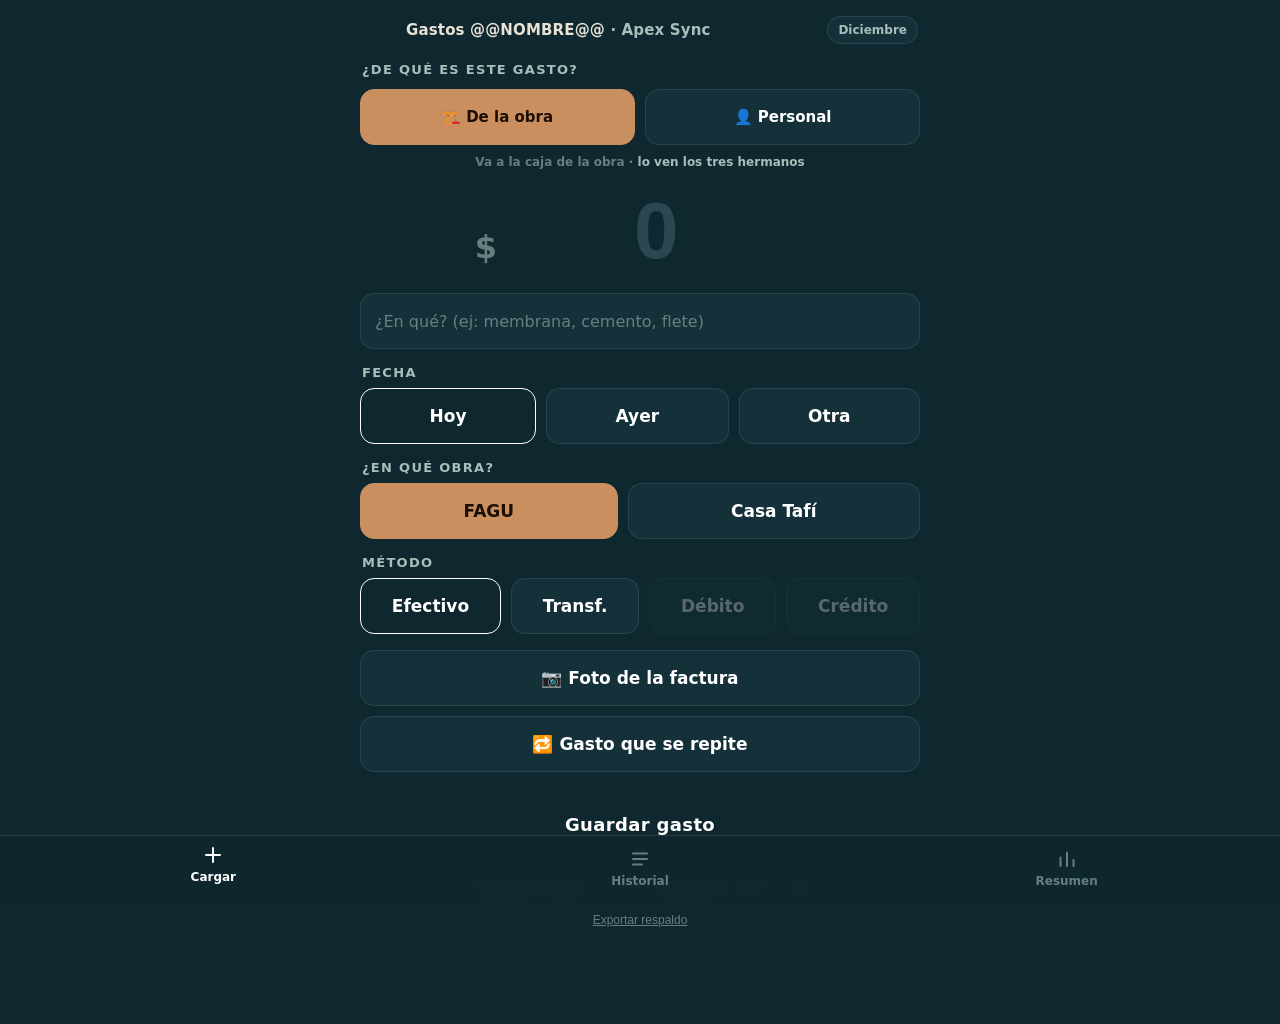
<file: _plantilla-hermano.html>
<!doctype html>
<html lang="es">
<head>
<meta charset="utf-8">
<meta name="viewport" content="width=device-width, initial-scale=1, viewport-fit=cover, user-scalable=no">
<title>Gastos @@NOMBRE@@ · Apex Sync</title>
<meta name="theme-color" content="#0F272E">
<link rel="manifest" href="manifest.webmanifest">
<link rel="apple-touch-icon" href="icon-180.png">
<meta name="apple-mobile-web-app-capable" content="yes">
<meta name="apple-mobile-web-app-status-bar-style" content="black-translucent">
<meta name="apple-mobile-web-app-title" content="Gastos @@NOMBRE@@">
<link rel="stylesheet" href="../apex-sync.css">
<style>
/* ==== VARIANTE @@NOMBRE_UP@@ — v5 "una sola app": obra + personal juntos.
   La base viene de ../apex-sync.css (compartida, no se duplica). ==== */
:root{
  --accent:      @@ACCENT@@;
  --accent-hi:   @@ACCENT_HI@@;
  --accent-deep: @@ACCENT_DEEP@@;
  --accent-soft: @@ACCENT_SOFT@@;
  --on-accent:   @@ON_ACCENT@@;
  --glow-accent: @@GLOW@@;
  --c-mio: @@ACCENT@@;                 /* color de "lo personal" en esta app */
}

/* ---- Selector de destino (lo primero que se ve al cargar) ---- */
.modo-sw{
  display:grid; grid-template-columns:1fr 1fr; gap:10px;
  margin:var(--sp-3) 0 0;
}
.modo-sw .chip{
  min-height:56px; padding:8px 6px; font-size:15px; font-weight:800;
  line-height:1.2; justify-content:center; text-align:center;
}
.modo-sw .chip--mio.on{ background:var(--c-mio); border-color:var(--c-mio); color:@@ON_ACCENT@@; }
.modo-nota{
  margin:10px 2px 0; font-size:var(--fs-caption); font-weight:600;
  color:var(--ink-faint); text-align:center; min-height:1em;
}
.modo-nota b{ color:var(--ink-dim); }

/* Filete por fuente en el historial */
.gasto{ --edge: var(--c-mio); }
.gasto--obra{ --edge:var(--c-obra); }
.gasto--tafi{ --edge:var(--c-tafi); }
.gasto--mio{  --edge:var(--c-mio); }
.badge--obra{ background:var(--c-obra-soft); color:var(--copper-hi); }
.badge--tafi{ background:var(--c-tafi-soft); color:var(--c-tafi); }
.badge--mio{  background:var(--accent-soft); color:var(--accent-hi); }
.stat-card--mio{ --stat-c:var(--c-mio); }
.bar-row--mio .bar-fill{ --bc:var(--c-mio); }

/* Encabezado de bloque dentro del Resumen — misma familia que .seccion h2
   pero en pearl, para que se lean como los dos grandes cortes del resumen. */
.bloque{
  display:flex; align-items:baseline; justify-content:space-between; gap:8px;
  margin:var(--sp-6) 2px var(--sp-2);
  padding-bottom:8px; border-bottom:1px solid var(--line);
}
.bloque h2{
  margin:0; font-size:var(--fs-label); font-weight:800;
  letter-spacing:.12em; text-transform:uppercase; color:var(--pearl);
}
.bloque .bl-sub{ font-size:var(--fs-caption); color:var(--ink-faint); font-weight:600; }
.badge--relevar{ background:rgba(239,199,94,.14); color:var(--warn); }
.toast--warn{ border-color:var(--warn); color:var(--warn); }
.aviso{
  margin:var(--sp-3) 0 0; padding:10px var(--sp-3);
  background:rgba(239,199,94,.10); border:1px solid rgba(239,199,94,.28);
  border-radius:var(--r-card); color:var(--warn);
  font-size:var(--fs-caption); font-weight:600; text-align:center;
}
</style>
</head>
<body>

<header class="topbar">
  <svg class="logo" viewBox="0 0 32 32" aria-hidden="true">
    <path d="M16 4.5 L27.5 26 H4.5 Z" fill="none" stroke="@@LOGO_TRI@@" stroke-width="1.6" stroke-linejoin="round"/>
    <path d="M3 20.5 Q9.5 15.5 16 20.5 T29 20.5" fill="none" stroke="@@LOGO_ONDA@@" stroke-width="2.2" stroke-linecap="round"/>
  </svg>
  <h1><b>Gastos @@NOMBRE@@</b> · Apex Sync</h1>
  <span class="periodo" id="periodo"></span>
</header>

<!-- ============ CARGAR ============ -->
<main id="vista-cargar">

  <div class="grupo" style="margin-top:var(--sp-2)">
    <label>¿De qué es este gasto?</label>
    <div class="modo-sw" id="chips-modo">
      <button class="chip chip--obra on" data-v="obra">🏗️ De la obra</button>
      <button class="chip chip--mio" data-v="personal">👤 Personal</button>
    </div>
    <p class="modo-nota" id="modo-nota"></p>
  </div>

  <div class="monto-wrap">
    <div class="monto-box">
      <span class="signo">$</span>
      <input id="monto" class="monto money" type="text" inputmode="numeric" autocomplete="off" placeholder="0" aria-label="Monto">
    </div>
    <p class="foto-hint" id="foto-hint" hidden>Con foto podés dejar el monto vacío: Jarvis lo saca de la factura</p>
  </div>

  <div class="grupo">
    <input id="descripcion" class="field" type="text" autocomplete="off" placeholder="¿En qué?">
  </div>

  <div class="grupo">
    <label>Fecha</label>
    <div class="chips" id="chips-fecha">
      <button class="chip on" data-v="hoy">Hoy</button>
      <button class="chip" data-v="ayer">Ayer</button>
      <button class="chip" data-v="otra">Otra</button>
    </div>
    <input id="fecha" class="field" type="date" style="margin-top:10px" hidden>
  </div>

  <div class="grupo" id="grupo-proyecto">
    <label>¿En qué obra?</label>
    <div class="chips" id="chips-proyecto">
      <button class="chip chip--obra on" data-v="fagu_obra">FAGU</button>
      <button class="chip chip--tafi" data-v="tafi">Casa Tafí</button>
    </div>
  </div>

  <div class="grupo">
    <label>Método</label>
    <div class="chips" id="chips-metodo">
      <button class="chip on" data-v="efectivo">Efectivo</button>
      <button class="chip" data-v="transferencia">Transf.</button>
      <button class="chip" data-v="debito">Débito</button>
      <button class="chip" data-v="credito">Crédito</button>
    </div>
  </div>

  <div class="grupo" id="grupo-tarjeta" hidden>
    <label>Tarjeta</label>
    <div class="chips" id="chips-tarjeta">
      <button class="chip on" data-v="Visa">Visa</button>
      <button class="chip" data-v="Mastercard">Mastercard</button>
      <button class="chip" data-v="__otra">Otra</button>
    </div>
    <input id="tarjeta-otra" class="field" type="text" placeholder="¿Qué tarjeta?" style="margin-top:10px" hidden>
  </div>

  <div class="grupo" id="grupo-cuotas" hidden>
    <label>Cuotas</label>
    <div class="chips chips--compact" id="chips-cuotas">
      <button class="chip on" data-v="1">1</button>
      <button class="chip" data-v="3">3</button>
      <button class="chip" data-v="6">6</button>
      <button class="chip" data-v="12">12</button>
    </div>
  </div>

  <div class="grupo">
    <button id="btn-foto" class="chip chip--toggle">📷 Foto de la factura</button>
    <input id="foto-input" type="file" accept="image/*" hidden>
    <button id="recurrente" class="chip chip--toggle" style="margin-top:10px">🔁 Gasto que se repite</button>
  </div>

  <div class="grupo" id="grupo-rec-meses" hidden>
    <label>¿Cuántos meses?</label>
    <div class="chips chips--compact" id="chips-rec-meses">
      <button class="chip" data-v="2">2</button>
      <button class="chip" data-v="3">3</button>
      <button class="chip" data-v="6">6</button>
      <button class="chip on" data-v="12">12</button>
      <button class="chip" data-v="24">24</button>
      <button class="chip" data-v="inf">Sin fin</button>
    </div>
  </div>

  <button id="guardar" class="btn-primary">Guardar gasto</button>

  <div style="text-align:center"><button class="pendientes" id="pendientes"></button></div>

  <footer class="pie">
    Se guarda al instante · lo ves en Historial sin clave ni nada
    <br><button class="lnk" id="exportar">Exportar respaldo</button>
  </footer>
</main>

<!-- ============ HISTORIAL ============ -->
<main id="vista-historial" hidden>
  <div class="seccion"><h2>Historial</h2><button class="accion" id="refrescar-hist">↻ Actualizar</button></div>
  <div class="filtros" id="filtro-fuente">
    <button class="chip on" data-v="todo">Todo</button>
    <button class="chip chip--obra" data-v="obra">🏗️ Obra</button>
    <button class="chip chip--mio" data-v="personal">👤 Personal</button>
  </div>
  <input id="buscador" class="field field--busca" type="search" autocomplete="off" placeholder="Buscar gasto, tarjeta, monto…">
  <p class="hist-stats" id="hist-stats"></p>
  <div id="hist-lista"></div>
</main>

<!-- ============ RESUMEN ============ -->
<main id="vista-resumen" hidden>
  <div class="seccion"><h2>Resumen</h2><button class="accion" id="refrescar-res">↻ Actualizar</button></div>
  <div id="res-contenido"></div>
  <p class="pie" id="actualizado"></p>
</main>

<!-- ============ TABBAR ============ -->
<nav class="tabbar">
  <button class="tab act" id="tab-cargar" aria-label="Cargar">
    <svg width="22" height="22" viewBox="0 0 22 22" fill="none" stroke="currentColor" stroke-width="2" stroke-linecap="round"><path d="M11 4v14M4 11h14"/></svg>
    Cargar
  </button>
  <button class="tab" id="tab-historial" aria-label="Historial">
    <svg width="22" height="22" viewBox="0 0 22 22" fill="none" stroke="currentColor" stroke-width="2" stroke-linecap="round"><path d="M4 5.5h14M4 11h14M4 16.5h9"/></svg>
    Historial
  </button>
  <button class="tab" id="tab-resumen" aria-label="Resumen">
    <svg width="22" height="22" viewBox="0 0 22 22" fill="none" stroke="currentColor" stroke-width="2" stroke-linecap="round"><path d="M4.5 18V9.5M11 18V4.5M17.5 18v-6"/></svg>
    Resumen
  </button>
</nav>

<!-- ============ HOJA DE EDICIÓN (v8) ============ -->
<div class="hoja-fondo" id="ed-fondo" hidden></div>
<section class="hoja" id="ed-hoja" role="dialog" aria-modal="true" aria-labelledby="ed-titulo" tabindex="-1" hidden>
  <div class="hoja-grip" aria-hidden="true"></div>
  <div class="hoja-head">
    <h2 id="ed-titulo">Editar gasto</h2>
    <button class="hoja-x" id="ed-cerrar" aria-label="Cerrar sin guardar">✕</button>
  </div>
  <p class="hoja-sub" id="ed-sub"></p>

  <div class="grupo">
    <label for="ed-monto">Monto</label>
    <div class="ed-monto-box">
      <span class="signo" aria-hidden="true">$</span>
      <input id="ed-monto" class="field field--monto money" type="text" inputmode="numeric" autocomplete="off" placeholder="0">
    </div>
  </div>

  <div class="grupo">
    <label for="ed-desc">Descripción</label>
    <input id="ed-desc" class="field" type="text" autocomplete="off" maxlength="120" placeholder="¿En qué?">
  </div>

  <div class="grupo">
    <label for="ed-fecha">Fecha</label>
    <input id="ed-fecha" class="field" type="date">
  </div>

  <div class="grupo" id="ed-grupo-proyecto" hidden>
    <label>¿En qué obra?</label>
    <div class="chips" id="ed-chips-proyecto">
      <button class="chip chip--obra" data-v="fagu_obra">FAGU</button>
      <button class="chip chip--tafi" data-v="tafi">Casa Tafí</button>
    </div>
  </div>

  <div class="grupo">
    <label>Método</label>
    <div class="chips" id="ed-chips-metodo">
      <button class="chip" data-v="efectivo">Efectivo</button>
      <button class="chip" data-v="transferencia">Transf.</button>
      <button class="chip" data-v="debito">Débito</button>
      <button class="chip" data-v="credito">Crédito</button>
    </div>
  </div>

  <div class="grupo" id="ed-grupo-tarjeta" hidden>
    <label>Tarjeta</label>
    <div class="chips" id="ed-chips-tarjeta"></div>
    <input id="ed-tarjeta-otra" class="field" type="text" maxlength="40" placeholder="¿Qué tarjeta?" style="margin-top:10px" hidden>
  </div>

  <div class="grupo" id="ed-grupo-cuotas" hidden>
    <label>Cuotas</label>
    <div class="chips chips--compact" id="ed-chips-cuotas"></div>
  </div>

  <button class="btn-primary" id="ed-guardar">Guardar cambios</button>
  <button class="btn-borrar" id="ed-borrar">🗑 Eliminar gasto</button>

  <div class="confirmar" id="ed-confirmar" hidden>
    <b>¿Seguro que querés borrar este gasto?</b>
    <span>No se puede deshacer.</span>
    <div class="confirmar-btns">
      <button class="btn-ghost" id="ed-no">No, dejalo</button>
      <button class="btn-borrar" id="ed-si">Sí, borrar</button>
    </div>
  </div>

  <p class="hoja-nota" id="ed-nota" hidden></p>
</section>

<div class="overlay" id="foto-overlay"><img id="foto-grande" alt="factura"><span>tocá para cerrar</span></div>
<div class="toast" id="toast" role="status"></div>

<script>
// ============================================================
// GASTOS @@NOMBRE_UP@@ · Apex Sync v5 — UNA SOLA APP
// Obra FAGU  → public.gastos_obras (quien = '@@YO@@')
// Personal   → public.@@TABLA_PERSONAL@@
// 0152: la clave de cada uno se pide UNA vez y queda en el teléfono (no está en el código).
// ============================================================
const SUPABASE_URL = 'https://kfiywiqivibktzakclyv.supabase.co';
const ANON_KEY = 'eyJhbGciOiJIUzI1NiIsInR5cCI6IkpXVCJ9.eyJpc3MiOiJzdXBhYmFzZSIsInJlZiI6ImtmaXl3aXFpdmlia3R6YWtjbHl2Iiwicm9sZSI6ImFub24iLCJpYXQiOjE3ODMyMTA1MTgsImV4cCI6MjA5ODc4NjUxOH0.Z1DQW5ySGolzrjsqeesg824cpctqa04BOS2RSH4NTNo';
// 0152 (14-oct-2026) — CLAVE POR PERSONA. La clave ya NO está en el código:
// este HTML es público y cualquiera la leía. Se pide UNA vez por teléfono y
// queda guardada acá. Si el servidor la rechaza (403) se borra y se vuelve a pedir.
// Cada uno tiene la suya (José, Agus, Facu): abre la obra y lo propio.
const LS_MI_CLAVE = 'gastos_apex_mi_clave';
function leerMiClave(){
  let k = '';
  try{ k = localStorage.getItem(LS_MI_CLAVE) || ''; }catch(e){}
  while(!k){
    const t = window.prompt('Escribí tu clave de la app de gastos (te la pasa José). Se pide una sola vez.');
    if(t === null) break;
    k = t.trim().toLowerCase().replace(/\s+/g, '');
    if(k){ try{ localStorage.setItem(LS_MI_CLAVE, k); }catch(e){} }
  }
  return k;
}
function claveRechazada(){
  try{ localStorage.removeItem(LS_MI_CLAVE); }catch(e){}
  alert('La clave no es correcta. Volvé a escribirla.');
  location.reload();
  return new Promise(() => {});   // no sigue: la página se recarga
}
const MI_CLAVE = leerMiClave();

// Las fotos pasan por la CDN de Supabase, que guarda copia por URL: sin esto,
// una foto que ya vio alguien con clave la podía bajar cualquiera con la URL pelada.
let _sufijoFoto = null;
async function sufijoFoto(){
  if(_sufijoFoto === null){
    try{
      const d = await crypto.subtle.digest('SHA-256', new TextEncoder().encode('foto:' + MI_CLAVE));
      _sufijoFoto = '?c=' + Array.from(new Uint8Array(d)).slice(0, 12).map(b => b.toString(16).padStart(2, '0')).join('');
    }catch(e){ _sufijoFoto = '?c=' + Date.now(); }
  }
  return _sufijoFoto;
}
const H = {'apikey': ANON_KEY, 'Authorization': 'Bearer ' + ANON_KEY, 'x-gastos-clave': MI_CLAVE};

const YO      = '@@YO@@';
const NOMBRE  = '@@NOMBRE@@';
const ACCENT  = '@@ACCENT@@';

const TABLA_OBRAS    = 'gastos_obras';
const RPC_OBRAS      = 'gastos_obras_lista';
const CLAVE_OBRAS    = MI_CLAVE;
const TABLA_PERSONAL = '@@TABLA_PERSONAL@@';
const RPC_PERSONAL   = '@@RPC_PERSONAL@@';
const CLAVE_PERSONAL = MI_CLAVE;

// La cola local es la MISMA que traía la app vieja (mismo origen), así que
// lo que haya quedado pendiente en el teléfono se sube igual. A los items
// viejos les falta `dest` → eran todos personales.
const LS_KEY   = 'gastos_@@YO@@_v1';
const LS_MODO  = 'gastos_@@YO@@_modo';
const LS_CLAVE_VIEJA = 'gastos_@@YO@@_clave';

const NOMBRES     = {jose:'José', facu:'Facu', agus:'Agus'};
const PROYECTOS   = {fagu_obra:'Obra FAGU', tafi:'Casa Tafí'};
const PROY_CLASE  = {fagu_obra:'obra', tafi:'tafi'};
const METODO_TXT  = {efectivo:'Efectivo', transferencia:'Transferencia', debito:'Débito', credito:'Crédito'};
// Regla de negocio heredada de la app de Obras: en la obra los hermanos
// pagan solo en efectivo o por transferencia. En lo personal, los 4 métodos.
const METODOS_OBRA = ['efectivo','transferencia'];

const sel = { modo:'obra', fecha:'hoy', proyecto:'fagu_obra', metodo:'efectivo',
              tarjeta:'Visa', cuotas:1, recurrente:false, recMeses:'12' };
const filtro = { q:'', fuente:'todo' };

// ---------- helpers ----------
const $ = id => document.getElementById(id);
const esc = s => String(s == null ? '' : s).replace(/[&<>"']/g, c => ({'&':'&amp;','<':'&lt;','>':'&gt;','"':'&quot;',"'":'&#39;'}[c]));
const fmt$ = n => '$ ' + Math.round(n).toLocaleString('es-AR');
const fmtK = n => n >= 1e6 ? (n/1e6).toLocaleString('es-AR', {maximumFractionDigits:1}) + ' M'
              : n >= 1e3 ? Math.round(n/1e3) + ' k' : String(Math.round(n));
const uuid = () => (crypto.randomUUID ? crypto.randomUUID() : Date.now() + '-' + Math.random().toString(36).slice(2));
const num = v => Number(v) || 0;

// EL redondeo: cada gasto se redondea UNA sola vez, aca, al peso que se ve
// en su fila. De ahi para arriba solo se suman enteros, asi cualquier total
// es exactamente la suma de lo que se muestra. Sin esto, una factura de
// $3.284,52 hacia que Jose + Facu diera $1 mas que el total de la obra.
const montoEnt = f => Math.round(num(f.monto));

// Para lo unico que sigue dando decimales: las cuotas (un gasto dividido en
// N). Devuelve las partes en pesos enteros ajustadas para que sumen EXACTO
// el total redondeado. Metodo del resto mayor: el peso que sobra o falta va
// a la parte con la fraccion mas grande.
function partesRedondeadas(total, partes){
  const objetivo = Math.round(num(total));
  const base = partes.map(v => Math.floor(num(v)));
  const orden = partes
    .map((v, i) => ({i, frac: num(v) - Math.floor(num(v))}))
    .sort((a, b) => b.frac - a.frac);
  let resto = objetivo - base.reduce((s, v) => s + v, 0);
  if(!orden.length) return base;
  for(let k = 0; resto > 0; k++, resto--) base[orden[k % orden.length].i]++;
  for(let k = 0; resto < 0; k++, resto++) base[orden[orden.length - 1 - (k % orden.length)].i]--;
  return base;
}

let toastTimer = null;
function toast(msg, tipo){
  const t = $('toast');
  t.textContent = msg;
  t.className = 'toast show' + (tipo ? ' toast--' + tipo : '');
  clearTimeout(toastTimer);
  toastTimer = setTimeout(() => t.classList.remove('show'), 3200);
}

// ============================================================
// RED DE SEGURIDAD GLOBAL (v10)
// ------------------------------------------------------------
// Antes, CUALQUIER excepcion suelta dejaba la app muda: los botones no
// respondian, la consola quedaba limpia y desde afuera era imposible saber
// que paso ("no funciona nada"). Ahora todo error visible se muestra en
// pantalla con el detalle, asi se le puede sacar una foto y mandarla.
// Regla: la app avisa, nunca se muere en silencio.
let errVisto = false;
function mostrarFalla(origen, detalle){
  if(errVisto) return;          // un solo cartel; no tapar la app con diez
  errVisto = true;
  const d = document.createElement('div');
  d.id = 'falla-global';
  d.setAttribute('role','alert');
  d.style.cssText = 'position:fixed;left:12px;right:12px;bottom:96px;z-index:200;' +
    'background:#3A1410;border:1.5px solid #F2705F;border-radius:14px;padding:14px 16px;' +
    'color:#FFE9E4;font:600 13px -apple-system,BlinkMacSystemFont,system-ui,sans-serif;' +
    'box-shadow:0 12px 32px -8px rgba(0,0,0,.7)';
  d.innerHTML = '<b style="display:block;font-size:14px;margin-bottom:4px">Algo falló en la app</b>' +
    '<span style="display:block;opacity:.85;word-break:break-word">' + esc(origen + ': ' + detalle) + '</span>' +
    '<span style="display:block;margin-top:8px;opacity:.7">Mandale esta captura a Jarvis.</span>' +
    '<button style="margin-top:10px;width:100%;min-height:40px;border-radius:10px;cursor:pointer;' +
    'background:#F2705F;border:none;color:#2A0904;font-weight:800;font-size:13px">Recargar la app</button>';
  d.querySelector('button').addEventListener('click', () => location.reload());
  document.body.appendChild(d);
}
window.addEventListener('error', e => mostrarFalla('Error', (e.message || 'desconocido') + ' (línea ' + e.lineno + ')'));
window.addEventListener('unhandledrejection', e => {
  const r = e.reason;
  mostrarFalla('Promesa', (r && (r.message || r)) || 'desconocido');
});

function isoLocal(d){
  return d.getFullYear() + '-' + String(d.getMonth()+1).padStart(2,'0') + '-' + String(d.getDate()).padStart(2,'0');
}
const hoyLocal = () => isoLocal(new Date());
function fechaElegida(){
  if(sel.fecha === 'otra') return $('fecha').value || hoyLocal();
  if(sel.fecha === 'ayer'){ const d = new Date(); d.setDate(d.getDate()-1); return isoLocal(d); }
  return hoyLocal();
}
function etiquetaDia(fechaISO){
  const d = new Date(); d.setDate(d.getDate()-1);
  const ayer = isoLocal(d);
  const [y, m, dd] = fechaISO.split('-').map(Number);
  const txt = new Date(y, m-1, dd).toLocaleDateString('es-AR', {weekday:'short', day:'numeric', month:'short'}).replace(/\./g,'');
  if(fechaISO === hoyLocal()) return 'Hoy · ' + txt;
  if(fechaISO === ayer) return 'Ayer · ' + txt;
  return txt;
}

const mesNombre = new Date().toLocaleDateString('es-AR', {month:'long'});
$('periodo').textContent = mesNombre.charAt(0).toUpperCase() + mesNombre.slice(1);

// Higiene: la clave vieja ya no se usa nunca más.
try{ localStorage.removeItem(LS_CLAVE_VIEJA); }catch(e){}

// ---------- chips del form ----------
function initChips(id, campo, cb){
  const box = $(id);
  box.addEventListener('click', e => {
    const b = e.target.closest('.chip'); if(!b || b.classList.contains('off')) return;
    box.querySelectorAll('.chip').forEach(c => c.classList.remove('on'));
    b.classList.add('on');
    sel[campo] = campo === 'cuotas' ? parseInt(b.dataset.v, 10) : b.dataset.v;
    if(cb) cb(b.dataset.v);
  });
}

initChips('chips-modo','modo', v => { localStorage.setItem(LS_MODO, v); aplicarModo(); });
initChips('chips-fecha','fecha', v => {
  const f = $('fecha');
  f.hidden = v !== 'otra';
  if(v === 'otra' && !f.value) f.value = hoyLocal();
});
initChips('chips-proyecto','proyecto');
initChips('chips-metodo','metodo', aplicarGruposTarjeta);
initChips('chips-tarjeta','tarjeta', v => { $('tarjeta-otra').hidden = v !== '__otra'; });
initChips('chips-cuotas','cuotas');

// El destino manda: en la obra solo efectivo/transferencia; el detalle de
// obra (qué obra) solo aparece cuando corresponde.
function aplicarModo(){
  const esObra = sel.modo === 'obra';
  $('grupo-proyecto').hidden = !esObra;
  $('descripcion').placeholder = esObra
    ? '¿En qué? (ej: membrana, cemento, flete)'
    : '¿En qué? (ej: nafta, super, salida)';
  $('modo-nota').innerHTML = esObra
    ? 'Va a la caja de la obra · <b>lo ven los tres hermanos</b>'
    : 'Tus gastos · <b>solo los ves vos</b>';
  document.querySelectorAll('#chips-metodo .chip').forEach(c => {
    const bloqueado = esObra && !METODOS_OBRA.includes(c.dataset.v);
    c.classList.toggle('off', bloqueado);
  });
  if(esObra && !METODOS_OBRA.includes(sel.metodo)){
    sel.metodo = 'efectivo';
    document.querySelectorAll('#chips-metodo .chip').forEach(c => c.classList.toggle('on', c.dataset.v === 'efectivo'));
  }
  aplicarGruposTarjeta();
}

function aplicarGruposTarjeta(){
  const conTarjeta = sel.metodo === 'debito' || sel.metodo === 'credito';
  $('grupo-tarjeta').hidden = !conTarjeta;
  $('grupo-cuotas').hidden = sel.metodo !== 'credito';
  if(!conTarjeta) $('tarjeta-otra').hidden = true;
  else $('tarjeta-otra').hidden = sel.tarjeta !== '__otra';
}

// Arranca en el último destino usado (memoria del selector).
(function restaurarModo(){
  const guardado = localStorage.getItem(LS_MODO);
  if(guardado === 'personal' || guardado === 'obra') sel.modo = guardado;
  document.querySelectorAll('#chips-modo .chip').forEach(c => c.classList.toggle('on', c.dataset.v === sel.modo));
  aplicarModo();
})();

// "se repite N meses" (2-24) o sin fin.
// Crédito + recurrente: manda el crédito (las cuotas ya proyectan solas).
const recEl = $('recurrente');
function pintarRec(){
  recEl.classList.toggle('on', sel.recurrente);
  recEl.textContent = !sel.recurrente ? '🔁 Gasto que se repite'
    : (sel.recMeses === 'inf' ? '🔁 Se repite sin fin' : '🔁 Se repite ' + sel.recMeses + ' meses');
  $('grupo-rec-meses').hidden = !sel.recurrente;
}
recEl.addEventListener('click', () => { sel.recurrente = !sel.recurrente; pintarRec(); });
initChips('chips-rec-meses','recMeses', pintarRec);

// ---------- foto ----------
const fotoInput = $('foto-input');
const btnFoto = $('btn-foto');
btnFoto.addEventListener('click', () => fotoInput.click());
fotoInput.addEventListener('change', () => {
  const hay = fotoInput.files && fotoInput.files.length;
  btnFoto.classList.toggle('on', !!hay);
  btnFoto.textContent = hay ? '📷 ✓ Foto lista' : '📷 Foto de la factura';
  $('foto-hint').hidden = !hay;
});

async function comprimirFoto(file){
  const img = await createImageBitmap(file);
  const max = 1600;
  const escala = Math.min(1, max / Math.max(img.width, img.height));
  const c = document.createElement('canvas');
  c.width = Math.round(img.width * escala);
  c.height = Math.round(img.height * escala);
  c.getContext('2d').drawImage(img, 0, 0, c.width, c.height);
  return new Promise(res => c.toBlob(res, 'image/jpeg', 0.8));
}

async function subirFoto(file, fecha, carpeta){
  const blob = await comprimirFoto(file);
  const path = carpeta + '/' + fecha + '-' + Date.now() + '-' + Math.random().toString(36).slice(2, 8) + '.jpg';
  const r = await fetch(SUPABASE_URL + '/storage/v1/object/facturas/' + path, {
    method:'POST', headers:{...H, 'Content-Type':'image/jpeg'}, body: blob,
  });
  return r.ok ? path : null;
}

// ---------- monto ----------
const montoEl = $('monto');
montoEl.addEventListener('input', () => {
  const n = montoEl.value.replace(/\D/g,'');
  montoEl.value = n ? Number(n).toLocaleString('es-AR') : '';
});

// ---------- persistencia local + POST resiliente ----------
function leerLS(){ try{ return JSON.parse(localStorage.getItem(LS_KEY)) || []; }catch(e){ return []; } }

// v10: escribir NUNCA puede tirar. Si el telefono se queda sin espacio
// (QuotaExceededError, iOS con poco disco) el boton "Guardar" se colgaba en
// "Guardando…" para siempre y no se podia cargar nada. Ahora, si no entra, se
// tiran los gastos VIEJOS YA SINCRONIZADOS (los que estan en el servidor, no
// se pierde nada) y se reintenta. Los pendientes no se tocan jamas.
function escribirLS(a){
  try{ localStorage.setItem(LS_KEY, JSON.stringify(a)); return true; }
  catch(e){
    try{
      const pendientes = a.filter(x => x.estado === 'pendiente');
      const sincronizados = a.filter(x => x.estado !== 'pendiente');
      // se conservan los 30 sincronizados mas nuevos, el resto ya vive en la DB
      const podado = sincronizados.slice(-30).concat(pendientes);
      localStorage.setItem(LS_KEY, JSON.stringify(podado));
      toast('Se liberó espacio en el teléfono — tus gastos están a salvo', 'warn');
      return true;
    }catch(e2){
      toast('El teléfono no tiene espacio para guardar acá — revisá que el gasto haya subido', 'error');
      return false;
    }
  }
}

// Anti-duplicados: local_id es UNIQUE en la DB; un reintento de un gasto
// que ya llegó contesta 409 (duplicado) y se toma como "ya guardado".
let nubeLista = true;
const esNubeNoLista = (status, msg) =>
  status === 404 || /PGRST20[25]|Could not find/i.test(msg);

// Resiliencia de esquema: si a la DB le falta una columna nueva se reintenta
// sin ella — la marca queda solo local hasta que corra el SQL.
const OPCIONALES = {recurrente_meses:true};

// Un item de la cola sabe a qué tabla va: `dest` = 'obra' | 'personal'.
// Los items viejos (app v4) no lo traen → eran personales.
const destDe = it => (it && it.dest === 'obra') ? 'obra' : 'personal';
const tablaDe = it => destDe(it) === 'obra' ? TABLA_OBRAS : TABLA_PERSONAL;

async function postSupabase(item){
  const tabla = tablaDe(item);
  const {estado, dest, ...gasto} = item;
  for(let i = 0; i <= Object.keys(OPCIONALES).length; i++){
    const body = {...gasto};
    for(const c in OPCIONALES) if(!OPCIONALES[c]) delete body[c];
    const r = await fetch(SUPABASE_URL + '/rest/v1/' + tabla, {
      method:'POST',
      headers:{...H, 'Content-Type':'application/json', 'Prefer':'return=minimal'},
      body: JSON.stringify(body),
    });
    if(r.ok){ nubeLista = true; return true; }
    let msg = '';
    try{ msg = await r.text(); }catch(e){}
    if(r.status === 409 && /23505|duplicate/i.test(msg)) return true;   // ya estaba
    let cambio = false;
    for(const c in OPCIONALES){
      if(OPCIONALES[c] && (c in body) && msg.includes(c)){ OPCIONALES[c] = false; cambio = true; }
    }
    if(cambio) continue;              // reintenta sin la columna que rebotó
    if(esNubeNoLista(r.status, msg)) nubeLista = false;
    return false;
  }
  return false;
}

function refrescarPendientes(){
  const n = leerLS().filter(x => x.estado === 'pendiente').length;
  const el = $('pendientes');
  el.textContent = n ? ('⏳ ' + n + ' en el teléfono — se suben solos (tocá para probar)') : '';
  el.classList.toggle('show', n > 0);
}

let reintentando = false;
async function reintentarPendientes(avisar){
  if(reintentando || !navigator.onLine) { refrescarPendientes(); return; }
  reintentando = true;
  const hist = leerLS();
  let enviados = 0;
  for(const item of hist){
    if(item.estado !== 'pendiente') continue;
    if(item.local_id != null) item.local_id = String(item.local_id);
    try{ if(await postSupabase(item)){ item.estado = 'ok'; enviados++; } }catch(e){}
  }
  if(enviados){ escribirLS(hist); invalidarCache(); }
  reintentando = false;
  refrescarPendientes();
  if(avisar && enviados) toast('✓ ' + enviados + ' gasto(s) sincronizado(s)', 'ok');
}

$('pendientes').addEventListener('click', () => reintentarPendientes(true));
window.addEventListener('online', () => reintentarPendientes(true));
setInterval(() => { if(leerLS().some(x => x.estado === 'pendiente')) reintentarPendientes(false); }, 60000);

// ---------- guardar ----------
const btn = $('guardar');
btn.addEventListener('click', async () => {
  const monto = Number(montoEl.value.replace(/\D/g,''));
  const hayFoto = !!(fotoInput.files && fotoInput.files.length);
  // Con foto, el monto puede ir vacío: queda marcado para que Jarvis
  // lo saque de la factura (flag `relevar`).
  if(!monto && !hayFoto){ montoEl.focus(); return; }
  const esObra = sel.modo === 'obra';
  const esCredito = sel.metodo === 'credito';
  const conTarjeta = esCredito || sel.metodo === 'debito';
  let tarjeta = null;
  if(conTarjeta){
    tarjeta = sel.tarjeta === '__otra'
      ? ($('tarjeta-otra').value.trim() || 'Otra')
      : sel.tarjeta;
  }
  btn.disabled = true; btn.textContent = 'Guardando…';

  let foto_path = null;
  if(hayFoto){
    try{ foto_path = await subirFoto(fotoInput.files[0], fechaElegida(), esObra ? 'obras' : YO); }catch(e){}
  }

  const gasto = {
    fecha: fechaElegida(),
    monto: monto || 0,
    descripcion: $('descripcion').value.trim(),
    metodo: sel.metodo,
    tarjeta: tarjeta,
    cuotas: esCredito ? sel.cuotas : 1,
    es_recurrente: sel.recurrente,
    foto_path: foto_path,
    local_id: uuid(),
  };
  if(esObra){ gasto.proyecto = sel.proyecto; gasto.quien = YO; }
  if(sel.recurrente && sel.recMeses !== 'inf') gasto.recurrente_meses = Number(sel.recMeses);
  if(!monto && hayFoto) gasto.relevar = true;

  const hist = leerLS();
  const item = {...gasto, dest: esObra ? 'obra' : 'personal', estado:'pendiente'};
  hist.push(item); escribirLS(hist);

  let ok = false;
  try{ ok = await postSupabase(item); }catch(e){}
  if(ok){ item.estado = 'ok'; escribirLS(hist); }
  invalidarCache();

  const fotoFallo = hayFoto && !foto_path;
  if(navigator.vibrate) navigator.vibrate(ok ? 30 : [60,60,60]);
  btn.classList.add('ok');
  btn.textContent = '✓ Guardado';
  const donde = esObra ? 'a la obra' : 'a lo tuyo';
  if(ok && fotoFallo){
    toast(monto
      ? 'Gasto guardado, pero la foto no subió'
      : 'Guardado sin foto ni monto — completalo a mano después', 'warn');
  } else if(ok && !monto){
    toast('✓ Guardado — Jarvis saca el monto de la factura', 'ok');
  } else if(ok){
    toast('✓ Guardado ' + donde + ' — ya figura arriba del Historial', 'ok');
  } else if(!nubeLista){
    toast('✓ Guardado en el teléfono — se sube solo apenas esté lista la nube');
  } else if(!navigator.onLine){
    toast('Sin conexión — quedó en el teléfono, se envía al volver la señal');
  } else {
    toast('No llegó al servidor — quedó en el teléfono y se reintenta solo', 'error');
  }
  setTimeout(() => {
    btn.classList.remove('ok'); btn.disabled = false; btn.textContent = 'Guardar gasto';
    montoEl.value = ''; $('descripcion').value = '';
    sel.fecha = 'hoy'; $('fecha').hidden = true; $('fecha').value = '';
    document.querySelectorAll('#chips-fecha .chip').forEach(c => c.classList.toggle('on', c.dataset.v === 'hoy'));
    sel.recurrente = false; sel.recMeses = '12';
    document.querySelectorAll('#chips-rec-meses .chip').forEach(c => c.classList.toggle('on', c.dataset.v === '12'));
    pintarRec();
    fotoInput.value = ''; btnFoto.classList.remove('on'); btnFoto.textContent = '📷 Foto de la factura';
    $('foto-hint').hidden = true;
  }, 1500);
  refrescarPendientes();
});

$('exportar').addEventListener('click', () => {
  const data = JSON.stringify(leerLS(), null, 2);
  const blob = new Blob([data], {type:'application/json'});
  const a = document.createElement('a');
  a.href = URL.createObjectURL(blob);
  a.download = 'gastos-@@YO@@-respaldo.json';
  a.click();
});

// ---------- datos: las DOS fuentes, sin pedir nada ----------
let cacheObras = null;      // TODAS las filas de la obra (los tres hermanos)
let cachePersonal = null;   // solo las mías
let ultimoFallo = '';

function invalidarCache(){ cacheObras = null; cachePersonal = null; }

async function rpcLista(rpc, clave){
  const r = await fetch(SUPABASE_URL + '/rest/v1/rpc/' + rpc, {
    method:'POST',
    headers:{...H, 'Content-Type':'application/json'},
    body: JSON.stringify({clave}),
  });
  if(r.status === 403) return claveRechazada();
  if(!r.ok){
    let msg = '';
    try{ msg = await r.text(); }catch(e){}
    if(esNubeNoLista(r.status, msg)){ nubeLista = false; return []; }
    throw new Error('server');
  }
  nubeLista = true;
  const filas = await r.json();
  if(!Array.isArray(filas)) return [];
  // `fecha` se usa para ordenar, agrupar y proyectar. Una sola fila con
  // fecha nula tiraba TODO el render (pantalla trabada en "Cargando…").
  return filas.map(f => (typeof f.fecha === 'string' ? f : {...f, fecha: f.fecha ? String(f.fecha) : ''}));
}

// Las dos fuentes en paralelo. Si una falla, la app igual muestra la otra.
async function traerTodo(force){
  if(cacheObras && cachePersonal && !force) return;
  const [o, p] = await Promise.allSettled([
    rpcLista(RPC_OBRAS, CLAVE_OBRAS),
    rpcLista(RPC_PERSONAL, CLAVE_PERSONAL),
  ]);
  ultimoFallo = '';
  if(o.status === 'fulfilled') cacheObras = o.value.map(f => ({...f, _src:'obra'}));
  else { cacheObras = cacheObras || []; ultimoFallo = 'obra'; }
  if(p.status === 'fulfilled') cachePersonal = p.value.map(f => ({...f, _src:'personal'}));
  else { cachePersonal = cachePersonal || []; ultimoFallo = ultimoFallo ? 'ambas' : 'personal'; }
  if(o.status === 'rejected' && p.status === 'rejected') throw new Error('server');
}

// Lo que todavía está en cola en el teléfono, sin duplicar lo que ya llegó.
function pendientes(){
  const enServer = new Set([...(cacheObras||[]), ...(cachePersonal||[])].map(f => f.local_id).filter(Boolean));
  return leerLS()
    .filter(x => x.estado === 'pendiente' && !enServer.has(x.local_id))
    .map(x => ({...x, fecha: String(x.fecha || hoyLocal()), _src: destDe(x), _pendiente:true, id: Infinity}));
}

// El Historial muestra la obra COMPLETA (los tres hermanos — es plata
// compartida y el Resumen ya dice "18 gastos entre los tres") más mis
// gastos personales y lo que quedó en cola. Antes filtraba la obra por
// `quien === YO`: quien todavía no había cargado nada veía "Sin gastos
// todavía" aunque la obra tuviera 18 gastos.
const filasObra    = () => (cacheObras || []);
const misPersonales= () => (cachePersonal || []);
function mias(){
  return [...pendientes(), ...filasObra(), ...misPersonales()];
}

// ---------- vistas ----------
function setVista(v){
  ['cargar','historial','resumen'].forEach(x => { $('vista-' + x).hidden = x !== v; });
  $('tab-cargar').classList.toggle('act', v === 'cargar');
  $('tab-historial').classList.toggle('act', v === 'historial');
  $('tab-resumen').classList.toggle('act', v === 'resumen');
  if(v === 'historial') abrirHistorial();
  if(v === 'resumen') abrirResumen();
}
$('tab-cargar').addEventListener('click', () => setVista('cargar'));
$('tab-historial').addEventListener('click', () => setVista('historial'));
$('tab-resumen').addEventListener('click', () => setVista('resumen'));
$('refrescar-hist').addEventListener('click', () => abrirHistorial(true));
$('refrescar-res').addEventListener('click', () => abrirResumen(true));

const htmlError = () =>
  '<div class="vacio"><b>' + (navigator.onLine ? 'Error del servidor' : 'Sin conexión') +
  '</b>Tocá ↻ Actualizar para probar de nuevo.</div>';

// Red de seguridad: si el dibujado falla, se muestra el motivo en pantalla
// en vez de dejar el "Cargando…" para siempre.
const htmlFalla = e =>
  '<div class="vacio"><b>No se pudo dibujar la lista</b>' +
  esc(String((e && e.message) || e)) + '<br>Tocá ↻ Actualizar.</div>';

function avisoParcial(){
  if(!ultimoFallo) return '';
  const que = ultimoFallo === 'obra' ? 'los gastos de la obra'
            : ultimoFallo === 'personal' ? 'tus gastos personales' : 'los datos';
  return '<p class="aviso">No se pudieron traer ' + que + '. Tocá ↻ Actualizar.</p>';
}

// ---------- HISTORIAL ----------
let buscaTimer = null;
$('buscador').addEventListener('input', () => {
  clearTimeout(buscaTimer);
  buscaTimer = setTimeout(() => { filtro.q = $('buscador').value.trim().toLowerCase(); renderHistorial(); }, 180);
});
$('filtro-fuente').addEventListener('click', e => {
  const b = e.target.closest('.chip'); if(!b) return;
  $('filtro-fuente').querySelectorAll('.chip').forEach(c => c.classList.remove('on'));
  b.classList.add('on');
  filtro.fuente = b.dataset.v;
  renderHistorial();
});

async function abrirHistorial(force){
  const cont = $('hist-lista');
  if(!cacheObras || !cachePersonal || force){
    cont.innerHTML = '<div class="vacio">Cargando…</div>';
    $('hist-stats').textContent = '';
    try{ await traerTodo(true); }
    catch(e){ cont.innerHTML = htmlError(); return; }
  }
  // Se pregunta UNA vez si el servidor sabe editar. Si falla la pregunta, no
  // pasa nada: se dibuja igual, solo que sin lápices.
  try{ await mantenimientoDisponible(); }catch(e){ mantenimientoOK = false; }
  // Si el render explota, el usuario tiene que VER algo — antes se quedaba
  // la pantalla trabada en "Cargando…" sin ninguna pista.
  try{ renderHistorial(); }
  catch(e){ cont.innerHTML = htmlFalla(e); }
}

function coincide(f){
  if(filtro.fuente !== 'todo' && f._src !== filtro.fuente) return false;
  if(!filtro.q) return true;
  const blob = [f.descripcion, f.tarjeta, METODO_TXT[f.metodo], PROYECTOS[f.proyecto],
                f._src === 'obra' ? 'obra' : 'personal', String(f.monto)].join(' ').toLowerCase();
  return blob.includes(filtro.q);
}

function chipFuente(f){
  if(f._src === 'obra'){
    const cls = PROY_CLASE[f.proyecto] || 'obra';
    return '<span class="badge badge--' + cls + '">🏗️ ' + esc(PROYECTOS[f.proyecto] || 'Obra') + '</span>';
  }
  return '<span class="badge badge--mio">👤 Personal</span>';
}

function filaHTML(f){
  const metodo = f.metodo === 'credito'
    ? '<span class="badge badge--credito">Crédito ' + (num(f.cuotas) || 1) + '×</span>'
    : '<span class="badge">' + (METODO_TXT[f.metodo] || esc(f.metodo)) + '</span>';
  const extra = f.tarjeta ? '<span class="extra">' + esc(f.tarjeta) + '</span>' : '';
  const rec = f.es_recurrente
    ? '<span class="badge badge--recurrente">🔁 ' + (num(f.recurrente_meses) ? num(f.recurrente_meses) + ' meses' : 'fijo') + '</span>' : '';
  const rev = f.relevar ? '<span class="badge badge--relevar">🔎 Jarvis la está leyendo</span>' : '';
  const cola = f._pendiente ? '<span class="badge badge--cola">⏳ en cola</span>' : '';
  const thumb = f.foto_path
    ? '<button class="thumb" data-foto="' + esc(f.foto_path) + '" aria-label="Ver factura"><span>📷</span></button>' : '';
  const importe = (f.relevar && !num(f.monto)) ? '$ —' : fmt$(montoEnt(f));
  const clase = f._src === 'obra' ? (PROY_CLASE[f.proyecto] || 'obra') : 'mio';
  // En obra ahora se ven los gastos de los tres: hay que decir quién pagó.
  const quien = f._src === 'obra'
    ? '<div class="f">' + (f.quien === YO ? 'Vos' : (NOMBRES[f.quien] || '')) + '</div>' : '';
  // v10: el lápiz aparece SOLO si el servidor sabe editar (ver
  // mantenimientoDisponible). Las de obra de OTRO hermano nunca lo llevan
  // (solo el que la cargó la puede editar). Y la hoja se abre SOLO tocando el
  // lápiz: tocar la fila entera hacía que, al recorrer el historial con el
  // pulgar, saltara la hoja encima de todo y pareciera que la app se trababa.
  const edita = editable(f);
  const k = claveFila(f);
  const lapiz = edita
    ? '<button class="ed-lapiz" data-k="' + esc(k) + '" aria-label="Editar ' + esc(f.descripcion || 'gasto') + '">✏️</button>' : '';
  const cls = 'gasto gasto--sinavatar gasto--' + clase + (thumb ? ' gasto--conthumb' : '') +
              (edita ? ' gasto--editable' : '');
  return '<div class="' + cls + '">' +
    '<div class="info"><div class="desc">' + esc(f.descripcion || '(sin detalle)') + '</div>' +
    '<div class="meta">' + chipFuente(f) + metodo + extra + rec + rev + cola + '</div></div>' +
    thumb +
    '<div class="importe"><div class="m money">' + importe + '</div>' + quien + '</div>' +
    lapiz +
  '</div>';
}

function renderHistorial(){
  const cont = $('hist-lista');
  if(!cacheObras && !cachePersonal) return;
  // Los pendientes primero (id = Infinity los deja arriba del día).
  const todas = mias().sort((a, b) => String(b.fecha || '').localeCompare(String(a.fecha || '')) || num(b.id) - num(a.id));
  const filtradas = todas.filter(coincide);

  // Índice para la hoja de edición: de la fila del HTML al objeto real.
  filasIdx.clear();
  for(const f of filtradas) filasIdx.set(claveFila(f), f);

  const nPend = todas.filter(f => f._pendiente).length;
  const totalF = filtradas.reduce((s, f) => s + montoEnt(f), 0);
  $('hist-stats').textContent = filtradas.length
    ? filtradas.length + ' gasto' + (filtradas.length === 1 ? '' : 's') + ' · ' + fmt$(totalF) +
      (nPend ? ' · ⏳ ' + nPend + ' en cola' : '')
    : '';

  if(!filtradas.length){
    cont.innerHTML = avisoParcial() + (todas.length
      ? '<div class="vacio"><b>Nada con ese filtro</b>Probá con otra búsqueda.</div>'
      : '<div class="vacio"><b>Sin gastos todavía</b>Cargá el primero desde la pestaña Cargar.</div>');
    return;
  }

  let html = avisoParcial(), diaActual = null;
  for(const f of filtradas){
    if(f.fecha !== diaActual){
      diaActual = f.fecha;
      const delDia = filtradas.filter(x => x.fecha === f.fecha);
      const totDia = delDia.reduce((s, x) => s + montoEnt(x), 0);
      html += '<div class="dia-head"><span class="dia">' + esc(etiquetaDia(f.fecha)) + '</span>' +
              '<b class="money">' + fmt$(totDia) + '</b></div>';
    }
    html += filaHTML(f);
  }
  cont.innerHTML = html;
  cont.querySelectorAll('[data-foto]').forEach(el => {
    cargarThumb(el);
    el.addEventListener('click', e => { e.stopPropagation(); verFoto(el.dataset.foto); });
  });
  cont.querySelectorAll('.ed-lapiz[data-k]').forEach(el => {
    el.addEventListener('click', e => { e.stopPropagation(); abrirEditor(el.dataset.k); });
  });
}

// Miniaturas: el bucket es privado → se bajan con la anon key y se cachean
const thumbCache = new Map();
async function bajarFoto(path){
  if(thumbCache.has(path)) return thumbCache.get(path);
  const r = await fetch(SUPABASE_URL + '/storage/v1/object/facturas/' + path + await sufijoFoto(), {headers: H});
  if(!r.ok) throw new Error('foto');
  const url = URL.createObjectURL(await r.blob());
  thumbCache.set(path, url);
  return url;
}
async function cargarThumb(el){
  try{
    const url = await bajarFoto(el.dataset.foto);
    el.innerHTML = '<img src="' + url + '" alt="factura">';
  }catch(e){}
}
async function verFoto(path){
  try{
    $('foto-grande').src = await bajarFoto(path);
    $('foto-overlay').classList.add('show');
  }catch(e){ toast('No se pudo abrir la foto', 'error'); }
}
$('foto-overlay').addEventListener('click', () => $('foto-overlay').classList.remove('show'));

// ---------- RESUMEN ----------
async function abrirResumen(force){
  const cont = $('res-contenido');
  $('actualizado').textContent = '';
  if(!cacheObras || !cachePersonal || force){
    cont.innerHTML = '<div class="vacio">Cargando…</div>';
    try{ await traerTodo(true); }
    catch(e){ cont.innerHTML = htmlError(); return; }
  }
  try{ renderResumen(); }
  catch(e){ cont.innerHTML = htmlFalla(e); return; }
  $('actualizado').textContent = 'Actualizado ' + new Date().toLocaleTimeString('es-AR', {hour:'2-digit', minute:'2-digit'});
}

// Regla: TODA compra a crédito impacta los meses siguientes (aun en 1 cuota).
// Recurrentes: respetan el horizonte elegido — N meses en total (el gasto
// cargado cuenta como pago 1) o sin fin si no se puso límite.
// v10 — Crédito + recurrente: manda EL RECURRENTE (antes mandaba el crédito
// y por eso los fijos pagados con tarjeta desaparecían de la proyección).
function proyectar(filas){
  const hoy = new Date();
  const meses = [];
  for(let k = 0; k < 6; k++){
    const d = new Date(hoy.getFullYear(), hoy.getMonth() + k, 1);
    meses.push({y: d.getFullYear(), m: d.getMonth(), items: []});
  }
  const idx = (y, m) => (y - meses[0].y) * 12 + (m - meses[0].m);
  for(const f of filas){
    const [fy, fm] = f.fecha.split('-').map(Number);
    const base = idx(fy, fm - 1);
    const etiqueta = f.descripcion || '(sin detalle)';
    const marca = f._src === 'obra' ? '🏗️ ' : '👤 ';
    const esCredito = f.metodo === 'credito';
    // v10 — FIX: un gasto que SE REPITE se proyecta todos los meses, se pague
    // como se pague. Antes la condicion era `f.es_recurrente && !esCredito`:
    // si el fijo estaba en tarjeta (que es lo normal — una suscripcion, la
    // publicidad), ganaba la rama de credito, se proyectaba UNA sola cuota y
    // al mes siguiente desaparecia del "Comprometido".
    if(f.es_recurrente){
      const N = num(f.recurrente_meses);          // 0 = sin fin
      for(let k = Math.max(0, base + 1); k < meses.length; k++){
        const nro = k - base + 1;                 // el gasto original fue el pago 1
        if(N && nro > N) break;
        meses[k].items.push({t: etiqueta,
                             sub: marca + (esCredito ? (f.tarjeta || 'Crédito') : (METODO_TXT[f.metodo] || f.metodo)),
                             rec:true, cuota: N ? nro + '/' + N : null, v: montoEnt(f)});
      }
    } else if(esCredito){
      const n = Math.max(1, num(f.cuotas) || 1);
      const cuota = montoEnt(f) / n;
      for(let i = 1; i <= n; i++){
        const k = base + i;
        if(k >= 0 && k < meses.length)
          meses[k].items.push({t: etiqueta, sub: marca + (f.tarjeta || 'Crédito'), cuota: i + '/' + n, v: cuota});
      }
    }
  }
  return meses;
}

function barPath(x, y, w, h, r){
  r = Math.min(r, h);
  return 'M' + x + ' ' + (y + h) + ' V' + (y + r) +
         ' Q' + x + ' ' + y + ' ' + (x + r) + ' ' + y +
         ' H' + (x + w - r) +
         ' Q' + (x + w) + ' ' + y + ' ' + (x + w) + ' ' + (y + r) +
         ' V' + (y + h) + ' Z';
}

// Barras apiladas: abajo la obra (cobre), arriba lo personal (acento).
// Solo el segmento de más arriba lleva las esquinas redondeadas.
function chartMeses(filasObra, filasPers){
  const hoy = new Date();
  const labs = [], vO = [], vP = [];
  for(let k = 5; k >= 0; k--){
    const d = new Date(hoy.getFullYear(), hoy.getMonth() - k, 1);
    const ym = d.getFullYear() + '-' + String(d.getMonth() + 1).padStart(2, '0');
    labs.push(d.toLocaleDateString('es-AR', {month:'short'}).replace('.',''));
    vO.push(filasObra.filter(f => f.fecha.startsWith(ym)).reduce((s, f) => s + montoEnt(f), 0));
    vP.push(filasPers.filter(f => f.fecha.startsWith(ym)).reduce((s, f) => s + montoEnt(f), 0));
  }
  const tot = vO.map((v, i) => v + vP[i]);
  const max = Math.max(...tot, 1);
  const base = 124, top = 26, bw = 34;
  const gap = (320 - 6 * bw) / 7;
  const alto = v => v > 0 ? Math.max(v / max * (base - top), 2) : 0;

  let s = '<svg class="grafico" viewBox="0 0 320 150" role="img" aria-label="Gasto por mes: ' +
    labs.map((l, i) => l + ' ' + fmt$(tot[i])).join(', ') + '">';
  s += '<line x1="0" y1="' + (base + .5) + '" x2="320" y2="' + (base + .5) + '" stroke="rgba(232,226,213,.18)" stroke-width="1"/>';
  tot.forEach((v, i) => {
    const x = gap + (bw + gap) * i;
    const cur = i === 5;
    const op = cur ? '' : ' opacity=".55"';
    const hO = alto(vO[i]), hP = alto(vP[i]);
    const yTot = base - (hO + hP);
    if(hP > 0){
      s += '<path d="' + barPath(x, yTot, bw, hP, 4) + '" fill="' + ACCENT + '"' + op + '/>';
      if(hO > 0) s += '<rect x="' + x + '" y="' + (yTot + hP) + '" width="' + bw + '" height="' + hO + '" fill="#C98F5F"' + op + '/>';
    } else if(hO > 0){
      s += '<path d="' + barPath(x, yTot, bw, hO, 4) + '" fill="#C98F5F"' + op + '/>';
    } else {
      s += '<rect x="' + x + '" y="' + (base - 2) + '" width="' + bw + '" height="2" fill="rgba(232,226,213,.18)"/>';
    }
    s += '<text x="' + (x + bw/2) + '" y="' + (base - Math.max(hO + hP, 2) - 6) + '" class="g-val' + (cur ? ' g-val--cur' : '') + '" text-anchor="middle">' + (v ? fmtK(v) : '—') + '</text>';
    s += '<text x="' + (x + bw/2) + '" y="142" class="g-lab" text-anchor="middle">' + esc(labs[i]) + '</text>';
  });
  s += '</svg>';
  s += '<div class="leyenda">' +
       '<span><i style="background:#C98F5F"></i>Obra</span>' +
       '<span><i style="background:' + ACCENT + '"></i>Personal</span></div>';
  return s;
}

function renderResumen(){
  const hoy = new Date();
  const ym = hoy.getFullYear() + '-' + String(hoy.getMonth()+1).padStart(2,'0');
  const pend = pendientes();

  const obraTodos = [...(cacheObras || []), ...pend.filter(f => f._src === 'obra')];
  const obraMia   = obraTodos.filter(f => f.quien === YO);
  const persMia   = [...(cachePersonal || []), ...pend.filter(f => f._src === 'personal')];
  const todasMias = [...obraMia, ...persMia];

  const suma = a => a.reduce((s, f) => s + montoEnt(f), 0);
  const delMes = a => a.filter(f => f.fecha.startsWith(ym));

  const mesObra = suma(delMes(obraMia));
  const mesPers = suma(delMes(persMia));
  const mesMio  = mesObra + mesPers;   // suma de enteros: cierra sola

  const meses = proyectar(todasMias).filter(m => m.items.length);

  // ===== HERO: lo mío de este mes, partido en dos =====
  let html = avisoParcial() +
    '<section class="hero">' +
      '<div class="etiqueta">Lo que gastaste este mes</div>' +
      '<div class="total money">' + fmt$(mesMio) + '</div>' +
      '<svg class="onda" viewBox="0 0 220 14" aria-hidden="true">' +
        '<path d="M2 8 Q30 2 58 8 T114 8 T170 8 T226 8" fill="none" stroke="#C98F5F" stroke-width="1.6" stroke-linecap="round" opacity=".7"/>' +
      '</svg>' +
      '<div class="leyenda">' +
        '<span><i style="background:#C98F5F"></i>Obra <b>' + fmt$(mesObra) + '</b></span>' +
        '<span><i style="background:' + ACCENT + '"></i>Personal <b>' + fmt$(mesPers) + '</b></span>' +
      '</div>' +
    '</section>';

  // ===== BLOQUE 1: OBRA FAGU =====
  const totalObraTodos = suma(obraTodos);
  const porQuien = {jose:0, facu:0, agus:0};
  const porProy = {};
  for(const f of obraTodos){
    porQuien[f.quien] = (porQuien[f.quien] || 0) + montoEnt(f);
    if(f.quien === YO) porProy[f.proyecto] = (porProy[f.proyecto] || 0) + montoEnt(f);
  }

  // porQuien sale de sumar enteros, asi que jose + facu + agus da exacto
  // totalObraTodos. Y lo que puso YO es la misma cifra en el stat card que
  // en su barra, porque es literalmente el mismo numero.
  const totalObraMia = porQuien[YO] || 0;

  html += '<div class="bloque"><h2>🏗️ Obra FAGU</h2>' +
          '<span class="bl-sub">entre los tres</span></div>';

  if(!obraTodos.length){
    html += '<div class="vacio"><b>Todavía no hay gastos de obra</b>Cargá el primero desde la pestaña Cargar.</div>';
  } else {
    html += '<div class="stat-grid">' +
      '<div class="stat-card stat-card--mio">' +
        '<div class="lbl">Lo que pusiste vos</div>' +
        '<div class="val money">' + fmt$(totalObraMia) + '</div>' +
        '<div class="sub">' + obraMia.length + ' gasto' + (obraMia.length === 1 ? '' : 's') + '</div>' +
      '</div>' +
      '<div class="stat-card stat-card--obra">' +
        '<div class="lbl">Total de la obra</div>' +
        '<div class="val money">' + fmt$(totalObraTodos) + '</div>' +
        '<div class="sub">' + obraTodos.length + ' gastos entre los tres</div>' +
      '</div></div>';

    // Quién puso cuánto — apilada + barras
    // ------------------------------------------------------------------
    // REGLA DE NEGOCIO (José, 15-ago-2026): la obra NO se divide en tres.
    // Cada hermano invierte lo que puede y recupera SU aporte cuando el
    // restaurante facture. Por eso acá no hay — ni puede haber — promedios,
    // "te deben", saldos entre hermanos ni partes iguales: solo el total y
    // el aporte acumulado de cada uno con su porcentaje real.
    const pct = q => totalObraTodos ? (porQuien[q] / totalObraTodos * 100) : 0;
    const maxQ = Math.max(...Object.values(porQuien), 1);
    html += '<section class="card"><h3>Cuánto puso cada uno</h3>' +
      '<div class="stacked" role="img" aria-label="' +
        ['jose','facu','agus'].map(q => NOMBRES[q] + ' ' + Math.round(pct(q)) + '%').join(', ') + '">' +
        ['jose','facu','agus'].filter(q => porQuien[q] > 0).map(q =>
          '<i style="width:' + pct(q).toFixed(1) + '%; background:var(--p-' + q + ')"></i>').join('') +
      '</div>' +
      '<div class="bars" style="margin-top:var(--sp-4)">' +
      ['jose','facu','agus'].map(q =>
        '<div class="bar-row bar-row--' + q + '">' +
          '<span class="quien">' + (q === YO ? 'Vos' : NOMBRES[q]) + '</span>' +
          '<div class="bar-track"><div class="bar-fill" style="--w:' + ((porQuien[q] || 0) / maxQ * 100).toFixed(1) + '%"></div></div>' +
          '<span class="cuanto money">' + fmt$(porQuien[q] || 0) +
            '<small style="display:block;font-weight:600;opacity:.6">' + pct(q).toFixed(1).replace('.', ',') + '%</small>' +
          '</span>' +
        '</div>').join('') +
      '</div>' +
      '<p class="pie" style="margin-top:var(--sp-3);text-align:left">Cada uno invierte lo que puede — la obra no se divide en tres. ' +
      'Lo que pusiste lo recuperás con la facturación del restaurante.</p>' +
      '</section>';

    // Si tocó las dos obras, cómo se repartió LO SUYO
    const proys = Object.keys(porProy).filter(p => porProy[p]);
    if(proys.length > 1){
      html += '<section class="card"><h3>Lo tuyo por obra</h3>' +
        proys.sort((a, b) => porProy[b] - porProy[a]).map(p =>
          '<div class="tj-row"><span>' + esc(PROYECTOS[p] || p) + '</span><b class="money">' + fmt$(porProy[p]) + '</b></div>').join('') +
        '</section>';
    }
  }

  // ===== BLOQUE 2: MIS GASTOS PERSONALES =====
  const persMes = delMes(persMia);
  const totalPersHist = suma(persMia);
  const d30 = new Date(); d30.setDate(d30.getDate() - 30);
  const corte30 = isoLocal(d30);
  const pers30 = persMia.filter(f => f.fecha >= corte30);

  html += '<div class="bloque"><h2>👤 Mis gastos personales</h2>' +
          '<span class="bl-sub">solo tuyo</span></div>';

  if(!persMia.length){
    html += '<div class="vacio"><b>Todavía no cargaste nada personal</b>Cambiá el selector a 👤 Personal en Cargar.</div>';
  } else {
    html += '<div class="stat-grid">' +
      '<div class="stat-card stat-card--mio">' +
        '<div class="lbl">Este mes</div>' +
        '<div class="val money">' + fmt$(mesPers) + '</div>' +
        '<div class="sub">' + persMes.length + ' gasto' + (persMes.length === 1 ? '' : 's') + '</div>' +
      '</div>' +
      '<div class="stat-card stat-card--pearl">' +
        '<div class="lbl">Últimos 30 días</div>' +
        '<div class="val money">' + fmt$(suma(pers30)) + '</div>' +
        '<div class="sub">histórico ' + fmt$(totalPersHist) + '</div>' +
      '</div></div>';

    const porMetodo = {}, porTarjeta = {};
    for(const f of persMes){
      porMetodo[f.metodo] = (porMetodo[f.metodo] || 0) + montoEnt(f);
      if(f.tarjeta) porTarjeta[f.tarjeta] = (porTarjeta[f.tarjeta] || 0) + montoEnt(f);
    }
    const metodos = ['efectivo','transferencia','debito','credito'].filter(m => porMetodo[m]);
    if(metodos.length){
      const maxM = Math.max(...metodos.map(m => porMetodo[m]), 1);
      html += '<section class="card"><h3>Este mes por método</h3><div class="bars bars--metodo">' +
        metodos.map(m =>
          '<div class="bar-row bar-row--mio"><span class="quien">' + METODO_TXT[m] + '</span>' +
          '<div class="bar-track"><div class="bar-fill" style="--w:' + (porMetodo[m] / maxM * 100).toFixed(1) + '%"></div></div>' +
          '<span class="cuanto money">' + fmt$(porMetodo[m]) + '</span></div>').join('') +
        '</div></section>';
    }
    const tarjetas = Object.keys(porTarjeta);
    if(tarjetas.length){
      html += '<section class="card"><h3>Este mes por tarjeta</h3>' +
        tarjetas.sort((a, b) => porTarjeta[b] - porTarjeta[a]).map(t =>
          '<div class="tj-row"><span>' + esc(t) + '</span><b class="money">' + fmt$(porTarjeta[t]) + '</b></div>').join('') +
        '</section>';
    }
  }

  // ===== GASTO POR MES (lo mío, apilado) =====
  html += '<div class="bloque"><h2>Tu gasto mes a mes</h2></div>' +
          '<section class="card">' + chartMeses(obraMia, persMia) + '</section>';

  // ===== COMPROMISOS QUE VIENEN =====
  html += '<div class="bloque"><h2>Compromisos que vienen</h2></div>';
  if(meses.length){
    // Lo unico que todavia cae en decimales: dividir un gasto en cuotas
    // ($100.000 en 3). Cada mes reparte su propio redondeo para que las filas
    // den exacto el total del mes, y el comprometido suma esos totales.
    let comprometido = 0;
    html += meses.map(mes => {
      const t = mes.items.reduce((s, i) => s + i.v, 0);
      const itemsR = partesRedondeadas(t, mes.items.map(i => i.v));
      const tR = Math.round(t);
      comprometido += tR;
      let nombre = new Date(mes.y, mes.m, 1).toLocaleDateString('es-AR', {month:'long'});
      nombre = nombre.charAt(0).toUpperCase() + nombre.slice(1);
      if(mes.y !== hoy.getFullYear()) nombre += ' ' + mes.y;
      return '<div class="mes-card">' +
        '<div class="mes-head"><span class="mes-nombre">' + esc(nombre) + '</span><span class="mes-total money">' + fmt$(tR) + '</span></div>' +
        mes.items.map((i, ix) =>
          '<div class="mes-item"><span class="dos-lineas">' +
            '<span class="mes-t">' + (i.rec ? '🔁 ' : '') + esc(i.t) + '</span>' +
            '<span class="mes-sub">' + esc(i.sub) + '</span></span>' +
          (i.cuota ? '<span class="cuota-n">' + i.cuota + '</span>' : '') +
          '<b class="money">' + fmt$(itemsR[ix]) + '</b></div>').join('') +
        '</div>';
    }).join('');
    html += '<p class="pie">Suma cuotas de crédito + gastos que se repiten. Las cuotas empiezan el mes siguiente a la compra. Total comprometido: ' + fmt$(comprometido) + '.</p>';
  } else {
    html += '<div class="vacio"><b>Nada proyectado</b>Sin cuotas pendientes ni gastos que se repitan.</div>';
  }

  $('res-contenido').innerHTML = html;
}

// ============================================================
// EDITAR / ELIMINAR (v8) — tocá una fila del Historial y se abre la hoja
// ============================================================
// Servidor: una RPC por app, cada una con SU clave (la maestra NUNCA viaja
// en el código de una app):
//   fila de obra → gasto_editar_obra / gasto_borrar_obra (clave familiar +
//                  `quien`: solo deja tocar filas cargadas por MÍ)
//   fila mía     → gasto_editar_@@YO@@ / gasto_borrar_@@YO@@ (mi clave;
//                  esas funciones solo saben escribir en @@TABLA_PERSONAL@@)
// Cola local: si el gasto todavía no subió, se corrige/borra en el teléfono.
// Modo compatibilidad: si el SQL v8 todavía no corrió, la RPC no existe
// (404 / PGRST202) → se avisa amablemente y NO se toca nada.
const RPC_ED_OBRA = 'gasto_editar_obra';
const RPC_BO_OBRA = 'gasto_borrar_obra';
const RPC_ED_MIO  = 'gasto_editar_@@YO@@';
const RPC_BO_MIO  = 'gasto_borrar_@@YO@@';
const TARJETAS_ED = ['Visa','Mastercard'];

const filasIdx = new Map();
const claveFila = f => f._pendiente ? 'L' + f.local_id : (f._src || 'x') + ':' + f.id;

// v10 — DETECCION DE CAPACIDAD.
// El problema real de v8: la app mostraba el lapiz en TODAS las filas y
// prometia "editar / eliminar" aunque el SQL v8 no estuviera corrido en la
// base. Recien despues de llenar el formulario y tocar Guardar avisaba que
// no. Ahora se pregunta UNA vez (una por RPC: la de obra y la mia) y, si el
// servidor no sabe editar, la app simplemente no ofrece editar.
//   null = todavia no se pregunto · true = hay RPC · false = no hay
let mantenimientoOK = null;                 // resumen: true si al menos una anda
const mantOK = {obra: null, mio: null};     // detalle por RPC

async function sabeEditar(rpc, body){
  try{
    // fila_id 0 no existe nunca: si la funcion esta, contesta 0 filas tocadas.
    const r = await fetch(SUPABASE_URL + '/rest/v1/rpc/' + rpc, {
      method:'POST', headers:{...H, 'Content-Type':'application/json'},
      body: JSON.stringify(body),
    });
    let txt = ''; try{ txt = await r.text(); }catch(e){}
    return !esNubeNoLista(r.status, txt);
  }catch(e){
    return false;   // sin senal: no prometemos lo que no podemos cumplir
  }
}

async function mantenimientoDisponible(){
  if(mantenimientoOK !== null) return mantenimientoOK;
  const [obra, mio] = await Promise.all([
    sabeEditar(RPC_ED_OBRA, {clave: CLAVE_OBRAS, quien: YO, fila_id: 0}),
    sabeEditar(RPC_ED_MIO,  {clave: CLAVE_PERSONAL, fila_id: 0}),
  ]);
  mantOK.obra = obra; mantOK.mio = mio;
  mantenimientoOK = obra || mio;
  return mantenimientoOK;
}

// Los gastos de obra de otro hermano se ven pero no se tocan.
function editable(f){
  // En cola = todavia esta en el telefono: se corrige aca, sin servidor.
  if(f._pendiente) return !!f.local_id;
  if(f.id == null || !isFinite(num(f.id))) return false;
  if(f._src === 'obra') return f.quien === YO && mantOK.obra !== false;
  return mantOK.mio !== false;
}

let ed = null;   // {f, esObra, orig, sel}

function abrirEditor(k){
  const f = filasIdx.get(k);
  if(!f || !editable(f)) return;
  const esObra = f._src === 'obra';
  const orig = {
    monto:       Math.round(num(f.monto)),
    descripcion: f.descripcion || '',
    fecha:       f.fecha || hoyLocal(),
    metodo:      f.metodo || 'efectivo',
    tarjeta:     f.tarjeta || '',
    cuotas:      Math.max(1, num(f.cuotas) || 1),
    proyecto:    f.proyecto || 'fagu_obra',
  };
  ed = {f, esObra, orig, sel: {...orig}};

  $('ed-sub').textContent = (esObra ? '🏗️ Gasto de la obra · ' : '👤 Gasto tuyo · ') +
                            etiquetaDia(orig.fecha) + (f._pendiente ? ' · ⏳ todavía en el teléfono' : '');
  $('ed-monto').value = orig.monto ? orig.monto.toLocaleString('es-AR') : '';
  $('ed-desc').value  = orig.descripcion;
  $('ed-fecha').value = orig.fecha;
  $('ed-tarjeta-otra').value = '';
  $('ed-tarjeta-otra').hidden = true;

  $('ed-grupo-proyecto').hidden = !esObra;
  pintarChipsEd('ed-chips-proyecto', orig.proyecto);
  // En la obra se paga en efectivo o transferencia; en lo tuyo, los 4.
  document.querySelectorAll('#ed-chips-metodo .chip').forEach(c => {
    c.classList.toggle('off', esObra && !METODOS_OBRA.includes(c.dataset.v));
  });
  pintarChipsEd('ed-chips-metodo', orig.metodo);
  aplicarMetodoEd();

  $('ed-confirmar').hidden = true;
  $('ed-borrar').hidden = false;
  $('ed-nota').hidden = true;
  $('ed-guardar').disabled = false; $('ed-guardar').textContent = 'Guardar cambios';
  abrirHoja();
}

function abrirHoja(){
  $('ed-fondo').hidden = false; $('ed-hoja').hidden = false;
  requestAnimationFrame(() => {
    $('ed-fondo').classList.add('show');
    $('ed-hoja').classList.add('show');
    $('ed-hoja').scrollTop = 0;
    $('ed-hoja').focus();
  });
  document.body.style.overflow = 'hidden';
}
function cerrarEditor(){
  $('ed-hoja').classList.remove('show');
  $('ed-fondo').classList.remove('show');
  setTimeout(() => { $('ed-hoja').hidden = true; $('ed-fondo').hidden = true; }, 220);
  document.body.style.overflow = '';
  ed = null;
}
$('ed-cerrar').addEventListener('click', cerrarEditor);
$('ed-fondo').addEventListener('click', cerrarEditor);
document.addEventListener('keydown', e => { if(e.key === 'Escape' && ed) cerrarEditor(); });

function pintarChipsEd(id, valor){
  document.querySelectorAll('#' + id + ' .chip').forEach(c => c.classList.toggle('on', c.dataset.v === String(valor)));
}
function initChipsEd(id, campo, cb){
  $(id).addEventListener('click', e => {
    const b = e.target.closest('.chip'); if(!b || b.classList.contains('off') || !ed) return;
    $(id).querySelectorAll('.chip').forEach(c => c.classList.remove('on'));
    b.classList.add('on');
    ed.sel[campo] = campo === 'cuotas' ? parseInt(b.dataset.v, 10) : b.dataset.v;
    if(cb) cb(b.dataset.v);
  });
}
initChipsEd('ed-chips-proyecto','proyecto');
initChipsEd('ed-chips-metodo','metodo', aplicarMetodoEd);
initChipsEd('ed-chips-tarjeta','tarjeta', v => { $('ed-tarjeta-otra').hidden = v !== '__otra'; });
initChipsEd('ed-chips-cuotas','cuotas');

function aplicarMetodoEd(){
  if(!ed) return;
  const m = ed.sel.metodo;
  const conTarjeta = m === 'debito' || m === 'credito';
  $('ed-grupo-tarjeta').hidden = !conTarjeta;
  $('ed-grupo-cuotas').hidden = m !== 'credito';
  if(conTarjeta) pintarTarjetasEd(); else $('ed-tarjeta-otra').hidden = true;
  if(m === 'credito') pintarCuotasEd();
}
// Las opciones incluyen SIEMPRE lo que ya tenía la fila (aunque sea una
// tarjeta o un plan de cuotas que la app no ofrece hoy).
function pintarTarjetasEd(){
  const t = ed.sel.tarjeta && ed.sel.tarjeta !== '__otra' ? ed.sel.tarjeta : '';
  const lista = TARJETAS_ED.slice();
  if(t && lista.indexOf(t) === -1) lista.push(t);
  $('ed-chips-tarjeta').innerHTML =
    lista.map(x => '<button class="chip' + (x === t ? ' on' : '') + '" data-v="' + esc(x) + '">' + esc(x) + '</button>').join('') +
    '<button class="chip' + (t ? '' : ' on') + '" data-v="__otra">Otra</button>';
  $('ed-tarjeta-otra').hidden = !!t;
}
function pintarCuotasEd(){
  const n = Math.max(1, num(ed.sel.cuotas) || 1);
  const lista = [1,3,6,12];
  if(lista.indexOf(n) === -1) lista.push(n);
  lista.sort((a,b) => a-b);
  $('ed-chips-cuotas').innerHTML = lista.map(x =>
    '<button class="chip' + (x === n ? ' on' : '') + '" data-v="' + x + '">' + x + '</button>').join('');
}

$('ed-monto').addEventListener('input', () => {
  const n = $('ed-monto').value.replace(/\D/g,'');
  $('ed-monto').value = n ? Number(n).toLocaleString('es-AR') : '';
});

// Una llamada de mantenimiento. Devuelve {n} | {compat:true} | {error}
async function rpcMant(nombre, body){
  try{
    const r = await fetch(SUPABASE_URL + '/rest/v1/rpc/' + nombre, {
      method:'POST', headers:{...H, 'Content-Type':'application/json'},
      body: JSON.stringify(body),
    });
    let txt = ''; try{ txt = await r.text(); }catch(e){}
    if(r.ok) return {n: Number(txt) || 0};
    if(esNubeNoLista(r.status, txt)) return {compat:true};
    return {error: txt || ('HTTP ' + r.status)};
  }catch(e){ return {error: String((e && e.message) || e)}; }
}

// Cola local (el gasto todavía no llegó al servidor)
function aplicarACola(it, c){
  if('nuevo_monto' in c)       it.monto = c.nuevo_monto;
  if('nueva_descripcion' in c) it.descripcion = c.nueva_descripcion;
  if('nueva_fecha' in c)       it.fecha = c.nueva_fecha;
  if('nuevo_metodo' in c)      it.metodo = c.nuevo_metodo;
  if('nueva_tarjeta' in c)     it.tarjeta = c.nueva_tarjeta;
  if('nuevas_cuotas' in c)     it.cuotas = c.nuevas_cuotas;
  if('nuevo_proyecto' in c)    it.proyecto = c.nuevo_proyecto;
  // Mismas reglas que la base, para que suba coherente
  if(it.metodo !== 'credito' && it.metodo !== 'debito') it.tarjeta = null;
  if(it.metodo !== 'credito') it.cuotas = 1;
  if(num(it.monto) > 0) it.relevar = false;
}
function editarEnCola(f, c){
  const hist = leerLS();
  const it = hist.find(x => x.local_id && x.local_id === f.local_id);
  if(!it) return {n:0};
  aplicarACola(it, c);
  escribirLS(hist);
  return {n:1};
}
function borrarDeCola(f){
  const antes = leerLS();
  const hist = antes.filter(x => !(x.local_id && x.local_id === f.local_id));
  escribirLS(hist);
  refrescarPendientes();
  return {n: antes.length - hist.length};
}

function notaEd(msg, tipo){
  $('ed-nota').textContent = msg;
  $('ed-nota').hidden = false;
  toast(msg, tipo || 'warn');
}
const MSG_COMPAT = 'La edición se habilita en unos minutos — tu gasto quedó igual';

// soloLocal = el gasto estaba en la cola del teléfono: no hay nada que
// volver a pedirle al servidor, alcanza con redibujar.
async function terminarEd(res, msgOk, soloLocal){
  const btnG = $('ed-guardar');
  btnG.disabled = false; btnG.textContent = 'Guardar cambios';
  $('ed-si').disabled = false; $('ed-si').textContent = 'Sí, borrar';
  if(res.compat){ notaEd(MSG_COMPAT); return; }
  if(res.error){ notaEd(navigator.onLine ? 'No se pudo guardar — probá de nuevo' : 'Sin conexión — probá al volver la señal', 'error'); return; }
  if(!res.n){ notaEd('Ese gasto ya no está — actualizá el historial'); return; }
  if(navigator.vibrate) navigator.vibrate(30);
  cerrarEditor();
  toast(msgOk, 'ok');
  if(soloLocal){ await abrirHistorial(); return; }
  invalidarCache();
  await abrirHistorial(true);     // lista y totales al día
}

$('ed-guardar').addEventListener('click', async () => {
  if(!ed) return;
  const f = ed.f, o = ed.orig, s = ed.sel;
  const monto = Number(($('ed-monto').value || '').replace(/\D/g,''));
  if(!monto && !f.foto_path){ toast('Poné un monto'); $('ed-monto').focus(); return; }
  const desc  = $('ed-desc').value.trim();
  const fecha = $('ed-fecha').value || o.fecha;
  const esCredito = s.metodo === 'credito';
  const conTarjeta = esCredito || s.metodo === 'debito';
  let tarjeta = '';
  if(conTarjeta){
    tarjeta = s.tarjeta === '__otra' ? ($('ed-tarjeta-otra').value.trim() || 'Otra') : (s.tarjeta || '');
  }
  const cuotas = esCredito ? Math.max(1, num(s.cuotas) || 1) : 1;

  // Solo se manda lo que cambió: nada de reescribir campos por las dudas.
  const c = {};
  if(monto !== o.monto) c.nuevo_monto = monto;
  if(desc !== o.descripcion) c.nueva_descripcion = desc;
  if(fecha !== o.fecha) c.nueva_fecha = fecha;
  if(s.metodo !== o.metodo) c.nuevo_metodo = s.metodo;
  if(conTarjeta && tarjeta && tarjeta !== o.tarjeta) c.nueva_tarjeta = tarjeta;
  if(esCredito && cuotas !== o.cuotas) c.nuevas_cuotas = cuotas;
  if(ed.esObra && s.proyecto !== o.proyecto) c.nuevo_proyecto = s.proyecto;
  if(!Object.keys(c).length){ toast('No cambiaste nada'); cerrarEditor(); return; }

  $('ed-guardar').disabled = true; $('ed-guardar').textContent = 'Guardando…';
  $('ed-nota').hidden = true;
  const enCola = !!f._pendiente;
  const res = enCola
    ? editarEnCola(f, c)
    : await rpcMant(ed.esObra ? RPC_ED_OBRA : RPC_ED_MIO,
        ed.esObra ? {clave: CLAVE_OBRAS, quien: YO, fila_id: f.id, ...c}
                  : {clave: CLAVE_PERSONAL, fila_id: f.id, ...c});
  await terminarEd(res, '✓ Cambios guardados', enCola);
});

// Borrar: dos pasos, siempre.
$('ed-borrar').addEventListener('click', () => {
  $('ed-confirmar').hidden = false;
  $('ed-borrar').hidden = true;
  $('ed-confirmar').scrollIntoView({block:'nearest', behavior:'smooth'});
});
$('ed-no').addEventListener('click', () => {
  $('ed-confirmar').hidden = true;
  $('ed-borrar').hidden = false;
});
$('ed-si').addEventListener('click', async () => {
  if(!ed) return;
  const f = ed.f;
  const enCola = !!f._pendiente;
  $('ed-si').disabled = true; $('ed-si').textContent = 'Borrando…';
  const res = enCola
    ? borrarDeCola(f)
    : await rpcMant(ed.esObra ? RPC_BO_OBRA : RPC_BO_MIO,
        ed.esObra ? {clave: CLAVE_OBRAS, quien: YO, fila_id: f.id}
                  : {clave: CLAVE_PERSONAL, fila_id: f.id});
  if(!res.n || res.compat || res.error){       // no se borró: vuelve el botón
    $('ed-confirmar').hidden = true; $('ed-borrar').hidden = false;
  }
  await terminarEd(res, '✓ Gasto eliminado', enCola);
});

// ---------- arranque ----------
if(location.hash === '#historial') setVista('historial');
if(location.hash === '#resumen' || location.hash === '#proximos') setVista('resumen');
pintarRec();
reintentarPendientes(false);
refrescarPendientes();
// Si el navegador no deja registrar el worker (modo incognito, política del
// equipo), la app funciona igual online: no ensuciamos la consola por eso.
if('serviceWorker' in navigator) navigator.serviceWorker.register('sw.js').catch(() => {});
</script>
</body>
</html>
</file>
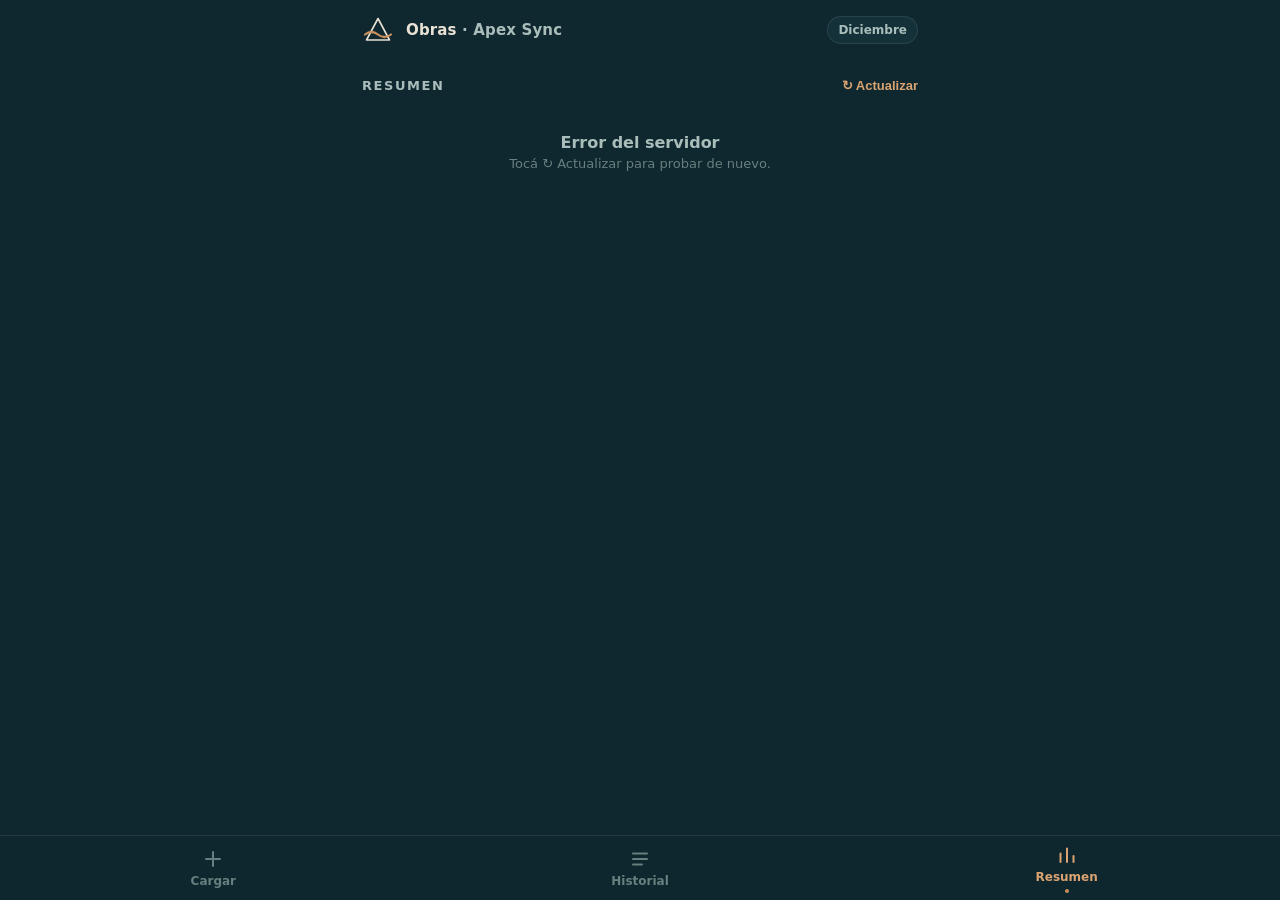
<file: dashboard.html>
<!doctype html>
<html lang="es">
<head>
<meta charset="utf-8">
<meta name="viewport" content="width=device-width, initial-scale=1, viewport-fit=cover">
<title>Resumen · Obras · Apex Sync</title>
<meta name="theme-color" content="#0F272E">
<!-- v2: el Resumen vive adentro de la app (tab Resumen). Este archivo queda
     solo para no romper accesos directos viejos. -->
<script>location.replace('./#resumen');</script>
<meta http-equiv="refresh" content="0;url=./#resumen">
</head>
<body style="background:#0F272E"></body>
</html>
</file>
<file: apex-sync.css>
/* ==========================================================================
   APEX SYNC · Design System v2 — "Deep Teal"
   App de gastos (Obras + Personal) · mobile-first · dark-only
   Paleta de marca: abyss #0F272E · deep teal #14313A · copper #C98F5F ·
   pearl #E8E2D5 · blanco. Sin fuentes externas ni CDNs (PWA offline).
   Contexto de uso: obra, sol directo, apuro, una mano.
   Reglas: contraste alto, targets >= 56px, números tabulares, cero hover-dep.
   Obras usa --accent = copper. Personal pisa --accent = pearl (override al final
   de su copia). --copper queda fijo para crédito/compromisos en ambas apps.
   ========================================================================== */

/* ---------- 1. TOKENS ---------- */
:root{
  /* Superficies — familia teal profunda */
  --bg:        #0F272E;                       /* abyss */
  --surface:   #14313A;                       /* deep teal — cards, inputs */
  --surface-2: #1B3D48;                       /* elevado / pressed / badges */
  --line:        rgba(232,226,213,.10);       /* hairlines pearl */
  --line-strong: rgba(232,226,213,.24);

  /* Tinta */
  --ink:       #FFFFFF;                       /* principal */
  --pearl:     #E8E2D5;                       /* títulos / marca */
  --ink-dim:   #A9BDBA;                       /* secundario */
  --ink-faint: #66807F;                       /* placeholders / disabled */

  /* Cobre — plata comprometida (crédito, cuotas) y marca */
  --copper:      #C98F5F;
  --copper-hi:   #D9A472;
  --copper-deep: #A9713F;
  --copper-soft: rgba(201,143,95,.16);

  /* Acento de ESTA app (Obras = copper; Personal lo pisa con pearl) */
  --accent:      var(--copper);
  --accent-hi:   var(--copper-hi);
  --accent-deep: var(--copper-deep);
  --accent-soft: var(--copper-soft);
  --on-accent:   #0F272E;                     /* texto sobre acento */

  /* Datos — el color ES la entidad, en toda la app (chips→avatares→barras) */
  --c-obra: #C98F5F;                          /* Obra FAGU = copper */
  --c-tafi: #4FB0C8;                          /* Casa Tafí = teal claro */
  --c-obra-soft: rgba(201,143,95,.16);
  --c-tafi-soft: rgba(79,176,200,.15);
  --p-jose: #C98F5F;
  --p-facu: #4FB0C8;
  --p-agus: #E8E2D5;
  /* Personal: categoría */
  --c-negocio:  #C98F5F;
  --c-personal: #E8E2D5;

  /* Semánticos (reservados a estado, nunca "serie 4") */
  --ok:    #59C389;
  --warn:  #EFC75E;
  --error: #F2705F;

  /* Tipografía — sistema, numerales redondeados tabulares */
  --font-ui:  -apple-system, BlinkMacSystemFont, "Segoe UI", Roboto, system-ui, sans-serif;
  --font-num: ui-rounded, "SF Pro Rounded", -apple-system, BlinkMacSystemFont, Roboto, sans-serif;

  --fs-caption: 12px;
  --fs-label:   13px;
  --fs-body:    16px;      /* mínimo en inputs (evita zoom iOS) */
  --fs-chip:    17px;
  --fs-stat:    clamp(19px, 5.8vw, 26px);
  --fs-hero:    clamp(40px, 12vw, 56px);
  --fs-monto:   clamp(56px, 17vw, 80px);

  /* Espaciado (base 4) */
  --sp-1: 4px;  --sp-2: 8px;  --sp-3: 12px; --sp-4: 16px;
  --sp-5: 20px; --sp-6: 24px; --sp-8: 32px; --sp-10: 40px;

  /* Radios */
  --r-chip: 14px;
  --r-btn:  16px;
  --r-card: 18px;
  --r-pill: 999px;

  --glow-accent: 0 10px 28px -10px rgba(201,143,95,.45);

  /* Táctil */
  --tap: 56px;
  --tap-cta: 64px;

  /* Motion */
  --t-fast: 120ms;
  --t-base: 200ms;
}

/* ---------- 2. BASE ---------- */
*{ box-sizing:border-box; -webkit-tap-highlight-color:transparent; }
html,body{ margin:0; padding:0; }
body{
  background:var(--bg); color:var(--ink);
  font-family:var(--font-ui); font-size:var(--fs-body);
  min-height:100dvh;
  padding: env(safe-area-inset-top) var(--sp-4)
           calc(env(safe-area-inset-bottom) + 84px);
}
.topbar, main{ width:100%; max-width:560px; margin-left:auto; margin-right:auto; }
.money{
  font-family:var(--font-num);
  font-variant-numeric: tabular-nums;
  letter-spacing:-0.02em;
}
:focus-visible{ outline:2px solid var(--accent); outline-offset:2px; }
main[hidden]{ display:none; }
main{ animation: vista-rise var(--t-base) ease-out; }
@keyframes vista-rise{ from{ opacity:0; transform:translateY(6px); } }
@media (prefers-reduced-motion: reduce){
  *{ transition:none !important; animation:none !important; }
}

/* ---------- 3. TOPBAR ---------- */
.topbar{ display:flex; align-items:center; gap:var(--sp-3); padding:14px 2px 8px; }
.logo{ width:32px; height:32px; flex:none; display:block; }
.topbar h1{
  flex:1; min-width:0; margin:0; font-size:15px; font-weight:600; color:var(--ink-dim);
  white-space:nowrap; overflow:hidden; text-overflow:ellipsis; letter-spacing:.01em;
}
.topbar h1 b{ color:var(--pearl); font-weight:700; }
.topbar .periodo{
  flex:none; font-size:var(--fs-caption); font-weight:700; color:var(--ink-dim);
  background:var(--surface); border:1px solid var(--line);
  padding:6px 10px; border-radius:var(--r-pill);
}

/* ---------- 4. TABBAR ---------- */
.tabbar{
  position:fixed; left:0; right:0; bottom:0; z-index:40;
  display:flex;
  background:rgba(15,39,46,.90);
  -webkit-backdrop-filter:blur(14px); backdrop-filter:blur(14px);
  border-top:1px solid var(--line);
  padding-bottom: env(safe-area-inset-bottom);
}
.tab{
  flex:1; min-height:64px; display:flex; flex-direction:column;
  align-items:center; justify-content:center; gap:4px;
  background:none; border:none; cursor:pointer;
  font-family:var(--font-ui); font-size:var(--fs-caption); font-weight:700;
  color:var(--ink-faint); text-decoration:none;
}
.tab svg{ display:block; }
.tab.act{ color:var(--accent-hi); }
.tab.act::after{
  content:""; width:4px; height:4px; border-radius:50%;
  background:var(--accent); margin-top:1px;
}

/* ---------- 5. CHIPS ---------- */
.chips{ display:flex; gap:10px; flex-wrap:wrap; }
.chip{
  flex:1 1 auto; min-width:92px; min-height:var(--tap);
  display:inline-flex; align-items:center; justify-content:center;
  padding:10px 12px; border-radius:var(--r-chip);
  border:1.5px solid var(--line); background:var(--surface);
  color:var(--ink); font-family:var(--font-ui);
  font-size:var(--fs-chip); font-weight:700;
  cursor:pointer; transition:background var(--t-fast), border-color var(--t-fast), transform var(--t-fast);
}
.chip:active{ transform:scale(.97); }
.chip.on{ background:var(--accent); border-color:var(--accent); color:var(--on-accent); }
.chip.off{ opacity:.3; pointer-events:none; }

/* Chips de entidad: al seleccionar toman SU color (identidad consistente) */
.chip--obra.on{ background:var(--c-obra); border-color:var(--c-obra); color:#1C0E02; }
.chip--tafi.on{ background:var(--c-tafi); border-color:var(--c-tafi); color:#062229; }
.chip--jose.on{ background:var(--p-jose); border-color:var(--p-jose); color:#1C0E02; }
.chip--facu.on{ background:var(--p-facu); border-color:var(--p-facu); color:#062229; }
.chip--agus.on{ background:var(--p-agus); border-color:var(--p-agus); color:#20261F; }
.chip--negocio.on{  background:var(--c-negocio);  border-color:var(--c-negocio);  color:#1C0E02; }
.chip--personal.on{ background:var(--c-personal); border-color:var(--c-personal); color:#20261F; }

.chips--compact .chip{ min-width:56px; flex:1 1 0; }
.chip--toggle{ width:100%; }
.chip--toggle.on{ background:var(--warn); border-color:var(--warn); color:#1A1305; }

/* Chips de FILTRO (historial): más chicos, en fila scrolleable */
.filtros{
  display:flex; gap:8px; overflow-x:auto; -webkit-overflow-scrolling:touch;
  scrollbar-width:none; margin-top:var(--sp-2); padding-bottom:2px;
}
.filtros::-webkit-scrollbar{ display:none; }
.filtros .chip{
  flex:none; min-width:auto; min-height:44px;
  font-size:14px; padding:8px 15px; border-radius:var(--r-pill);
}

/* ---------- 6. FORM ---------- */
.monto-wrap{ padding:var(--sp-4) 0 0; text-align:center; }
.monto-box{ display:flex; align-items:baseline; justify-content:center; gap:8px; }
.monto-box .signo{ font-size:32px; font-weight:600; color:var(--ink-faint); }
.monto{
  width:100%; max-width:300px; padding:0; border:none; background:none; outline:none;
  text-align:center; color:var(--ink); caret-color:var(--accent);
  font-family:var(--font-num); font-variant-numeric:tabular-nums;
  font-size:var(--fs-monto); font-weight:800; letter-spacing:-0.03em;
}
.monto::placeholder{ color:#2B4750; }

.field{
  width:100%; min-height:var(--tap);
  background:var(--surface); border:1.5px solid var(--line); border-radius:var(--r-chip);
  color:var(--ink); font-family:var(--font-ui); font-size:var(--fs-body);
  padding:13px 14px; outline:none; color-scheme:dark;
  -webkit-appearance:none; appearance:none;
}
.field:focus{ border-color:var(--accent); }
.field::placeholder{ color:var(--ink-faint); }
.field--busca{ border-radius:var(--r-pill); }
input[type="search"]::-webkit-search-cancel-button{ -webkit-appearance:none; }

.grupo{ margin:var(--sp-4) 0 0; }
.grupo > label{
  display:block; margin:0 0 var(--sp-2) 2px;
  font-size:var(--fs-label); font-weight:700; letter-spacing:.1em;
  text-transform:uppercase; color:var(--ink-dim);
}

/* ---------- 7. CTA ---------- */
.btn-primary{
  width:100%; min-height:var(--tap-cta); margin-top:var(--sp-5);
  border:none; border-radius:var(--r-btn); cursor:pointer;
  background:linear-gradient(180deg, var(--accent-hi), var(--accent));
  box-shadow:var(--glow-accent);
  color:var(--on-accent); font-family:var(--font-ui);
  font-size:18px; font-weight:800; letter-spacing:.02em;
  transition:transform var(--t-fast), opacity var(--t-base);
}
.btn-primary:active{ transform:scale(.98); }
.btn-primary:disabled{ opacity:.55; }
.btn-primary.ok{ background:var(--ok); box-shadow:none; color:#062712; }

/* ---------- 8. CARDS / SECCIONES ---------- */
.card{
  background:var(--surface); border:1px solid var(--line);
  border-radius:var(--r-card); padding:var(--sp-4); margin:var(--sp-3) 0;
}
.card > h3{
  margin:0 0 var(--sp-2); font-size:var(--fs-label); font-weight:700;
  letter-spacing:.1em; text-transform:uppercase; color:var(--ink-dim);
}
.seccion{
  display:flex; align-items:baseline; justify-content:space-between;
  margin:var(--sp-6) 2px var(--sp-2);
}
.seccion h2{
  margin:0; font-size:var(--fs-label); font-weight:700;
  letter-spacing:.12em; text-transform:uppercase; color:var(--ink-dim);
}
.seccion .accion{
  background:none; border:none; padding:0; cursor:pointer;
  font-size:var(--fs-label); font-weight:700; color:var(--accent-hi);
}

/* ---------- 9. HERO (dashboard) — firma: onda-horizonte bajo el total ---------- */
.hero{ text-align:center; padding:var(--sp-5) 0 var(--sp-2); }
.hero .etiqueta{
  font-size:var(--fs-label); font-weight:700; letter-spacing:.14em;
  text-transform:uppercase; color:var(--ink-dim);
}
.hero .total{
  font-family:var(--font-num); font-variant-numeric:tabular-nums;
  font-size:var(--fs-hero); font-weight:800; letter-spacing:-0.03em;
  margin:4px 0 0; line-height:1; color:var(--ink);
}
.hero .sub{ font-size:var(--fs-label); color:var(--ink-faint); font-weight:600; margin-top:6px; }
.hero .onda{ display:block; width:min(220px, 60%); margin:10px auto 6px; }

.stacked{
  display:flex; gap:2px; height:14px; border-radius:var(--r-pill); overflow:hidden;
  background:var(--surface-2); border:1px solid var(--line);
  margin-top:var(--sp-4);
}
.stacked i{ display:block; height:100%; }
.leyenda{ display:flex; justify-content:center; gap:var(--sp-4); margin-top:var(--sp-3); flex-wrap:wrap; }
.leyenda span{ display:inline-flex; align-items:center; gap:6px; font-size:var(--fs-label); color:var(--ink-dim); font-weight:600; }
.leyenda i{ width:10px; height:10px; border-radius:3px; flex:none; }
.leyenda b{ color:var(--ink); font-family:var(--font-num); font-variant-numeric:tabular-nums; font-weight:700; }

/* ---------- 10. STAT-CARDS ---------- */
.stat-grid{ display:grid; grid-template-columns:1fr 1fr; gap:var(--sp-3); margin:var(--sp-3) 0; }
.stat-card{
  background:var(--surface); border:1px solid var(--line);
  border-radius:var(--r-card); padding:var(--sp-4);
  border-top:3px solid var(--stat-c, var(--line-strong));
}
.stat-card .lbl{
  font-size:var(--fs-caption); font-weight:700; letter-spacing:.08em;
  text-transform:uppercase; color:var(--ink-dim);
}
.stat-card .val{
  font-family:var(--font-num); font-variant-numeric:tabular-nums;
  font-size:var(--fs-stat); font-weight:800; letter-spacing:-0.02em; margin-top:4px;
  white-space:nowrap;
}
.stat-card .sub{ font-size:var(--fs-caption); color:var(--ink-faint); margin-top:2px; }
.stat-card--obra{     --stat-c:var(--c-obra); }
.stat-card--tafi{     --stat-c:var(--c-tafi); }
.stat-card--pearl{    --stat-c:var(--pearl); }
.stat-card--copper{   --stat-c:var(--copper-deep); }
.stat-card--negocio{  --stat-c:var(--c-negocio); }
.stat-card--personal{ --stat-c:var(--c-personal); }

/* ---------- 11. BARRAS (CSS puro) ---------- */
.bars{ display:flex; flex-direction:column; gap:var(--sp-3); }
.bar-row{
  display:grid; grid-template-columns:44px 1fr auto; align-items:center; gap:var(--sp-3);
  font-size:var(--fs-label); font-weight:700;
}
.bar-row .quien{ color:var(--ink-dim); }
.bar-track{ height:18px; background:var(--surface-2); border-radius:var(--r-pill); overflow:hidden; }
.bar-fill{
  height:100%; width:var(--w,0%); border-radius:var(--r-pill);
  background:var(--bc, var(--accent)); min-width:4px;
  transition:width 500ms cubic-bezier(.2,.7,.3,1);
}
.bar-row .cuanto{ font-family:var(--font-num); font-variant-numeric:tabular-nums; color:var(--ink); white-space:nowrap; }
.bar-row--jose .bar-fill{ --bc:var(--p-jose); }
.bar-row--facu .bar-fill{ --bc:var(--p-facu); }
.bar-row--agus .bar-fill{ --bc:var(--p-agus); }
.bars--metodo .bar-row{ grid-template-columns:88px 1fr auto; }

/* ---------- 12. GRÁFICO SVG (gasto por mes) ---------- */
.grafico{ display:block; width:100%; height:auto; margin-top:var(--sp-2); }
.grafico .g-val{ font:700 10px var(--font-num); fill:var(--ink-dim); }
.grafico .g-val--cur{ fill:var(--ink); }
.grafico .g-lab{ font:700 10px var(--font-ui); fill:var(--ink-faint); text-transform:capitalize; }

/* ---------- 13. HISTORIAL: días + items ---------- */
.dia-head{
  display:flex; align-items:baseline; justify-content:space-between;
  margin:var(--sp-5) 2px var(--sp-1);
}
.dia-head .dia{
  font-size:var(--fs-label); font-weight:700; letter-spacing:.1em;
  text-transform:uppercase; color:var(--pearl);
}
.dia-head b{
  font-family:var(--font-num); font-variant-numeric:tabular-nums;
  font-size:var(--fs-label); font-weight:700; color:var(--ink-dim);
}
.hist-stats{
  margin:var(--sp-3) 2px 0; font-size:var(--fs-caption);
  color:var(--ink-faint); font-weight:600;
}

.gasto{
  position:relative;
  display:grid; grid-template-columns:40px 1fr auto; align-items:center;
  gap:var(--sp-3); padding:var(--sp-3) var(--sp-3) var(--sp-3) var(--sp-4);
  background:var(--surface); border:1px solid var(--line);
  border-radius:var(--r-card); margin:var(--sp-2) 0;
}
.gasto--conthumb{ grid-template-columns:40px 1fr auto auto; }
.gasto--sinavatar{ grid-template-columns:1fr auto; padding-left:var(--sp-4); }
/* Filete: el color identifica la entidad (obra o categoría) */
.gasto::before{
  content:""; position:absolute; left:0; top:12px; bottom:12px; width:4px;
  border-radius:0 3px 3px 0; background:var(--edge, var(--line-strong));
}
.gasto--obra{     --edge:var(--c-obra); }
.gasto--tafi{     --edge:var(--c-tafi); }
.gasto--negocio{  --edge:var(--c-negocio); }
.gasto--personal{ --edge:var(--c-personal); }

.avatar{
  width:40px; height:40px; border-radius:50%; flex:none;
  display:flex; align-items:center; justify-content:center;
  font-size:15px; font-weight:800; color:#12262B;
  background:var(--av, var(--ink-dim));
}
.avatar--jose{ --av:var(--p-jose); color:#1C0E02; }
.avatar--facu{ --av:var(--p-facu); color:#062229; }
.avatar--agus{ --av:var(--p-agus); color:#20261F; }

.gasto .info{ min-width:0; }
.gasto .desc{
  font-size:15px; font-weight:600; color:var(--ink);
  white-space:nowrap; overflow:hidden; text-overflow:ellipsis;
}
.gasto .meta{ display:flex; align-items:center; gap:6px; margin-top:3px; flex-wrap:wrap; }
.gasto .importe{ text-align:right; }
.gasto .importe .m{
  font-family:var(--font-num); font-variant-numeric:tabular-nums;
  font-size:16px; font-weight:800; white-space:nowrap;
}
.gasto .importe .f{ font-size:var(--fs-caption); color:var(--ink-faint); margin-top:2px; }

/* Miniatura de factura */
.thumb{
  width:44px; height:44px; padding:0; flex:none; cursor:pointer;
  border:1px solid var(--line-strong); border-radius:10px;
  background:var(--surface-2); color:var(--ink-dim); font-size:17px;
  display:flex; align-items:center; justify-content:center; overflow:hidden;
}
.thumb img{ width:100%; height:100%; object-fit:cover; display:block; }

/* Badges: neutros salvo crédito (compromete meses futuros → cobre) */
.badge{
  display:inline-flex; align-items:center;
  font-size:var(--fs-caption); font-weight:700; letter-spacing:.02em;
  padding:2px 8px; border-radius:var(--r-pill);
  background:var(--surface-2); color:var(--ink-dim);
  white-space:nowrap;
}
.meta .extra{ font-size:var(--fs-caption); font-weight:600; color:var(--ink-faint); white-space:nowrap; }
.badge--credito{ background:var(--copper-soft); color:var(--copper-hi); }
.badge--recurrente{ background:var(--c-tafi-soft); color:var(--c-tafi); }
.badge--negocio{ background:var(--copper-soft); color:var(--copper-hi); }
.badge--cola{ background:rgba(239,199,94,.14); color:var(--warn); }

/* Filas simples etiqueta → monto (por tarjeta) */
.tj-row{
  display:flex; justify-content:space-between; align-items:center; gap:8px;
  padding:8px 0; border-top:1px solid var(--line);
  font-size:13.5px; color:var(--ink-dim); font-weight:600;
}
.tj-row:first-of-type{ border-top:none; padding-top:2px; }
.tj-row b{
  color:var(--ink); font-family:var(--font-num);
  font-variant-numeric:tabular-nums; font-weight:700; white-space:nowrap;
}

/* ---------- 14. MES-CARD (compromisos futuros) ---------- */
.mes-card{
  background:var(--surface); border:1px solid var(--line);
  border-radius:var(--r-card); padding:var(--sp-4); margin:var(--sp-3) 0;
}
.mes-card .mes-head{ display:flex; justify-content:space-between; align-items:baseline; }
.mes-card .mes-nombre{
  font-size:var(--fs-label); font-weight:700; letter-spacing:.1em;
  text-transform:uppercase; color:var(--pearl);
}
.mes-card .mes-total{
  font-family:var(--font-num); font-variant-numeric:tabular-nums;
  font-size:22px; font-weight:800;
}
.mes-card .mes-item{
  display:flex; justify-content:space-between; align-items:center; gap:var(--sp-2);
  padding:7px 0; border-top:1px solid var(--line); margin-top:7px;
  font-size:var(--fs-label); color:var(--ink-dim);
}
.mes-card .mes-item:first-of-type{ margin-top:var(--sp-2); }
.mes-card .mes-item > span:first-child{
  flex:1; min-width:0; white-space:nowrap; overflow:hidden; text-overflow:ellipsis;
}
.mes-card .mes-item .dos-lineas{ white-space:normal; }
.mes-card .mes-t{
  display:block; color:var(--ink);
  white-space:nowrap; overflow:hidden; text-overflow:ellipsis;
}
.mes-card .mes-sub{
  display:block; margin-top:1px; font-size:11px; font-weight:600; color:var(--ink-faint);
  white-space:nowrap; overflow:hidden; text-overflow:ellipsis;
}
.mes-card .mes-item .cuota-n{
  font-size:11px; font-weight:800; color:var(--copper-hi);
  background:var(--copper-soft); padding:1px 7px; border-radius:var(--r-pill);
  flex:none;
}
.mes-card .mes-item b{
  color:var(--ink); font-family:var(--font-num);
  font-variant-numeric:tabular-nums; font-weight:700; white-space:nowrap;
}

/* ---------- 15. ESTADOS VACÍOS ---------- */
.vacio{
  text-align:center; padding:var(--sp-8) var(--sp-4); color:var(--ink-faint);
  font-size:var(--fs-label);
}
.vacio b{ display:block; color:var(--ink-dim); font-size:var(--fs-body); margin-bottom:4px; }

/* ---------- 16. GATE DE CLAVE ---------- */
.gate{ margin:var(--sp-8) auto var(--sp-6); text-align:center; max-width:320px; }
.gate p{ color:var(--ink-dim); font-size:var(--fs-label); margin:0 0 var(--sp-3); }
.gate .field{ text-align:center; }
.gate .btn-primary{ margin-top:var(--sp-3); }
.cambiar-clave{
  background:none; border:none; color:var(--ink-faint); font-size:var(--fs-caption);
  text-decoration:underline; cursor:pointer; display:block; margin:var(--sp-3) auto 0;
  min-height:44px;
}
.cambiar-clave[hidden]{ display:none; }

/* ---------- 17. TOAST ---------- */
.toast{
  position:fixed; left:50%; bottom:calc(env(safe-area-inset-bottom) + 88px);
  transform:translateX(-50%) translateY(16px);
  max-width:calc(100vw - 32px); z-index:60;
  background:var(--surface-2); border:1.5px solid var(--line-strong);
  color:var(--ink); padding:13px 18px; border-radius:var(--r-btn);
  font-size:var(--fs-label); font-weight:700; text-align:center;
  opacity:0; pointer-events:none;
  transition:opacity var(--t-base), transform var(--t-base);
}
.toast.show{ opacity:1; transform:translateX(-50%) translateY(0); }
.toast--ok{ border-color:var(--ok); color:var(--ok); }
.toast--error{ border-color:var(--error); color:var(--error); }
.toast--warn{ border-color:var(--warn); color:var(--warn); }

/* ---------- 18. COLA OFFLINE ---------- */
.pendientes{
  display:none; margin:var(--sp-3) auto 0;
  align-items:center; justify-content:center; gap:6px;
  min-height:44px; padding:8px 16px; border-radius:var(--r-pill);
  background:rgba(239,199,94,.12); border:1.5px solid var(--warn);
  color:var(--warn); font-size:var(--fs-label); font-weight:700; cursor:pointer;
  width:fit-content; max-width:100%;
}
.pendientes.show{ display:flex; }

/* ---------- 19. OVERLAY FOTO ---------- */
.overlay{
  display:none; position:fixed; inset:0; z-index:70;
  background:rgba(6,16,20,.94);
  align-items:center; justify-content:center; flex-direction:column; gap:10px;
}
.overlay.show{ display:flex; }
.overlay img{ max-width:96vw; max-height:84vh; border-radius:10px; }
.overlay span{ color:var(--ink-dim); font-size:var(--fs-label); }

/* ---------- 20. FOOTER / VARIOS ---------- */
.pie{ margin-top:var(--sp-6); text-align:center; font-size:var(--fs-caption); color:var(--ink-faint); }
.pie .lnk{
  margin-top:6px; background:none; border:none; color:var(--ink-faint);
  font-size:var(--fs-caption); text-decoration:underline; cursor:pointer; min-height:40px;
}
a.tab{ text-decoration:none; }
.icon-btn{
  flex:none; display:inline-flex; align-items:center; justify-content:center; gap:5px;
  min-height:40px; padding:6px 13px; border-radius:var(--r-pill);
  background:var(--surface); border:1px solid var(--line);
  color:var(--accent-hi); font-family:var(--font-ui);
  font-size:var(--fs-label); font-weight:700; cursor:pointer; text-decoration:none;
  transition:transform var(--t-fast), background var(--t-fast);
}
.icon-btn:active{ transform:scale(.96); background:var(--surface-2); }

/* ---------- 21. CIRCUITO DE FACTURAS (v3) ---------- */
/* Aviso bajo el monto cuando hay foto adjunta: se puede dejar vacío */
.foto-hint{
  margin:10px 2px 0; text-align:center;
  font-size:var(--fs-label); color:var(--ink-dim); font-weight:600;
}
.foto-hint[hidden]{ display:none; }
/* Fila marcada para que Jarvis complete el monto desde la factura */
.badge--relevar{ background:rgba(232,226,213,.12); color:var(--pearl); }
/* Fila sin avatar pero con miniatura de factura (apps personales) */
.gasto--sinavatar.gasto--conthumb{ grid-template-columns:1fr auto auto; }

/* ==========================================================================
   22. HOJA DE EDICIÓN (v8) — tocar una fila del Historial para corregirla
   o borrarla. Pensada para el pulgar: hoja que sube desde abajo, campos de
   56px, botón destructivo separado del de guardar y confirmación en dos
   pasos (nunca un borrado a un solo toque).
   ========================================================================== */

/* Fila editable: se puede tocar en cualquier parte + lápiz al final */
.gasto--editable{ grid-template-columns:40px 1fr auto 36px; cursor:pointer; }
.gasto--editable.gasto--conthumb{ grid-template-columns:40px 1fr auto auto 36px; }
.gasto--sinavatar.gasto--editable{ grid-template-columns:1fr auto 36px; }
.gasto--sinavatar.gasto--conthumb.gasto--editable{ grid-template-columns:1fr auto auto 36px; }
.gasto--editable:active{ background:var(--surface-2); }
.ed-lapiz{
  width:36px; height:48px; margin-right:-4px; padding:0; flex:none; cursor:pointer;
  background:none; border:none; color:var(--ink-faint); font-size:15px;
  display:flex; align-items:center; justify-content:center;
}
.ed-lapiz:active{ color:var(--accent-hi); }

/* Fondo oscuro */
.hoja-fondo{
  position:fixed; inset:0; z-index:80;
  background:rgba(6,16,20,.78);
  -webkit-backdrop-filter:blur(2px); backdrop-filter:blur(2px);
  opacity:0; transition:opacity var(--t-base);
}
.hoja-fondo.show{ opacity:1; }
.hoja-fondo[hidden]{ display:none; }

/* La hoja */
.hoja{
  position:fixed; left:0; right:0; bottom:0; z-index:81;
  width:100%; max-width:560px; margin:0 auto;
  max-height:92dvh; overflow-y:auto; -webkit-overflow-scrolling:touch;
  background:var(--bg);
  border:1px solid var(--line-strong); border-bottom:none;
  border-radius:24px 24px 0 0;
  box-shadow:0 -18px 44px -12px rgba(0,0,0,.65);
  padding:var(--sp-2) var(--sp-4) calc(env(safe-area-inset-bottom) + var(--sp-6));
  transform:translateY(100%);
  transition:transform var(--t-base) ease-out;
}
.hoja.show{ transform:translateY(0); }
.hoja[hidden]{ display:none; }
.hoja-grip{
  width:44px; height:4px; border-radius:999px; margin:6px auto var(--sp-2);
  background:var(--line-strong);
}
.hoja-head{ display:flex; align-items:center; gap:var(--sp-3); }
.hoja-head h2{
  flex:1; margin:0; font-size:var(--fs-label); font-weight:800;
  letter-spacing:.12em; text-transform:uppercase; color:var(--pearl);
}
.hoja-x{
  flex:none; width:44px; height:44px; padding:0; cursor:pointer;
  background:var(--surface); border:1px solid var(--line); border-radius:50%;
  color:var(--ink-dim); font-size:16px; line-height:1;
}
.hoja-x:active{ background:var(--surface-2); }
.hoja-sub{
  margin:6px 2px var(--sp-2); font-size:var(--fs-caption);
  color:var(--ink-faint); font-weight:600;
}
.hoja .grupo{ margin-top:var(--sp-4); }
.hoja .grupo[hidden]{ display:none; }
.hoja .btn-primary{ margin-top:var(--sp-5); }

/* Monto dentro de la hoja: grande y tabular, con el $ pegado */
.ed-monto-box{ position:relative; }
.ed-monto-box .signo{
  position:absolute; left:14px; top:50%; transform:translateY(-50%);
  color:var(--ink-faint); font-size:20px; font-weight:800; pointer-events:none;
}
.field--monto{
  padding-left:36px !important;
  font-family:var(--font-num); font-variant-numeric:tabular-nums;
  font-size:24px; font-weight:800; letter-spacing:-.02em;
}

/* Eliminar: nunca junto al de guardar, nunca de un solo toque */
.btn-borrar{
  display:block; width:100%; min-height:56px; margin-top:var(--sp-3);
  border-radius:var(--r-btn); cursor:pointer;
  background:transparent; border:1.5px solid rgba(242,112,95,.55);
  color:var(--error); font-family:var(--font-ui);
  font-size:var(--fs-chip); font-weight:800;
}
.btn-borrar:active{ background:rgba(242,112,95,.12); }
.btn-borrar[hidden]{ display:none; }
.confirmar{
  margin-top:var(--sp-4); padding:var(--sp-4);
  background:rgba(242,112,95,.10); border:1.5px solid var(--error);
  border-radius:var(--r-card); text-align:center;
}
.confirmar[hidden]{ display:none; }
.confirmar b{ display:block; color:var(--ink); font-size:15px; }
.confirmar span{
  display:block; margin-top:4px; color:var(--ink-dim);
  font-size:var(--fs-caption); font-weight:600;
}
.confirmar-btns{ display:grid; grid-template-columns:1fr 1fr; gap:10px; margin-top:var(--sp-4); }
.confirmar-btns .btn-borrar{ margin-top:0; background:var(--error); border-color:var(--error); color:#2A0904; }
.btn-ghost{
  min-height:56px; border-radius:var(--r-btn); cursor:pointer;
  background:var(--surface); border:1px solid var(--line-strong); color:var(--ink);
  font-family:var(--font-ui); font-size:var(--fs-chip); font-weight:800;
}
.btn-ghost:active{ background:var(--surface-2); }
.hoja-nota{
  margin:var(--sp-4) 2px 0; text-align:center;
  font-size:var(--fs-caption); font-weight:600; color:var(--warn);
}
.hoja-nota[hidden]{ display:none; }
</file>
<file: personal/apex-sync.css>
/* ==========================================================================
   APEX SYNC · Design System v2 — "Deep Teal"
   App de gastos (Obras + Personal) · mobile-first · dark-only
   Paleta de marca: abyss #0F272E · deep teal #14313A · copper #C98F5F ·
   pearl #E8E2D5 · blanco. Sin fuentes externas ni CDNs (PWA offline).
   Contexto de uso: obra, sol directo, apuro, una mano.
   Reglas: contraste alto, targets >= 56px, números tabulares, cero hover-dep.
   Obras usa --accent = copper. Personal pisa --accent = pearl (override al final
   de su copia). --copper queda fijo para crédito/compromisos en ambas apps.
   ========================================================================== */

/* ---------- 1. TOKENS ---------- */
:root{
  /* Superficies — familia teal profunda */
  --bg:        #0F272E;                       /* abyss */
  --surface:   #14313A;                       /* deep teal — cards, inputs */
  --surface-2: #1B3D48;                       /* elevado / pressed / badges */
  --line:        rgba(232,226,213,.10);       /* hairlines pearl */
  --line-strong: rgba(232,226,213,.24);

  /* Tinta */
  --ink:       #FFFFFF;                       /* principal */
  --pearl:     #E8E2D5;                       /* títulos / marca */
  --ink-dim:   #A9BDBA;                       /* secundario */
  --ink-faint: #66807F;                       /* placeholders / disabled */

  /* Cobre — plata comprometida (crédito, cuotas) y marca */
  --copper:      #C98F5F;
  --copper-hi:   #D9A472;
  --copper-deep: #A9713F;
  --copper-soft: rgba(201,143,95,.16);

  /* Acento de ESTA app (Obras = copper; Personal lo pisa con pearl) */
  --accent:      var(--copper);
  --accent-hi:   var(--copper-hi);
  --accent-deep: var(--copper-deep);
  --accent-soft: var(--copper-soft);
  --on-accent:   #0F272E;                     /* texto sobre acento */

  /* Datos — el color ES la entidad, en toda la app (chips→avatares→barras) */
  --c-obra: #C98F5F;                          /* Obra FAGU = copper */
  --c-tafi: #4FB0C8;                          /* Casa Tafí = teal claro */
  --c-obra-soft: rgba(201,143,95,.16);
  --c-tafi-soft: rgba(79,176,200,.15);
  --p-jose: #C98F5F;
  --p-facu: #4FB0C8;
  --p-agus: #E8E2D5;
  /* Personal: categoría */
  --c-negocio:  #C98F5F;
  --c-personal: #E8E2D5;

  /* Semánticos (reservados a estado, nunca "serie 4") */
  --ok:    #59C389;
  --warn:  #EFC75E;
  --error: #F2705F;

  /* Tipografía — sistema, numerales redondeados tabulares */
  --font-ui:  -apple-system, BlinkMacSystemFont, "Segoe UI", Roboto, system-ui, sans-serif;
  --font-num: ui-rounded, "SF Pro Rounded", -apple-system, BlinkMacSystemFont, Roboto, sans-serif;

  --fs-caption: 12px;
  --fs-label:   13px;
  --fs-body:    16px;      /* mínimo en inputs (evita zoom iOS) */
  --fs-chip:    17px;
  --fs-stat:    clamp(19px, 5.8vw, 26px);
  --fs-hero:    clamp(40px, 12vw, 56px);
  --fs-monto:   clamp(56px, 17vw, 80px);

  /* Espaciado (base 4) */
  --sp-1: 4px;  --sp-2: 8px;  --sp-3: 12px; --sp-4: 16px;
  --sp-5: 20px; --sp-6: 24px; --sp-8: 32px; --sp-10: 40px;

  /* Radios */
  --r-chip: 14px;
  --r-btn:  16px;
  --r-card: 18px;
  --r-pill: 999px;

  --glow-accent: 0 10px 28px -10px rgba(201,143,95,.45);

  /* Táctil */
  --tap: 56px;
  --tap-cta: 64px;

  /* Motion */
  --t-fast: 120ms;
  --t-base: 200ms;
}

/* ---------- 2. BASE ---------- */
*{ box-sizing:border-box; -webkit-tap-highlight-color:transparent; }
html,body{ margin:0; padding:0; }
body{
  background:var(--bg); color:var(--ink);
  font-family:var(--font-ui); font-size:var(--fs-body);
  min-height:100dvh;
  padding: env(safe-area-inset-top) var(--sp-4)
           calc(env(safe-area-inset-bottom) + 84px);
}
.topbar, main{ width:100%; max-width:560px; margin-left:auto; margin-right:auto; }
.money{
  font-family:var(--font-num);
  font-variant-numeric: tabular-nums;
  letter-spacing:-0.02em;
}
:focus-visible{ outline:2px solid var(--accent); outline-offset:2px; }
main[hidden]{ display:none; }
main{ animation: vista-rise var(--t-base) ease-out; }
@keyframes vista-rise{ from{ opacity:0; transform:translateY(6px); } }
@media (prefers-reduced-motion: reduce){
  *{ transition:none !important; animation:none !important; }
}

/* ---------- 3. TOPBAR ---------- */
.topbar{ display:flex; align-items:center; gap:var(--sp-3); padding:14px 2px 8px; }
.logo{ width:32px; height:32px; flex:none; display:block; }
.topbar h1{
  flex:1; min-width:0; margin:0; font-size:15px; font-weight:600; color:var(--ink-dim);
  white-space:nowrap; overflow:hidden; text-overflow:ellipsis; letter-spacing:.01em;
}
.topbar h1 b{ color:var(--pearl); font-weight:700; }
.topbar .periodo{
  flex:none; font-size:var(--fs-caption); font-weight:700; color:var(--ink-dim);
  background:var(--surface); border:1px solid var(--line);
  padding:6px 10px; border-radius:var(--r-pill);
}

/* ---------- 4. TABBAR ---------- */
.tabbar{
  position:fixed; left:0; right:0; bottom:0; z-index:40;
  display:flex;
  background:rgba(15,39,46,.90);
  -webkit-backdrop-filter:blur(14px); backdrop-filter:blur(14px);
  border-top:1px solid var(--line);
  padding-bottom: env(safe-area-inset-bottom);
}
.tab{
  flex:1; min-height:64px; display:flex; flex-direction:column;
  align-items:center; justify-content:center; gap:4px;
  background:none; border:none; cursor:pointer;
  font-family:var(--font-ui); font-size:var(--fs-caption); font-weight:700;
  color:var(--ink-faint); text-decoration:none;
}
.tab svg{ display:block; }
.tab.act{ color:var(--accent-hi); }
.tab.act::after{
  content:""; width:4px; height:4px; border-radius:50%;
  background:var(--accent); margin-top:1px;
}

/* ---------- 5. CHIPS ---------- */
.chips{ display:flex; gap:10px; flex-wrap:wrap; }
.chip{
  flex:1 1 auto; min-width:92px; min-height:var(--tap);
  display:inline-flex; align-items:center; justify-content:center;
  padding:10px 12px; border-radius:var(--r-chip);
  border:1.5px solid var(--line); background:var(--surface);
  color:var(--ink); font-family:var(--font-ui);
  font-size:var(--fs-chip); font-weight:700;
  cursor:pointer; transition:background var(--t-fast), border-color var(--t-fast), transform var(--t-fast);
}
.chip:active{ transform:scale(.97); }
.chip.on{ background:var(--accent); border-color:var(--accent); color:var(--on-accent); }
.chip.off{ opacity:.3; pointer-events:none; }

/* Chips de entidad: al seleccionar toman SU color (identidad consistente) */
.chip--obra.on{ background:var(--c-obra); border-color:var(--c-obra); color:#1C0E02; }
.chip--tafi.on{ background:var(--c-tafi); border-color:var(--c-tafi); color:#062229; }
.chip--jose.on{ background:var(--p-jose); border-color:var(--p-jose); color:#1C0E02; }
.chip--facu.on{ background:var(--p-facu); border-color:var(--p-facu); color:#062229; }
.chip--agus.on{ background:var(--p-agus); border-color:var(--p-agus); color:#20261F; }
.chip--negocio.on{  background:var(--c-negocio);  border-color:var(--c-negocio);  color:#1C0E02; }
.chip--personal.on{ background:var(--c-personal); border-color:var(--c-personal); color:#20261F; }

.chips--compact .chip{ min-width:56px; flex:1 1 0; }
.chip--toggle{ width:100%; }
.chip--toggle.on{ background:var(--warn); border-color:var(--warn); color:#1A1305; }

/* Chips de FILTRO (historial): más chicos, en fila scrolleable */
.filtros{
  display:flex; gap:8px; overflow-x:auto; -webkit-overflow-scrolling:touch;
  scrollbar-width:none; margin-top:var(--sp-2); padding-bottom:2px;
}
.filtros::-webkit-scrollbar{ display:none; }
.filtros .chip{
  flex:none; min-width:auto; min-height:44px;
  font-size:14px; padding:8px 15px; border-radius:var(--r-pill);
}

/* ---------- 6. FORM ---------- */
.monto-wrap{ padding:var(--sp-4) 0 0; text-align:center; }
.monto-box{ display:flex; align-items:baseline; justify-content:center; gap:8px; }
.monto-box .signo{ font-size:32px; font-weight:600; color:var(--ink-faint); }
.monto{
  width:100%; max-width:300px; padding:0; border:none; background:none; outline:none;
  text-align:center; color:var(--ink); caret-color:var(--accent);
  font-family:var(--font-num); font-variant-numeric:tabular-nums;
  font-size:var(--fs-monto); font-weight:800; letter-spacing:-0.03em;
}
.monto::placeholder{ color:#2B4750; }

.field{
  width:100%; min-height:var(--tap);
  background:var(--surface); border:1.5px solid var(--line); border-radius:var(--r-chip);
  color:var(--ink); font-family:var(--font-ui); font-size:var(--fs-body);
  padding:13px 14px; outline:none; color-scheme:dark;
  -webkit-appearance:none; appearance:none;
}
.field:focus{ border-color:var(--accent); }
.field::placeholder{ color:var(--ink-faint); }
.field--busca{ border-radius:var(--r-pill); }
input[type="search"]::-webkit-search-cancel-button{ -webkit-appearance:none; }

.grupo{ margin:var(--sp-4) 0 0; }
.grupo > label{
  display:block; margin:0 0 var(--sp-2) 2px;
  font-size:var(--fs-label); font-weight:700; letter-spacing:.1em;
  text-transform:uppercase; color:var(--ink-dim);
}

/* ---------- 7. CTA ---------- */
.btn-primary{
  width:100%; min-height:var(--tap-cta); margin-top:var(--sp-5);
  border:none; border-radius:var(--r-btn); cursor:pointer;
  background:linear-gradient(180deg, var(--accent-hi), var(--accent));
  box-shadow:var(--glow-accent);
  color:var(--on-accent); font-family:var(--font-ui);
  font-size:18px; font-weight:800; letter-spacing:.02em;
  transition:transform var(--t-fast), opacity var(--t-base);
}
.btn-primary:active{ transform:scale(.98); }
.btn-primary:disabled{ opacity:.55; }
.btn-primary.ok{ background:var(--ok); box-shadow:none; color:#062712; }

/* ---------- 8. CARDS / SECCIONES ---------- */
.card{
  background:var(--surface); border:1px solid var(--line);
  border-radius:var(--r-card); padding:var(--sp-4); margin:var(--sp-3) 0;
}
.card > h3{
  margin:0 0 var(--sp-2); font-size:var(--fs-label); font-weight:700;
  letter-spacing:.1em; text-transform:uppercase; color:var(--ink-dim);
}
.seccion{
  display:flex; align-items:baseline; justify-content:space-between;
  margin:var(--sp-6) 2px var(--sp-2);
}
.seccion h2{
  margin:0; font-size:var(--fs-label); font-weight:700;
  letter-spacing:.12em; text-transform:uppercase; color:var(--ink-dim);
}
.seccion .accion{
  background:none; border:none; padding:0; cursor:pointer;
  font-size:var(--fs-label); font-weight:700; color:var(--accent-hi);
}

/* ---------- 9. HERO (dashboard) — firma: onda-horizonte bajo el total ---------- */
.hero{ text-align:center; padding:var(--sp-5) 0 var(--sp-2); }
.hero .etiqueta{
  font-size:var(--fs-label); font-weight:700; letter-spacing:.14em;
  text-transform:uppercase; color:var(--ink-dim);
}
.hero .total{
  font-family:var(--font-num); font-variant-numeric:tabular-nums;
  font-size:var(--fs-hero); font-weight:800; letter-spacing:-0.03em;
  margin:4px 0 0; line-height:1; color:var(--ink);
}
.hero .sub{ font-size:var(--fs-label); color:var(--ink-faint); font-weight:600; margin-top:6px; }
.hero .onda{ display:block; width:min(220px, 60%); margin:10px auto 6px; }

.stacked{
  display:flex; gap:2px; height:14px; border-radius:var(--r-pill); overflow:hidden;
  background:var(--surface-2); border:1px solid var(--line);
  margin-top:var(--sp-4);
}
.stacked i{ display:block; height:100%; }
.leyenda{ display:flex; justify-content:center; gap:var(--sp-4); margin-top:var(--sp-3); flex-wrap:wrap; }
.leyenda span{ display:inline-flex; align-items:center; gap:6px; font-size:var(--fs-label); color:var(--ink-dim); font-weight:600; }
.leyenda i{ width:10px; height:10px; border-radius:3px; flex:none; }
.leyenda b{ color:var(--ink); font-family:var(--font-num); font-variant-numeric:tabular-nums; font-weight:700; }

/* ---------- 10. STAT-CARDS ---------- */
.stat-grid{ display:grid; grid-template-columns:1fr 1fr; gap:var(--sp-3); margin:var(--sp-3) 0; }
.stat-card{
  background:var(--surface); border:1px solid var(--line);
  border-radius:var(--r-card); padding:var(--sp-4);
  border-top:3px solid var(--stat-c, var(--line-strong));
}
.stat-card .lbl{
  font-size:var(--fs-caption); font-weight:700; letter-spacing:.08em;
  text-transform:uppercase; color:var(--ink-dim);
}
.stat-card .val{
  font-family:var(--font-num); font-variant-numeric:tabular-nums;
  font-size:var(--fs-stat); font-weight:800; letter-spacing:-0.02em; margin-top:4px;
  white-space:nowrap;
}
.stat-card .sub{ font-size:var(--fs-caption); color:var(--ink-faint); margin-top:2px; }
.stat-card--obra{     --stat-c:var(--c-obra); }
.stat-card--tafi{     --stat-c:var(--c-tafi); }
.stat-card--pearl{    --stat-c:var(--pearl); }
.stat-card--copper{   --stat-c:var(--copper-deep); }
.stat-card--negocio{  --stat-c:var(--c-negocio); }
.stat-card--personal{ --stat-c:var(--c-personal); }

/* ---------- 11. BARRAS (CSS puro) ---------- */
.bars{ display:flex; flex-direction:column; gap:var(--sp-3); }
.bar-row{
  display:grid; grid-template-columns:44px 1fr auto; align-items:center; gap:var(--sp-3);
  font-size:var(--fs-label); font-weight:700;
}
.bar-row .quien{ color:var(--ink-dim); }
.bar-track{ height:18px; background:var(--surface-2); border-radius:var(--r-pill); overflow:hidden; }
.bar-fill{
  height:100%; width:var(--w,0%); border-radius:var(--r-pill);
  background:var(--bc, var(--accent)); min-width:4px;
  transition:width 500ms cubic-bezier(.2,.7,.3,1);
}
.bar-row .cuanto{ font-family:var(--font-num); font-variant-numeric:tabular-nums; color:var(--ink); white-space:nowrap; }
.bar-row--jose .bar-fill{ --bc:var(--p-jose); }
.bar-row--facu .bar-fill{ --bc:var(--p-facu); }
.bar-row--agus .bar-fill{ --bc:var(--p-agus); }
.bars--metodo .bar-row{ grid-template-columns:88px 1fr auto; }

/* ---------- 12. GRÁFICO SVG (gasto por mes) ---------- */
.grafico{ display:block; width:100%; height:auto; margin-top:var(--sp-2); }
.grafico .g-val{ font:700 10px var(--font-num); fill:var(--ink-dim); }
.grafico .g-val--cur{ fill:var(--ink); }
.grafico .g-lab{ font:700 10px var(--font-ui); fill:var(--ink-faint); text-transform:capitalize; }

/* ---------- 13. HISTORIAL: días + items ---------- */
.dia-head{
  display:flex; align-items:baseline; justify-content:space-between;
  margin:var(--sp-5) 2px var(--sp-1);
}
.dia-head .dia{
  font-size:var(--fs-label); font-weight:700; letter-spacing:.1em;
  text-transform:uppercase; color:var(--pearl);
}
.dia-head b{
  font-family:var(--font-num); font-variant-numeric:tabular-nums;
  font-size:var(--fs-label); font-weight:700; color:var(--ink-dim);
}
.hist-stats{
  margin:var(--sp-3) 2px 0; font-size:var(--fs-caption);
  color:var(--ink-faint); font-weight:600;
}

.gasto{
  position:relative;
  display:grid; grid-template-columns:40px 1fr auto; align-items:center;
  gap:var(--sp-3); padding:var(--sp-3) var(--sp-3) var(--sp-3) var(--sp-4);
  background:var(--surface); border:1px solid var(--line);
  border-radius:var(--r-card); margin:var(--sp-2) 0;
}
.gasto--conthumb{ grid-template-columns:40px 1fr auto auto; }
.gasto--sinavatar{ grid-template-columns:1fr auto; padding-left:var(--sp-4); }
/* Filete: el color identifica la entidad (obra o categoría) */
.gasto::before{
  content:""; position:absolute; left:0; top:12px; bottom:12px; width:4px;
  border-radius:0 3px 3px 0; background:var(--edge, var(--line-strong));
}
.gasto--obra{     --edge:var(--c-obra); }
.gasto--tafi{     --edge:var(--c-tafi); }
.gasto--negocio{  --edge:var(--c-negocio); }
.gasto--personal{ --edge:var(--c-personal); }

.avatar{
  width:40px; height:40px; border-radius:50%; flex:none;
  display:flex; align-items:center; justify-content:center;
  font-size:15px; font-weight:800; color:#12262B;
  background:var(--av, var(--ink-dim));
}
.avatar--jose{ --av:var(--p-jose); color:#1C0E02; }
.avatar--facu{ --av:var(--p-facu); color:#062229; }
.avatar--agus{ --av:var(--p-agus); color:#20261F; }

.gasto .info{ min-width:0; }
.gasto .desc{
  font-size:15px; font-weight:600; color:var(--ink);
  white-space:nowrap; overflow:hidden; text-overflow:ellipsis;
}
.gasto .meta{ display:flex; align-items:center; gap:6px; margin-top:3px; flex-wrap:wrap; }
.gasto .importe{ text-align:right; }
.gasto .importe .m{
  font-family:var(--font-num); font-variant-numeric:tabular-nums;
  font-size:16px; font-weight:800; white-space:nowrap;
}
.gasto .importe .f{ font-size:var(--fs-caption); color:var(--ink-faint); margin-top:2px; }

/* Miniatura de factura */
.thumb{
  width:44px; height:44px; padding:0; flex:none; cursor:pointer;
  border:1px solid var(--line-strong); border-radius:10px;
  background:var(--surface-2); color:var(--ink-dim); font-size:17px;
  display:flex; align-items:center; justify-content:center; overflow:hidden;
}
.thumb img{ width:100%; height:100%; object-fit:cover; display:block; }

/* Badges: neutros salvo crédito (compromete meses futuros → cobre) */
.badge{
  display:inline-flex; align-items:center;
  font-size:var(--fs-caption); font-weight:700; letter-spacing:.02em;
  padding:2px 8px; border-radius:var(--r-pill);
  background:var(--surface-2); color:var(--ink-dim);
  white-space:nowrap;
}
.meta .extra{ font-size:var(--fs-caption); font-weight:600; color:var(--ink-faint); white-space:nowrap; }
.badge--credito{ background:var(--copper-soft); color:var(--copper-hi); }
.badge--recurrente{ background:var(--c-tafi-soft); color:var(--c-tafi); }
.badge--negocio{ background:var(--copper-soft); color:var(--copper-hi); }
.badge--cola{ background:rgba(239,199,94,.14); color:var(--warn); }

/* Filas simples etiqueta → monto (por tarjeta) */
.tj-row{
  display:flex; justify-content:space-between; align-items:center; gap:8px;
  padding:8px 0; border-top:1px solid var(--line);
  font-size:13.5px; color:var(--ink-dim); font-weight:600;
}
.tj-row:first-of-type{ border-top:none; padding-top:2px; }
.tj-row b{
  color:var(--ink); font-family:var(--font-num);
  font-variant-numeric:tabular-nums; font-weight:700; white-space:nowrap;
}

/* ---------- 14. MES-CARD (compromisos futuros) ---------- */
.mes-card{
  background:var(--surface); border:1px solid var(--line);
  border-radius:var(--r-card); padding:var(--sp-4); margin:var(--sp-3) 0;
}
.mes-card .mes-head{ display:flex; justify-content:space-between; align-items:baseline; }
.mes-card .mes-nombre{
  font-size:var(--fs-label); font-weight:700; letter-spacing:.1em;
  text-transform:uppercase; color:var(--pearl);
}
.mes-card .mes-total{
  font-family:var(--font-num); font-variant-numeric:tabular-nums;
  font-size:22px; font-weight:800;
}
.mes-card .mes-item{
  display:flex; justify-content:space-between; align-items:center; gap:var(--sp-2);
  padding:7px 0; border-top:1px solid var(--line); margin-top:7px;
  font-size:var(--fs-label); color:var(--ink-dim);
}
.mes-card .mes-item:first-of-type{ margin-top:var(--sp-2); }
.mes-card .mes-item > span:first-child{
  flex:1; min-width:0; white-space:nowrap; overflow:hidden; text-overflow:ellipsis;
}
.mes-card .mes-item .dos-lineas{ white-space:normal; }
.mes-card .mes-t{
  display:block; color:var(--ink);
  white-space:nowrap; overflow:hidden; text-overflow:ellipsis;
}
.mes-card .mes-sub{
  display:block; margin-top:1px; font-size:11px; font-weight:600; color:var(--ink-faint);
  white-space:nowrap; overflow:hidden; text-overflow:ellipsis;
}
.mes-card .mes-item .cuota-n{
  font-size:11px; font-weight:800; color:var(--copper-hi);
  background:var(--copper-soft); padding:1px 7px; border-radius:var(--r-pill);
  flex:none;
}
.mes-card .mes-item b{
  color:var(--ink); font-family:var(--font-num);
  font-variant-numeric:tabular-nums; font-weight:700; white-space:nowrap;
}

/* ---------- 15. ESTADOS VACÍOS ---------- */
.vacio{
  text-align:center; padding:var(--sp-8) var(--sp-4); color:var(--ink-faint);
  font-size:var(--fs-label);
}
.vacio b{ display:block; color:var(--ink-dim); font-size:var(--fs-body); margin-bottom:4px; }

/* ---------- 16. GATE DE CLAVE ---------- */
.gate{ margin:var(--sp-8) auto var(--sp-6); text-align:center; max-width:320px; }
.gate p{ color:var(--ink-dim); font-size:var(--fs-label); margin:0 0 var(--sp-3); }
.gate .field{ text-align:center; }
.gate .btn-primary{ margin-top:var(--sp-3); }
.cambiar-clave{
  background:none; border:none; color:var(--ink-faint); font-size:var(--fs-caption);
  text-decoration:underline; cursor:pointer; display:block; margin:var(--sp-3) auto 0;
  min-height:44px;
}
.cambiar-clave[hidden]{ display:none; }

/* ---------- 17. TOAST ---------- */
.toast{
  position:fixed; left:50%; bottom:calc(env(safe-area-inset-bottom) + 88px);
  transform:translateX(-50%) translateY(16px);
  max-width:calc(100vw - 32px); z-index:60;
  background:var(--surface-2); border:1.5px solid var(--line-strong);
  color:var(--ink); padding:13px 18px; border-radius:var(--r-btn);
  font-size:var(--fs-label); font-weight:700; text-align:center;
  opacity:0; pointer-events:none;
  transition:opacity var(--t-base), transform var(--t-base);
}
.toast.show{ opacity:1; transform:translateX(-50%) translateY(0); }
.toast--ok{ border-color:var(--ok); color:var(--ok); }
.toast--error{ border-color:var(--error); color:var(--error); }
.toast--warn{ border-color:var(--warn); color:var(--warn); }

/* ---------- 18. COLA OFFLINE ---------- */
.pendientes{
  display:none; margin:var(--sp-3) auto 0;
  align-items:center; justify-content:center; gap:6px;
  min-height:44px; padding:8px 16px; border-radius:var(--r-pill);
  background:rgba(239,199,94,.12); border:1.5px solid var(--warn);
  color:var(--warn); font-size:var(--fs-label); font-weight:700; cursor:pointer;
  width:fit-content; max-width:100%;
}
.pendientes.show{ display:flex; }

/* ---------- 19. OVERLAY FOTO ---------- */
.overlay{
  display:none; position:fixed; inset:0; z-index:70;
  background:rgba(6,16,20,.94);
  align-items:center; justify-content:center; flex-direction:column; gap:10px;
}
.overlay.show{ display:flex; }
.overlay img{ max-width:96vw; max-height:84vh; border-radius:10px; }
.overlay span{ color:var(--ink-dim); font-size:var(--fs-label); }

/* ---------- 20. FOOTER / VARIOS ---------- */
.pie{ margin-top:var(--sp-6); text-align:center; font-size:var(--fs-caption); color:var(--ink-faint); }
.pie .lnk{
  margin-top:6px; background:none; border:none; color:var(--ink-faint);
  font-size:var(--fs-caption); text-decoration:underline; cursor:pointer; min-height:40px;
}
a.tab{ text-decoration:none; }
.icon-btn{
  flex:none; display:inline-flex; align-items:center; justify-content:center; gap:5px;
  min-height:40px; padding:6px 13px; border-radius:var(--r-pill);
  background:var(--surface); border:1px solid var(--line);
  color:var(--accent-hi); font-family:var(--font-ui);
  font-size:var(--fs-label); font-weight:700; cursor:pointer; text-decoration:none;
  transition:transform var(--t-fast), background var(--t-fast);
}
.icon-btn:active{ transform:scale(.96); background:var(--surface-2); }

/* ---------- 21. CIRCUITO DE FACTURAS (v3) ---------- */
/* Aviso bajo el monto cuando hay foto adjunta: se puede dejar vacío */
.foto-hint{
  margin:10px 2px 0; text-align:center;
  font-size:var(--fs-label); color:var(--ink-dim); font-weight:600;
}
.foto-hint[hidden]{ display:none; }
/* Fila marcada para que Jarvis complete el monto desde la factura */
.badge--relevar{ background:rgba(232,226,213,.12); color:var(--pearl); }
/* Fila sin avatar pero con miniatura de factura (apps personales) */
.gasto--sinavatar.gasto--conthumb{ grid-template-columns:1fr auto auto; }

/* ==========================================================================
   22. HOJA DE EDICIÓN (v8) — tocar una fila del Historial para corregirla
   o borrarla. Pensada para el pulgar: hoja que sube desde abajo, campos de
   56px, botón destructivo separado del de guardar y confirmación en dos
   pasos (nunca un borrado a un solo toque).
   ========================================================================== */

/* Fila editable: se puede tocar en cualquier parte + lápiz al final */
.gasto--editable{ grid-template-columns:40px 1fr auto 36px; cursor:pointer; }
.gasto--editable.gasto--conthumb{ grid-template-columns:40px 1fr auto auto 36px; }
.gasto--sinavatar.gasto--editable{ grid-template-columns:1fr auto 36px; }
.gasto--sinavatar.gasto--conthumb.gasto--editable{ grid-template-columns:1fr auto auto 36px; }
.gasto--editable:active{ background:var(--surface-2); }
.ed-lapiz{
  width:36px; height:48px; margin-right:-4px; padding:0; flex:none; cursor:pointer;
  background:none; border:none; color:var(--ink-faint); font-size:15px;
  display:flex; align-items:center; justify-content:center;
}
.ed-lapiz:active{ color:var(--accent-hi); }

/* Fondo oscuro */
.hoja-fondo{
  position:fixed; inset:0; z-index:80;
  background:rgba(6,16,20,.78);
  -webkit-backdrop-filter:blur(2px); backdrop-filter:blur(2px);
  opacity:0; transition:opacity var(--t-base);
}
.hoja-fondo.show{ opacity:1; }
.hoja-fondo[hidden]{ display:none; }

/* La hoja */
.hoja{
  position:fixed; left:0; right:0; bottom:0; z-index:81;
  width:100%; max-width:560px; margin:0 auto;
  max-height:92dvh; overflow-y:auto; -webkit-overflow-scrolling:touch;
  background:var(--bg);
  border:1px solid var(--line-strong); border-bottom:none;
  border-radius:24px 24px 0 0;
  box-shadow:0 -18px 44px -12px rgba(0,0,0,.65);
  padding:var(--sp-2) var(--sp-4) calc(env(safe-area-inset-bottom) + var(--sp-6));
  transform:translateY(100%);
  transition:transform var(--t-base) ease-out;
}
.hoja.show{ transform:translateY(0); }
.hoja[hidden]{ display:none; }
.hoja-grip{
  width:44px; height:4px; border-radius:999px; margin:6px auto var(--sp-2);
  background:var(--line-strong);
}
.hoja-head{ display:flex; align-items:center; gap:var(--sp-3); }
.hoja-head h2{
  flex:1; margin:0; font-size:var(--fs-label); font-weight:800;
  letter-spacing:.12em; text-transform:uppercase; color:var(--pearl);
}
.hoja-x{
  flex:none; width:44px; height:44px; padding:0; cursor:pointer;
  background:var(--surface); border:1px solid var(--line); border-radius:50%;
  color:var(--ink-dim); font-size:16px; line-height:1;
}
.hoja-x:active{ background:var(--surface-2); }
.hoja-sub{
  margin:6px 2px var(--sp-2); font-size:var(--fs-caption);
  color:var(--ink-faint); font-weight:600;
}
.hoja .grupo{ margin-top:var(--sp-4); }
.hoja .grupo[hidden]{ display:none; }
.hoja .btn-primary{ margin-top:var(--sp-5); }

/* Monto dentro de la hoja: grande y tabular, con el $ pegado */
.ed-monto-box{ position:relative; }
.ed-monto-box .signo{
  position:absolute; left:14px; top:50%; transform:translateY(-50%);
  color:var(--ink-faint); font-size:20px; font-weight:800; pointer-events:none;
}
.field--monto{
  padding-left:36px !important;
  font-family:var(--font-num); font-variant-numeric:tabular-nums;
  font-size:24px; font-weight:800; letter-spacing:-.02em;
}

/* Eliminar: nunca junto al de guardar, nunca de un solo toque */
.btn-borrar{
  display:block; width:100%; min-height:56px; margin-top:var(--sp-3);
  border-radius:var(--r-btn); cursor:pointer;
  background:transparent; border:1.5px solid rgba(242,112,95,.55);
  color:var(--error); font-family:var(--font-ui);
  font-size:var(--fs-chip); font-weight:800;
}
.btn-borrar:active{ background:rgba(242,112,95,.12); }
.btn-borrar[hidden]{ display:none; }
.confirmar{
  margin-top:var(--sp-4); padding:var(--sp-4);
  background:rgba(242,112,95,.10); border:1.5px solid var(--error);
  border-radius:var(--r-card); text-align:center;
}
.confirmar[hidden]{ display:none; }
.confirmar b{ display:block; color:var(--ink); font-size:15px; }
.confirmar span{
  display:block; margin-top:4px; color:var(--ink-dim);
  font-size:var(--fs-caption); font-weight:600;
}
.confirmar-btns{ display:grid; grid-template-columns:1fr 1fr; gap:10px; margin-top:var(--sp-4); }
.confirmar-btns .btn-borrar{ margin-top:0; background:var(--error); border-color:var(--error); color:#2A0904; }
.btn-ghost{
  min-height:56px; border-radius:var(--r-btn); cursor:pointer;
  background:var(--surface); border:1px solid var(--line-strong); color:var(--ink);
  font-family:var(--font-ui); font-size:var(--fs-chip); font-weight:800;
}
.btn-ghost:active{ background:var(--surface-2); }
.hoja-nota{
  margin:var(--sp-4) 2px 0; text-align:center;
  font-size:var(--fs-caption); font-weight:600; color:var(--warn);
}
.hoja-nota[hidden]{ display:none; }

/* ==========================================================================
   VARIANTE PERSONAL — "Finanzas José": acento pearl, más sobrio.
   Misma familia Deep Teal; el cobre queda reservado a compromisos
   (crédito, cuotas, categoría Negocio) y a la onda del logo.
   ========================================================================== */
:root{
  --accent:      #E8E2D5;                    /* pearl */
  --accent-hi:   #F5F0E4;
  --accent-deep: #CBBFA4;
  --accent-soft: rgba(232,226,213,.14);
  --on-accent:   #20261F;
  --glow-accent: 0 10px 28px -10px rgba(232,226,213,.28);
}

/* ===== Crédito Caja Popular (ago-2026) ===== */
.credito{border-left:4px solid #C98F5F}
.credito--amarillo{border-left-color:#C9A227}
.credito--rojo{border-left-color:#B4453C}
.credito-top{display:flex;align-items:baseline;justify-content:space-between;gap:10px;flex-wrap:wrap}
.credito-top h3{margin:0}
.credito-cuota{font-size:.74rem;opacity:.65;white-space:nowrap}
.credito-queda{font-size:1.9rem;line-height:1.1;margin-top:10px;letter-spacing:-.02em}
.credito-sub{font-size:.78rem;opacity:.6;margin-top:2px}
.credito-track{height:10px;border-radius:5px;background:rgba(0,0,0,.10);overflow:hidden;margin:14px 0 8px}
.credito-fill{height:100%;border-radius:5px;background:#C98F5F;transition:width .4s ease}
.credito--amarillo .credito-fill{background:#C9A227}
.credito--rojo .credito-fill{background:#B4453C}
.credito-detalle{display:flex;justify-content:space-between;gap:10px;font-size:.82rem;opacity:.8}
.credito-nota{font-size:.74rem;opacity:.6;line-height:1.45;margin:10px 0 0}

/* ===== v16 (nov-2026): gasto/ingreso, dictado, balance ===== */
.modo{display:grid;grid-template-columns:1fr 1fr;gap:6px;padding:5px;margin:var(--sp-3) 0 var(--sp-4);
  background:var(--surface);border:1px solid var(--line);border-radius:var(--r-pill)}
.modo-b{min-height:48px;border:none;border-radius:var(--r-pill);background:transparent;color:var(--ink-dim);
  font:700 var(--fs-chip) inherit;font-family:inherit;cursor:pointer}
.modo-b.on{background:var(--accent);color:var(--on-accent)}
body.modo-ingreso .modo-b.on{background:var(--ok);color:#062712}
body.modo-ingreso .btn-primary:not(.ok){background:var(--ok);color:#062712}
.voz{display:flex;gap:8px;align-items:stretch}
.voz-b{flex:0 0 auto;min-height:56px;padding:0 18px;border-radius:var(--r-btn);border:1.5px solid var(--line-strong);
  background:var(--surface-2);color:var(--ink);font:700 var(--fs-body) inherit;font-family:inherit;cursor:pointer;white-space:nowrap}
.voz-b.on{background:var(--error);border-color:var(--error);color:#2A0904;animation:latido 1.2s ease-in-out infinite}
.voz-f{flex:1 1 auto;min-width:0}
.voz-ok{margin:10px 2px 0;font-size:var(--fs-label);line-height:1.45;color:var(--ink-dim)}
.voz-ok small{color:var(--ink-faint)}
.voz-ok .falta{color:var(--warn)}
@keyframes latido{50%{opacity:.7}}
@media (prefers-reduced-motion:reduce){.voz-b.on{animation:none}}
.balance{border-left:4px solid var(--ok)}
.bal-val{font-size:var(--fs-hero);font-weight:800;line-height:1.05;letter-spacing:-.02em;margin:6px 0 10px;font-variant-numeric:tabular-nums}
.bal-val.pos{color:var(--ok)}
.bal-val.neg{color:var(--error)}
.bal-fila{display:flex;justify-content:space-between;gap:12px;flex-wrap:wrap;font-size:var(--fs-label);color:var(--ink-dim)}
.bal-fila b{color:var(--ink);margin-left:4px}
.analisis{margin:0;padding-left:18px;display:grid;gap:8px;font-size:var(--fs-label);line-height:1.5;color:var(--ink-dim)}
.analisis b{color:var(--ink)}
small.sube{color:var(--error);font-weight:700;margin-left:4px}
small.baja{color:var(--ok);font-weight:700;margin-left:4px}
.ing-row{align-items:center;gap:10px}
.ing-row .dos-lineas{flex:1 1 auto;min-width:0}
.ing-x{flex:0 0 auto;width:36px;height:36px;border-radius:50%;border:1px solid var(--line-strong);background:transparent;
  color:var(--ink-faint);font-size:14px;cursor:pointer}
</file>
